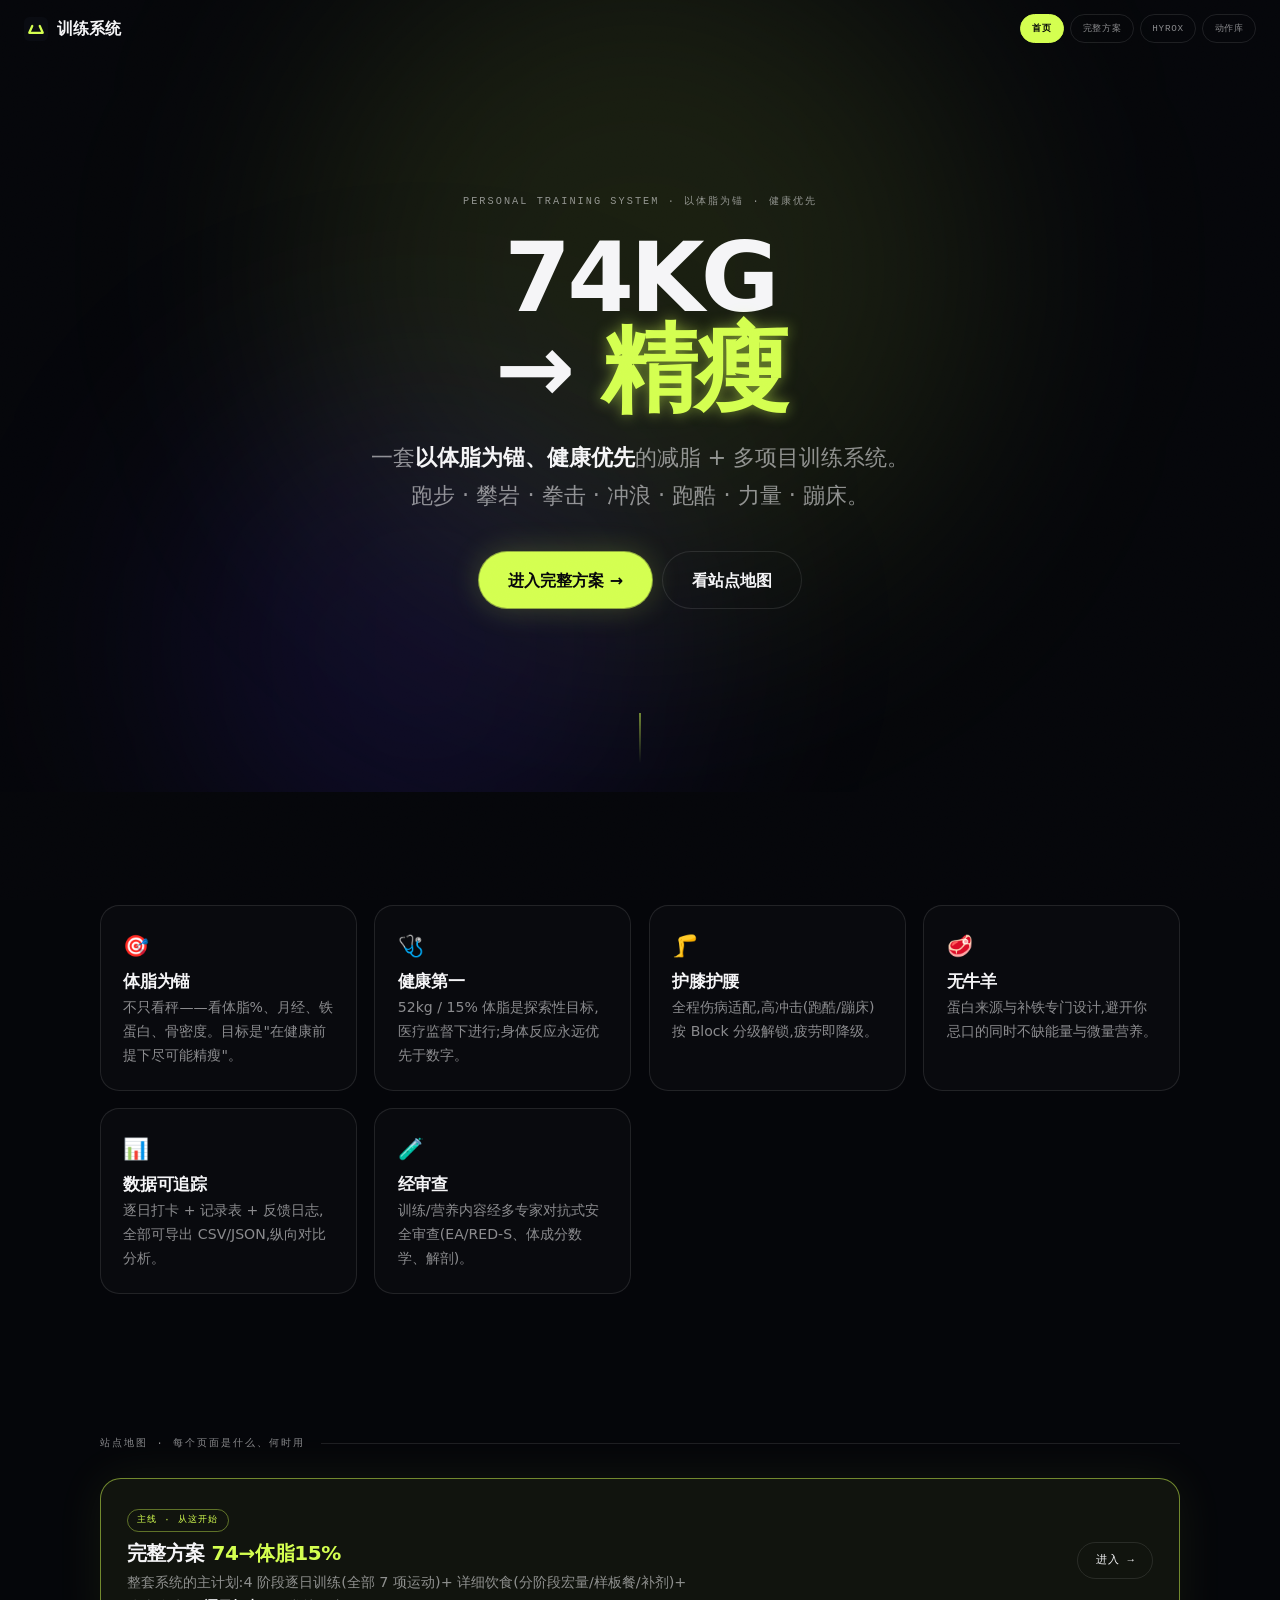
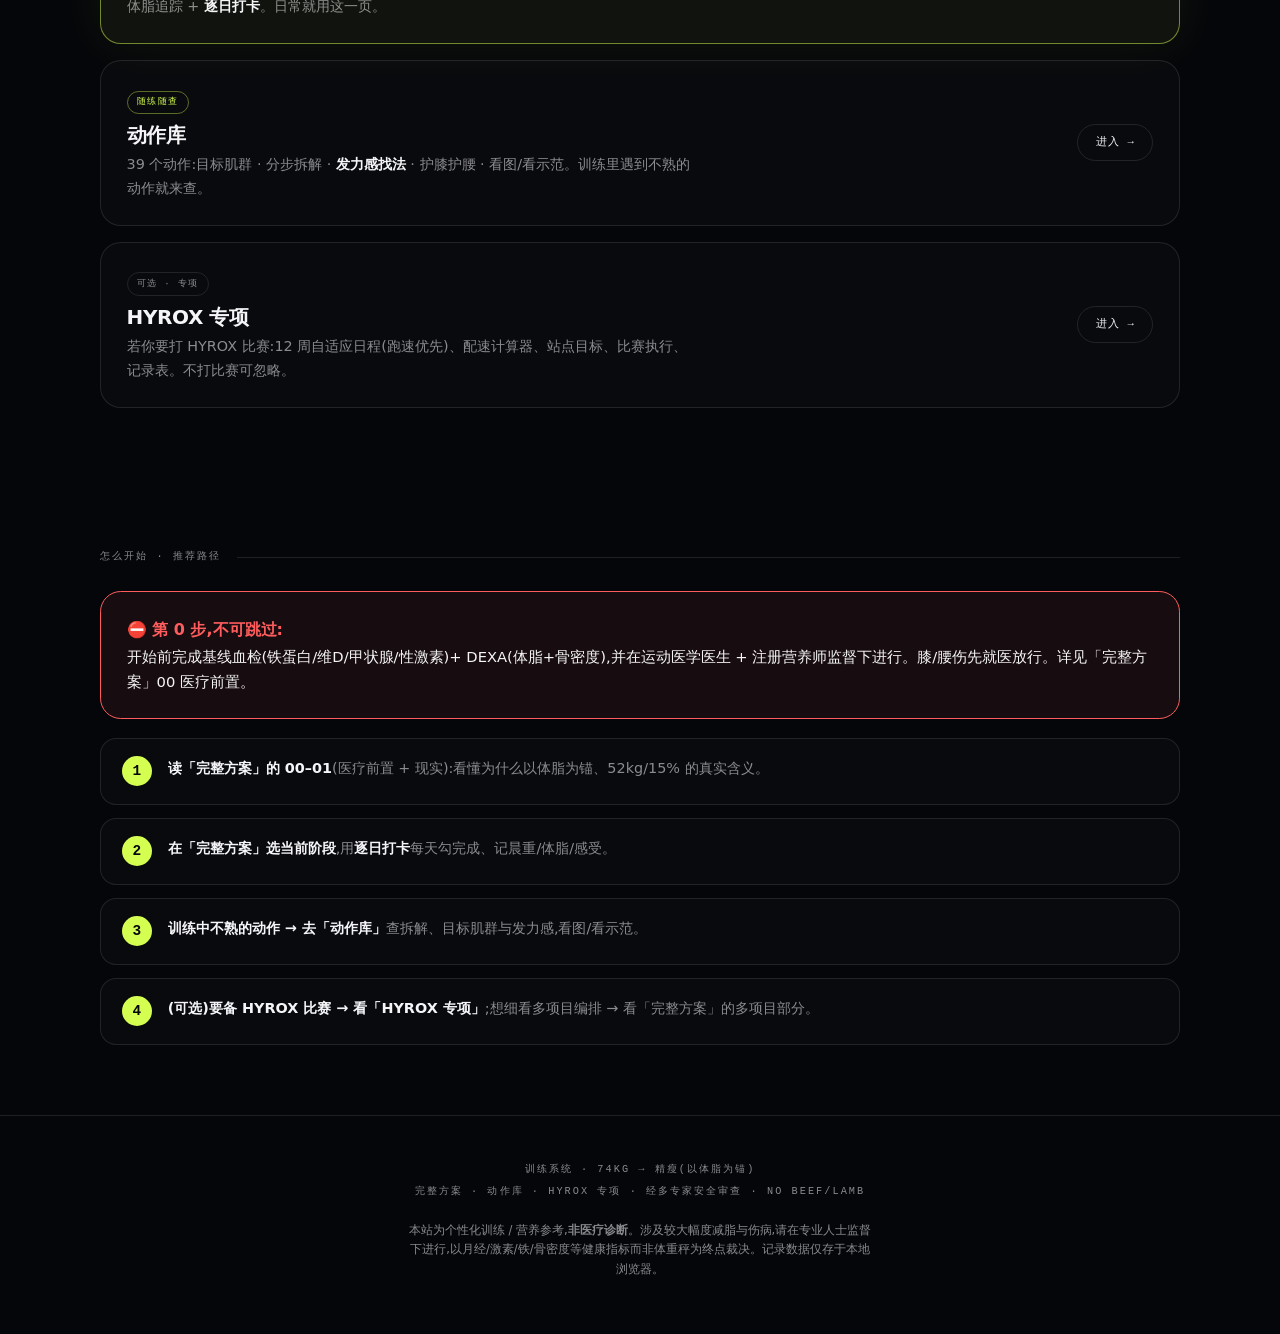
<file: index.html>
<!DOCTYPE html>
<html lang="zh-CN"><head>
<meta charset="UTF-8"><meta name="viewport" content="width=device-width, initial-scale=1.0, viewport-fit=cover">
<title>训练系统 · 74kg → 精瘦 | 首页</title>
<meta name="description" content="以体脂为锚、健康优先的完整减脂 + 多项目训练系统:完整方案、HYROX 专项、动作库与逐日打卡。">
<link rel="icon" href="data:image/svg+xml,%3Csvg xmlns='http://www.w3.org/2000/svg' viewBox='0 0 64 64'%3E%3Crect width='64' height='64' rx='14' fill='%2305060a'/%3E%3Cpath d='M14 40h36M14 40l8-16M50 40l-8-16' stroke='%23d4ff50' stroke-width='6' stroke-linecap='round' stroke-linejoin='round'/%3E%3C/svg%3E">
<link rel="stylesheet" href="assets/core.css"></head><body>
<header class="bar" id="bar">
  <a class="bar-logo" href="index.html"><svg viewBox="0 0 64 64" aria-hidden="true"><rect width="64" height="64" rx="14" fill="#0a0c12"/><path d="M14 42h36M14 42l8-18M50 42l-8-18" stroke="#d4ff50" stroke-width="6" stroke-linecap="round" stroke-linejoin="round"/></svg><span>训练系统</span></a>
  <nav class="bar-nav">
    <a href="index.html" class="active">首页</a>
    <a href="journey.html">完整方案</a>
    <a href="schedule.html">HYROX</a>
    <a href="exercises.html">动作库</a>
  </nav>
</header>

<section class="hero">
  <div class="glow" aria-hidden="true"><i></i><i></i></div>
  <div class="wrap">
    <p class="credits kick">Personal Training System · 以体脂为锚 · 健康优先</p>
    <h1>74kg<br>→ <span class="plus">精瘦</span></h1>
    <p class="slogan">一套<b>以体脂为锚、健康优先</b>的减脂 + 多项目训练系统。<br>跑步 · 攀岩 · 拳击 · 冲浪 · 跑酷 · 力量 · 蹦床。</p>
    <div class="cta">
      <a class="btn" href="journey.html">进入完整方案 →</a>
      <a class="btn ghost" href="#map">看站点地图</a>
    </div>
  </div>
  <div class="scroll-cue" aria-hidden="true"></div>
</section>

<section>
  <div class="wrap">
    <div class="sec-no reveal"><span class="credits">原则 · 这套系统怎么想</span></div>
    <div class="grid g3">
      <div class="pcard reveal"><div class="ic">🎯</div><h3>体脂为锚</h3><p>不只看秤——看体脂%、月经、铁蛋白、骨密度。目标是"在健康前提下尽可能精瘦"。</p></div>
      <div class="pcard reveal"><div class="ic">🩺</div><h3>健康第一</h3><p>52kg / 15% 体脂是探索性目标,医疗监督下进行;身体反应永远优先于数字。</p></div>
      <div class="pcard reveal"><div class="ic">🦵</div><h3>护膝护腰</h3><p>全程伤病适配,高冲击(跑酷/蹦床)按 Block 分级解锁,疲劳即降级。</p></div>
      <div class="pcard reveal"><div class="ic">🥩</div><h3>无牛羊</h3><p>蛋白来源与补铁专门设计,避开你忌口的同时不缺能量与微量营养。</p></div>
      <div class="pcard reveal"><div class="ic">📊</div><h3>数据可追踪</h3><p>逐日打卡 + 记录表 + 反馈日志,全部可导出 CSV/JSON,纵向对比分析。</p></div>
      <div class="pcard reveal"><div class="ic">🧪</div><h3>经审查</h3><p>训练/营养内容经多专家对抗式安全审查(EA/RED-S、体成分数学、解剖)。</p></div>
    </div>
  </div>
</section>

<section id="map">
  <div class="wrap">
    <div class="sec-no reveal"><span class="credits">站点地图 · 每个页面是什么、何时用</span></div>
    <div class="map">
      <a class="mcard primary reveal" href="journey.html">
        <div><span class="tag">主线 · 从这开始</span><h3>完整方案 <span class="plus">74→体脂15%</span></h3><p>整套系统的主计划:4 阶段逐日训练(全部 7 项运动)+ 详细饮食(分阶段宏量/样板餐/补剂)+ 体脂追踪 + <b style="color:var(--text)">逐日打卡</b>。日常就用这一页。</p></div>
        <span class="go">进入 →</span>
      </a>
      <a class="mcard reveal" href="exercises.html">
        <div><span class="tag">随练随查</span><h3>动作库</h3><p>39 个动作:目标肌群 · 分步拆解 · <b style="color:var(--text)">发力感找法</b> · 护膝护腰 · 看图/看示范。训练里遇到不熟的动作就来查。</p></div>
        <span class="go">进入 →</span>
      </a>
      <a class="mcard reveal" href="schedule.html">
        <div><span class="tag opt">可选 · 专项</span><h3>HYROX 专项</h3><p>若你要打 HYROX 比赛:12 周自适应日程(跑速优先)、配速计算器、站点目标、比赛执行、记录表。不打比赛可忽略。</p></div>
        <span class="go">进入 →</span>
      </a>
    </div>
  </div>
</section>

<section>
  <div class="wrap">
    <div class="sec-no reveal"><span class="credits">怎么开始 · 推荐路径</span></div>
    <div class="gate reveal"><b>⛔ 第 0 步,不可跳过:</b><p>开始前完成基线血检(铁蛋白/维D/甲状腺/性激素)+ DEXA(体脂+骨密度),并在运动医学医生 + 注册营养师监督下进行。膝/腰伤先就医放行。详见「完整方案」00 医疗前置。</p></div>
    <div class="steps reveal" style="margin-top:1.2rem;">
      <div class="step"><span><b>读「完整方案」的 00–01</b>(医疗前置 + 现实):看懂为什么以体脂为锚、52kg/15% 的真实含义。</span></div>
      <div class="step"><span><b>在「完整方案」选当前阶段</b>,用<b>逐日打卡</b>每天勾完成、记晨重/体脂/感受。</span></div>
      <div class="step"><span><b>训练中不熟的动作 → 去「动作库」</b>查拆解、目标肌群与发力感,看图/看示范。</span></div>
      <div class="step"><span><b>(可选)要备 HYROX 比赛 → 看「HYROX 专项」</b>;想细看多项目编排 → 看「完整方案」的多项目部分。</span></div>
    </div>
  </div>
</section>

<footer>
  <p class="credits">训练系统 · 74kg → 精瘦(以体脂为锚)<br>完整方案 · 动作库 · HYROX 专项 · 经多专家安全审查 · no beef/lamb</p>
  <p class="disc">本站为个性化训练 / 营养参考,<b>非医疗诊断</b>。涉及较大幅度减脂与伤病,请在专业人士监督下进行,以月经/激素/铁/骨密度等健康指标而非体重秤为终点裁决。记录数据仅存于本地浏览器。</p>
</footer>
<script src="assets/core.js"></script>
<script>HX.initChrome();</script>
</body></html>
</file>
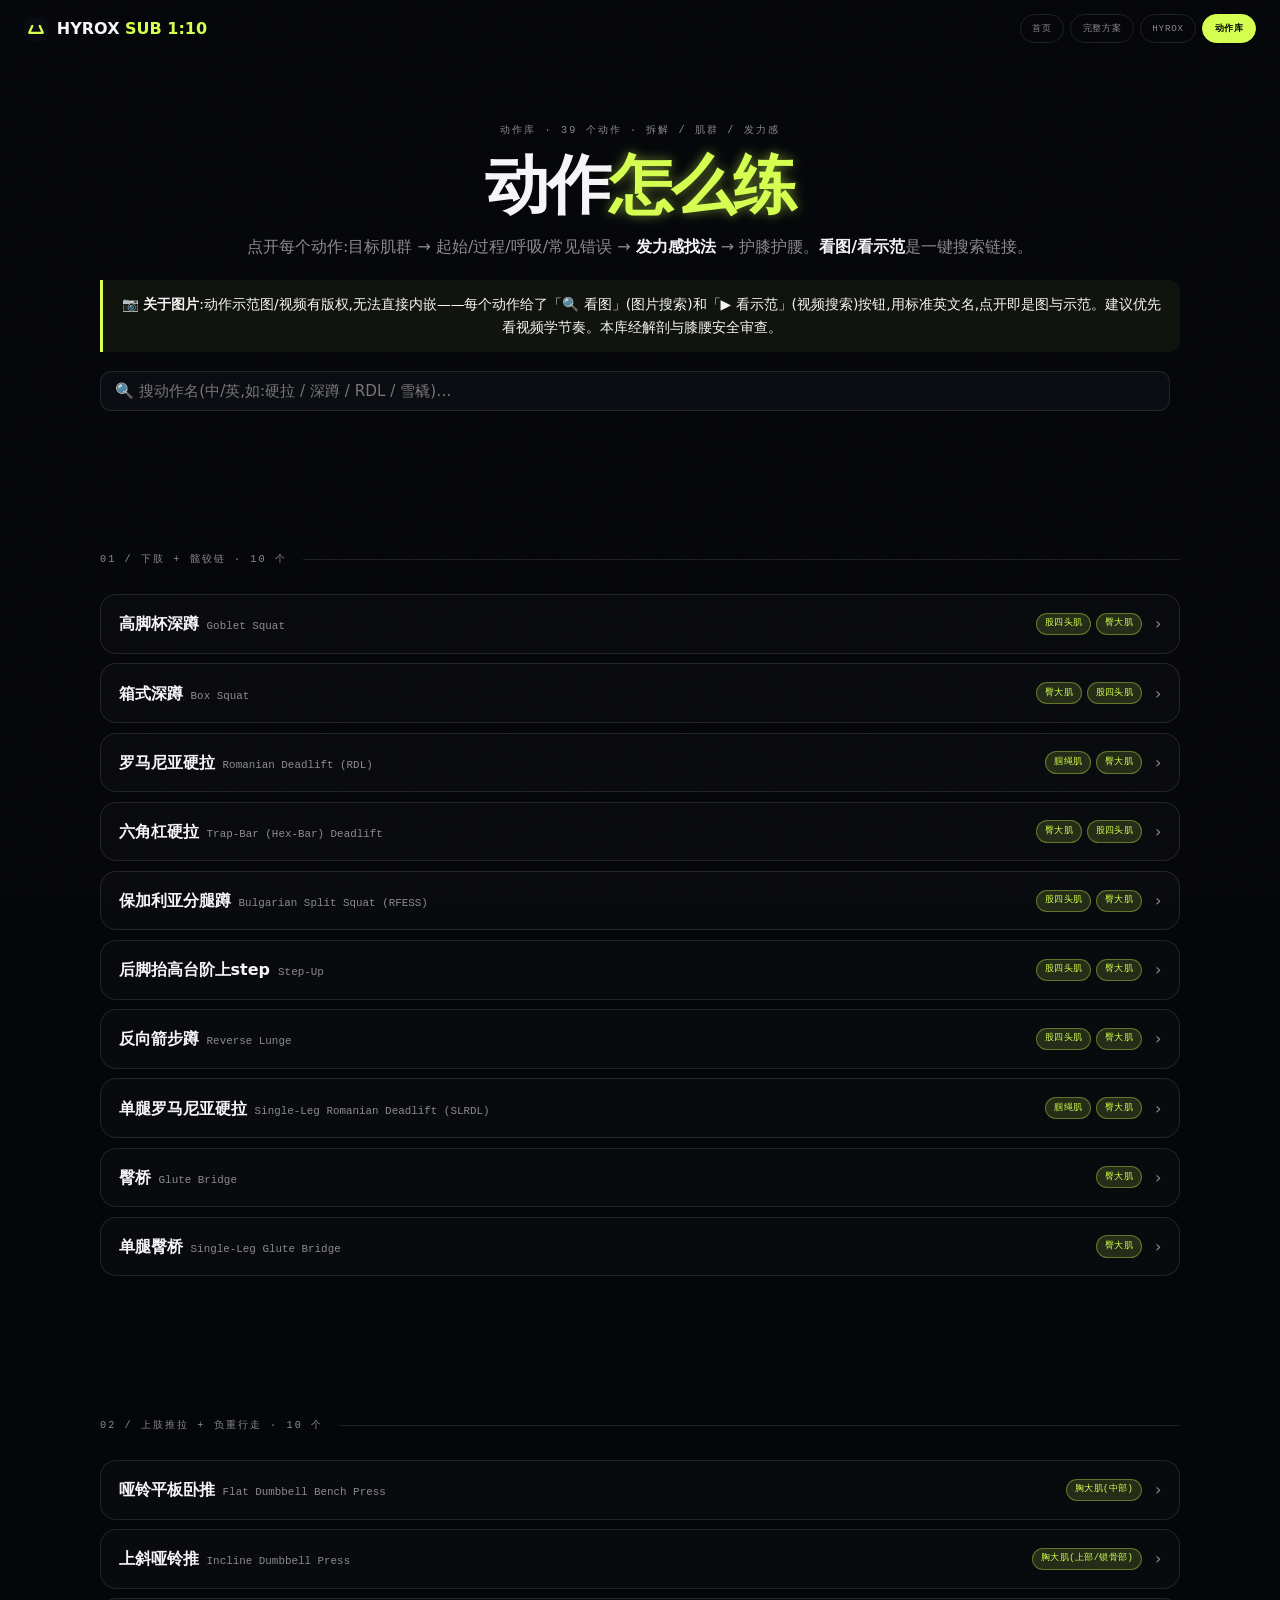
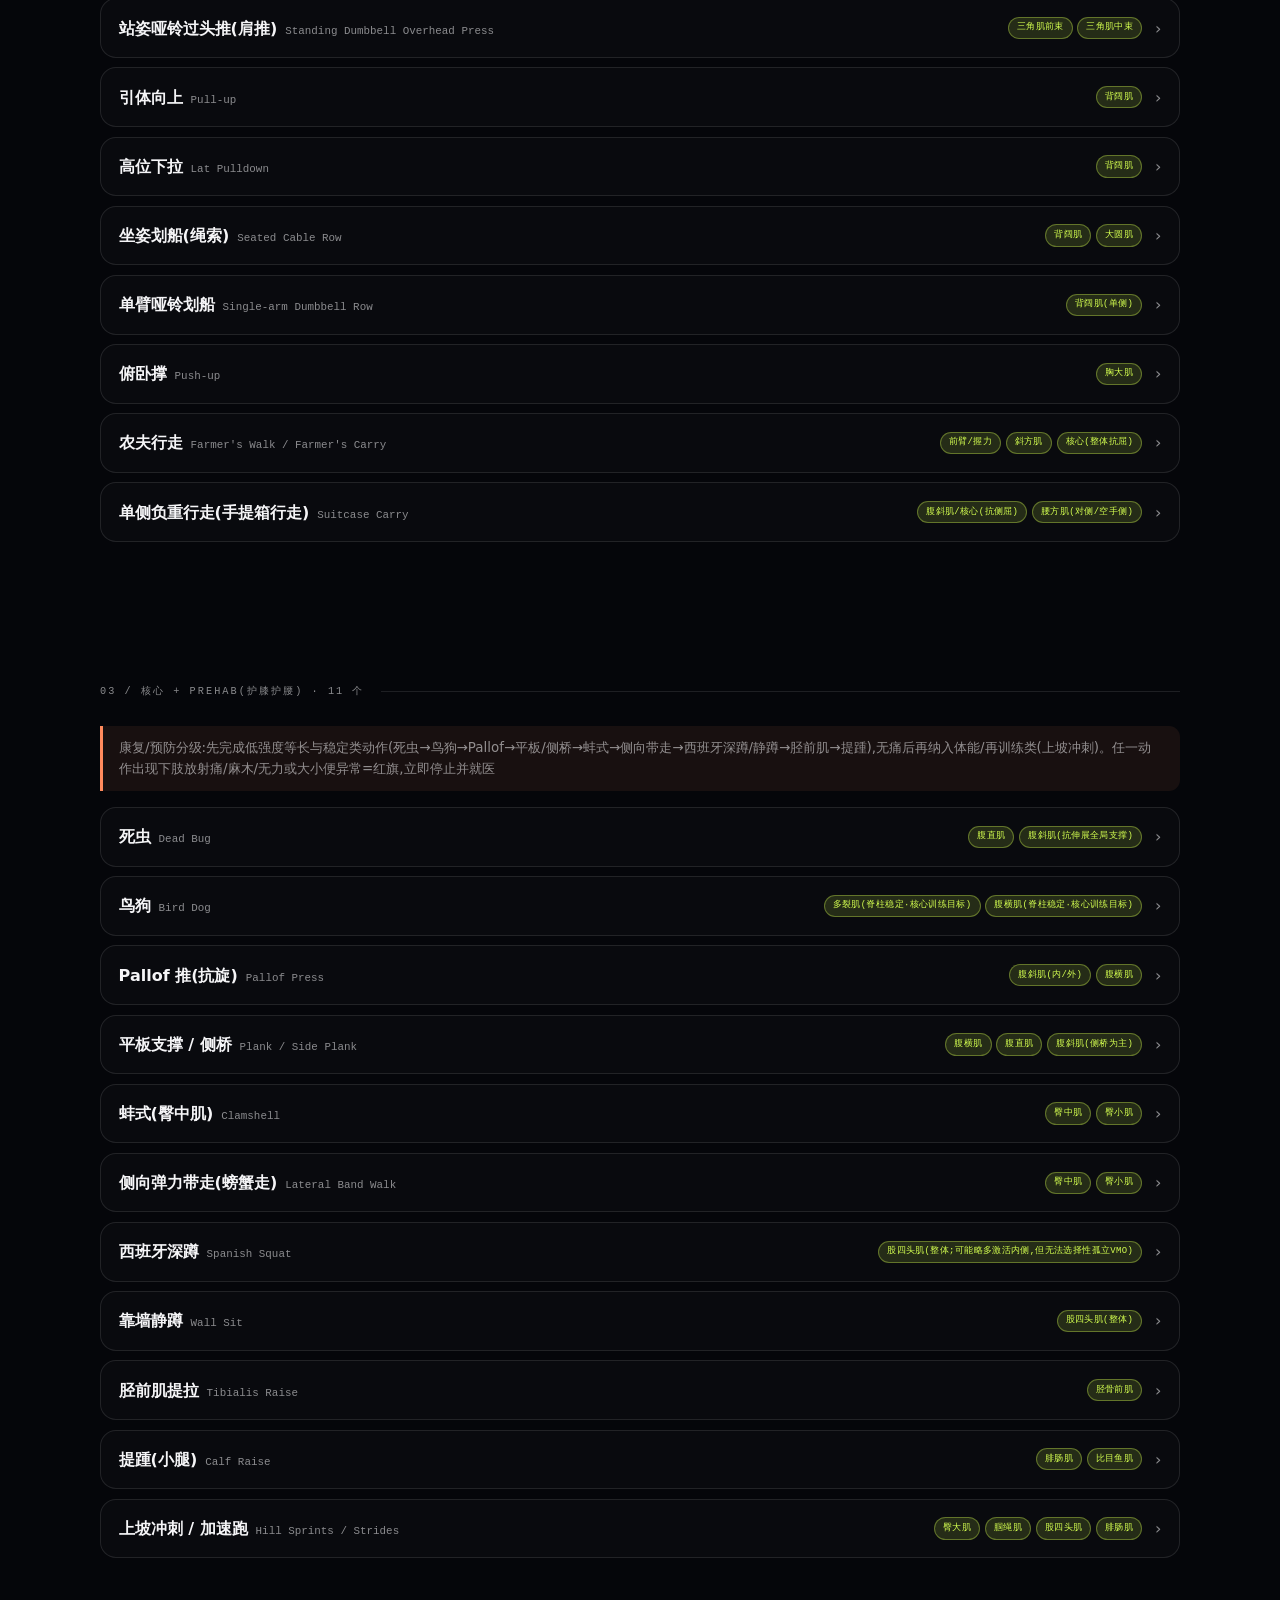
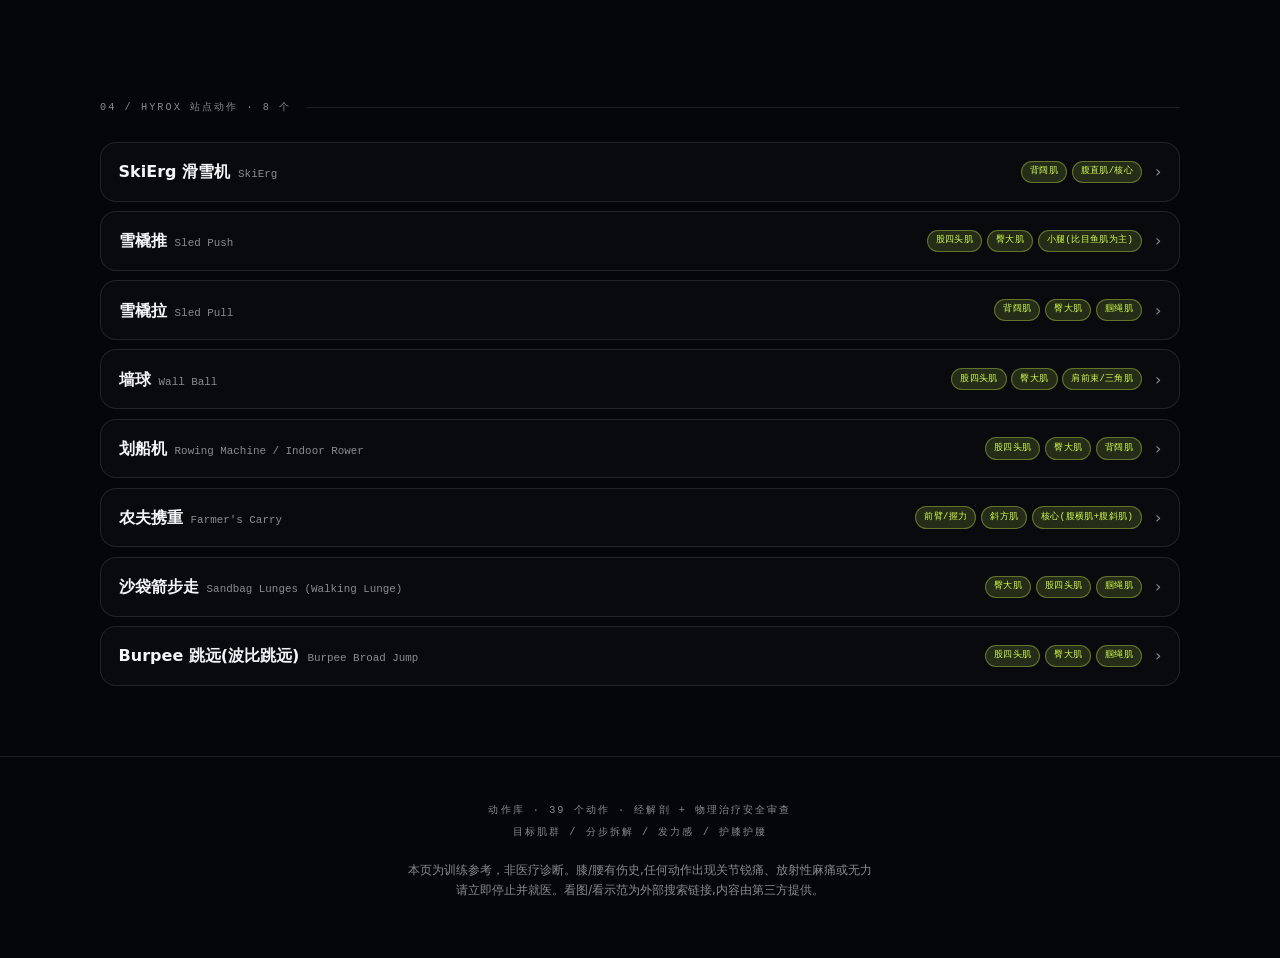
<file: exercises.html>
<!DOCTYPE html>
<html lang="zh-CN"><head>
<meta charset="UTF-8"><meta name="viewport" content="width=device-width, initial-scale=1.0, viewport-fit=cover">
<title>动作库 · 拆解 / 目标肌群 / 发力感找法</title>
<meta name="description" content="计划中 39 个动作的目标肌群、分步拆解、常见错误、发力感找法与护膝护腰注意,附看图/看示范搜索链接。经解剖与安全审查。">
<link rel="icon" href="data:image/svg+xml,%3Csvg xmlns='http://www.w3.org/2000/svg' viewBox='0 0 64 64'%3E%3Crect width='64' height='64' rx='14' fill='%2305060a'/%3E%3Cpath d='M14 40h36M14 40l8-16M50 40l-8-16' stroke='%23d4ff50' stroke-width='6' stroke-linecap='round' stroke-linejoin='round'/%3E%3C/svg%3E">
<link rel="stylesheet" href="assets/core.css"></head><body>
<header class="bar" id="bar">
  <a class="bar-logo" href="index.html"><svg viewBox="0 0 64 64" aria-hidden="true"><rect width="64" height="64" rx="14" fill="#0a0c12"/><path d="M14 42h36M14 42l8-18M50 42l-8-18" stroke="#d4ff50" stroke-width="6" stroke-linecap="round" stroke-linejoin="round"/></svg><span>HYROX <span class="plus">SUB 1:10</span></span></a>
  <nav class="bar-nav">
    <a href="index.html">首页</a>
    <a href="journey.html">完整方案</a>
    <a href="schedule.html">HYROX</a>
    <a href="exercises.html" class="active">动作库</a>
  </nav>
</header>
<section class="intro"><div class="wrap">
  <p class="credits" style="margin-bottom:1rem;">动作库 · 39 个动作 · 拆解 / 肌群 / 发力感</p>
  <h1>动作<span class="plus">怎么练</span></h1>
  <p>点开每个动作:目标肌群 → 起始/过程/呼吸/常见错误 → <b style="color:var(--text)">发力感找法</b> → 护膝护腰。<b style="color:var(--text)">看图/看示范</b>是一键搜索链接。</p>
  <div class="note0">📷 <b>关于图片</b>:动作示范图/视频有版权,无法直接内嵌——每个动作给了「🔍 看图」(图片搜索)和「▶ 看示范」(视频搜索)按钮,用标准英文名,点开即是图与示范。建议优先看视频学节奏。本库经解剖与膝腰安全审查。</div>
  <div class="exsearch"><input id="exSearch" type="search" placeholder="🔍 搜动作名(中/英,如:硬拉 / 深蹲 / RDL / 雪橇)…"><span id="exCount"></span></div>
</div></section>
<section><div class="wrap"><div class="sec-no"><span class="credits">01 / 下肢 + 髋铰链 · 10 个</span></div><div class="exlist"><details class="ex" id="ex-goblet-squat"><summary><span class="exn">高脚杯深蹲<small>Goblet Squat</small></span><span class="exm"><span class="mb p">股四头肌</span><span class="mb p">臀大肌</span></span><span class="chev">›</span></summary><div class="exb"><div class="exlinks"><a href="https://www.google.com/search?udm=2&q=Goblet+Squat+exercise" target="_blank" rel="noopener">🔍 看图</a><a href="https://www.youtube.com/results?search_query=Goblet+Squat+exercise+how+to" target="_blank" rel="noopener">▶ 看示范</a></div><div class="exrow"><span class="lab">目标肌群</span><div class="val"><div class="mbset"><b>主</b> <span class="mb p">股四头肌</span><span class="mb p">臀大肌</span></div><div class="mbset"><b>次</b> <span class="mb s">内收肌</span><span class="mb s">核心(腹横肌/竖脊肌)</span><span class="mb s">上背部</span></div></div></div><div class="exrow"><span class="lab">起始</span><div class="val">双手捧一只哑铃或壶铃竖抱于胸前(壶铃球部朝上托住,或哑铃一端立托),手肘自然指向地面。双脚与肩同宽或略宽,脚尖外旋10–30度。沉肩、肋骨下收、核心轻微绷紧。先徒手做几次掌握轨迹,再加重量。</div></div><div class="exrow"><span class="lab">过程</span><div class="val">离心(下蹲):站立顶端先吸气并轻微收腹,随后屈髋屈膝同时下沉,膝盖顺着脚尖方向往外推,重心压在全脚掌(尤其足跟与拇趾球),控制约2秒,下到大腿接近平行或你能保持腰背中立的最低点。向心(起身):脚跟蹬地,髋膝同时伸展,臀部夹紧到顶,不要先翘屁股再起上身。</div></div><div class="exrow"><span class="lab">呼吸</span><div class="val">轻负荷下吸上呼即可;较大负重时可在顶端短暂吸气收腹建立腹压,仅在下蹲到起身的最费力段短暂保持,越过最费力点即呼气。瓦式呼吸(全程憋气)禁忌:高血压、心血管病、孕期、青光眼、易头晕/晕厥者改用『下吸上呼、不憋气』,出现头晕立即停止。</div></div><div class="exrow"><span class="lab">常见错误</span><div class="val"><ul class="fl"><li>膝盖内扣(膝外翻)</li><li>脚跟离地、重心前移到脚尖</li><li>下蹲到底骨盆后翻塌腰(buttwink)</li><li>上身过度前倾变成早安式</li><li>哑铃远离身体造成上背圆肩</li></ul></div></div><div class="exrow cue"><span class="lab">★ 发力感</span><div class="val">发力感找法:(1)预激活臀部——下蹲前想象用脚把地面‘掰开’,膝盖外推时能摸到臀部外侧(臀中肌)发紧。(2)起身瞬间默念‘脚跟踩穿地板’,感觉力量从足跟经臀部传出,而不是膝盖往前顶。(3)到顶端用力夹臀1秒、像夹住一张纸,建立臀大肌收缩的终点感。(4)股四头找法:把注意力放在大腿前侧‘撑起’重量,下蹲时大腿前侧被拉长、起身时主动收缩。</div></div><div class="exrow inj"><span class="lab">护膝护腰</span><div class="val">护膝:膝盖始终对准2、3脚趾方向,严禁内扣;下蹲深度以腰背能保持中立为限,旧伤期可只蹲到大腿平行以上。护腰:全程肋骨下收、不塌腰不翘臀,憋气建立腹内压锁住下背;到底避免骨盆后翻(buttwink),感到尾骨要卷起就提高站距或减小深度。疼痛红线:正常为大腿/臀部酸胀,若出现关节内锐痛或腰部放射性麻痛应立即停训并就医,不靠自行减深度硬扛。</div></div></div></details><details class="ex" id="ex-box-squat"><summary><span class="exn">箱式深蹲<small>Box Squat</small></span><span class="exm"><span class="mb p">臀大肌</span><span class="mb p">股四头肌</span></span><span class="chev">›</span></summary><div class="exb"><div class="exlinks"><a href="https://www.google.com/search?udm=2&q=Box+Squat+exercise" target="_blank" rel="noopener">🔍 看图</a><a href="https://www.youtube.com/results?search_query=Box+Squat+exercise+how+to" target="_blank" rel="noopener">▶ 看示范</a></div><div class="exrow"><span class="lab">目标肌群</span><div class="val"><div class="mbset"><b>主</b> <span class="mb p">臀大肌</span><span class="mb p">股四头肌</span></div><div class="mbset"><b>次</b> <span class="mb s">腘绳肌</span><span class="mb s">内收肌</span><span class="mb s">竖脊肌/核心</span></div></div></div><div class="exrow"><span class="lab">起始</span><div class="val">身后放一个高度让你坐下时大腿约平行(或膝盖不超过你能耐受的角度)的箱子/凳子。双脚与肩同宽或略宽,脚尖微外旋,站位略宽于普通深蹲。杠铃后背或哑铃高脚杯均可,核心绷紧。</div></div><div class="exrow"><span class="lab">过程</span><div class="val">离心(坐下):主动后推臀部(像够后面的箱子),屈髋为主带动屈膝,胫骨尽量保持竖直,控制下放约2–3秒,轻轻坐到箱子上但不松懈(不要砸坐、不要在箱上完全瘫软放松脊柱)。向心(起身):坐稳后保持核心张力,脚跟蹬地、髋部猛力前顶站起,顶端夹臀。</div></div><div class="exrow"><span class="lab">呼吸</span><div class="val">坐下前吸气、较大负重时短暂收腹建立腹压 → 坐到箱上保持张力 → 蹬地起身越过最费力点呼气。瓦式憋气仅短暂用于最费力段;高血压、心血管、孕期、青光眼、易头晕者改用『下吸上呼、不憋气』,头晕立即停。</div></div><div class="exrow"><span class="lab">常见错误</span><div class="val"><ul class="fl"><li>重重砸坐到箱子上(冲击脊柱)</li><li>坐下时膝盖先前移而非臀部后推</li><li>在箱上完全放松导致下背失去张力</li><li>起身靠上身前倾甩起来</li><li>脚跟离地</li></ul></div></div><div class="exrow cue"><span class="lab">★ 发力感</span><div class="val">发力感找法:(1)后坐时想象屁股去‘找身后的门把手’,主动用臀部和腘绳控制下放,能明显感到大腿后侧(腘绳)被拉长。(2)坐箱瞬间保持张力别松,起身前先‘绷住臀部’再蹬,感觉是臀部把你顶起来。(3)用手指先点一下臀部,起身时确认那块肌肉先收紧。(4)胫骨竖直能把负荷导向臀和腘绳——感觉膝盖几乎不前移、力都在髋后。</div></div><div class="exrow inj"><span class="lab">护膝护腰</span><div class="val">护膝:箱式的最大优点就是减少膝前剪切力,务必保持胫骨竖直、膝盖不超过脚尖太多,膝痛者首选此动作。护腰:严禁砸坐,坐下要‘控制触箱’;坐在箱上时下背绝不可塌陷或圆背放松,全程保持腹压与脊柱中立;起身别用腰甩,用髋驱动。疼痛红线:关节内锐痛或腰部放射麻痛立即停止就医。</div></div></div></details><details class="ex" id="ex-romanian-deadlift-rdl"><summary><span class="exn">罗马尼亚硬拉<small>Romanian Deadlift (RDL)</small></span><span class="exm"><span class="mb p">腘绳肌</span><span class="mb p">臀大肌</span></span><span class="chev">›</span></summary><div class="exb"><div class="exlinks"><a href="https://www.google.com/search?udm=2&q=Romanian+Deadlift+%28RDL%29+exercise" target="_blank" rel="noopener">🔍 看图</a><a href="https://www.youtube.com/results?search_query=Romanian+Deadlift+%28RDL%29+exercise+how+to" target="_blank" rel="noopener">▶ 看示范</a></div><div class="exrow"><span class="lab">目标肌群</span><div class="val"><div class="mbset"><b>主</b> <span class="mb p">腘绳肌</span><span class="mb p">臀大肌</span></div><div class="mbset"><b>次</b> <span class="mb s">竖脊肌</span><span class="mb s">背阔肌</span><span class="mb s">上背/斜方</span><span class="mb s">前臂握力</span></div></div></div><div class="exrow"><span class="lab">起始</span><div class="val">站姿与髋同宽,膝盖微屈并在全程基本固定(约15–20度,不再继续弯)。双手正握杠铃(或哑铃)置于大腿前。沉肩、收紧背阔(想象腋下夹住毛巾),核心绷紧,杠贴近大腿。先徒手做髋铰链空摆掌握模式再负重。</div></div><div class="exrow"><span class="lab">过程</span><div class="val">离心(下放):屈髋为主——臀部主动向后推,上身随之前倾,杠铃/哑铃贴着大腿下滑过膝;下放到腘绳有明显牵拉感(通常杠到膝下/胫骨中段)即止,背全程保持中立平直。建议离心放慢到3秒。向心(起身):臀部前顶、用腘绳和臀把上身‘拉’回直立,顶端夹臀,不过度后仰。</div></div><div class="exrow"><span class="lab">呼吸</span><div class="val">直立顶端吸气、负重时短暂收腹建立腹压 → 屈髋下放保持脊柱刚性 → 回到顶端呼气。憋气仅短暂用于最费力段;高血压、心血管、孕期、青光眼、易头晕/晕厥者改用『下吸上呼、不憋气』,头晕立即停。</div></div><div class="exrow"><span class="lab">常见错误</span><div class="val"><ul class="fl"><li>弯腰圆背下放(用下背代替屈髋)</li><li>膝盖随下放越弯越多变成普通硬拉/深蹲</li><li>杠铃离开身体导致力臂变长伤腰</li><li>下放过深超过柔韧度而塌腰</li><li>顶端过度后仰挤压腰椎</li></ul></div></div><div class="exrow cue"><span class="lab">★ 发力感</span><div class="val">发力感找法:(1)关键意念‘屁股向后够墙’而不是‘弯腰向下’——髋后推到极限,腘绳像橡皮筋被拉紧,这种后侧紧绷牵拉感就是对了。(2)离心放慢到3秒,刻意去感受大腿后侧一寸寸被拉长。(3)起身时默念‘用屁股把杠推回去/把髋向前送’,顶端夹臀,而不是用腰挺。(4)预激活:开始前先轻夹一下臀、绷一下大腿后侧,建立目标肌肉的‘存在感’。(5)全程想象用背阔把杠‘黏’在腿上。</div></div><div class="exrow inj"><span class="lab">护膝护腰</span><div class="val">护腰(本动作头号重点):背必须全程中立平直,绝不可圆背;下放深度由腘绳柔韧度决定——一旦感到腰要代偿弯曲立即停止上抬,不追求杠到地面。杠/哑铃始终贴身减少腰椎力臂。旧腰伤先用轻重量或单纯髋铰链空手练模式。护膝:膝盖微屈固定、不锁死也不深蹲,避免膝关节在伸直位被反复牵拉。神经张力区分:若大腿后侧‘牵拉’伴随放射、麻刺或沿腿向下窜痛,可能是坐骨神经张力而非腘绳延展,应立即停止并就医评估,不可强行加深。</div></div></div></details><details class="ex" id="ex-trap-bar-hex-bar-deadlift"><summary><span class="exn">六角杠硬拉<small>Trap-Bar (Hex-Bar) Deadlift</small></span><span class="exm"><span class="mb p">臀大肌</span><span class="mb p">股四头肌</span></span><span class="chev">›</span></summary><div class="exb"><div class="exlinks"><a href="https://www.google.com/search?udm=2&q=Trap-Bar+%28Hex-Bar%29+Deadlift+exercise" target="_blank" rel="noopener">🔍 看图</a><a href="https://www.youtube.com/results?search_query=Trap-Bar+%28Hex-Bar%29+Deadlift+exercise+how+to" target="_blank" rel="noopener">▶ 看示范</a></div><div class="exrow"><span class="lab">目标肌群</span><div class="val"><div class="mbset"><b>主</b> <span class="mb p">臀大肌</span><span class="mb p">股四头肌</span></div><div class="mbset"><b>次</b> <span class="mb s">腘绳肌(参与低于直杠硬拉)</span><span class="mb s">竖脊肌</span><span class="mb s">斜方/上背</span><span class="mb s">核心</span><span class="mb s">前臂握力</span></div></div></div><div class="exrow"><span class="lab">起始</span><div class="val">站进六角杠中央,双脚与髋同宽。屈髋屈膝下蹲握住两侧把手(优先用低把还是高把视柔韧/伤情,膝腰不适可用高把减少下蹲幅度)。挺胸、收背阔、核心绷紧,肩在杠略前、手臂垂直,杠重心位于足中。</div></div><div class="exrow"><span class="lab">过程</span><div class="val">向心(起):全脚掌尤其足跟蹬地,髋膝同时伸展把杠竖直推/拉起来,过程中保持背中立、杠贴近身体重心线,顶端站直夹臀,不耸肩后仰。离心(放):屈髋为主带屈膝,控制约2秒把杠竖直放回地面,背始终平直。</div></div><div class="exrow"><span class="lab">呼吸</span><div class="val">下蹲握把后吸气、短暂收腹建立腹压 → 发力起身保持腹压 → 顶端站直后呼气,再吸气放下。憋气仅短暂用于最费力段;高血压、心血管、孕期、青光眼、易头晕/晕厥者改用『下吸上呼、不憋气』,头晕立即停。</div></div><div class="exrow"><span class="lab">常见错误</span><div class="val"><ul class="fl"><li>臀部先抬、上身后起变成腰主导(腘绳/腰超负荷)</li><li>圆背起杠</li><li>膝盖内扣</li><li>起身耸肩或顶端身体后仰</li><li>杠离重心导致前后晃</li></ul></div></div><div class="exrow cue"><span class="lab">★ 发力感</span><div class="val">发力感找法:(1)因为人站在杠中央、重心更接近身体,六角杠比传统硬拉更‘臀腿主导、更护腰’——起身想象‘脚把地面踩下去、同时髋向前顶’,力从足跟经臀传出。(2)起杠前先绷臀绷腿、想象‘髋膝同时打开’,避免屁股抢跑。(3)顶端用力夹臀,建立臀大肌终点收缩感。(4)想股四头时,把注意力放在‘腿把地板蹬开’的前侧发力。注:六角杠重心居中、下蹲幅度更大,实际更偏股四头+臀主导,腘绳参与低于传统直杠硬拉。</div></div><div class="exrow inj"><span class="lab">护膝护腰</span><div class="val">护腰:六角杠重心居中,是腰伤人群比传统直杠更安全的硬拉选择;仍须全程背中立、核心憋气锁脊柱,严禁圆背或‘屁股抢跑’让腰单独挑起。护膝:膝盖对准脚尖不内扣;起放控制节奏,放杠不要砸地。柔韧或伤情受限就用高把位减少下蹲深度。疼痛红线:关节内锐痛或腰部放射麻痛立即停训就医。</div></div></div></details><details class="ex" id="ex-bulgarian-split-squat-rfess"><summary><span class="exn">保加利亚分腿蹲<small>Bulgarian Split Squat (RFESS)</small></span><span class="exm"><span class="mb p">股四头肌</span><span class="mb p">臀大肌</span></span><span class="chev">›</span></summary><div class="exb"><div class="exlinks"><a href="https://www.google.com/search?udm=2&q=Bulgarian+Split+Squat+%28RFESS%29+exercise" target="_blank" rel="noopener">🔍 看图</a><a href="https://www.youtube.com/results?search_query=Bulgarian+Split+Squat+%28RFESS%29+exercise+how+to" target="_blank" rel="noopener">▶ 看示范</a></div><div class="exrow"><span class="lab">目标肌群</span><div class="val"><div class="mbset"><b>主</b> <span class="mb p">股四头肌</span><span class="mb p">臀大肌</span></div><div class="mbset"><b>次</b> <span class="mb s">内收肌</span><span class="mb s">腘绳肌</span><span class="mb s">臀中肌/髋稳定肌</span><span class="mb s">核心</span></div></div></div><div class="exrow"><span class="lab">起始</span><div class="val">找一张膝盖高度的凳子。后脚脚背或脚尖搭在凳上,前脚向前迈出约一大步(前脚落点要够远,使下蹲时前膝不过度超脚尖)。上身略前倾、核心绷紧。哑铃可双手持于体侧或高脚杯抱于胸前。前脚踩实全掌。平衡不稳者先徒手或单手扶墙/扶杆掌握轨迹再负重。</div></div><div class="exrow"><span class="lab">过程</span><div class="val">离心(下蹲):前腿屈髋屈膝垂直下沉,后膝朝地面降落,重心压在前脚足跟与全掌,控制约2秒,下到前大腿接近平行或后膝近地。向心(起):前脚足跟用力蹬地,髋膝伸展回到起始,顶端前侧臀腿收紧。后腿只作平衡支撑,不主动发力。</div></div><div class="exrow"><span class="lab">呼吸</span><div class="val">起始吸气收紧核心 → 下蹲保持骨盆稳定 → 蹬起越过最费力点呼气。负重大时短暂收腹建立腹压;高血压、心血管、孕期、青光眼、易头晕者改用『下吸上呼、不憋气』,头晕立即停。</div></div><div class="exrow"><span class="lab">常见错误</span><div class="val"><ul class="fl"><li>前脚落点太近,前膝过度前移压力全压膝盖</li><li>骨盆左右倾斜/旋转不稳</li><li>上身乱晃或过度前倒</li><li>重心压在前脚掌前端、脚跟离地</li><li>后腿乱使劲帮忙蹬</li></ul></div></div><div class="exrow cue"><span class="lab">★ 发力感</span><div class="val">发力感找法:(1)想练臀就让上身略前倾、想象‘前脚足跟踩地、髋向后向下坐’,会更多感到前腿臀部牵拉发力;想多练股四头就让躯干更竖直、重心略靠前。(2)起身时默念‘用前脚跟把地板推开、髋向前顶’,感觉臀和大腿前侧把你撑起。(3)先用手摸前侧臀部,下蹲到底时它被拉长、起身时它收紧。(4)全程把后腿当‘脚架’忘掉它,所有力量来自前腿,目标肌的感觉会立刻清晰。</div></div><div class="exrow inj"><span class="lab">护膝护腰</span><div class="val">护膝:前脚迈足够远,使下蹲时前膝大致在脚踝正上方、膝不过度超脚尖;膝盖对准脚尖不内扣;膝痛者减小下蹲深度并选竖直躯干。护腰:核心全程绷紧、骨盆保持水平不前倾塌腰;负重选高脚杯或体侧哑铃比后背杠更稳、对腰更友好。平衡退阶:不稳者先单手扶墙/扶稳固支撑、缩短幅度或先徒手练,稳定后再加重,避免失衡跌倒。单侧动作要先练弱侧、保证骨盆不歪。</div></div></div></details><details class="ex" id="ex-step-up"><summary><span class="exn">后脚抬高台阶上step<small>Step-Up</small></span><span class="exm"><span class="mb p">股四头肌</span><span class="mb p">臀大肌</span></span><span class="chev">›</span></summary><div class="exb"><div class="exlinks"><a href="https://www.google.com/search?udm=2&q=Step-Up+exercise" target="_blank" rel="noopener">🔍 看图</a><a href="https://www.youtube.com/results?search_query=Step-Up+exercise+how+to" target="_blank" rel="noopener">▶ 看示范</a></div><div class="exrow"><span class="lab">目标肌群</span><div class="val"><div class="mbset"><b>主</b> <span class="mb p">股四头肌</span><span class="mb p">臀大肌</span></div><div class="mbset"><b>次</b> <span class="mb s">臀中肌/髋稳定肌</span><span class="mb s">腘绳肌</span><span class="mb s">小腿</span><span class="mb s">核心</span></div></div></div><div class="exrow"><span class="lab">起始</span><div class="val">面对一个膝盖高度左右的稳固箱子/台阶(高度越高臀越多,初学先用较低台阶,确保台面稳固防滑)。一只脚整脚掌踏稳台面,膝对脚尖。双手可持哑铃于体侧或高脚杯抱胸。上身略前倾过台脚上方,核心绷紧。</div></div><div class="exrow"><span class="lab">过程</span><div class="val">向心(上):重心移到台上的前脚,用前脚‘踩台面’把全身推上去——主动用台上腿发力,后腿尽量少蹬地(可让后脚轻点或悬空),站上台顶端伸髋夹臀。离心(下):控制约2–3秒,用台上腿缓慢屈髋屈膝把后脚放回地面,不要直接坠落。全程同一条腿主导。</div></div><div class="exrow"><span class="lab">呼吸</span><div class="val">起步吸气收紧 → 上台发力呼气 → 下放控制时吸气。负重时仅短暂收腹,不长憋气;高血压、心血管、孕期、青光眼、易头晕者用『下吸上呼』,头晕立即停。</div></div><div class="exrow"><span class="lab">常见错误</span><div class="val"><ul class="fl"><li>后脚用力蹬地‘借力’上台(目标腿没真正发力)</li><li>台面太高导致骨盆晃动或上身猛甩</li><li>前脚只用脚掌前端、脚跟没踩实</li><li>膝盖内扣</li><li>下放时直接跳/砸落地不控制</li></ul></div></div><div class="exrow cue"><span class="lab">★ 发力感</span><div class="val">发力感找法:(1)核心意念‘只用台上那条腿把自己踩上去’,后脚像没有一样——这能立刻把感觉集中到台上腿的臀和股四头。(2)上台时想‘前脚跟用力下踩台面’,会更多调动臀部;想多练股四头则重心略靠前用大腿前侧推。(3)离心放慢到3秒,感受台上腿臀腿控制全身重量缓缓下降。(4)顶端伸髋夹臀1秒建立臀收缩终点感。</div></div><div class="exrow inj"><span class="lab">护膝护腰</span><div class="val">护膝:台面高度量力而行(膝伤先用低台减少屈膝角度);上台和下放都让膝盖对准脚尖不内扣;下放务必缓慢离心,严禁跳落冲击膝关节。护腰:核心绷紧、上身前倾但脊柱中立不塌腰;避免用上身甩动借力,骨盆保持稳定不左右歪;负重选体侧哑铃更稳。跌落/平衡防护:台面务必稳固防滑,平衡不稳者先用低台并扶墙/扶杆、徒手掌握轨迹再负重,防止踩空跌倒。</div></div></div></details><details class="ex" id="ex-reverse-lunge"><summary><span class="exn">反向箭步蹲<small>Reverse Lunge</small></span><span class="exm"><span class="mb p">股四头肌</span><span class="mb p">臀大肌</span></span><span class="chev">›</span></summary><div class="exb"><div class="exlinks"><a href="https://www.google.com/search?udm=2&q=Reverse+Lunge+exercise" target="_blank" rel="noopener">🔍 看图</a><a href="https://www.youtube.com/results?search_query=Reverse+Lunge+exercise+how+to" target="_blank" rel="noopener">▶ 看示范</a></div><div class="exrow"><span class="lab">目标肌群</span><div class="val"><div class="mbset"><b>主</b> <span class="mb p">股四头肌</span><span class="mb p">臀大肌</span></div><div class="mbset"><b>次</b> <span class="mb s">腘绳肌</span><span class="mb s">臀中肌/髋稳定肌</span><span class="mb s">内收肌</span><span class="mb s">核心</span></div></div></div><div class="exrow"><span class="lab">起始</span><div class="val">双脚与髋同宽站立,核心绷紧,上身略前倾。双手持哑铃于体侧或高脚杯抱胸。选定前脚(支撑脚)踩实全掌。平衡不稳者先徒手或一侧扶墙/扶杆掌握节奏再负重。</div></div><div class="exrow"><span class="lab">过程</span><div class="val">离心(后撤下蹲):一脚向后跨一大步,后脚前脚掌着地,身体垂直下沉,后膝朝地面降落(不触地或轻触),前腿全掌踩稳,前膝大致在脚踝正上方,控制约2秒。向心(起):前脚足跟蹬地、髋膝伸展把后脚收回到起始站立,顶端前腿臀部收紧。</div></div><div class="exrow"><span class="lab">呼吸</span><div class="val">起始吸气收紧核心 → 后撤下蹲保持稳定 → 蹬回起身呼气。负重时仅短暂收腹建立腹压;高血压、心血管、孕期、青光眼、易头晕者改用『下吸上呼、不憋气』,头晕立即停。</div></div><div class="exrow"><span class="lab">常见错误</span><div class="val"><ul class="fl"><li>前膝过度前移超过脚尖</li><li>上身后仰或左右晃</li><li>后撤步幅太小导致膝盖压力大</li><li>骨盆侧倾不稳</li><li>起身靠后脚蹬而非前腿发力</li></ul></div></div><div class="exrow cue"><span class="lab">★ 发力感</span><div class="val">发力感找法:(1)反向箭步比向前箭步对膝盖更友好、更易控制——意念放在‘前腿吃住重量、用前脚跟把地板推开’,感觉前侧臀和大腿前侧发力。(2)想多练臀就让上身略前倾、髋向后坐感受臀部牵拉;想练股四头就躯干竖直。(3)起身默念‘髋向前顶、前脚跟蹬地’,顶端夹臀。(4)后撤腿当‘探路脚’,主力始终在前腿,目标肌感会更明确。</div></div><div class="exrow inj"><span class="lab">护膝护腰</span><div class="val">护膝:反向(后撤)方向减少了前膝的冲击与剪切力,是膝伤优选;后撤步幅要够大让前膝不超脚尖、膝对脚尖不内扣;后膝轻触地或不触地、别砸地。护腰:核心绷紧、骨盆保持水平,上身可略前倾但脊柱中立;先练弱侧保证两侧均衡,避免代偿性塌腰侧倾。平衡退阶:不稳者先一侧扶墙/扶杆或缩短步幅、先徒手熟练再负重,防止失衡跌倒。</div></div></div></details><details class="ex" id="ex-single-leg-romanian-deadlift-slrdl"><summary><span class="exn">单腿罗马尼亚硬拉<small>Single-Leg Romanian Deadlift (SLRDL)</small></span><span class="exm"><span class="mb p">腘绳肌</span><span class="mb p">臀大肌</span></span><span class="chev">›</span></summary><div class="exb"><div class="exlinks"><a href="https://www.google.com/search?udm=2&q=Single-Leg+Romanian+Deadlift+%28SLRDL%29+exercise" target="_blank" rel="noopener">🔍 看图</a><a href="https://www.youtube.com/results?search_query=Single-Leg+Romanian+Deadlift+%28SLRDL%29+exercise+how+to" target="_blank" rel="noopener">▶ 看示范</a></div><div class="exrow"><span class="lab">目标肌群</span><div class="val"><div class="mbset"><b>主</b> <span class="mb p">腘绳肌</span><span class="mb p">臀大肌</span></div><div class="mbset"><b>次</b> <span class="mb s">臀中肌/髋稳定肌</span><span class="mb s">竖脊肌</span><span class="mb s">核心</span><span class="mb s">踝/足稳定肌</span></div></div></div><div class="exrow"><span class="lab">起始</span><div class="val">单脚站立(支撑腿膝微屈约15度并固定),另一手或双手持轻哑铃。支撑脚全掌踩稳、足趾抓地保持平衡。沉肩收背阔,核心绷紧,骨盆摆正。</div></div><div class="exrow"><span class="lab">过程</span><div class="val">离心(下放):支撑腿屈髋,臀部向后推,上身前倾的同时后腿向后上方伸展,身体与后腿连成一条直线(像跷跷板),哑铃贴近支撑腿下滑;下到腘绳明显牵拉、背保持平直即止,放慢约3秒。向心(起):支撑腿臀部与腘绳发力把上身‘拉’回直立,后腿收回,顶端夹臀。全程保持骨盆水平(髋骨两侧朝下、不要向上翻开)。</div></div><div class="exrow"><span class="lab">呼吸</span><div class="val">直立吸气、负重时短暂收腹建立腹压 → 屈髋下放保持脊柱刚性与平衡 → 回到顶端呼气。本动作负重轻一般无需长憋气;高血压、心血管、孕期、青光眼、易头晕者用『下吸上呼、不憋气』,头晕立即停。</div></div><div class="exrow"><span class="lab">常见错误</span><div class="val"><ul class="fl"><li>骨盆旋转打开(后腿那侧髋上翻)</li><li>圆背下放</li><li>支撑膝越弯越多变成单腿深蹲</li><li>靠惯性甩动而非控制</li><li>重心晃动用脚趾死抠代替髋稳定</li></ul></div></div><div class="exrow cue"><span class="lab">★ 发力感</span><div class="val">发力感找法:(1)想象身体是一根‘跷跷板’绕髋关节转动——头和后脚同时一上一下,注意力放在支撑腿大腿后侧被拉长的牵拉感。(2)刻意保持‘骨盆两侧像端水的托盘一样水平’,后腿脚底朝向天花板(不外翻),此时臀中肌和臀大肌稳定发力的感觉最强。(3)离心放慢3秒细品腘绳拉长。(4)起身默念‘用屁股把自己拉直、髋向前送’,顶端夹臀。平衡不稳就先扶墙/扶杆找感觉。</div></div><div class="exrow inj"><span class="lab">护膝护腰</span><div class="val">护腰:与双腿RDL同理,背全程中立平直、屈髋而非弯腰,下放深度由腘绳柔韧决定,腰要代偿就停。单腿负重轻、对腰更友好,适合腰伤期重建髋铰链模式。护膝:支撑膝微屈固定不锁死不深蹲。神经张力区分:若牵拉感伴随放射、麻刺或沿腿向下窜痛,可能是坐骨神经张力而非腘绳延展,应立即停止并就医评估,不可强行加深。平衡:可单手扶墙或先做‘踢腿式’降低难度,避免为找平衡而骨盆歪斜代偿;练前充分激活臀中肌(如侧向蚌式)有助稳定。</div></div></div></details><details class="ex" id="ex-glute-bridge"><summary><span class="exn">臀桥<small>Glute Bridge</small></span><span class="exm"><span class="mb p">臀大肌</span></span><span class="chev">›</span></summary><div class="exb"><div class="exlinks"><a href="https://www.google.com/search?udm=2&q=Glute+Bridge+exercise" target="_blank" rel="noopener">🔍 看图</a><a href="https://www.youtube.com/results?search_query=Glute+Bridge+exercise+how+to" target="_blank" rel="noopener">▶ 看示范</a></div><div class="exrow"><span class="lab">目标肌群</span><div class="val"><div class="mbset"><b>主</b> <span class="mb p">臀大肌</span></div><div class="mbset"><b>次</b> <span class="mb s">腘绳肌</span><span class="mb s">核心/腹横肌</span><span class="mb s">竖脊肌(等长)</span></div></div></div><div class="exrow"><span class="lab">起始</span><div class="val">仰卧屈膝,双脚与髋同宽踩地、脚跟距臀约一掌(脚跟在膝正下方偏后)。手臂置于体侧。肋骨下收、腰椎贴近地面(骨盆轻微后倾),下巴微收。负重可将哑铃/杠铃置于髋部(下方垫软垫)。</div></div><div class="exrow"><span class="lab">过程</span><div class="val">向心(抬髋):脚跟下压、夹紧臀部把骨盆顶向天花板,直到肩-髋-膝成一条直线,顶端用力夹臀停1–2秒。注意是‘卷骨盆+伸髋’而非用腰拱起来。离心(下放):控制约2秒把臀部缓慢放回,不完全松地保持张力(或轻触地立即再起)。</div></div><div class="exrow"><span class="lab">呼吸</span><div class="val">起始吸气 → 抬髋伸髋顶端呼气并主动收紧臀部(呼气有助骨盆后倾、避免塌腰) → 下放吸气。本动作以呼气配合臀收缩为主,无需憋气;即便加重也不长憋气,易头晕者按节奏呼吸、勿屏息。</div></div><div class="exrow"><span class="lab">常见错误</span><div class="val"><ul class="fl"><li>用下背拱起代替伸髋(顶端塌腰挺肚子)</li><li>脚放太远变成腘绳主导、臀部参与少</li><li>顶端过伸腰椎(肋骨张开)</li><li>膝盖外开或内扣</li><li>靠惯性弹起不夹臀</li></ul></div></div><div class="exrow cue"><span class="lab">★ 发力感</span><div class="val">发力感找法:(1)抬髋前先‘骨盆后倾、腰贴地’,把腰椎锁住,这样顶起来的力只能由臀部输出,能立刻屏蔽下背代偿。(2)动作中用手指按住臀部,顶端确认它在用力收缩、像‘把屁股两边肉夹紧夹住一张纸’。(3)想象‘脚跟把地板向下踩’而非向前蹬,顶端夹臀停1–2秒强化收缩感。(4)若总感到腘绳或腰先酸,把脚向臀部靠近一点、并先做骨盆后倾再发力。</div></div><div class="exrow inj"><span class="lab">护膝护腰</span><div class="val">护腰(关键):顶端高度以髋伸直成直线为止,绝不靠拱腰‘再多顶一点’;肋骨下收、靠呼气和臀收缩维持骨盆后倾,避免腰椎过伸——这是臀桥伤腰的主因。护膝:脚跟在膝下方、膝盖对准脚尖不内扣外翻;负重置髋时下垫软垫保护髋骨。适合膝/腰伤期作为低冲击的臀部激活与重建动作;若顶端出现腰部锐痛或放射麻痛应停止。</div></div></div></details><details class="ex" id="ex-single-leg-glute-bridge"><summary><span class="exn">单腿臀桥<small>Single-Leg Glute Bridge</small></span><span class="exm"><span class="mb p">臀大肌</span></span><span class="chev">›</span></summary><div class="exb"><div class="exlinks"><a href="https://www.google.com/search?udm=2&q=Single-Leg+Glute+Bridge+exercise" target="_blank" rel="noopener">🔍 看图</a><a href="https://www.youtube.com/results?search_query=Single-Leg+Glute+Bridge+exercise+how+to" target="_blank" rel="noopener">▶ 看示范</a></div><div class="exrow"><span class="lab">目标肌群</span><div class="val"><div class="mbset"><b>主</b> <span class="mb p">臀大肌</span></div><div class="mbset"><b>次</b> <span class="mb s">腘绳肌</span><span class="mb s">臀中肌/髋稳定肌</span><span class="mb s">核心/腹横肌</span></div></div></div><div class="exrow"><span class="lab">起始</span><div class="val">仰卧屈膝,一脚与髋同宽踩地(脚跟在膝下偏后),另一腿伸直或屈髋抬起(膝向胸或腿伸向天花板)。肋骨下收、腰贴地、骨盆后倾。手臂置于体侧辅助稳定。</div></div><div class="exrow"><span class="lab">过程</span><div class="val">向心(抬髋):支撑脚脚跟下压、夹臀把骨盆顶起,直到肩-髋-膝成直线,保持骨盆两侧水平不歪斜,顶端夹臀停1–2秒。离心(下放):控制约2秒缓慢放回,保持张力与骨盆水平。一组内同一条腿。</div></div><div class="exrow"><span class="lab">呼吸</span><div class="val">起始吸气 → 抬髋顶端呼气并收紧支撑侧臀部 → 下放吸气。以呼气配合臀收缩为主、无需憋气;易头晕者按节奏呼吸、勿屏息。</div></div><div class="exrow"><span class="lab">常见错误</span><div class="val"><ul class="fl"><li>骨盆向非支撑侧下掉/旋转(髋不水平)</li><li>用下背拱起代偿</li><li>顶端塌腰过伸</li><li>支撑脚太远变腘绳主导</li><li>靠抬起腿甩动借力</li></ul></div></div><div class="exrow cue"><span class="lab">★ 发力感</span><div class="val">发力感找法:(1)单腿负荷集中,臀部发力感比双腿更明显——抬髋前先骨盆后倾锁腰,确保力由支撑侧臀部输出。(2)核心意念‘保持骨盆像端水盘一样两侧水平’,非支撑侧不许掉下去,这会强烈激活支撑侧臀大肌+臀中肌。(3)手指按支撑侧臀部确认顶端收缩,夹臀停1–2秒。(4)若腘绳先抽筋/酸,脚向臀靠近一点并强化先夹臀再顶。</div></div><div class="exrow inj"><span class="lab">护膝护腰</span><div class="val">护腰:同臀桥,顶端只伸到髋直线、靠臀收缩与骨盆后倾防止腰椎过伸;严禁拱腰借力。护膝:支撑脚跟在膝下、膝对脚尖不内扣。骨盆稳定:重点保持两侧水平,先练弱侧、纠正左右臀力量不平衡,对跑步/攀岩的单侧髋稳定很有价值;难度高可先做双腿臀桥或缩短杠杆(屈髋抬腿而非伸直)。出现腰部锐痛或放射麻痛应停止。</div></div></div></details></div></div></section>
<section><div class="wrap"><div class="sec-no"><span class="credits">02 / 上肢推拉 + 负重行走 · 10 个</span></div><div class="exlist"><details class="ex" id="ex-flat-dumbbell-bench-press"><summary><span class="exn">哑铃平板卧推<small>Flat Dumbbell Bench Press</small></span><span class="exm"><span class="mb p">胸大肌(中部)</span></span><span class="chev">›</span></summary><div class="exb"><div class="exlinks"><a href="https://www.google.com/search?udm=2&q=Flat+Dumbbell+Bench+Press+exercise" target="_blank" rel="noopener">🔍 看图</a><a href="https://www.youtube.com/results?search_query=Flat+Dumbbell+Bench+Press+exercise+how+to" target="_blank" rel="noopener">▶ 看示范</a></div><div class="exrow"><span class="lab">目标肌群</span><div class="val"><div class="mbset"><b>主</b> <span class="mb p">胸大肌(中部)</span></div><div class="mbset"><b>次</b> <span class="mb s">三角肌前束</span><span class="mb s">肱三头肌</span></div></div></div><div class="exrow"><span class="lab">起始</span><div class="val">仰卧在平凳上。护腰首选姿势:双脚踏实地面、屈膝约90°,轻微骨盆后倾+绷腹,让腰椎保持中立(腰与凳之间约能塞进一只手掌),靠脚和核心提供稳定底面。两只哑铃放在大腿根,用膝盖顶送顺势躺下,哑铃落到胸两侧、约乳头高度。肩胛后缩下沉、贴紧凳面,胸口微微挺起形成自然小拱(不是塌腰)。手腕中立、与前臂成直线,哑铃略低于肩、夹角约45°。备选:仅当用轻重量/小哑铃且下背仍敏感时,才把脚抬到凳上做屈髋姿——但此姿势会缩小支撑底面、降低稳定,务必同时降重量,搬重哑铃时不要用此姿势。</div></div><div class="exrow"><span class="lab">过程</span><div class="val">向心:呼气,胸口主动'把哑铃推向天花板',两只哑铃走略向内的弧线,顶点不互相撞,肘不完全锁死(留一点弯)。离心:吸气,放慢2–3秒,控制哑铃回到胸两侧,感觉胸肌被拉开、有张力,肘约落到与躯干平面齐或略低即可,不必过度下放。脱困(无保护必读):单人哑铃卧推务必选保守重量;一旦推不起来,绝不把哑铃往脸/颈方向放——双臂同时把哑铃下放到体侧、贴近地面卸力,同时身体顺势坐起把哑铃放到大腿/地面。若场地允许,优先改用 floor press(躺地面做,地板自然限制下放深度,既防脱困意外又护肩)。</div></div><div class="exrow"><span class="lab">呼吸</span><div class="val">下放(离心)吸气,推起(向心)呼气。高血压/心血管风险者:避免长时间憋气(Valsalva),全程采用'发力时呼气';仅熟练者在大重量顶部可用极短屏息稳定核心,绝不憋到头晕、脸胀。</div></div><div class="exrow"><span class="lab">常见错误</span><div class="val"><ul class="fl"><li>肩胛没收紧、肩头前顶导致用肩发力、肩前痛</li><li>哑铃下放过深超过身体平面拉伤肩关节</li><li>塌腰把腰拱得过高借力</li><li>手腕后折(哑铃压腕)</li><li>两手不同步、上推时晃动</li><li>选重过大、无保护时力竭无脱困预案(最现实的受伤场景)</li></ul></div></div><div class="exrow cue"><span class="lab">★ 发力感</span><div class="val">推之前先用一只手摸自己的胸大肌外缘,体会'夹'的感觉;正式做时想象'用胸口把哑铃顶起来,而不是用手臂举'。可在第一组前做2组徒手夹胸(双手胸前互推10秒)预激活胸肌。推到顶时想象'两个哑铃中间夹一张纸',主动收缩内夹,让胸肌顶峰收缩更明显。离心放慢到3秒,专注'胸肌被慢慢拉长'的牵拉感。</div></div><div class="exrow inj"><span class="lab">护膝护腰</span><div class="val">腰:全程腰背只留自然小拱,腰与凳之间能塞进一只手掌即可,首选脚踏地屈膝+绷腹保持中立腰,不要为了举更重而拱腰顶髋;脚上凳屈髋姿仅作轻重量备选并务必降重量。膝:无负荷,踏地脚保持膝盖不内扣即可。肩:下放别过深、肘不要外展到90°一字型,保持约45°夹角保护肩前关节囊。无保护安全:选保守可控重量,练前想好脱困路线(向体侧放、不向脸颈),或直接做 floor press。疼痛红线:全程在无痛 ROM 内训练,出现肩/腕/肘关节锐痛立即停止,降重或换动作,绝不忍痛硬推。</div></div></div></details><details class="ex" id="ex-incline-dumbbell-press"><summary><span class="exn">上斜哑铃推<small>Incline Dumbbell Press</small></span><span class="exm"><span class="mb p">胸大肌(上部/锁骨部)</span></span><span class="chev">›</span></summary><div class="exb"><div class="exlinks"><a href="https://www.google.com/search?udm=2&q=Incline+Dumbbell+Press+exercise" target="_blank" rel="noopener">🔍 看图</a><a href="https://www.youtube.com/results?search_query=Incline+Dumbbell+Press+exercise+how+to" target="_blank" rel="noopener">▶ 看示范</a></div><div class="exrow"><span class="lab">目标肌群</span><div class="val"><div class="mbset"><b>主</b> <span class="mb p">胸大肌(上部/锁骨部)</span></div><div class="mbset"><b>次</b> <span class="mb s">三角肌前束</span><span class="mb s">肱三头肌</span></div></div></div><div class="exrow"><span class="lab">起始</span><div class="val">靠背角度调到30–45°(超过45°会变成更偏肩的推)。坐稳后同样用膝盖顶送把哑铃带到肩前。背贴靠背、肩胛后缩下沉,臀部不离凳,头自然靠住。哑铃起始落在锁骨偏外、上胸两侧,手腕中立。无保护时先选保守重量,练前想好脱困路线。</div></div><div class="exrow"><span class="lab">过程</span><div class="val">向心:呼气,沿略向内的弧线把哑铃推向'眼睛上方'方向(不是垂直向上,而是顺着斜面),顶点不锁死。离心:吸气,慢放2–3秒回到上胸两侧,感觉上胸被拉伸。脱困(无保护必读):一旦力竭推不起,绝不往脸/颈方向放;双臂同时把哑铃下放到体侧、贴身体往大腿/地面卸下,身体顺靠背坐稳即可,不要勉强单边硬撑。</div></div><div class="exrow"><span class="lab">呼吸</span><div class="val">离心吸气、向心呼气;保持肋骨不外翻、核心轻微收紧。高血压/心血管风险者避免憋气,采用'发力时呼气';不憋到头晕。</div></div><div class="exrow"><span class="lab">常见错误</span><div class="val"><ul class="fl"><li>靠背角度太高变成肩推、上胸没刺激</li><li>下放到肚子方向(轨迹错)而非上胸</li><li>耸肩、肩胛上提导致斜方肌和肩前代偿</li><li>臀部离凳、腰过度拱起借力</li><li>顶部肘锁死卸力</li><li>无保护选重过大、力竭无脱困预案</li></ul></div></div><div class="exrow cue"><span class="lab">★ 发力感</span><div class="val">做前用手指按住锁骨下方一指宽的上胸区域,推起时去感受'这块在收紧、在把哑铃顶起来'。预激活:做1–2组上斜俯卧撑或弹力带高位夹胸找上胸发力。心里默念'推向眼睛斜上方',轨迹对了上胸的发力感立刻清晰。顶部主动内夹做1秒顶峰收缩再下放。</div></div><div class="exrow inj"><span class="lab">护膝护腰</span><div class="val">腰:臀部和下背全程贴靠背,不要为了多推几下而把臀抬离凳、腰悬空——这是上斜推最伤腰的动作;靠背已给腰支撑,利用它。肩:角度别超45°、下放别过深保护肩前。膝:踏地稳住即可,无特别风险。无保护安全:选保守重量,脱困向体侧放、不向脸颈。疼痛红线:在无痛 ROM 内训练,肩前/腕出现锐痛立即停止降重。</div></div></div></details><details class="ex" id="ex-standing-dumbbell-overhead-press"><summary><span class="exn">站姿哑铃过头推(肩推)<small>Standing Dumbbell Overhead Press</small></span><span class="exm"><span class="mb p">三角肌前束</span><span class="mb p">三角肌中束</span></span><span class="chev">›</span></summary><div class="exb"><div class="exlinks"><a href="https://www.google.com/search?udm=2&q=Standing+Dumbbell+Overhead+Press+exercise" target="_blank" rel="noopener">🔍 看图</a><a href="https://www.youtube.com/results?search_query=Standing+Dumbbell+Overhead+Press+exercise+how+to" target="_blank" rel="noopener">▶ 看示范</a></div><div class="exrow"><span class="lab">目标肌群</span><div class="val"><div class="mbset"><b>主</b> <span class="mb p">三角肌前束</span><span class="mb p">三角肌中束</span></div><div class="mbset"><b>次</b> <span class="mb s">肱三头肌</span><span class="mb s">上斜方肌</span><span class="mb s">前锯肌</span><span class="mb s">核心(稳定)</span></div></div></div><div class="exrow"><span class="lab">起始</span><div class="val">站距与肩同宽,膝盖微解锁(不锁死),臀夹紧、肋骨下沉、核心收紧形成'刚性躯干'。哑铃举到肩上方、约耳侧高度,掌心朝前或略相对,手腕中立。下巴微收给哑铃让路。</div></div><div class="exrow"><span class="lab">过程</span><div class="val">向心:呼气,核心绷住,把哑铃竖直推过头顶,推到顶时头略前移让哑铃落在耳后正上方(头-肩-腕一条线),肘不完全锁死。离心:吸气,控制放回耳侧肩上,不松垮砸下。力竭脱困:无保护过头推力竭时,把哑铃顺体侧弯肘缓冲下放到肩前再放回大腿/地面,不要让哑铃直接砸落或往后倒拽腰。</div></div><div class="exrow"><span class="lab">呼吸</span><div class="val">推起前吸气收紧核心,推到顶呼气。高血压/心血管风险者重点:过头推是血压飙升的高风险动作,务必避免长时间憋气,采用'推时呼气、放时吸气';绝不憋长气到头晕、眼前发黑;熟练者大重量仅用极短 Valsalva。</div></div><div class="exrow"><span class="lab">常见错误</span><div class="val"><ul class="fl"><li>借腰后仰把肩推变成上斜推(最常见、最伤腰)</li><li>推起时肋骨外翻、骨盆前顶</li><li>耸肩过度、全程斜方肌主导</li><li>哑铃在身前推(轨迹偏前)而非过头</li><li>膝和臀松散没绷住、身体晃</li></ul></div></div><div class="exrow cue"><span class="lab">★ 发力感</span><div class="val">推前先'臀夹紧+肚子像要被打一拳那样绷住',这能锁住骨盆防止借腰。想象'用肩膀的圆三角肌把哑铃顶到天花板',而不是用手臂。预激活:弹力带或空手做侧平举+前平举各10次唤醒三角肌。顶部想象'把耳朵从手臂之间露出来',头穿过去说明轨迹正了。若总借腰,改坐姿(有靠背)先建立发力感。</div></div><div class="exrow inj"><span class="lab">护膝护腰</span><div class="val">腰(重点):站姿过头推对下背要求最高——绝不能用腰后仰发力。务必臀夹+绷腹+肋骨下沉,把推举范围控制在'不靠后仰也能推上去'的重量;一旦感觉腰要往后塌,立刻降重量或换成坐姿靠背肩推。膝:微屈不锁死,避免膝过伸代偿;膝伤者负重站立时双脚踩稳、不在负重下原地拧膝转身,需调整方向就小步绕转,急性膝痛期优先坐姿版本。建议从坐姿/半跪姿入门,确认腰不参与借力后再站姿。疼痛红线:无痛 ROM 内训练,肩关节出现锐痛立即停止。</div></div></div></details><details class="ex" id="ex-pull-up"><summary><span class="exn">引体向上<small>Pull-up</small></span><span class="exm"><span class="mb p">背阔肌</span></span><span class="chev">›</span></summary><div class="exb"><div class="exlinks"><a href="https://www.google.com/search?udm=2&q=Pull-up+exercise" target="_blank" rel="noopener">🔍 看图</a><a href="https://www.youtube.com/results?search_query=Pull-up+exercise+how+to" target="_blank" rel="noopener">▶ 看示范</a></div><div class="exrow"><span class="lab">目标肌群</span><div class="val"><div class="mbset"><b>主</b> <span class="mb p">背阔肌</span></div><div class="mbset"><b>次</b> <span class="mb s">大圆肌</span><span class="mb s">肱二头肌</span><span class="mb s">斜方肌中下部</span><span class="mb s">菱形肌</span><span class="mb s">核心</span></div></div></div><div class="exrow"><span class="lab">起始</span><div class="val">正握(掌心朝前)略宽于肩,悬垂时主动'沉肩'——肩胛从耳朵方向往下拉,激活背阔,别松垮挂着。核心收紧、肋骨下沉,双腿可微屈交叠防晃。能力不足用弹力带辅助或做高位下拉替代。</div></div><div class="exrow"><span class="lab">过程</span><div class="val">向心:想象'用手肘往口袋方向拉',带动身体上升,胸口朝向单杠,拉到下巴过杠或锁骨接近杠。离心:慢放2–3秒,控制下降到手臂接近伸直但肩胛仍有张力(不完全松到底)。</div></div><div class="exrow"><span class="lab">呼吸</span><div class="val">拉起呼气,下放吸气;全程核心轻绷防止身体摆荡。高血压者避免憋气硬拉,顺势呼吸。</div></div><div class="exrow"><span class="lab">常见错误</span><div class="val"><ul class="fl"><li>用'屈手臂'借肱二头硬拉、背没参与</li><li>耸肩、肩胛上提没下沉,背阔不发力</li><li>靠甩腿摆动借惯性(kipping)在练力量阶段不该用</li><li>下放直接松到底松开肩胛,肩易受伤</li><li>下巴拼命前伸够杠而背没真正拉够</li></ul></div></div><div class="exrow cue"><span class="lab">★ 发力感</span><div class="val">起拉前先做一个'纯沉肩'动作——身体不动,只把肩胛下压让自己升高一两厘米,先感受背阔'点火'。想象'手是钩子,真正发力的是腋下背阔和手肘',念'肘往下、往后口袋拉'。预激活:做几次直臂下压(弹力带high-to-low)找背阔收缩感。离心放慢去感受背阔被拉长的牵张。</div></div><div class="exrow inj"><span class="lab">护膝护腰</span><div class="val">腰:别用腰反弓+摆腿借力,核心绷住、双腿微屈在身前一点能防止腰过伸晃荡。肩:全程不耸肩,下放保留肩胛张力别完全松脱,保护肩袖。膝:无负荷。能力不够请用弹力带辅助或离心引体(跳上去慢放下),而非靠甩动代偿。疼痛红线:无痛 ROM 内训练,肩/肘出现锐痛立即停止改用辅助版本。</div></div></div></details><details class="ex" id="ex-lat-pulldown"><summary><span class="exn">高位下拉<small>Lat Pulldown</small></span><span class="exm"><span class="mb p">背阔肌</span></span><span class="chev">›</span></summary><div class="exb"><div class="exlinks"><a href="https://www.google.com/search?udm=2&q=Lat+Pulldown+exercise" target="_blank" rel="noopener">🔍 看图</a><a href="https://www.youtube.com/results?search_query=Lat+Pulldown+exercise+how+to" target="_blank" rel="noopener">▶ 看示范</a></div><div class="exrow"><span class="lab">目标肌群</span><div class="val"><div class="mbset"><b>主</b> <span class="mb p">背阔肌</span></div><div class="mbset"><b>次</b> <span class="mb s">大圆肌</span><span class="mb s">肱二头肌</span><span class="mb s">斜方肌中下部</span><span class="mb s">菱形肌</span></div></div></div><div class="exrow"><span class="lab">起始</span><div class="val">调好腿垫顶住大腿防身体被拉起。正握略宽于肩,坐稳,先沉肩、肩胛下压。躯干保持几乎直立、可微微后倾10–15°(由髋发起的小后倾,不是塌腰),挺胸朝向把手。</div></div><div class="exrow"><span class="lab">过程</span><div class="val">向心:呼气,想象'肘往肋骨两侧下拉',把横杆拉到锁骨/上胸前,胸口去迎杆,到底时背阔顶峰收缩、肩胛下沉夹紧。离心:吸气,慢放2–3秒让横杆回升,手臂接近伸直但肩胛保留张力,感受背阔被拉长。</div></div><div class="exrow"><span class="lab">呼吸</span><div class="val">下拉呼气、回放吸气;后倾角度全程保持稳定,别随节奏一前一后晃。高血压者避免憋气。</div></div><div class="exrow"><span class="lab">常见错误</span><div class="val"><ul class="fl"><li>用力后仰躯干借身体重量荡下来(变划船+借腰)</li><li>拉到脖子后方(颈后下拉)压迫肩颈,不推荐</li><li>手臂主导、屈肘硬拽,背没发力</li><li>耸肩没下沉</li><li>下放时身体被整个拉起、腿垫没顶住</li></ul></div></div><div class="exrow cue"><span class="lab">★ 发力感</span><div class="val">下拉前先只做'沉肩'让肩胛往下,感受腋下背阔收紧再开始。想象'手只是挂钩,用手肘把杆带到口袋',或'用背把胸口拉向横杆'。可以让自己拉到底时主动多夹0.5秒、用另一侧手平时摸过的背阔记忆去对焦。离心数3秒慢放找拉长感。</div></div><div class="exrow inj"><span class="lab">护膝护腰</span><div class="val">腰(重点):后倾控制在小幅度(≤15°)且由髋发起,绝不把它变成'用整个上身往后甩'的借腰动作——这是高位下拉最常见的伤腰错误。核心绷住、骨盆中立。膝/腿:腿垫顶紧防止身体被拽起。肩:不做颈后下拉,统一拉到锁骨前保护肩颈。疼痛红线:无痛 ROM 内训练,肩颈出现锐痛立即停止。</div></div></div></details><details class="ex" id="ex-seated-cable-row"><summary><span class="exn">坐姿划船(绳索)<small>Seated Cable Row</small></span><span class="exm"><span class="mb p">背阔肌</span><span class="mb p">大圆肌</span></span><span class="chev">›</span></summary><div class="exb"><div class="exlinks"><a href="https://www.google.com/search?udm=2&q=Seated+Cable+Row+exercise" target="_blank" rel="noopener">🔍 看图</a><a href="https://www.youtube.com/results?search_query=Seated+Cable+Row+exercise+how+to" target="_blank" rel="noopener">▶ 看示范</a></div><div class="exrow"><span class="lab">目标肌群</span><div class="val"><div class="mbset"><b>主</b> <span class="mb p">背阔肌</span><span class="mb p">大圆肌</span></div><div class="mbset"><b>次</b> <span class="mb s">斜方肌中部</span><span class="mb s">菱形肌</span><span class="mb s">三角肌后束</span><span class="mb s">肱二头肌</span><span class="mb s">竖脊肌(等长稳定)</span></div></div></div><div class="exrow"><span class="lab">起始</span><div class="val">坐稳,脚蹬住踏板、膝微屈不锁死。挺胸、躯干直立或非常轻微前倾起步,先沉肩。握把(中立窄握常用),手臂伸直时让肩胛被向前带一点(前引)但不塌肩驼背。</div></div><div class="exrow"><span class="lab">过程</span><div class="val">向心:呼气,先'肩胛后缩夹紧'再屈肘,把把手拉向肚脐/下腹,肘贴近体侧往后走,到底胸口挺、两侧肩胛往脊柱中间夹。离心:吸气,慢放2–3秒手臂前伸,让肩胛随之前引、背阔被拉长,但躯干不前塌、腰不弓。</div></div><div class="exrow"><span class="lab">呼吸</span><div class="val">后拉呼气、前放吸气;躯干靠核心稳住,不靠前后摇摆带动重量。高血压者顺势呼吸不憋气。</div></div><div class="exrow"><span class="lab">常见错误</span><div class="val"><ul class="fl"><li>用躯干一前一后大幅摆动借力(典型伤腰)</li><li>只屈手臂、肩胛不动,背没发力</li><li>耸肩、把手拉太高到胸口上方</li><li>前放时塌腰圆背把腰交给重量</li><li>肘外展太开变成练后束而非背阔</li></ul></div></div><div class="exrow cue"><span class="lab">★ 发力感</span><div class="val">本动作采用'肘贴体侧、拉向肚脐'的低肘窄握轨迹,是背阔主导(中斜方/菱形为次要协同;若改高肘外展宽握、拉向上胸,则中背肌群转为主导)。拉之前先做一个'只夹肩胛、手臂不动'的小动作,感受两片肩胛骨往中间靠、像夹住一支铅笔,再让手肘跟上往后。想象'手是绳子,发力的是背阔',念'夹背—再屈肘'。离心前放时主动'让肩胛被往前送'去感受背阔拉长,而不是含胸塌腰。</div></div><div class="exrow inj"><span class="lab">护膝护腰</span><div class="val">腰(重点):全程躯干基本不动,绝不用'前倾够把手—后仰拉回来'的甩腰节奏;前放时尤其别塌腰圆背(腰最危险的时刻是负重下圆腰),始终保持核心收紧、脊柱中立。膝:微屈不锁死,别用蹬腿伸膝借力。重量以'能保持躯干不晃'为上限。疼痛红线:无痛 ROM 内训练,出现下背或肩锐痛立即停止降重。</div></div></div></details><details class="ex" id="ex-single-arm-dumbbell-row"><summary><span class="exn">单臂哑铃划船<small>Single-arm Dumbbell Row</small></span><span class="exm"><span class="mb p">背阔肌(单侧)</span></span><span class="chev">›</span></summary><div class="exb"><div class="exlinks"><a href="https://www.google.com/search?udm=2&q=Single-arm+Dumbbell+Row+exercise" target="_blank" rel="noopener">🔍 看图</a><a href="https://www.youtube.com/results?search_query=Single-arm+Dumbbell+Row+exercise+how+to" target="_blank" rel="noopener">▶ 看示范</a></div><div class="exrow"><span class="lab">目标肌群</span><div class="val"><div class="mbset"><b>主</b> <span class="mb p">背阔肌(单侧)</span></div><div class="mbset"><b>次</b> <span class="mb s">斜方肌中下部</span><span class="mb s">菱形肌</span><span class="mb s">三角肌后束</span><span class="mb s">肱二头肌</span><span class="mb s">核心抗旋转</span></div></div></div><div class="exrow"><span class="lab">起始</span><div class="val">同侧手和膝跪撑在平凳上,另一脚踏地、膝微屈;背部保持平直如桌面(脊柱中立,不弓不塌),髋与肩同高、不歪斜。工作手垂直握哑铃,先沉肩、肩胛微前引为起点。眼看斜前下方保持颈椎中立。</div></div><div class="exrow"><span class="lab">过程</span><div class="val">向心:呼气,先'肩胛后缩'带动,把哑铃沿体侧往后上方拉到髋/下肋位置,肘贴近身体往天花板方向走,到顶肩胛往脊柱夹。离心:吸气,慢放2–3秒,让哑铃下降、肩胛前引、背阔拉长,身体不旋转。</div></div><div class="exrow"><span class="lab">呼吸</span><div class="val">上拉呼气、下放吸气;核心绷住对抗身体往工作侧旋转的趋势。高血压者顺势呼吸不憋气。</div></div><div class="exrow"><span class="lab">常见错误</span><div class="val"><ul class="fl"><li>拉的时候转体打开肩膀借力(腰椎扭转,危险)</li><li>弓腰或塌腰、背不平</li><li>肘往外开变成练后束、哑铃拉向肩而非髋</li><li>纯屈手臂、肩胛不动</li><li>颈部抬头过度或低头含胸</li></ul></div></div><div class="exrow cue"><span class="lab">★ 发力感</span><div class="val">拉前先想象'把肘往后裤兜方向收',让背阔主导;起手先做'沉肩+夹一点肩胛'再发力。可让没拿哑铃时先空手感受背阔收缩位置。每一次到顶'夹0.5秒'强化顶峰收缩;离心放慢感受背阔被拉长。用'保持髋和肩两条线都平行地面、身体像被锁住不能转'来确认核心在抗旋。</div></div><div class="exrow inj"><span class="lab">护膝护腰</span><div class="val">腰(重点):核心抗旋转是关键——拉重时绝不靠转体/扭腰甩上去,保持背平如桌、髋肩不歪;宁可降重量也要躯干稳定。支撑手和膝在凳上能卸掉大部分下背负荷,优先用这个支撑版本而非站姿俯身版(后者对腰更狠)。膝:踏地腿膝微屈不锁死,跪凳膝下可垫软垫;膝伤者优先用此跪凳支撑版(膝几乎无负荷)。疼痛红线:无痛 ROM 内训练,腰或肩出现锐痛立即停止。</div></div></div></details><details class="ex" id="ex-push-up"><summary><span class="exn">俯卧撑<small>Push-up</small></span><span class="exm"><span class="mb p">胸大肌</span></span><span class="chev">›</span></summary><div class="exb"><div class="exlinks"><a href="https://www.google.com/search?udm=2&q=Push-up+exercise" target="_blank" rel="noopener">🔍 看图</a><a href="https://www.youtube.com/results?search_query=Push-up+exercise+how+to" target="_blank" rel="noopener">▶ 看示范</a></div><div class="exrow"><span class="lab">目标肌群</span><div class="val"><div class="mbset"><b>主</b> <span class="mb p">胸大肌</span></div><div class="mbset"><b>次</b> <span class="mb s">三角肌前束</span><span class="mb s">肱三头肌</span><span class="mb s">前锯肌</span><span class="mb s">核心(整体抗伸展)</span></div></div></div><div class="exrow"><span class="lab">起始</span><div class="val">双手略宽于肩、掌心压实地面、指尖朝前(手腕痛可握俯卧撑架或拳撑)。从头到脚跟一条直线:臀夹紧、核心收紧、肋骨下沉,别塌腰也别拱臀。肩在腕正上方略偏前,肩胛稳住。</div></div><div class="exrow"><span class="lab">过程</span><div class="val">向心:呼气,胸口主动推地,把身体顶离地面,顶部前锯肌轻推'让上背微微外展'(肩胛贴住),肘不锁死。离心:吸气,慢放2–3秒,身体整体下降,肘约45°夹角向后(不外展成一字),胸口接近地面。</div></div><div class="exrow"><span class="lab">呼吸</span><div class="val">下降吸气、上推呼气;全程像平板支撑一样核心持续绷紧。高血压者顺势呼吸,避免憋气到面胀。</div></div><div class="exrow"><span class="lab">常见错误</span><div class="val"><ul class="fl"><li>塌腰、髋下沉(腰借力且受压)</li><li>翘臀、身体折成倒V躲避难度</li><li>肘外展90°一字型(伤肩)</li><li>头先探地、身体没整体下沉</li><li>肩胛乱晃、含胸驼背</li></ul></div></div><div class="exrow cue"><span class="lab">★ 发力感</span><div class="val">把它当成'会动的平板支撑'——开始前先臀夹+绷腹,锁住骨盆别让腰掉下去。下推时想象'用胸口把地板推开';念'肘往后45°,胸口找地'。预激活:做2组斜上俯卧撑(手撑高)或徒手夹胸找胸发力。难度过大就手撑高(墙/凳/杠铃),保证全程腰不塌,比硬做标准版跪姿更安全有效。</div></div><div class="exrow inj"><span class="lab">护膝护腰</span><div class="val">腰(重点):最大风险是塌腰——务必臀夹紧、核心绷住,让身体始终一条直线;若撑不住直线就升高手的位置(斜上俯卧撑)降难度,而不是塌着腰硬做。膝:可做斜上版或跪姿版减负,跪姿时膝下垫软垫保护;膝伤者优先斜上站姿版(膝无负荷)而非跪姿。肩:肘保持约45°别外展成一字保护肩前。疼痛红线:无痛 ROM 内训练,肩/腕出现锐痛立即停止或升高手位降难度。</div></div></div></details><details class="ex" id="ex-farmer-s-walk-farmer-s-carry"><summary><span class="exn">农夫行走<small>Farmer's Walk / Farmer's Carry</small></span><span class="exm"><span class="mb p">前臂/握力</span><span class="mb p">斜方肌</span><span class="mb p">核心(整体抗屈)</span></span><span class="chev">›</span></summary><div class="exb"><div class="exlinks"><a href="https://www.google.com/search?udm=2&q=Farmer%27s+Walk+%2F+Farmer%27s+Carry+exercise" target="_blank" rel="noopener">🔍 看图</a><a href="https://www.youtube.com/results?search_query=Farmer%27s+Walk+%2F+Farmer%27s+Carry+exercise+how+to" target="_blank" rel="noopener">▶ 看示范</a></div><div class="exrow"><span class="lab">目标肌群</span><div class="val"><div class="mbset"><b>主</b> <span class="mb p">前臂/握力</span><span class="mb p">斜方肌</span><span class="mb p">核心(整体抗屈)</span></div><div class="mbset"><b>次</b> <span class="mb s">臀大肌</span><span class="mb s">股四头肌</span><span class="mb s">竖脊肌(等长)</span><span class="mb s">小腿</span></div></div></div><div class="exrow"><span class="lab">起始</span><div class="val">两手各持一只哑铃/壶铃置于体侧,用硬拉姿势(屈髋屈膝、背平)把重量提起来,不要弯腰直接捡。站直后:挺胸、沉肩(别被重量拽得耸肩驼背)、肋骨下沉、核心绷紧、骨盆中立。目视前方。</div></div><div class="exrow"><span class="lab">过程</span><div class="val">保持躯干完全直立稳定,迈小步、稳步向前走设定距离/时间。步幅不必大,落地轻、节奏稳,不左右摇晃。转身时小步慢转,别甩。到终点用屈髋屈膝的硬拉姿势把重量放回地面。</div></div><div class="exrow"><span class="lab">呼吸</span><div class="val">短促而规律地呼吸(不憋长气),核心持续保持张力,像负重的'会走路的平板'。高血压者尤其避免长憋气。</div></div><div class="exrow"><span class="lab">常见错误</span><div class="val"><ul class="fl"><li>弯腰捡/放重量(最伤腰)</li><li>被重量拽得耸肩、上背前驼</li><li>走起来左右晃、骨盆侧倾</li><li>步子太大导致躯干摇摆</li><li>握不住中途松垮、肩塌下去</li><li>转身时负重下原地拧膝(伤膝)</li></ul></div></div><div class="exrow cue"><span class="lab">★ 发力感</span><div class="val">起步前先'沉肩+绷腹+挺胸',想象头顶被一根线往上提、把自己拉得又高又直。走的时候默念'肩往下、肚子绷住、走直线';用'像头顶顶着一杯水不能洒'来保持躯干不晃。握力可想象'把哑铃柄捏断',激活前臂稳定。</div></div><div class="exrow inj"><span class="lab">护膝护腰</span><div class="val">腰(重点):提起和放下永远用屈髋屈膝的硬拉姿势,绝不弯腰捡重量——农夫行走伤腰几乎都发生在拿起/放下的瞬间。行走中核心持续绷紧维持脊柱中立,重量以'能全程站直不晃'为准。膝:行走时膝微屈缓冲、步幅小减少冲击;起放时膝随髋一起屈,别只屈膝或只屈腰;膝伤者重点——转身必须用小步绕半圈,绝不在负重下固定脚原地扭膝拧转,急性膝痛期减重量缩短距离或暂缓。疼痛红线:无痛范围内训练,膝/腰出现锐痛立即停下放重。</div></div></div></details><details class="ex" id="ex-suitcase-carry"><summary><span class="exn">单侧负重行走(手提箱行走)<small>Suitcase Carry</small></span><span class="exm"><span class="mb p">腹斜肌/核心(抗侧屈)</span><span class="mb p">腰方肌(对侧/空手侧)</span></span><span class="chev">›</span></summary><div class="exb"><div class="exlinks"><a href="https://www.google.com/search?udm=2&q=Suitcase+Carry+exercise" target="_blank" rel="noopener">🔍 看图</a><a href="https://www.youtube.com/results?search_query=Suitcase+Carry+exercise+how+to" target="_blank" rel="noopener">▶ 看示范</a></div><div class="exrow"><span class="lab">目标肌群</span><div class="val"><div class="mbset"><b>主</b> <span class="mb p">腹斜肌/核心(抗侧屈)</span><span class="mb p">腰方肌(对侧/空手侧)</span></div><div class="mbset"><b>次</b> <span class="mb s">臀中肌</span><span class="mb s">握力/前臂</span><span class="mb s">斜方肌</span><span class="mb s">臀大肌</span></div></div></div><div class="exrow"><span class="lab">起始</span><div class="val">只在一侧手持一只哑铃/壶铃(像提行李箱),用屈髋屈膝硬拉姿势提起。关键:站直后躯干必须完全竖直、不被重量拉向负重侧——空手那侧肩不能抬高、负重侧不能掉。沉肩、核心绷紧、骨盆水平。</div></div><div class="exrow"><span class="lab">过程</span><div class="val">保持身体绝对正直(像两侧都拿着重量一样),核心主动对抗往负重侧倾倒的力,迈小步稳步向前走完距离。走完换另一侧手重复,保证两侧均衡。到终点屈髋屈膝把重量放回。</div></div><div class="exrow"><span class="lab">呼吸</span><div class="val">规律短呼吸,核心(尤其负重对侧的腹斜肌/腰方肌)持续收紧抗侧屈,不憋气。高血压者顺势呼吸。</div></div><div class="exrow"><span class="lab">常见错误</span><div class="val"><ul class="fl"><li>身体被重量拉得向负重侧侧弯(没起到抗侧屈作用)</li><li>空手侧肩耸高代偿</li><li>骨盆侧倾、一瘸一拐地走</li><li>弯腰拿放重量</li><li>只练一侧不换边导致失衡</li><li>转身时负重下原地拧膝</li></ul></div></div><div class="exrow cue"><span class="lab">★ 发力感</span><div class="val">抗侧屈时真正发力的是'空手那一侧(对侧)'的腰方肌+腹斜肌,它们收缩把躯干从负重侧拉直、防止倒过去——不是练负重同侧的腰。起步前想象'另一只空手里也拎着同样重的箱子',让两肩两髋都保持水平。可先空手时用手摸住空手侧的腰侧,体会它绷紧'不让身体倒过去'的感觉。默念'站得笔直、肩齐、髋齐、走直线'。重量比农夫行走轻,先把'不歪'练出来再加重。</div></div><div class="exrow inj"><span class="lab">护膝护腰</span><div class="val">腰(重点核心训练动作):这是练腰部稳定(抗侧屈)的好动作,发力主体是空手对侧的腰方肌+腹斜肌,前提是躯干不被拉歪——一旦发现身体明显侧倾就降重量,带着侧弯走反而压迫腰椎。提放永远屈髋屈膝、不弯腰。务必左右两侧次数对等,避免一侧腰方肌过度负荷造成失衡。膝:步幅小、膝微屈缓冲;起放重量时膝髋同屈;膝伤者重点——转身用小步绕转,绝不在负重下原地扭膝,急性膝痛期优先缩短距离或暂缓。疼痛红线:无痛范围内训练,膝/腰锐痛立即停止。</div></div></div></details></div></div></section>
<section><div class="wrap"><div class="sec-no"><span class="credits">03 / 核心 + Prehab(护膝护腰) · 11 个</span></div><div class="gnote">康复/预防分级:先完成低强度等长与稳定类动作(死虫→鸟狗→Pallof→平板/侧桥→蚌式→侧向带走→西班牙深蹲/静蹲→胫前肌→提踵),无痛后再纳入体能/再训练类(上坡冲刺)。任一动作出现下肢放射痛/麻木/无力或大小便异常=红旗,立即停止并就医</div><div class="exlist"><details class="ex" id="ex-dead-bug"><summary><span class="exn">死虫<small>Dead Bug</small></span><span class="exm"><span class="mb p">腹直肌</span><span class="mb p">腹斜肌(抗伸展全局支撑)</span></span><span class="chev">›</span></summary><div class="exb"><div class="exlinks"><a href="https://www.google.com/search?udm=2&q=Dead+Bug+exercise" target="_blank" rel="noopener">🔍 看图</a><a href="https://www.youtube.com/results?search_query=Dead+Bug+exercise+how+to" target="_blank" rel="noopener">▶ 看示范</a></div><div class="exrow"><span class="lab">目标肌群</span><div class="val"><div class="mbset"><b>主</b> <span class="mb p">腹直肌</span><span class="mb p">腹斜肌(抗伸展全局支撑)</span></div><div class="mbset"><b>次</b> <span class="mb s">腹横肌(深层稳定,无法主观孤立)</span><span class="mb s">髂腰肌(离心控制)</span><span class="mb s">盆底肌</span></div></div></div><div class="exrow"><span class="lab">起始</span><div class="val">仰卧,采用『腰痛/抗伸展导向』版本:主动轻微骨盆后倾、把下背压平贴地(明确放弃『中立位』措辞以消除自相矛盾)。双髋双膝各屈90度,小腿与地面平行(桌面位)。双臂垂直向天花板伸,肩胛轻贴地,下巴微收。</div></div><div class="exrow"><span class="lab">过程</span><div class="val">呼气并保持下背压平贴地,对侧手脚同时缓慢伸展(右臂过头、左腿向前下方伸直至离地5-10cm),始终不让腰拱起。停1秒,吸气收回原位,换边。全程像一台『抗伸展』的机器:躯干一动不动,只有四肢在动。</div></div><div class="exrow"><span class="lab">呼吸</span><div class="val">起始用力前先做一次『吹蜡烛』式长呼气把肋骨下沉、腹壁收紧;四肢伸出时持续慢呼,收回时吸气。绝不憋气鼓肚子。</div></div><div class="exrow"><span class="lab">常见错误</span><div class="val"><ul class="fl"><li>下背拱起离地(最常见,代表核心已失控,幅度要缩小)</li><li>用甩的、靠惯性而非控制</li><li>肋骨外翻、胸口顶起</li><li>腿伸太低导致腰代偿</li><li>憋气导致腹内压乱、骨盆前倾</li></ul></div></div><div class="exrow cue"><span class="lab">★ 发力感</span><div class="val">发力感找法:把一只手掌塞到腰和地面之间,主动『用下背把手压住』并全程维持——这是『骨盆后倾+腹壁整体抗伸展支撑』的感觉(不要把它误标成能被孤立感知的腹横肌)。核心目标是『躯干一动不动、腹壁不被四肢杠杆顶起鼓出』。可在小腹放一本轻书,伸腿时盯着书『不许往上翘』。节奏放慢到伸4秒,你会更清楚感到腹壁在『刹车抗伸展』。</div></div><div class="exrow inj"><span class="lab">护膝护腰</span><div class="val">护腰:全程主动把下背压平,一旦感觉腰要离地立刻缩小腿的幅度(可只伸到膝盖半直)。下背伤史者从『只动腿不动手』或『只动手不动腿』退阶版开始。护膝:无负荷、风险低;髋屈肌紧者收回时膝不必收到极限90度,避免髋前夹挤。孕期提示:本动作为仰卧位,孕中晚期长时间仰卧可能压迫下腔静脉致低血压/头晕,建议改侧卧或上身斜靠垫高的替代体位。红旗:出现下肢放射痛/麻木/无力或大小便异常立即停止就医。</div></div></div></details><details class="ex" id="ex-bird-dog"><summary><span class="exn">鸟狗<small>Bird Dog</small></span><span class="exm"><span class="mb p">多裂肌(脊柱稳定·核心训练目标)</span><span class="mb p">腹横肌(脊柱稳定·核心训练目标)</span></span><span class="chev">›</span></summary><div class="exb"><div class="exlinks"><a href="https://www.google.com/search?udm=2&q=Bird+Dog+exercise" target="_blank" rel="noopener">🔍 看图</a><a href="https://www.youtube.com/results?search_query=Bird+Dog+exercise+how+to" target="_blank" rel="noopener">▶ 看示范</a></div><div class="exrow"><span class="lab">目标肌群</span><div class="val"><div class="mbset"><b>主</b> <span class="mb p">多裂肌(脊柱稳定·核心训练目标)</span><span class="mb p">腹横肌(脊柱稳定·核心训练目标)</span></div><div class="mbset"><b>次</b> <span class="mb s">臀大肌/髋伸肌群(伸腿侧的肢体原动肌,非本动作主要训练意图)</span><span class="mb s">抗旋腹斜肌</span><span class="mb s">肩袖/中下斜方</span></div></div></div><div class="exrow"><span class="lab">起始</span><div class="val">四点支撑:手在肩正下方、膝在髋正下方,脚尖点地。脊柱中立(像背上放一杯水不洒),颈椎延长、看向地面。先轻轻收腹把肚脐拉向脊柱。</div></div><div class="exrow"><span class="lab">过程</span><div class="val">呼气,缓慢伸出对侧手脚(右臂向前、左腿向后),伸到与躯干同高即止——不要高过背、不要塌腰。手指尖远伸、脚跟向后蹬(像把身体拉长)。停1-2秒保持骨盆水平不歪,吸气收回,肘膝可在腹下轻触再伸出,换边。</div></div><div class="exrow"><span class="lab">呼吸</span><div class="val">伸展前呼气收紧核心,保持位时维持浅而稳的呼吸(不憋气),收回时吸气。</div></div><div class="exrow"><span class="lab">常见错误</span><div class="val"><ul class="fl"><li>塌腰、骨盆前倾(腰椎过伸)</li><li>抬手抬腿过高超过水平</li><li>骨盆向支撑侧旋转/掉胯(抗旋失败)</li><li>耸肩、肘软</li><li>速度过快靠晃</li></ul></div></div><div class="exrow cue"><span class="lab">★ 发力感</span><div class="val">先分清两类目标:鸟狗练的是『脊柱稳定肌(多裂肌/腹横肌/抗旋腹斜)』,臀大肌只是伸腿那侧的肢体原动肌——别把它当成练臀动作。抗旋找法:在骶骨上放一个泡沫轴或水杯,伸手脚时『不让它滚下来』,保持杯子不动的那股拧紧腹斜肌的力就是核心稳定。伸腿侧可先轻夹一下同侧臀启动髋伸,但发力主感受应在『躯干稳住不晃』;若总用腰,把伸腿幅度降到脚只离地一掌。蹬腿想『脚跟推墙』,手想『够远处门把』。</div></div><div class="exrow inj"><span class="lab">护膝护腰</span><div class="val">护腰:严禁塌腰找高度,宁可幅度小;下背伤者先练『只伸腿不伸手』。手腕不适可改握拳或用俯卧撑架。护膝:跪姿垫毛巾或软垫保护髌骨,脚尖点地稳定即可,膝无侧向负荷,风险低。红旗:伸展中出现下肢放射痛/麻木立即停止。</div></div></div></details><details class="ex" id="ex-pallof-press"><summary><span class="exn">Pallof 推(抗旋)<small>Pallof Press</small></span><span class="exm"><span class="mb p">腹斜肌(内/外)</span><span class="mb p">腹横肌</span></span><span class="chev">›</span></summary><div class="exb"><div class="exlinks"><a href="https://www.google.com/search?udm=2&q=Pallof+Press+exercise" target="_blank" rel="noopener">🔍 看图</a><a href="https://www.youtube.com/results?search_query=Pallof+Press+exercise+how+to" target="_blank" rel="noopener">▶ 看示范</a></div><div class="exrow"><span class="lab">目标肌群</span><div class="val"><div class="mbset"><b>主</b> <span class="mb p">腹斜肌(内/外)</span><span class="mb p">腹横肌</span></div><div class="mbset"><b>次</b> <span class="mb s">腹直肌</span><span class="mb s">臀中肌(站姿稳定)</span><span class="mb s">前锯肌/肩稳定肌</span></div></div></div><div class="exrow"><span class="lab">起始</span><div class="val">弹力带或滑轮固定在胸/腹高度,身体侧对锚点。双脚与肩同宽、微屈膝、骨盆中立,核心收紧。双手把带握在胸前胸骨处。站位离锚点远到带子已有张力。</div></div><div class="exrow"><span class="lab">过程</span><div class="val">呼气,双手把带从胸口『水平推直』到手臂完全伸直,此时带子在拉你向锚点旋转——用腹斜肌抵抗、保持躯干正对前方丝毫不转。停2-3秒,吸气慢慢收回胸前。完成全部次数再换另一侧。</div></div><div class="exrow"><span class="lab">呼吸</span><div class="val">推出时呼气并『锁住』腹壁,保持位维持稳定呼吸,收回吸气。把它当成静态抗旋而非推举动作。</div></div><div class="exrow"><span class="lab">常见错误</span><div class="val"><ul class="fl"><li>躯干被带子拽得转向锚点(抗旋失败)</li><li>耸肩或用肩发力代替核心</li><li>骨盆侧移/翻胯</li><li>屏气、肋骨外翻</li><li>站太近使阻力太小没有抗旋刺激</li></ul></div></div><div class="exrow cue"><span class="lab">★ 发力感</span><div class="val">发力感找法:推出前先『像要被人从侧面推倒一样』预先把靠近锚点那侧的腰侧(腹斜肌)拧紧;手伸出时把另一侧肋骨『往下、往内』收,你会摸到侧腹肌肉变硬——那就是抗旋发力。可让手指先戳一下侧腹感受发紧再做。想象肚脐有一束激光,推手过程中『激光始终钉在正前方一点不许扫动』。</div></div><div class="exrow inj"><span class="lab">护膝护腰</span><div class="val">护腰:核心主动锁定、骨盆中立,避免靠腰椎扭转去对抗(应是肌肉等长收缩稳定脊柱)。下背伤者从低阻力、半跪姿(更稳)开始。护膝:站姿微屈膝、膝对齐脚尖不内扣;半跪姿跪侧垫软垫。整体低风险。</div></div></div></details><details class="ex" id="ex-plank-side-plank"><summary><span class="exn">平板支撑 / 侧桥<small>Plank / Side Plank</small></span><span class="exm"><span class="mb p">腹横肌</span><span class="mb p">腹直肌</span><span class="mb p">腹斜肌(侧桥为主)</span></span><span class="chev">›</span></summary><div class="exb"><div class="exlinks"><a href="https://www.google.com/search?udm=2&q=Plank+%2F+Side+Plank+exercise" target="_blank" rel="noopener">🔍 看图</a><a href="https://www.youtube.com/results?search_query=Plank+%2F+Side+Plank+exercise+how+to" target="_blank" rel="noopener">▶ 看示范</a></div><div class="exrow"><span class="lab">目标肌群</span><div class="val"><div class="mbset"><b>主</b> <span class="mb p">腹横肌</span><span class="mb p">腹直肌</span><span class="mb p">腹斜肌(侧桥为主)</span></div><div class="mbset"><b>次</b> <span class="mb s">臀大/中肌</span><span class="mb s">竖脊肌</span><span class="mb s">肩稳定肌(前锯肌)</span><span class="mb s">腰方肌(侧桥)</span></div></div></div><div class="exrow"><span class="lab">起始</span><div class="val">平板:前臂支撑,肘在肩正下方,脚尖撑地,身体头-髋-踝成一直线。侧桥:侧卧,下方肘在肩下,双脚叠放或前后错开,髋抬起成直线。</div></div><div class="exrow"><span class="lab">过程</span><div class="val">平板:收紧腹部把骨盆『后倾一点点』让腰变平(不塌不拱),夹臀、前臂下压地面把肩推远,保持。侧桥:髋向上顶到身体成一直线,上方手叉腰或指天,保持躯干不前后倾倒。按时间或回合保持,质量优先于时长。</div></div><div class="exrow"><span class="lab">呼吸</span><div class="val">全程正常浅呼吸,绝不憋气;每次呼气再确认腹壁收紧、肋骨下沉。注意:长时间等长支撑同样会显著升高血压,高血压人群务必持续呼吸、避免久撑屏气。</div></div><div class="exrow"><span class="lab">常见错误</span><div class="val"><ul class="fl"><li>塌腰、臀部下沉(腰椎超伸,最伤腰)</li><li>翘臀像下犬式(虽安全但已非平板刺激)</li><li>耸肩、头前探</li><li>侧桥髋部下掉或身体前倾</li><li>为了撑时间而牺牲姿势或憋气</li></ul></div></div><div class="exrow cue"><span class="lab">★ 发力感</span><div class="val">发力感找法(平板):想象『用肘把地面往脚的方向拉、用脚尖把地面往头的方向推』(两端对拉),腹部立刻绷成一块板;同时『夹一张纸在臀缝里』激活臀肌帮你稳骨盆。侧桥找法:把上方手压在朝上的侧腰上,主动『把髋顶向手』并感受贴手侧腹发硬。宁可30秒标准也不要60秒塌腰。</div></div><div class="exrow inj"><span class="lab">护膝护腰</span><div class="val">护腰:绝不可塌腰;用『骨盆轻微后倾+收腹+夹臀』保护腰椎,腰一沉立刻结束这组。下背急性期改用『高位平板(手撑桌/墙)』减负。护膝:可跪姿平板减脊柱负荷,膝下垫软垫。侧桥肩不适可屈膝(膝撑地)退阶。高血压者避免长时间屏息久撑。</div></div></div></details><details class="ex" id="ex-clamshell"><summary><span class="exn">蚌式(臀中肌)<small>Clamshell</small></span><span class="exm"><span class="mb p">臀中肌</span><span class="mb p">臀小肌</span></span><span class="chev">›</span></summary><div class="exb"><div class="exlinks"><a href="https://www.google.com/search?udm=2&q=Clamshell+exercise" target="_blank" rel="noopener">🔍 看图</a><a href="https://www.youtube.com/results?search_query=Clamshell+exercise+how+to" target="_blank" rel="noopener">▶ 看示范</a></div><div class="exrow"><span class="lab">目标肌群</span><div class="val"><div class="mbset"><b>主</b> <span class="mb p">臀中肌</span><span class="mb p">臀小肌</span></div><div class="mbset"><b>次</b> <span class="mb s">核心(稳定骨盆)</span><span class="mb s">髋外旋肌群(注:角度依赖——髋屈≥约60°时部分外旋肌如梨状肌功能反转为内旋肌,本90°屈髋版主要由臀中/臀小驱动,不宜把梨状肌标为外旋主动肌)</span></div></div></div><div class="exrow"><span class="lab">起始</span><div class="val">侧卧,髋膝屈曲约45度/90度,双膝双脚并拢,脚跟对齐。骨盆垂直地面、不要后仰。可在膝上套迷你弹力带增加阻力。下方手枕头、上方手扶髋监控不让骨盆滚动。</div></div><div class="exrow"><span class="lab">过程</span><div class="val">保持双脚并拢、骨盆不动,呼气把上方膝盖像蚌壳一样向上张开到约45度,感受臀部外上方收紧,停1秒,吸气慢慢落下但不完全放松。全程骨盆不能向后翻滚。</div></div><div class="exrow"><span class="lab">呼吸</span><div class="val">开膝时呼气发力,合膝时吸气;节奏慢、控制离心。</div></div><div class="exrow"><span class="lab">常见错误</span><div class="val"><ul class="fl"><li>骨盆向后翻滚用腰带动(假动作,该用扶髋的手察觉)</li><li>开太大幅度导致代偿</li><li>脚跟分开</li><li>速度快、靠惯性弹</li><li>感觉在大腿前侧或腰而非臀侧</li></ul></div></div><div class="exrow cue"><span class="lab">★ 发力感</span><div class="val">发力感找法:先用上方那只手的手指『掐』住裤袋上方、髋骨外侧偏后那块软组织——开膝时你应感到指下肌肉鼓起变硬,那就是臀中肌;若没鼓起反而腰在动,就缩小幅度并把骨盆『再立直一点』。开膝前可先轻轻预收一下臀侧再动。想象膝盖『被一根线从外上方往天花板拉开』,而非自己抬。</div></div><div class="exrow inj"><span class="lab">护膝护腰</span><div class="val">护膝:膝盖无负重、外旋幅度适中即可,弹力带别套太低(套膝上方而非髌骨)。护腰:关键是骨盆稳定不翻滚——用扶髋手监控,腰一参与就减幅;核心轻收维持中立。低风险、康复友好。</div></div></div></details><details class="ex" id="ex-lateral-band-walk"><summary><span class="exn">侧向弹力带走(螃蟹走)<small>Lateral Band Walk</small></span><span class="exm"><span class="mb p">臀中肌</span><span class="mb p">臀小肌</span></span><span class="chev">›</span></summary><div class="exb"><div class="exlinks"><a href="https://www.google.com/search?udm=2&q=Lateral+Band+Walk+exercise" target="_blank" rel="noopener">🔍 看图</a><a href="https://www.youtube.com/results?search_query=Lateral+Band+Walk+exercise+how+to" target="_blank" rel="noopener">▶ 看示范</a></div><div class="exrow"><span class="lab">目标肌群</span><div class="val"><div class="mbset"><b>主</b> <span class="mb p">臀中肌</span><span class="mb p">臀小肌</span></div><div class="mbset"><b>次</b> <span class="mb s">臀大肌(上束)</span><span class="mb s">股四头肌(等长稳定)</span><span class="mb s">核心</span></div></div></div><div class="exrow"><span class="lab">起始</span><div class="val">迷你弹力带套在膝上方(进阶套踝/脚掌)。半蹲位:屈髋屈膝下蹲到约1/4-1/2,膝对准脚尖、脚距与肩同宽使带子已有张力。躯干微前倾、背挺直、核心收紧。</div></div><div class="exrow"><span class="lab">过程</span><div class="val">保持半蹲高度不起伏,一脚向侧迈一步(脚尖朝前、不外八),另一脚跟随但不并拢——始终保持带子张力和双膝间距。向一个方向走数步再返回。像螃蟹一样低位横移,膝盖不许内扣。</div></div><div class="exrow"><span class="lab">呼吸</span><div class="val">保持均匀呼吸,每迈一步随节奏呼气收核心,不憋气。</div></div><div class="exrow"><span class="lab">常见错误</span><div class="val"><ul class="fl"><li>身体上下起伏(没保持半蹲)</li><li>膝盖内扣(valgus,最伤膝、也说明臀没发力)</li><li>脚外八作弊</li><li>跟随脚并拢丢失张力</li><li>步子太大失去控制</li></ul></div></div><div class="exrow cue"><span class="lab">★ 发力感</span><div class="val">发力感找法:迈步前想『用膝盖把弹力带往外撑开』,横移时始终『主动外推』保持张力——撑带子的力就是臀中肌;两步之间臀侧外上方持续有灼热感才对。可把手按在迈步腿的臀侧确认它在发力。口诀:『低、慢、膝盖永远对脚尖』。</div></div><div class="exrow inj"><span class="lab">护膝护腰</span><div class="val">护膝:核心要点是膝盖始终对齐脚尖、绝不内扣(内扣=髌股关节剪切+ACL风险),带子放膝上方比放脚踝更易控制对位。护腰:半蹲时背挺直、髋后坐别圆腰;核心收紧防止左右晃。膝伤者降低蹲位深度。</div></div></div></details><details class="ex" id="ex-spanish-squat"><summary><span class="exn">西班牙深蹲<small>Spanish Squat</small></span><span class="exm"><span class="mb p">股四头肌(整体;可能略多激活内侧,但无法选择性孤立VMO)</span></span><span class="chev">›</span></summary><div class="exb"><div class="exlinks"><a href="https://www.google.com/search?udm=2&q=Spanish+Squat+exercise" target="_blank" rel="noopener">🔍 看图</a><a href="https://www.youtube.com/results?search_query=Spanish+Squat+exercise+how+to" target="_blank" rel="noopener">▶ 看示范</a></div><div class="exrow"><span class="lab">目标肌群</span><div class="val"><div class="mbset"><b>主</b> <span class="mb p">股四头肌(整体;可能略多激活内侧,但无法选择性孤立VMO)</span></div><div class="mbset"><b>次</b> <span class="mb s">臀大肌</span><span class="mb s">腘绳肌(等长)</span><span class="mb s">核心</span></div></div></div><div class="exrow"><span class="lab">起始</span><div class="val">一条结实弹力带绕过双膝正下方(胫骨上段)、另一端固定在身后稳固立柱上,带子水平张紧把膝盖向后拉。双脚与肩同宽站立,带张力让你能后坐而小腿保持垂直。</div></div><div class="exrow"><span class="lab">过程</span><div class="val">靠带子的水平张力『后坐』下蹲——重点是下蹲时小腿保持垂直、膝盖不前移过脚尖,像坐在隐形椅子上,大腿前侧吃住力下到约平行(或半程)。停顿或慢起。可做等长保持(蹲住30-45秒)或多次反复。</div></div><div class="exrow"><span class="lab">呼吸</span><div class="val">下蹲吸气、蹲到位稳住,起身或保持时呼气收核心。重要:等长长保持版本(30-45秒)同样会显著升高血压,务必全程持续呼吸、绝不憋气,高血压者尤其注意。</div></div><div class="exrow"><span class="lab">常见错误</span><div class="val"><ul class="fl"><li>膝盖前移越过脚尖(失去保护膝的意义)</li><li>圆腰前倾过度</li><li>带子位置太高(到髌骨上)或太松</li><li>脚跟离地</li><li>膝内扣</li><li>等长保持时憋气</li></ul></div></div><div class="exrow cue"><span class="lab">★ 发力感</span><div class="val">发力感找法:下蹲时把手掌按在大腿前侧靠膝盖上方,体会股四头肌整体绷紧顶手的力(可能内侧感觉略强,但不要追求『孤立/选择性激活VMO』——该说法循证有争议)。带子把膝往后拉,让你能放心把重心后坐、股四前侧吃满力而髌骨压力很小。等长保持时全程『想着把大腿前侧绷紧』并持续呼吸。</div></div><div class="exrow inj"><span class="lab">护膝护腰</span><div class="val">护膝:这是髌腱病(jumper's knee)等长加载的常用循证动作(如Rio等长方案),小腿垂直、膝不过脚尖可大幅降低髌股关节压力;对部分髌股疼痛(PFP)亦友好,但属延伸应用、非『黄金/定论』。带子绕胫骨上段而非髌骨,膝对齐脚尖不内扣。护腰:躯干较直、核心收紧,后坐而非折腰,可先从浅蹲等长开始。高血压/等长保持版注意持续呼吸。</div></div></div></details><details class="ex" id="ex-wall-sit"><summary><span class="exn">靠墙静蹲<small>Wall Sit</small></span><span class="exm"><span class="mb p">股四头肌(整体)</span></span><span class="chev">›</span></summary><div class="exb"><div class="exlinks"><a href="https://www.google.com/search?udm=2&q=Wall+Sit+exercise" target="_blank" rel="noopener">🔍 看图</a><a href="https://www.youtube.com/results?search_query=Wall+Sit+exercise+how+to" target="_blank" rel="noopener">▶ 看示范</a></div><div class="exrow"><span class="lab">目标肌群</span><div class="val"><div class="mbset"><b>主</b> <span class="mb p">股四头肌(整体)</span></div><div class="mbset"><b>次</b> <span class="mb s">臀大肌</span><span class="mb s">腘绳肌(等长)</span><span class="mb s">核心(背贴墙稳定)</span></div></div></div><div class="exrow"><span class="lab">起始</span><div class="val">背贴墙站立,双脚向前迈出一步、与肩同宽,脚尖朝前。沿墙下滑到大腿与地面平行(或膝痛者更高一些),此时小腿垂直地面、膝在踝正上方约90度。下背贴墙。可双膝夹一个球/瑜伽砖强化内侧。</div></div><div class="exrow"><span class="lab">过程</span><div class="val">保持这个『坐姿』静止,膝90度、大腿前侧持续吃力。按目标时间保持(如20-45秒×数组),保持中可主动夹球。结束沿墙起身,不要用手撑腿。</div></div><div class="exrow"><span class="lab">呼吸</span><div class="val">全程均匀稳定呼吸,绝不憋气(憋气会升血压);每次呼气确认核心与下背贴墙。高血压人群等长长保持尤其注意持续呼吸。</div></div><div class="exrow"><span class="lab">常见错误</span><div class="val"><ul class="fl"><li>膝超过脚尖(脚没迈够远,膝压力大)</li><li>蹲太低致膝过度屈曲不适</li><li>下背离墙拱起</li><li>重心偏向一腿</li><li>用手撑大腿借力</li><li>屏气</li></ul></div></div><div class="exrow cue"><span class="lab">★ 发力感</span><div class="val">发力感找法:保持时把双膝之间夹一个瑜伽砖或球『持续用力夹』,会立刻点亮大腿内侧;同时把手放在膝上方内侧感受绷紧。想着『脚跟用力踩地、把身体钉在墙上』,大腿前侧的灼烧感就是目标。膝痛者把蹲位抬高到120度更安全。</div></div><div class="exrow inj"><span class="lab">护膝护腰</span><div class="val">护膝:膝角度按舒适度调整,痛就抬高蹲位(膝越屈髌股压力越大);小腿垂直、膝不过脚尖、对齐脚尖。护腰:下背全程贴墙、骨盆中立,这正是它比自由静蹲更护腰之处。高血压/憋气倾向者尤其注意保持呼吸。</div></div></div></details><details class="ex" id="ex-tibialis-raise"><summary><span class="exn">胫前肌提拉<small>Tibialis Raise</small></span><span class="exm"><span class="mb p">胫骨前肌</span></span><span class="chev">›</span></summary><div class="exb"><div class="exlinks"><a href="https://www.google.com/search?udm=2&q=Tibialis+Raise+exercise" target="_blank" rel="noopener">🔍 看图</a><a href="https://www.youtube.com/results?search_query=Tibialis+Raise+exercise+how+to" target="_blank" rel="noopener">▶ 看示范</a></div><div class="exrow"><span class="lab">目标肌群</span><div class="val"><div class="mbset"><b>主</b> <span class="mb p">胫骨前肌</span></div><div class="mbset"><b>次</b> <span class="mb s">趾长伸肌</span><span class="mb s">足踝稳定肌</span></div></div></div><div class="exrow"><span class="lab">起始</span><div class="val">背靠墙站立,脚跟离墙约一脚到两脚的距离,双脚并拢、脚跟着地。臀背轻靠墙以隔离小腿。也可坐姿勾脚做退阶。进阶可用胫前肌训练器或脚背挂弹力带/小重量。</div></div><div class="exrow"><span class="lab">过程</span><div class="val">脚跟为支点,用力把脚尖、前脚掌尽量向上勾起(背屈)朝向小腿,到顶端感受小腿前外侧收紧,停1秒,缓慢放下(离心3秒)到脚掌快着地但不完全放松,反复。</div></div><div class="exrow"><span class="lab">呼吸</span><div class="val">勾起时呼气发力,放下时吸气;节奏可控、离心放慢。</div></div><div class="exrow"><span class="lab">常见错误</span><div class="val"><ul class="fl"><li>靠晃身体或屈髋借力</li><li>幅度不足、只动一点点</li><li>放下太快不控制离心</li><li>脚跟离地</li><li>速度过快</li></ul></div></div><div class="exrow cue"><span class="lab">★ 发力感</span><div class="val">发力感找法:勾脚前先用一只手指点在小腿骨外侧偏上(膝下、胫骨外侧那条肌肉)位置,勾脚时你会摸到它鼓起变硬——盯住这块发力;想象『用脚尖去够自己的膝盖』。离心放慢到3秒『去感受它被拉长着控制』,跑步落地的缓冲力就来自这里。</div></div><div class="exrow inj"><span class="lab">护膝护腰</span><div class="val">护踝/前侧:主要作用是增强胫骨前肌、改善前侧间室耐力与落地缓冲,对『前侧胫痛』有帮助;但常说的『外胫炎/shin splints』多为内侧胫骨应力综合征(MTSS),主因与胫骨后肌/比目鱼肌相关而非胫前肌,本动作对MTSS证据有限,勿笼统等同于治外胫炎。几乎无关节风险。护腰:站姿靠墙保持躯干直、别靠晃腰借力。本类KOT派流行动作低风险但循证强度有限,按经验渐进即可,勿当作确证疗效;初期很快酸胀属正常。</div></div></div></details><details class="ex" id="ex-calf-raise"><summary><span class="exn">提踵(小腿)<small>Calf Raise</small></span><span class="exm"><span class="mb p">腓肠肌</span><span class="mb p">比目鱼肌</span></span><span class="chev">›</span></summary><div class="exb"><div class="exlinks"><a href="https://www.google.com/search?udm=2&q=Calf+Raise+exercise" target="_blank" rel="noopener">🔍 看图</a><a href="https://www.youtube.com/results?search_query=Calf+Raise+exercise+how+to" target="_blank" rel="noopener">▶ 看示范</a></div><div class="exrow"><span class="lab">目标肌群</span><div class="val"><div class="mbset"><b>主</b> <span class="mb p">腓肠肌</span><span class="mb p">比目鱼肌</span></div><div class="mbset"><b>次</b> <span class="mb s">足底/踝稳定肌</span><span class="mb s">胫后肌</span></div></div></div><div class="exrow"><span class="lab">起始</span><div class="val">站立,前脚掌踩在台阶/杠片边缘、脚跟悬空(或平地起步)。直膝版主练腓肠肌;坐姿屈膝版主练比目鱼肌。扶墙或栏杆保持平衡。脚尖朝前、双脚与髋同宽。</div></div><div class="exrow"><span class="lab">过程</span><div class="val">脚跟尽量缓慢上提到最高点(踮到极限),顶端挤压小腿停1-2秒,再缓慢下放(离心3秒)让脚跟降到低于台阶水平获得充分牵拉,反复。可单脚进阶。</div></div><div class="exrow"><span class="lab">呼吸</span><div class="val">上提时呼气,下放时吸气;强调顶峰挤压与慢离心。</div></div><div class="exrow"><span class="lab">常见错误</span><div class="val"><ul class="fl"><li>幅度不足、没到顶也没充分下沉</li><li>靠弹震惯性而非控制</li><li>脚踝外翻(重心压到小脚趾侧)</li><li>膝盖乱晃</li><li>下放过快错失离心与牵拉</li></ul></div></div><div class="exrow cue"><span class="lab">★ 发力感</span><div class="val">发力感找法:上提到顶时『把全身重量集中压在大脚趾和第二趾根部』,同时想『用脚跟去顶天花板』,小腿后侧会强烈收紧——可空出一只手摸小腿肚感受鼓硬。顶端『多停一拍用力夹紧』再下放;下放时慢到3秒『感受脚跟被拉到最低、跟腱被拉长』。坐姿屈膝版能更明显感到深层比目鱼肌。</div></div><div class="exrow inj"><span class="lab">护膝护腰</span><div class="val">护踝:重心走大脚趾侧、踝不外翻,保护跟腱与踝;有跟腱问题者减少底部牵拉幅度、循序渐进。护腰:挺直躯干、靠扶手平衡,别用腰背前后甩。单脚版先确保平衡再加难度。</div></div></div></details><details class="ex" id="ex-hill-sprints-strides"><summary><span class="exn">上坡冲刺 / 加速跑<small>Hill Sprints / Strides</small></span><span class="exm"><span class="mb p">臀大肌</span><span class="mb p">腘绳肌</span><span class="mb p">股四头肌</span><span class="mb p">腓肠肌</span></span><span class="chev">›</span></summary><div class="exb"><div class="exlinks"><a href="https://www.google.com/search?udm=2&q=Hill+Sprints+%2F+Strides+exercise" target="_blank" rel="noopener">🔍 看图</a><a href="https://www.youtube.com/results?search_query=Hill+Sprints+%2F+Strides+exercise+how+to" target="_blank" rel="noopener">▶ 看示范</a></div><div class="exrow"><span class="lab">目标肌群</span><div class="val"><div class="mbset"><b>主</b> <span class="mb p">臀大肌</span><span class="mb p">腘绳肌</span><span class="mb p">股四头肌</span><span class="mb p">腓肠肌</span></div><div class="mbset"><b>次</b> <span class="mb s">髋屈肌</span><span class="mb s">核心</span><span class="mb s">胫前肌(缓冲)</span><span class="mb s">足踝稳定肌</span></div></div></div><div class="exrow"><span class="lab">起始</span><div class="val">⚠️分级提示:本项为『体能/再训练阶段』动作,是全组中关节与软组织受伤风险最高的项目,不属于护膝护腰康复内容——须先无痛、能稳定完成所有低强度prehab后再纳入,腰膝疼痛/恢复期人群勿当康复动作做。选缓-中坡(约4-8%)或平地做strides。充分热身(慢跑+动态拉伸+几次递增加速)。上坡冲刺距离短(10-20秒/40-80米);strides为平地70-90%速度的流畅加速跑约60-100米。穿合适跑鞋。</div></div><div class="exrow"><span class="lab">过程</span><div class="val">上坡:身体随坡略前倾(从踝发力前倾、非折腰),手臂有力前后摆,膝向前上方驱动、前脚掌着地,蹬地有力。冲刺10-20秒后完全走回恢复。Strides:平地逐渐加速到接近全速、保持几秒放松流畅的高速,再缓慢减速,组间充分走动恢复。质量优先,疲劳时停止。</div></div><div class="exrow"><span class="lab">呼吸</span><div class="val">冲刺中随步频自然有力呼吸(可用2步一吸2步一呼),组间走动时深长呼吸完全恢复后再下一组。</div></div><div class="exrow"><span class="lab">常见错误</span><div class="val"><ul class="fl"><li>热身不足直接冲(拉伤风险)</li><li>折腰前倾而非踝髋整体前倾</li><li>步子过大、脚跟刹车式落地(伤膝)</li><li>组间不充分恢复导致动作变形</li><li>落地砸地、缺乏缓冲</li><li>次数过多(冲刺重质不重量)</li></ul></div></div><div class="exrow cue"><span class="lab">★ 发力感</span><div class="val">发力感找法:每一步『想用臀部把地面往身后推开』(蹬伸来自臀而非只靠小腿),会感到臀和大腿后侧强力发力;上坡天然减少落地冲击、放大臀腿蹬伸感,是体会『臀驱动』的最佳场景。落地想『轻、快、扒地』,脚像『刨地』一样主动后扒,减少刹车。核心『像穿了束腰』收紧把上下半身连成一体。</div></div><div class="exrow inj"><span class="lab">护膝护腰</span><div class="val">分级隔离:此项非护膝护腰康复内容,务必在无痛且完成全部低强度prehab后才纳入。护膝:上坡冲刺落地冲击远小于平地/下坡,对膝相对友好;切忌跨大步、脚跟前伸刹车式落地——保持步频快、落点在身体重心下方。绝不做下坡冲刺(离心冲击伤膝)。护腰:前倾来自踝髋整体、核心收紧,别塌腰撅臀。充分热身、组间足够恢复、控制总量(如4-8次),疲劳变形即停;急性腰膝伤期间不做此项。红旗:出现下肢放射痛/麻木/无力立即停止就医。</div></div></div></details></div></div></section>
<section><div class="wrap"><div class="sec-no"><span class="credits">04 / HYROX 站点动作 · 8 个</span></div><div class="exlist"><details class="ex" id="ex-skierg"><summary><span class="exn">SkiErg 滑雪机<small>SkiErg</small></span><span class="exm"><span class="mb p">背阔肌</span><span class="mb p">腹直肌/核心</span></span><span class="chev">›</span></summary><div class="exb"><div class="exlinks"><a href="https://www.google.com/search?udm=2&q=SkiErg+exercise" target="_blank" rel="noopener">🔍 看图</a><a href="https://www.youtube.com/results?search_query=SkiErg+exercise+how+to" target="_blank" rel="noopener">▶ 看示范</a></div><div class="exrow"><span class="lab">目标肌群</span><div class="val"><div class="mbset"><b>主</b> <span class="mb p">背阔肌</span><span class="mb p">腹直肌/核心</span></div><div class="mbset"><b>次</b> <span class="mb s">肱三头肌</span><span class="mb s">臀大肌</span><span class="mb s">腘绳肌</span><span class="mb s">前锯肌</span><span class="mb s">斜方肌下部</span></div></div></div><div class="exrow"><span class="lab">起始</span><div class="val">双脚与髋同宽,站在机器前一臂距离;双手抓握手柄置于头顶上方略前;膝微屈、髋微铰链(屁股略后坐),核心收紧,脊柱中立不要塌腰。下机前先做几次踝背屈、髋铰链和肩部绕环激活,避免首组在过顶位拉伤。</div></div><div class="exrow"><span class="lab">过程</span><div class="val">向心:同时用力下拉手柄,动作来自'髋铰链下折+背阔下压',手柄沿身体前侧拉到大腿/裆部高度,身体随之前折但背挺直,在下拉收尾段由肱三头主动伸肘把手柄推过髋。离心:伸髋还原,顺势让手柄被带回头顶,手臂放松上举,2秒还原蓄力。全程靠髋和背驱动而非纯手臂。</div></div><div class="exrow"><span class="lab">呼吸</span><div class="val">下拉发力时短促呼气(像打鼻息),还原上举时吸气;高强度时采用每拍一呼的节奏呼吸,避免憋气。</div></div><div class="exrow"><span class="lab">常见错误</span><div class="val"><ul class="fl"><li>只用手臂拉、不用髋和背(手臂先酸)</li><li>塌腰或圆背代偿</li><li>下拉行程过短没拉到裆部</li><li>膝盖过度前后晃动当成深蹲做</li><li>肩膀耸起、斜方上部紧张</li></ul></div></div><div class="exrow cue"><span class="lab">★ 发力感</span><div class="val">先把一只手放在自己背阔(腋下后侧肌肉)上感受它,再开始;每次下拉默念'用背把手柄压下去、屁股向后坐',想象腋下夹一个网球往下挤。把发力起点放在肚脐和髋折叠上——感觉是'身体重量砸下来'带动手柄,只在最后一段才用三头把手柄推过髋。还原时手臂放松上举,把发力感锁在背和核心而非全靠手臂。</div></div><div class="exrow inj"><span class="lab">护膝护腰</span><div class="val">护腰:全程脊柱中立,用髋铰链(屁股后坐)代替弯腰,核心始终绷紧像穿了护腰带;疲劳后最易塌腰,行程宁短勿塌。护膝:膝盖只是轻微屈伸辅助,不要做成深蹲反复屈膝;膝盖方向对准脚尖、不内扣。护肩:头顶略前抓握属过顶前位负荷,避免耸肩和肩前移,下拉靠背阔和髋传力而非肩硬甩;有肩峰下撞击/肩袖伤史者降低抓握高度、减小过顶幅度。红旗:出现关节锐痛、绞锁/卡顿、放射痛或肢体打软,立即停止。</div></div></div></details><details class="ex" id="ex-sled-push"><summary><span class="exn">雪橇推<small>Sled Push</small></span><span class="exm"><span class="mb p">股四头肌</span><span class="mb p">臀大肌</span><span class="mb p">小腿(比目鱼肌为主)</span></span><span class="chev">›</span></summary><div class="exb"><div class="exlinks"><a href="https://www.google.com/search?udm=2&q=Sled+Push+exercise" target="_blank" rel="noopener">🔍 看图</a><a href="https://www.youtube.com/results?search_query=Sled+Push+exercise+how+to" target="_blank" rel="noopener">▶ 看示范</a></div><div class="exrow"><span class="lab">目标肌群</span><div class="val"><div class="mbset"><b>主</b> <span class="mb p">股四头肌</span><span class="mb p">臀大肌</span><span class="mb p">小腿(比目鱼肌为主)</span></div><div class="mbset"><b>次</b> <span class="mb s">腘绳肌</span><span class="mb s">腓肠肌</span><span class="mb s">核心</span><span class="mb s">前锯肌/肩前束</span></div></div></div><div class="exrow"><span class="lab">起始</span><div class="val">双手扶住雪橇立柱(高位扶上端、低位扶下端,低位更费股四),手臂伸直锁定;身体前倾成一条从头到脚跟的直线,前脚掌着地脚跟略抬,核心收紧。</div></div><div class="exrow"><span class="lab">过程</span><div class="val">向心:像短跑起跑一样,后腿用力蹬地伸髋伸膝把雪橇推出,身体保持斜直线,步幅小而快、连续不停顿。每一步都'蹬透'到脚尖,膝盖驱动向前。全程无明显离心,靠双腿交替持续输出。</div></div><div class="exrow"><span class="lab">呼吸</span><div class="val">采用短促连续呼吸,每两三步一呼一吸,避免长时间憋气导致血压飙升;起步爆发瞬间可短呼气。</div></div><div class="exrow"><span class="lab">常见错误</span><div class="val"><ul class="fl"><li>身体太直立、变成用上半身硬顶(腿使不上劲)</li><li>塌腰或弓背</li><li>步幅太大失去推进力</li><li>脚跟踩死不蹬到脚尖</li><li>手臂弯曲泄力</li></ul></div></div><div class="exrow cue"><span class="lab">★ 发力感</span><div class="val">起步前先用力'绷紧屁股+踩实前脚掌',感觉重心压在前脚掌;每蹬一步默念'蹬地、伸髋',想象把地面往身后踹开。可先空推两步找到'臀和大腿前侧同时发烫'的感觉再加速。手臂当成传力的硬杆子(锁死不动),让你专注用腿推。</div></div><div class="exrow inj"><span class="lab">护膝护腰</span><div class="val">护腰:保持头-臀-脚跟一条斜线,核心像铁板一样绷住,严禁塌腰塌髋顶腰;重量过大导致弯腰时立刻减重。护膝:膝盖随脚尖方向前推、不内扣;前脚掌发力、落地有缓冲,避免膝盖被动急停;膝伤期选高位扶手、轻重量、短距离。小腿:持续蹬地的踝跖屈耐力主要来自比目鱼肌(屈膝位主导),感到小腿后侧深层发烫属正常,落步缓冲别让踝踩死。红旗:出现关节锐痛、绞锁/卡顿、放射痛或肢体打软,立即停止。</div></div></div></details><details class="ex" id="ex-sled-pull"><summary><span class="exn">雪橇拉<small>Sled Pull</small></span><span class="exm"><span class="mb p">背阔肌</span><span class="mb p">臀大肌</span><span class="mb p">腘绳肌</span></span><span class="chev">›</span></summary><div class="exb"><div class="exlinks"><a href="https://www.google.com/search?udm=2&q=Sled+Pull+exercise" target="_blank" rel="noopener">🔍 看图</a><a href="https://www.youtube.com/results?search_query=Sled+Pull+exercise+how+to" target="_blank" rel="noopener">▶ 看示范</a></div><div class="exrow"><span class="lab">目标肌群</span><div class="val"><div class="mbset"><b>主</b> <span class="mb p">背阔肌</span><span class="mb p">臀大肌</span><span class="mb p">腘绳肌</span></div><div class="mbset"><b>次</b> <span class="mb s">股四头肌</span><span class="mb s">肱二头肌</span><span class="mb s">核心</span><span class="mb s">斜方肌中下部</span></div></div></div><div class="exrow"><span class="lab">起始</span><div class="val">面向雪橇,绳索拉直;采用'后坐拉绳'姿势:髋后坐微下蹲、屁股向后、背挺直核心收紧;双手交替倒手拉绳,或屈髋后撤步把整体往后带。</div></div><div class="exrow"><span class="lab">过程</span><div class="val">向心:髋后坐发力,用背阔把绳子大力拉向身体、肘向后下方走,同时身体微后倒/后撤,靠臀腿后蹬把雪橇拖近。离心:不放松地交替倒手、稳步后撤。手拉手节奏连贯,力来自腿后链+背而非纯手臂。</div></div><div class="exrow"><span class="lab">呼吸</span><div class="val">每次大力拉绳时呼气,倒手还原时吸气;保持稳定节奏避免憋气。</div></div><div class="exrow"><span class="lab">常见错误</span><div class="val"><ul class="fl"><li>纯用手臂和二头肌拉(前臂先力竭)</li><li>圆背弓腰猛拉</li><li>腿不参与、只靠上肢</li><li>重心太高拉不动</li><li>肩膀耸起</li></ul></div></div><div class="exrow cue"><span class="lab">★ 发力感</span><div class="val">拉之前先'屁股向后坐、脚跟踩地',让重量挂在臀腿上;每拉一把默念'用背阔把肘往后插、脚跟蹬地'。想象把绳子'用后背的力气吞进来',手只是钩子。可先单手慢拉一次,感受同侧背阔和臀部同时收紧再提速。</div></div><div class="exrow inj"><span class="lab">护膝护腰</span><div class="val">护腰:核心全程绷紧、背挺直,用'髋后坐+后撤步'代替弯腰拉,严禁圆背发力;重量大时降低重心、缩短每次拉幅。护膝:膝盖对齐脚尖、半蹲位不要超伸或猛地锁死;后撤落步要稳、避免膝盖打软或外翻。护肩:大力拉绳时前肩和肱二头肌腱承受牵拉,避免耸肩和肩前移,起手别用肩猛地甩拽;有肩前痛/二头肌腱炎史者减重、放慢倒手节奏。红旗:出现关节锐痛、绞锁/卡顿、放射痛或肢体打软,立即停止。</div></div></div></details><details class="ex" id="ex-wall-ball"><summary><span class="exn">墙球<small>Wall Ball</small></span><span class="exm"><span class="mb p">股四头肌</span><span class="mb p">臀大肌</span><span class="mb p">肩前束/三角肌</span></span><span class="chev">›</span></summary><div class="exb"><div class="exlinks"><a href="https://www.google.com/search?udm=2&q=Wall+Ball+exercise" target="_blank" rel="noopener">🔍 看图</a><a href="https://www.youtube.com/results?search_query=Wall+Ball+exercise+how+to" target="_blank" rel="noopener">▶ 看示范</a></div><div class="exrow"><span class="lab">目标肌群</span><div class="val"><div class="mbset"><b>主</b> <span class="mb p">股四头肌</span><span class="mb p">臀大肌</span><span class="mb p">肩前束/三角肌</span></div><div class="mbset"><b>次</b> <span class="mb s">核心</span><span class="mb s">肱三头肌</span><span class="mb s">小腿</span><span class="mb s">上胸</span></div></div></div><div class="exrow"><span class="lab">起始</span><div class="val">正对墙站一脚距离,双脚与肩同宽略外八;药球抱在锁骨/下巴前,肘内收;面向墙上目标点(约2.7-3米标记),核心收紧、背挺直。上强度前先做踝背屈、髋铰链和肩部激活,降低首组拉伤与代偿风险。</div></div><div class="exrow"><span class="lab">过程</span><div class="val">向心:做一个完整的全蹲(髋膝同时下蹲到大腿水平),起身时腿先发力伸髋伸膝,把蹬地的力'传'到手臂,在身体完全伸展的瞬间把球向上抛向目标。离心:接球同时顺势屈髋屈膝吸收冲击,直接衔接下一个蹲。蹲-起-抛连成一个流畅的弹簧动作。</div></div><div class="exrow"><span class="lab">呼吸</span><div class="val">下蹲时吸气,起身抛球瞬间用力呼气;接球缓冲时再吸气,形成'蹲吸-抛呼'节奏。</div></div><div class="exrow"><span class="lab">常见错误</span><div class="val"><ul class="fl"><li>用手臂硬抛、腿不发力(肩很快力竭)</li><li>蹲不到位(半蹲)</li><li>起身和抛球脱节、没用上腿的力</li><li>接球时膝盖内扣或砸地不缓冲</li><li>脚跟离地、重心压到前脚掌</li><li>躯干过度前倾</li><li>膝外翻(内扣)</li><li>起身时膝先于髋(没用髋驱动)</li></ul></div></div><div class="exrow cue"><span class="lab">★ 发力感</span><div class="val">把动作想成'腿是发动机、手只是出口':起身时默念'蹬地→伸髋→球被弹出去';先做几个不抛球的'蹲跳找节奏',感觉力从脚底经臀腿冲到手心。蹲到底时主动想'臀部坐到后方再爆发起'。接球瞬间想'轻轻把球吸下来'保护关节。</div></div><div class="exrow inj"><span class="lab">护膝护腰</span><div class="val">护膝:接球落地一定屈髋屈膝缓冲、不要直腿砸地;膝盖随脚尖方向、不内扣;下蹲深度以无痛为准。髌股关节(膝前痛/跑步膝)人群优先减小蹲幅、降低球重、控制下蹲速度。护腰:全程核心收紧、背挺直,抛球时靠伸髋而非'甩腰挺肚';接重球时别用下背猛挺代偿。护肩:过顶出球避免耸肩与肩前移,靠下肢传力而非肩硬甩;有肩峰下撞击/肩袖伤史者降低目标点、减球重、缩小过顶幅度。红旗:出现关节锐痛、绞锁/卡顿、放射痛或肢体打软,立即停止。</div></div></div></details><details class="ex" id="ex-rowing-machine-indoor-rower"><summary><span class="exn">划船机<small>Rowing Machine / Indoor Rower</small></span><span class="exm"><span class="mb p">股四头肌</span><span class="mb p">臀大肌</span><span class="mb p">背阔肌</span></span><span class="chev">›</span></summary><div class="exb"><div class="exlinks"><a href="https://www.google.com/search?udm=2&q=Rowing+Machine+%2F+Indoor+Rower+exercise" target="_blank" rel="noopener">🔍 看图</a><a href="https://www.youtube.com/results?search_query=Rowing+Machine+%2F+Indoor+Rower+exercise+how+to" target="_blank" rel="noopener">▶ 看示范</a></div><div class="exrow"><span class="lab">目标肌群</span><div class="val"><div class="mbset"><b>主</b> <span class="mb p">股四头肌</span><span class="mb p">臀大肌</span><span class="mb p">背阔肌</span></div><div class="mbset"><b>次</b> <span class="mb s">腘绳肌</span><span class="mb s">斜方肌中下部</span><span class="mb s">菱形肌</span><span class="mb s">肱二头肌</span><span class="mb s">核心</span></div></div></div><div class="exrow"><span class="lab">起始</span><div class="val">脚绑在踏板上(绑带过脚背中部),前滑'入位'(catch):屈膝小腿垂直、上身前倾从髋部前折、手臂伸直握桨,背挺直核心收紧。</div></div><div class="exrow"><span class="lab">过程</span><div class="val">向心(drive)严格顺序:腿先蹬(伸膝)→身体后摆开髋→最后手臂屈肘把桨拉到下肋。离心(recovery)反顺序:先伸手臂→上身前折→再屈膝前滑回入位。腿出大部分力,背和手臂收尾;recovery比drive慢约2倍以恢复。</div></div><div class="exrow"><span class="lab">呼吸</span><div class="val">拉桨发力(drive)时呼气,前滑还原(recovery)时吸气;一桨一呼吸,保持稳定。</div></div><div class="exrow"><span class="lab">常见错误</span><div class="val"><ul class="fl"><li>先弯手臂拉、再蹬腿(顺序错,手臂早疲劳)</li><li>圆背前够或后仰过度</li><li>腿手同时发力没有分段</li><li>耸肩夹脖</li><li>前滑时身体没先前折就缩膝盖、膝盖顶到胸</li></ul></div></div><div class="exrow cue"><span class="lab">★ 发力感</span><div class="val">默记口诀'腿—身—手'拉、'手—身—腿'还;drive时先只想'用脚把踏板蹬走、像腿举',感觉股四和臀先发力,等腿快伸直了再后摆开髋、最后背阔把肘往后拉到肋骨。可放一只手到肋下感受拉桨末端背阔收紧的位置。还原时刻意放慢一倍去感受腘绳被拉长。</div></div><div class="exrow inj"><span class="lab">护膝护腰</span><div class="val">护腰:入位和还原都靠髋部前折(hip hinge)而非圆背弯腰,核心全程绷紧;后摆角度不超过约11点钟方向,别用力后仰挺腰。护膝:仅在入位(catch)保持小腿大致垂直作为定位,蹬腿别猛地锁死膝关节、保持流畅;膝伤期减小前滑幅度。红旗:出现关节锐痛、绞锁/卡顿、放射痛或肢体打软,立即停止。</div></div></div></details><details class="ex" id="ex-farmer-s-carry"><summary><span class="exn">农夫携重<small>Farmer's Carry</small></span><span class="exm"><span class="mb p">前臂/握力</span><span class="mb p">斜方肌</span><span class="mb p">核心(腹横肌+腹斜肌)</span></span><span class="chev">›</span></summary><div class="exb"><div class="exlinks"><a href="https://www.google.com/search?udm=2&q=Farmer%27s+Carry+exercise" target="_blank" rel="noopener">🔍 看图</a><a href="https://www.youtube.com/results?search_query=Farmer%27s+Carry+exercise+how+to" target="_blank" rel="noopener">▶ 看示范</a></div><div class="exrow"><span class="lab">目标肌群</span><div class="val"><div class="mbset"><b>主</b> <span class="mb p">前臂/握力</span><span class="mb p">斜方肌</span><span class="mb p">核心(腹横肌+腹斜肌)</span></div><div class="mbset"><b>次</b> <span class="mb s">臀大肌</span><span class="mb s">股四头肌</span><span class="mb s">竖脊肌</span><span class="mb s">小腿(比目鱼肌)</span></div></div></div><div class="exrow"><span class="lab">起始</span><div class="val">两个壶铃/把手放身体两侧,屈髋屈膝像硬拉一样背挺直握把抬起;站直后肩胛微下沉后收、胸打开,手臂自然垂于体侧,核心收紧,重量均衡。</div></div><div class="exrow"><span class="lab">过程</span><div class="val">向心(行走):保持躯干直立、骨盆水平,迈小而稳的步子匀速前进;每步靠臀腿驱动,核心抗住两侧重量不让身体左右晃。转身时小步绕大圈、不扭腰。放下时屈髋屈膝硬拉式落地。</div></div><div class="exrow"><span class="lab">呼吸</span><div class="val">保持腹腔加压的浅短呼吸(像隔着绷紧的肚子呼吸),不要为省力而长憋气;每几步一次呼吸循环。</div></div><div class="exrow"><span class="lab">常见错误</span><div class="val"><ul class="fl"><li>耸肩缩脖让斜方代偿过度</li><li>身体左右摇摆/单侧塌髋</li><li>弯腰驼背走</li><li>步子太大重心不稳</li><li>拎起和放下时圆背(最易伤腰的瞬间)</li></ul></div></div><div class="exrow cue"><span class="lab">★ 发力感</span><div class="val">起步前先'肩胛往下沉、像把肩膀插进口袋',再'绷紧肚子像要被人打一拳';行走时默念'站高、夹紧核心、骨盆别歪'。想象头顶有根线把你往上拉、两侧重物把你往下沉,你用核心'撑'在中间。可先原地站30秒感受核心和前臂收紧再迈步。</div></div><div class="exrow inj"><span class="lab">护膝护腰</span><div class="val">护腰:拎起/放下务必用硬拉式髋铰链、背挺直,这两个瞬间最伤腰;行走时核心持续绷紧、绝不左右塌髋或弯腰。护膝:落步轻、膝微屈有缓冲,膝盖对脚尖;转身不要急停扭转,小步绕行减少膝部剪切力。小腿:负重站立与行走的踝稳定靠比目鱼肌持续做踝跖屈耐力输出,落步前脚掌别踩死。红旗:出现关节锐痛、绞锁/卡顿、放射痛或肢体打软,立即停止。</div></div></div></details><details class="ex" id="ex-sandbag-lunges-walking-lunge"><summary><span class="exn">沙袋箭步走<small>Sandbag Lunges (Walking Lunge)</small></span><span class="exm"><span class="mb p">臀大肌</span><span class="mb p">股四头肌</span><span class="mb p">腘绳肌</span></span><span class="chev">›</span></summary><div class="exb"><div class="exlinks"><a href="https://www.google.com/search?udm=2&q=Sandbag+Lunges+%28Walking+Lunge%29+exercise" target="_blank" rel="noopener">🔍 看图</a><a href="https://www.youtube.com/results?search_query=Sandbag+Lunges+%28Walking+Lunge%29+exercise+how+to" target="_blank" rel="noopener">▶ 看示范</a></div><div class="exrow"><span class="lab">目标肌群</span><div class="val"><div class="mbset"><b>主</b> <span class="mb p">臀大肌</span><span class="mb p">股四头肌</span><span class="mb p">腘绳肌</span></div><div class="mbset"><b>次</b> <span class="mb s">内收肌</span><span class="mb s">核心</span><span class="mb s">小腿</span><span class="mb s">竖脊肌</span></div></div></div><div class="exrow"><span class="lab">起始</span><div class="val">沙袋扛于肩后/颈后或抱于胸前,双手固定;站直、双脚与髋同宽,核心收紧、背挺直、目视前方。</div></div><div class="exrow"><span class="lab">过程</span><div class="val">向心:向前迈一大步,后膝下沉接近地面、前膝屈约90度(前小腿垂直),前脚掌和脚跟踩实,用前腿臀腿发力把身体蹬起并把后腿带到前方进入下一步。两腿交替向前行进。离心:下沉到底的过程控制不要砸膝。重心稳定、躯干始终竖直。</div></div><div class="exrow"><span class="lab">呼吸</span><div class="val">下沉时吸气,起身蹬起时呼气;一步一呼吸,扛重时保持核心加压。</div></div><div class="exrow"><span class="lab">常见错误</span><div class="val"><ul class="fl"><li>前膝内扣(外翻)</li><li>上身前倾或塌腰</li><li>步子太小膝盖压力大</li><li>后膝砸地</li><li>起身靠后腿点地借力而非前腿发力</li><li>左右晃失衡</li></ul></div></div><div class="exrow cue"><span class="lab">★ 发力感</span><div class="val">下沉前默念'重心放在前脚跟',起身时'用前脚跟和臀部把自己顶起来',感觉前侧臀和大腿后侧发力而非膝盖顶。可先扶墙做几次徒手箭步,把手放在工作腿臀部上感受它在起身时先收紧。想象后腿只是平衡支架,主力永远是前腿的臀。</div></div><div class="exrow inj"><span class="lab">护膝护腰</span><div class="val">护膝:以'前膝对准脚尖方向、不内扣、下蹲深度无痛'为唯一判据,不必刻意限制前膝前后位置(自然前移过脚尖属正常);后膝轻触地不砸。髌股关节(膝前痛/跑步膝)人群优先缩短步幅、减重或改原地箭步、控制下沉速度与深度。护腰:躯干始终竖直、核心绷紧,扛后肩沙袋时尤其别塌腰挺肚;抱胸式对腰更友好,腰不适时优选抱胸位。红旗:出现关节锐痛、绞锁/卡顿、放射痛或肢体打软,立即停止。</div></div></div></details><details class="ex" id="ex-burpee-broad-jump"><summary><span class="exn">Burpee 跳远(波比跳远)<small>Burpee Broad Jump</small></span><span class="exm"><span class="mb p">股四头肌</span><span class="mb p">臀大肌</span><span class="mb p">腘绳肌</span></span><span class="chev">›</span></summary><div class="exb"><div class="exlinks"><a href="https://www.google.com/search?udm=2&q=Burpee+Broad+Jump+exercise" target="_blank" rel="noopener">🔍 看图</a><a href="https://www.youtube.com/results?search_query=Burpee+Broad+Jump+exercise+how+to" target="_blank" rel="noopener">▶ 看示范</a></div><div class="exrow"><span class="lab">目标肌群</span><div class="val"><div class="mbset"><b>主</b> <span class="mb p">股四头肌</span><span class="mb p">臀大肌</span><span class="mb p">腘绳肌</span></div><div class="mbset"><b>次</b> <span class="mb s">胸大肌(仅俯卧撑相)</span><span class="mb s">肩前束</span><span class="mb s">肱三头肌</span><span class="mb s">核心</span><span class="mb s">小腿(比目鱼肌缓冲)</span></div></div></div><div class="exrow"><span class="lab">起始</span><div class="val">站立于起点,双脚与肩同宽,核心收紧。把动作拆成:下蹲撑地→跳/退成俯卧→俯卧撑(或胸贴地)→收腿起身→向前立定跳远→落地缓冲,循环。上强度前先做踝背屈、髋铰链与肩部激活。</div></div><div class="exrow"><span class="lab">过程</span><div class="val">向心:屈髋下蹲双手撑地,双脚向后跳成平板;胸贴地完成一个俯卧撑;双脚收回到手旁,起身;立即屈髋屈膝预蹲、双臂后摆,爆发伸髋伸膝向前跳远,双脚同时落地。离心:落地瞬间屈髋屈膝、前脚掌先着地缓冲,稳住后进入下一个。</div></div><div class="exrow"><span class="lab">呼吸</span><div class="val">下地俯卧时呼气,起身蓄力时吸气,跳远腾空发力时呼气;高强度下保持每动作一呼一吸、绝不长憋气。</div></div><div class="exrow"><span class="lab">常见错误</span><div class="val"><ul class="fl"><li>落地直腿砸地不缓冲(最伤膝)</li><li>起身和跳远脱节、跳前没蓄力</li><li>俯卧/起身时塌腰(尤其疲劳后)</li><li>落地左右脚不齐或膝内扣</li><li>上肢撑地耸肩、肘外翻</li></ul></div></div><div class="exrow cue"><span class="lab">★ 发力感</span><div class="val">跳远前默念'后坐蓄力→摆臂→蹬地伸髋把自己甩出去',感觉力从臀和大腿前侧爆发;落地时想'像猫一样轻、用屁股和大腿后侧把冲击吃掉'。先单独练几次'立定跳远+软着陆'找到屈髋缓冲的感觉,再接进波比。趴地起身时主动'绷紧肚子'再起,避免塌腰。</div></div><div class="exrow inj"><span class="lab">护膝护腰</span><div class="val">护膝:落地必须屈髋屈膝、前脚掌先着地做软着陆(踝由比目鱼肌吸收冲击),绝不直腿硬砸;膝盖对脚尖不内扣。髌股关节(膝前痛/跑步膝)人群优先缩短跳距、降低跳跃速度、把落地缓冲做足,膝痛期可把跳远改为'向前跨步走'。护腰:平板和起身阶段核心全程绷紧、臀夹紧防止塌腰;疲劳后塌腰风险最高,宁可放慢节奏保持脊柱中立,俯卧撑可改跪姿减负。红旗:出现关节锐痛、绞锁/卡顿、放射痛或肢体打软,立即停止。</div></div></div></details></div></div></section>

<footer>
  <p class="credits">动作库 · 39 个动作 · 经解剖 + 物理治疗安全审查<br>目标肌群 / 分步拆解 / 发力感 / 护膝护腰</p>
  <p class="disc">本页为训练参考，非医疗诊断。膝/腰有伤史,任何动作出现关节锐痛、放射性麻痛或无力请立即停止并就医。看图/看示范为外部搜索链接,内容由第三方提供。</p>
</footer>
<script src="assets/core.js"></script>
<script>
(function(){HX.initChrome();
var _inp=document.getElementById('exSearch'),_cnt=document.getElementById('exCount'),_exs=document.querySelectorAll('details.ex');
function _flt(){var q=(_inp.value||'').trim().toLowerCase(),n=0;_exs.forEach(function(d){var t=d.querySelector('summary').textContent.toLowerCase();var sh=!q||t.indexOf(q)>=0;d.style.display=sh?'':'none';if(sh)n++;});_cnt.textContent=q?(n+' 个匹配'):'';}
if(_inp)_inp.addEventListener('input',_flt);
function _openHash(){if(!location.hash)return;try{var el=document.querySelector(location.hash);if(el&&el.tagName==='DETAILS'){el.open=true;el.classList.add('hl');setTimeout(function(){el.scrollIntoView({block:'start'});},60);}}catch(e){}}
window.addEventListener('hashchange',_openHash);_openHash();
})();
</script>
</body></html>
</file>
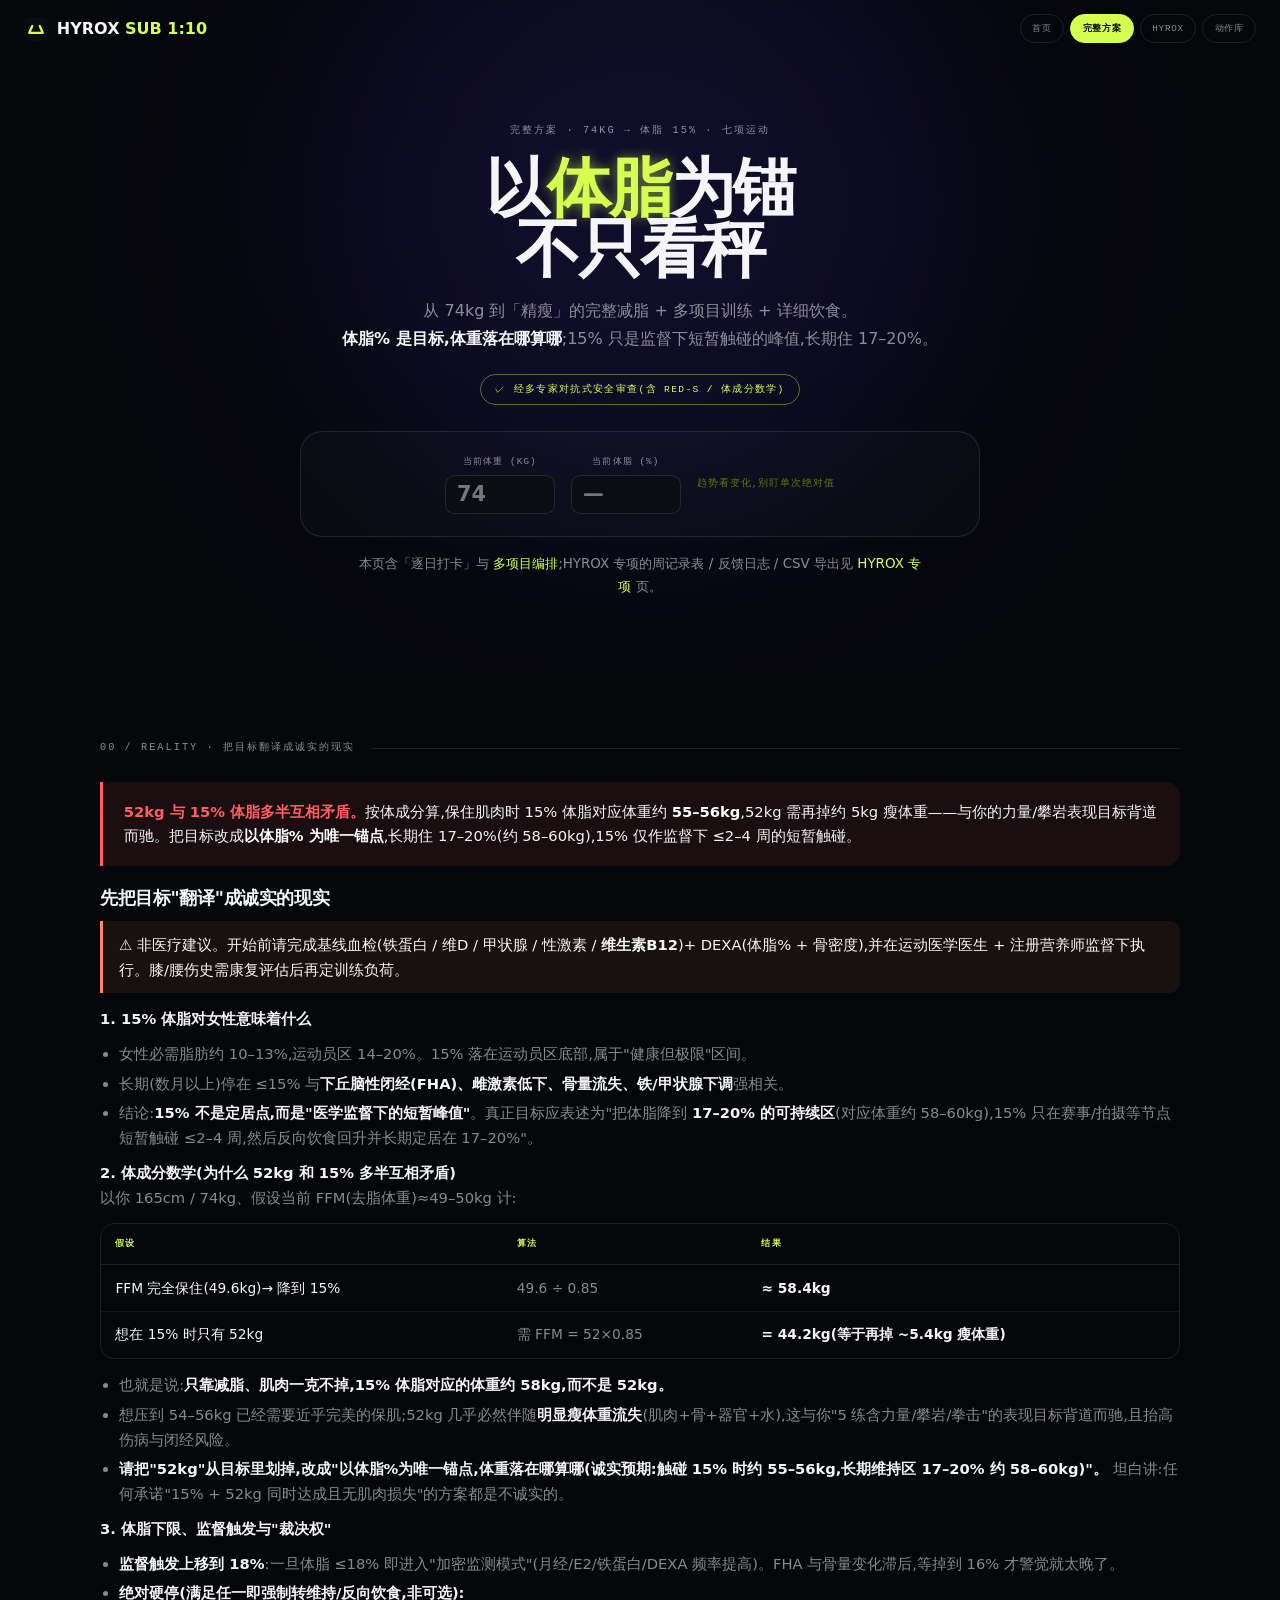
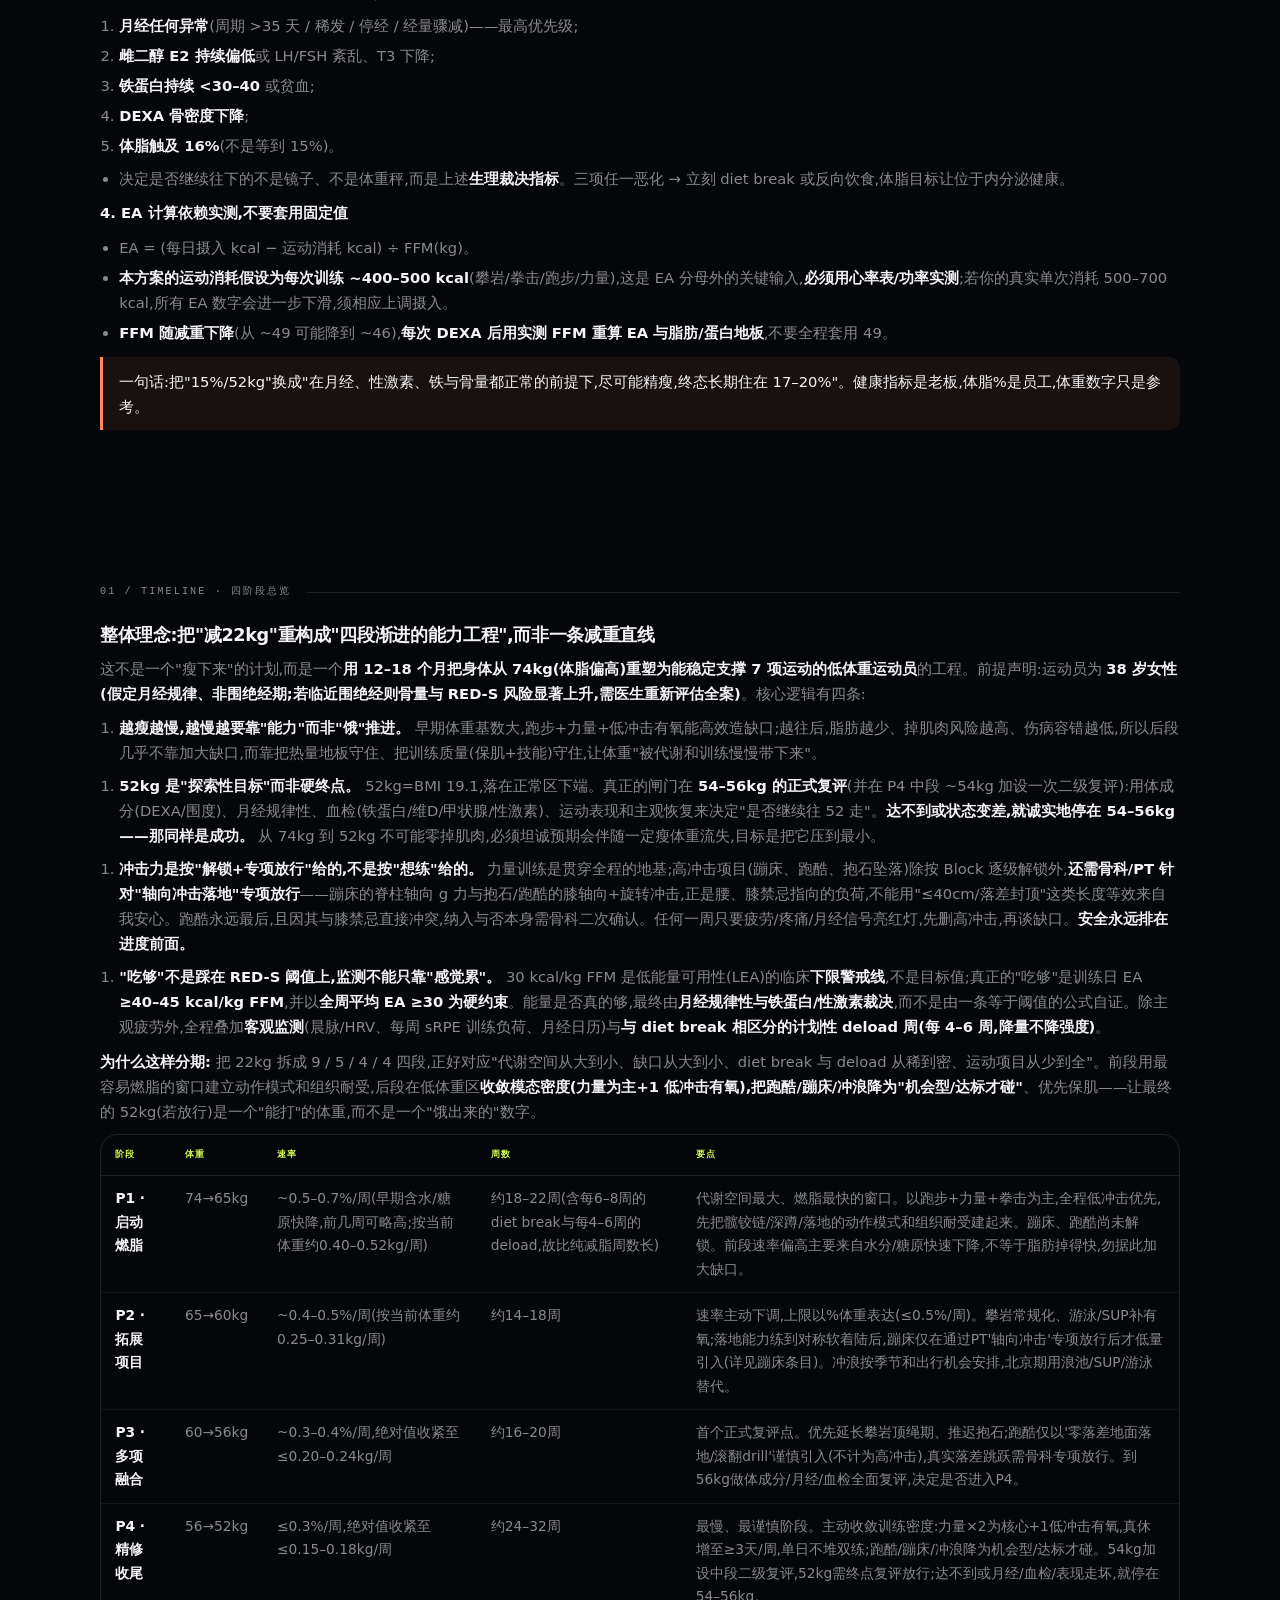
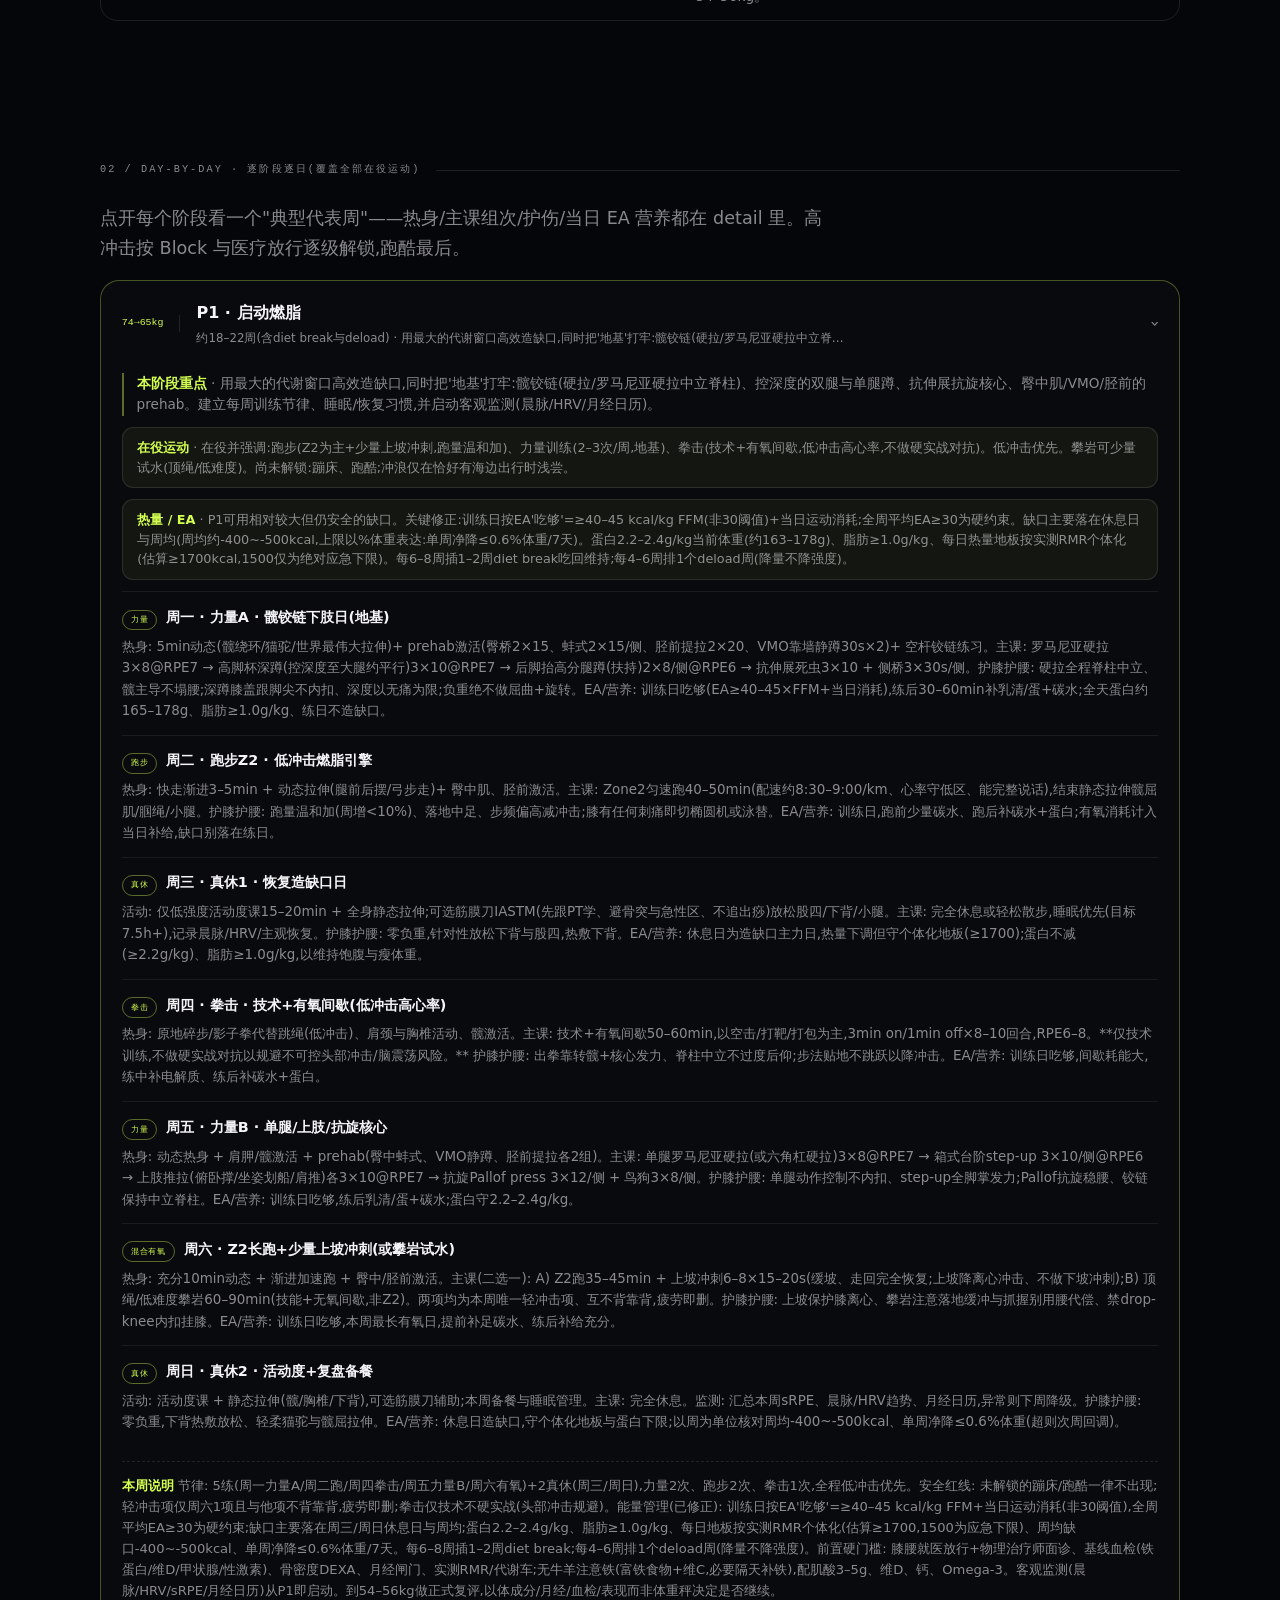
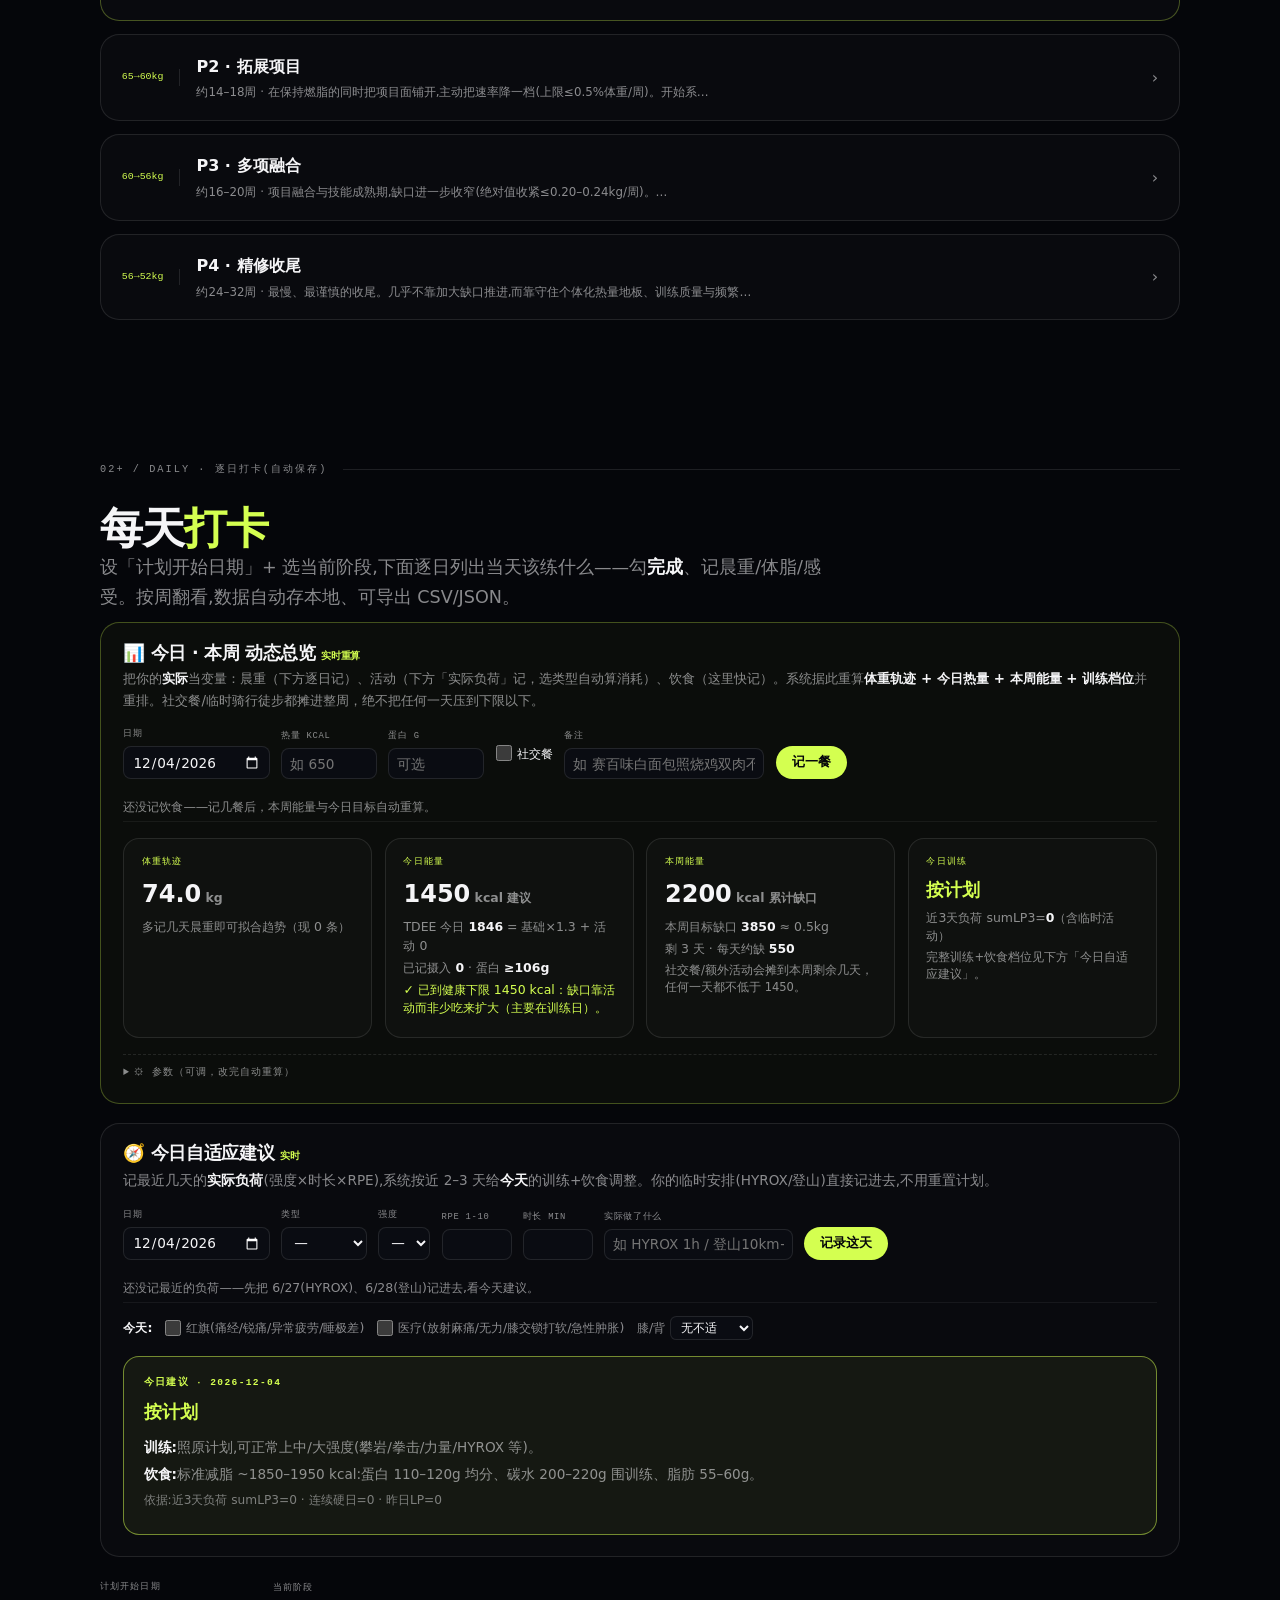
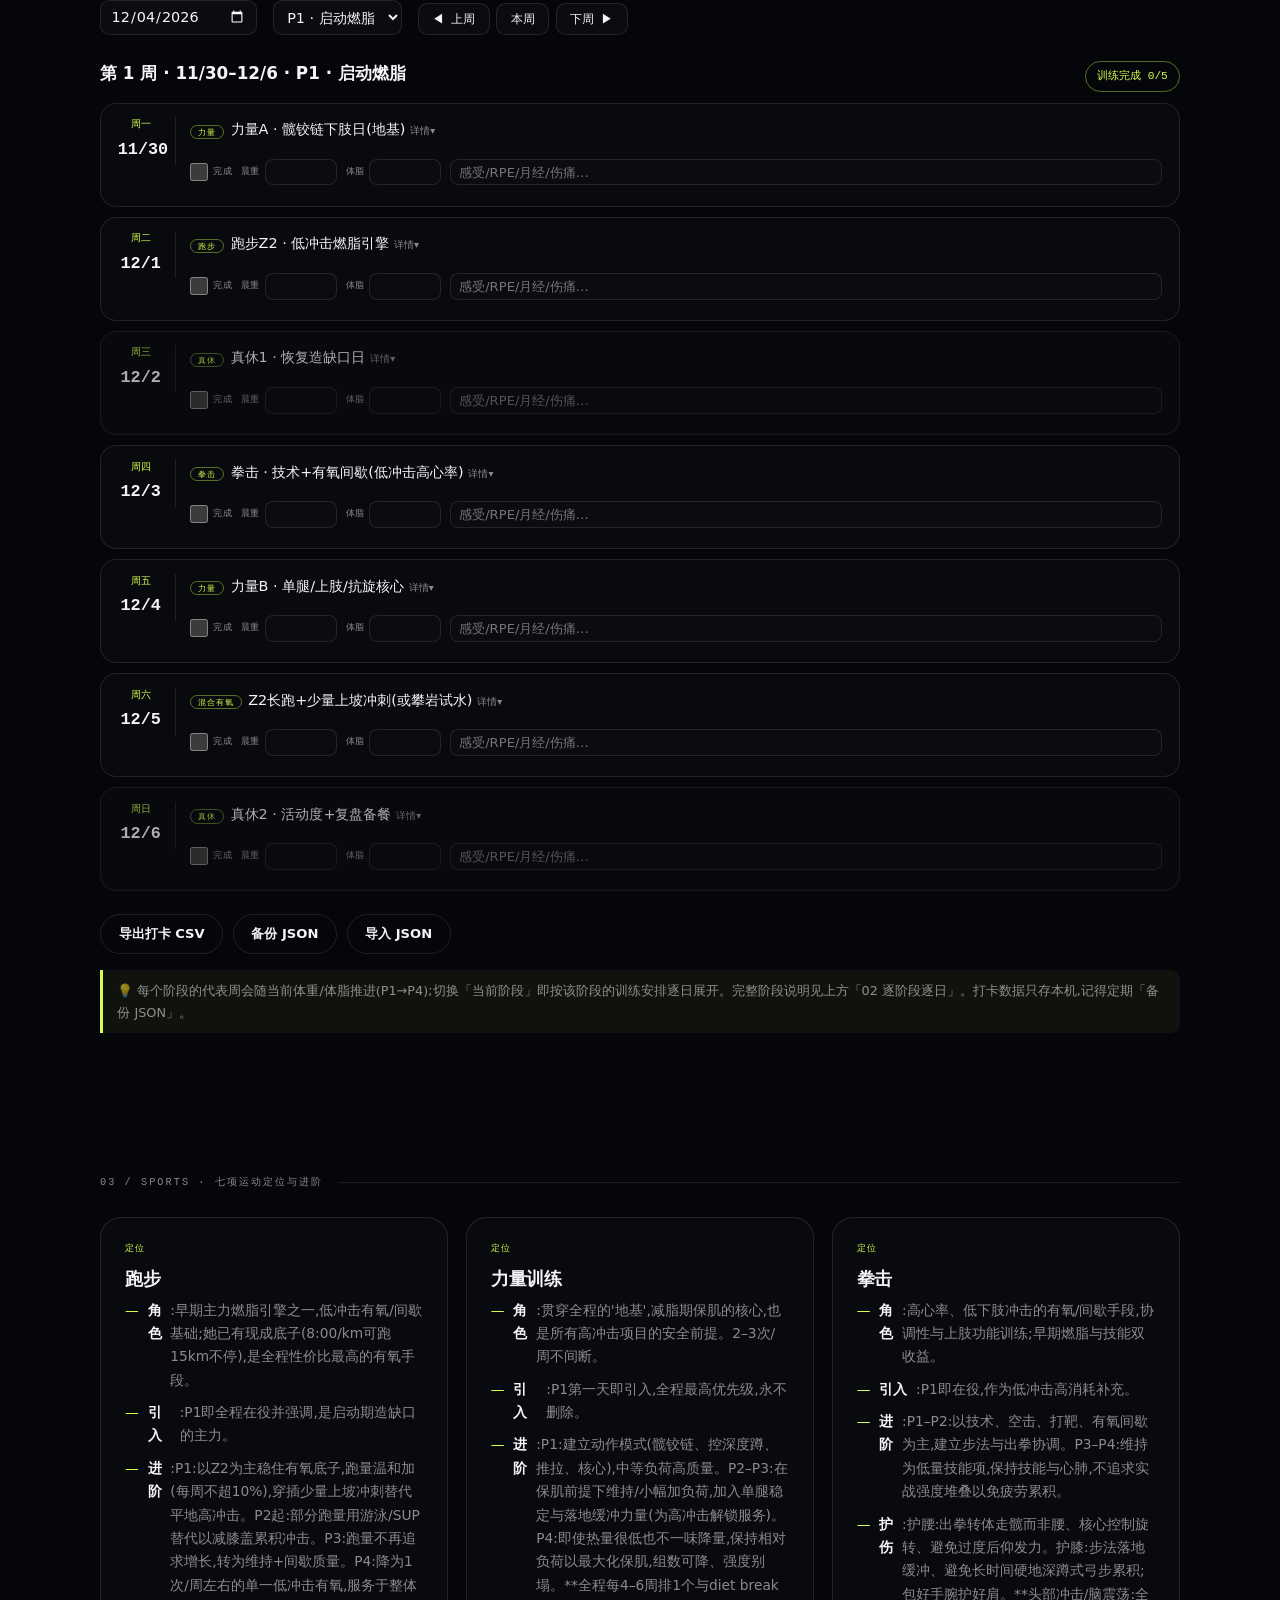
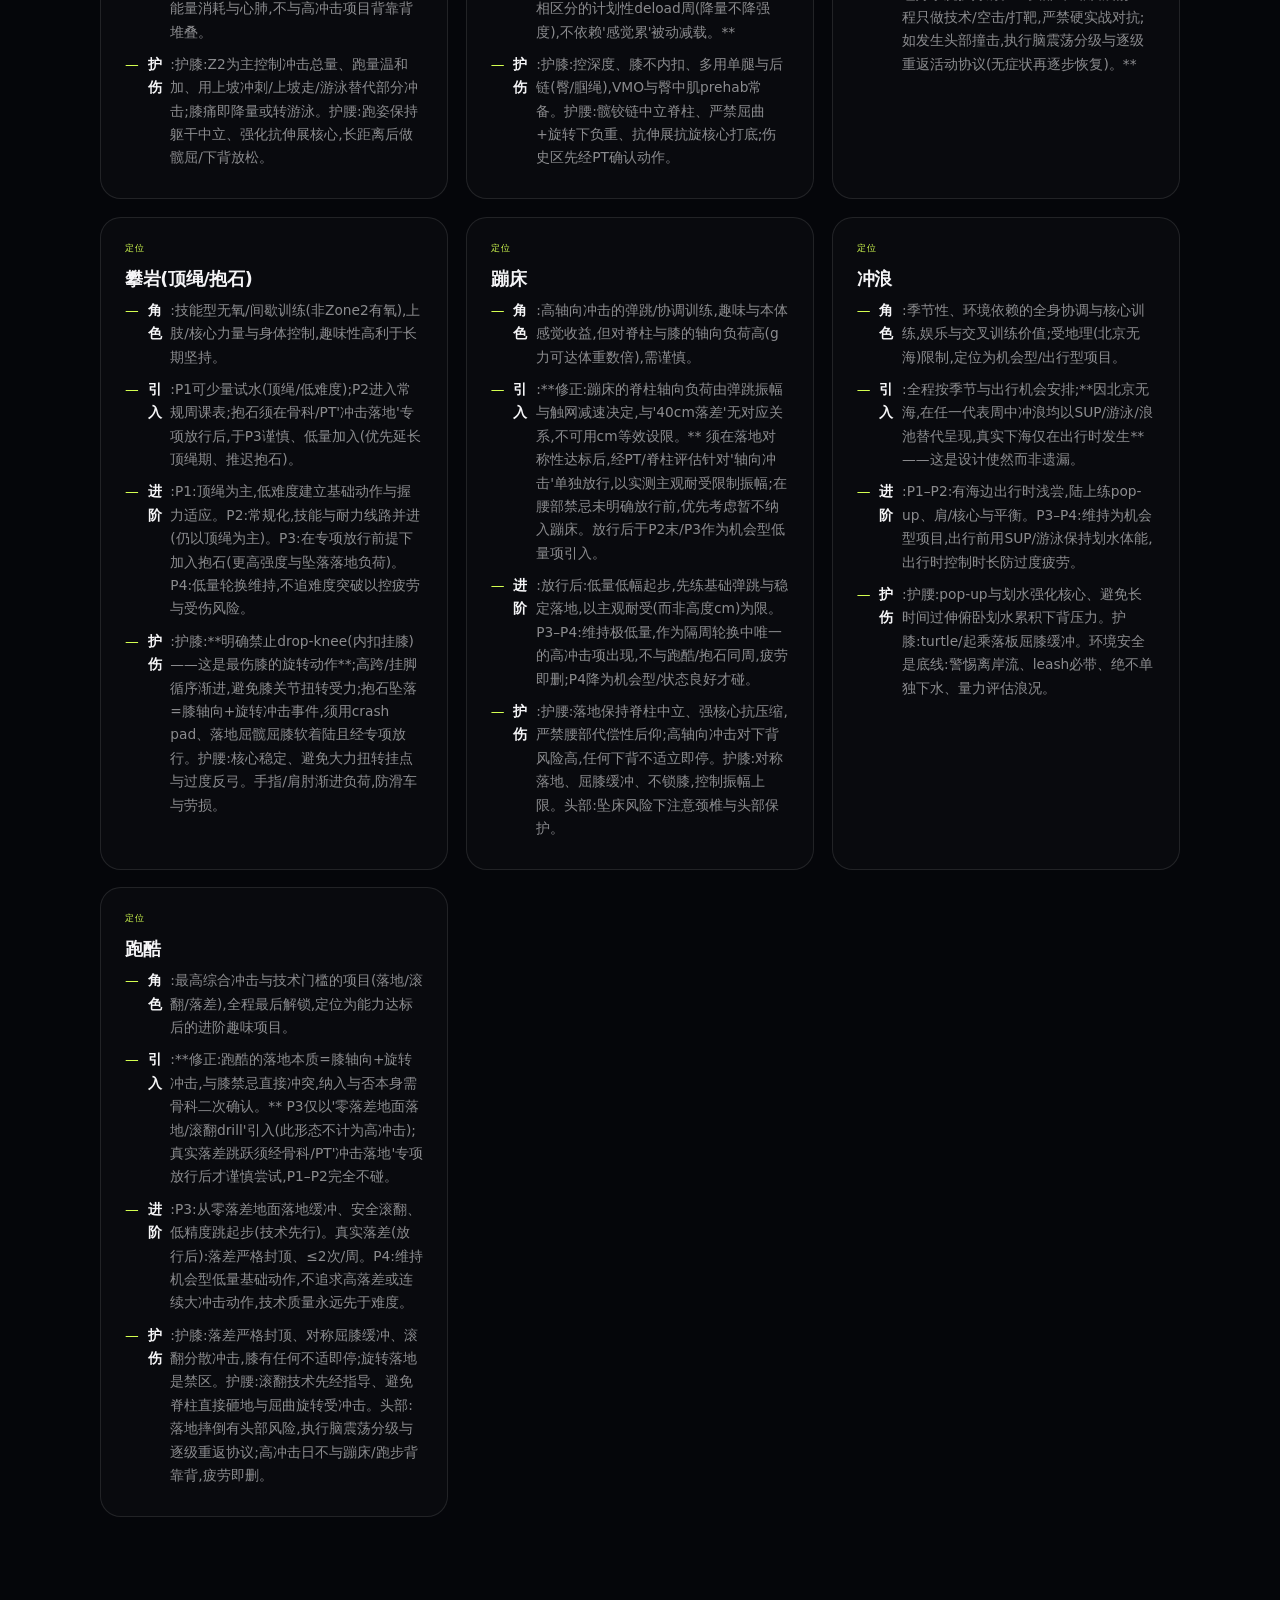
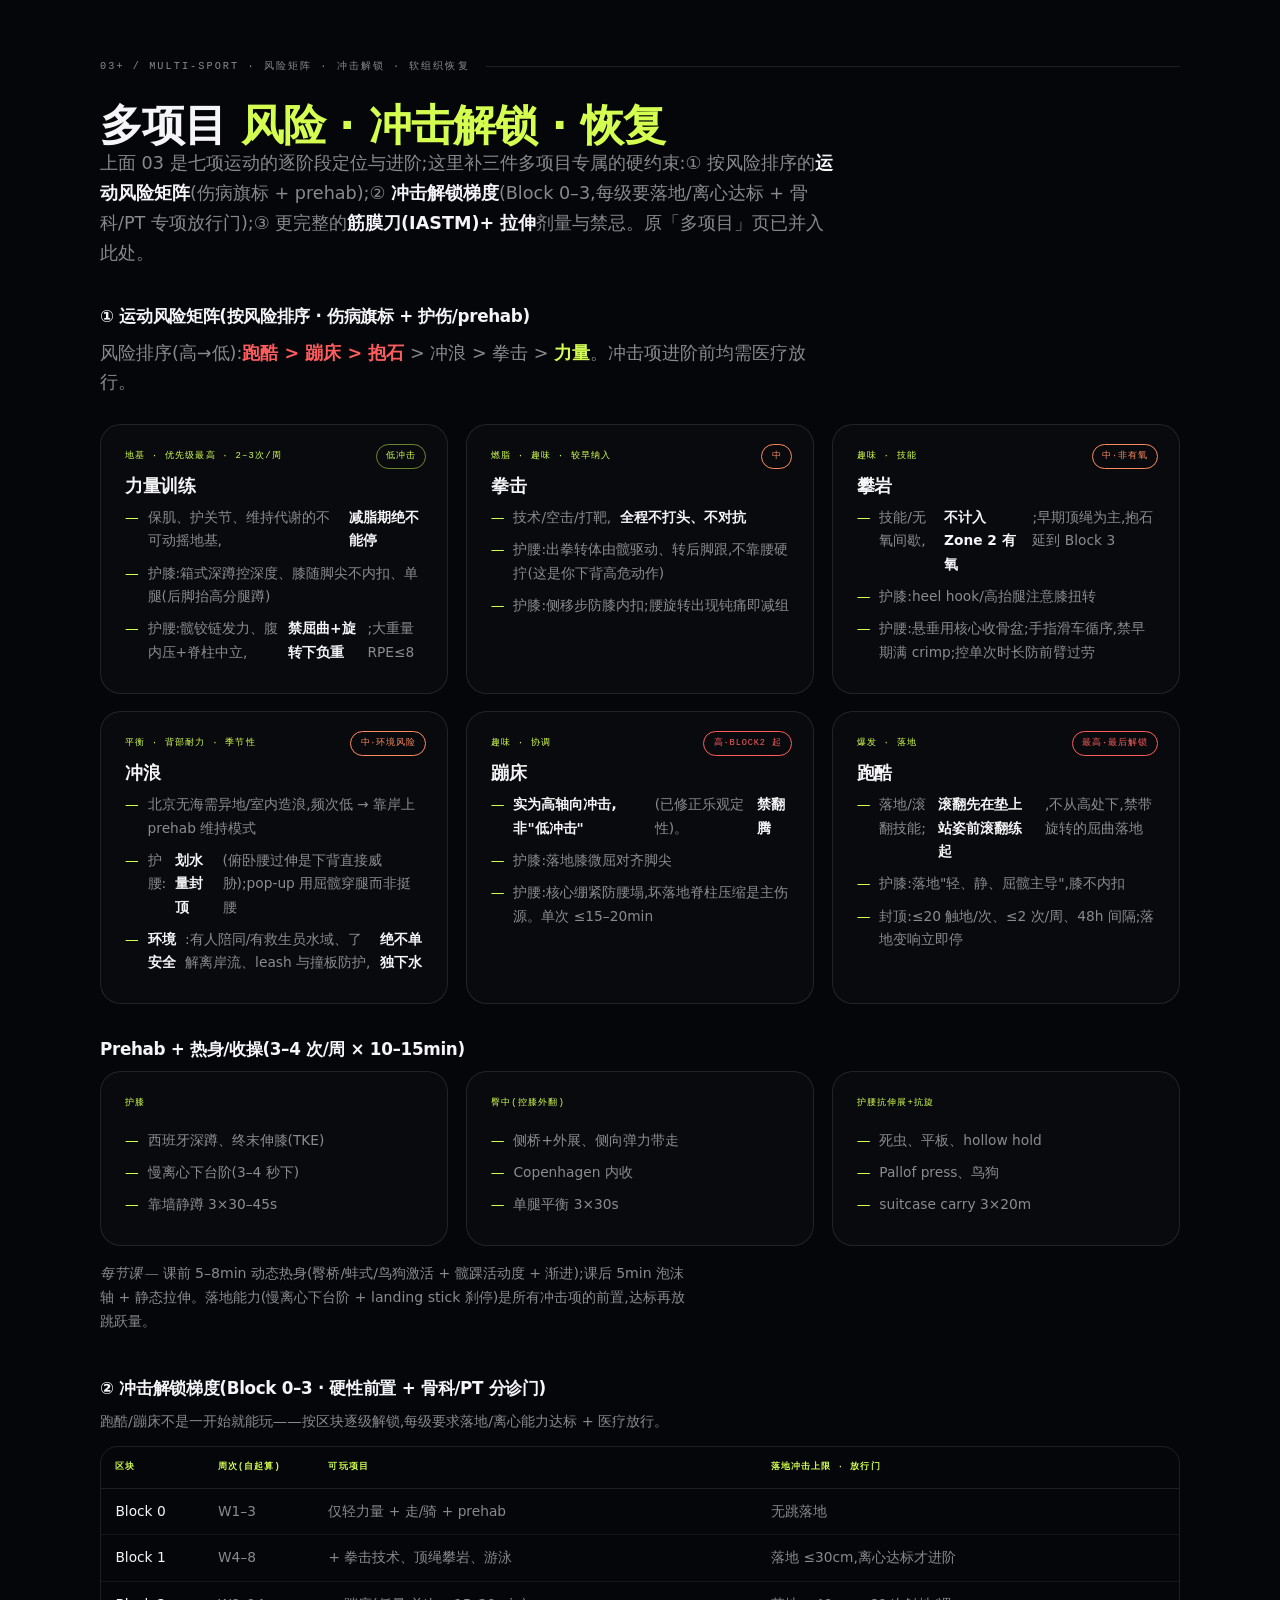
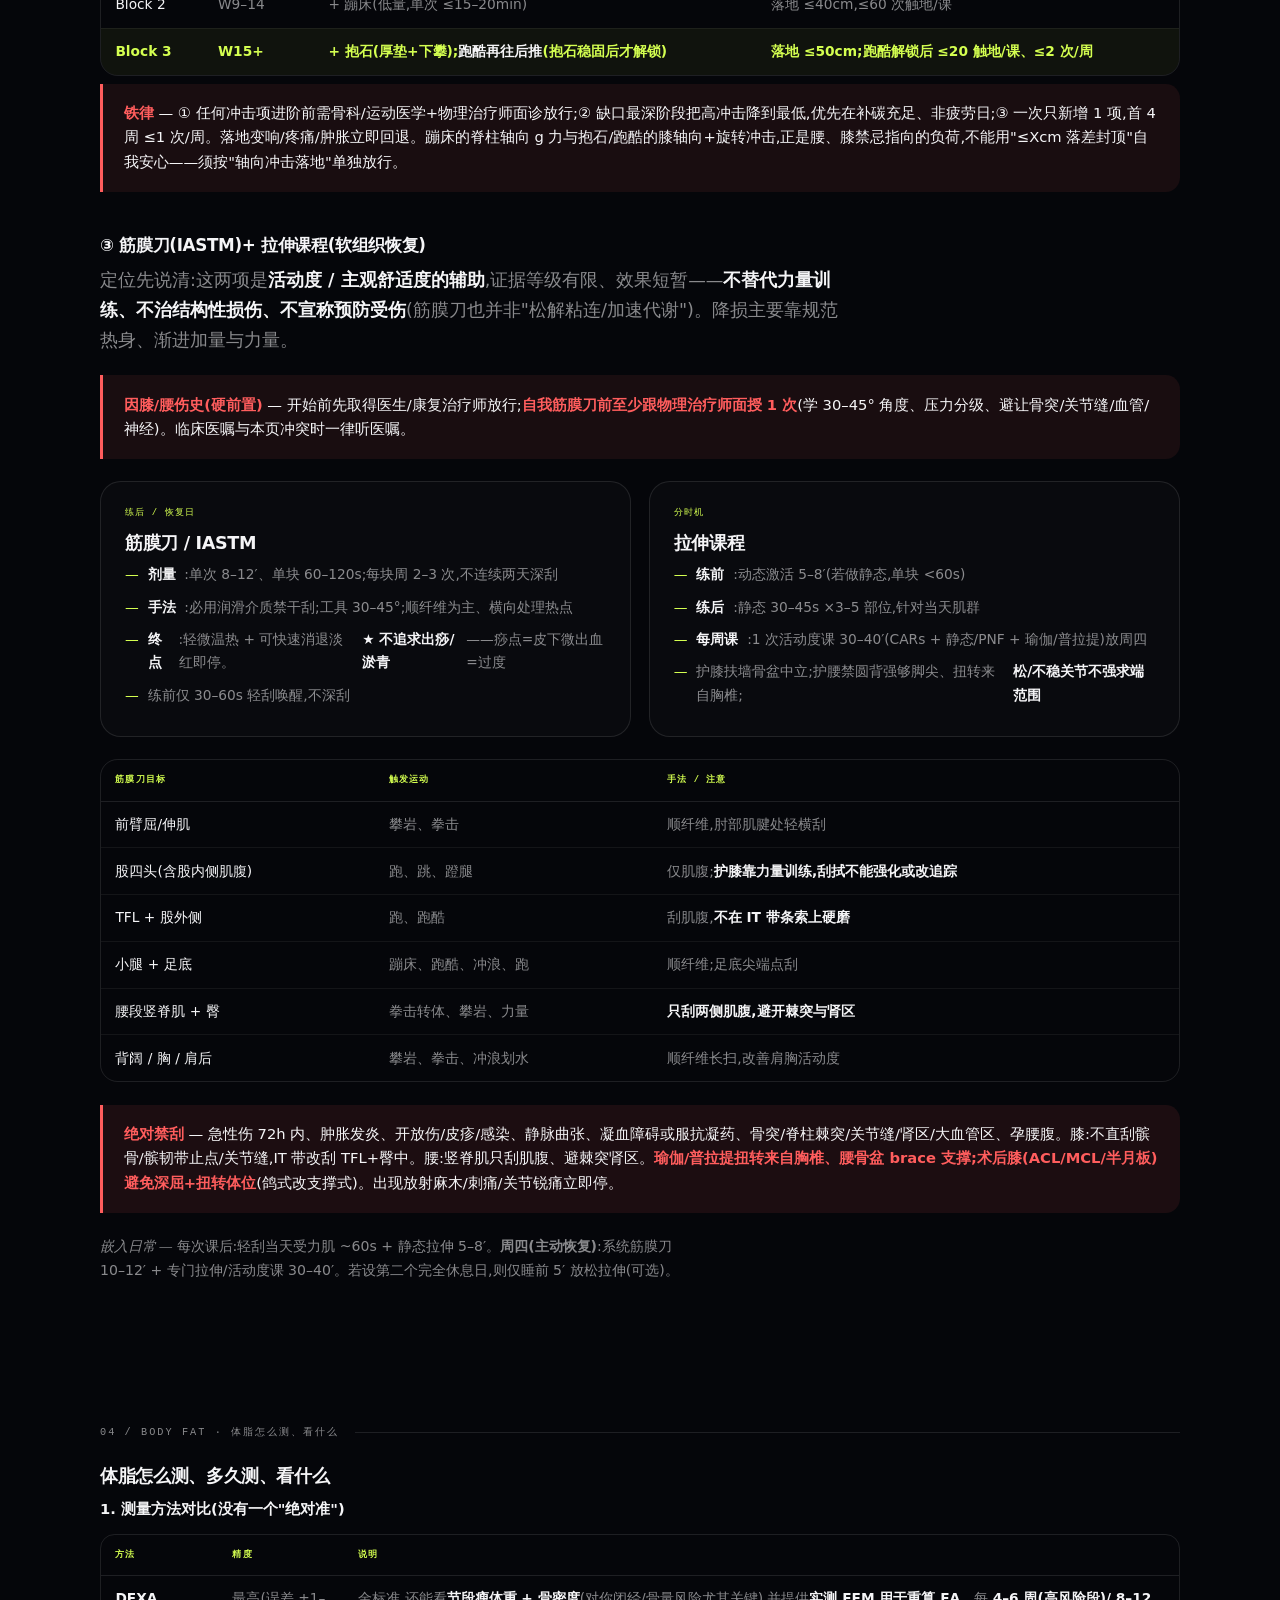
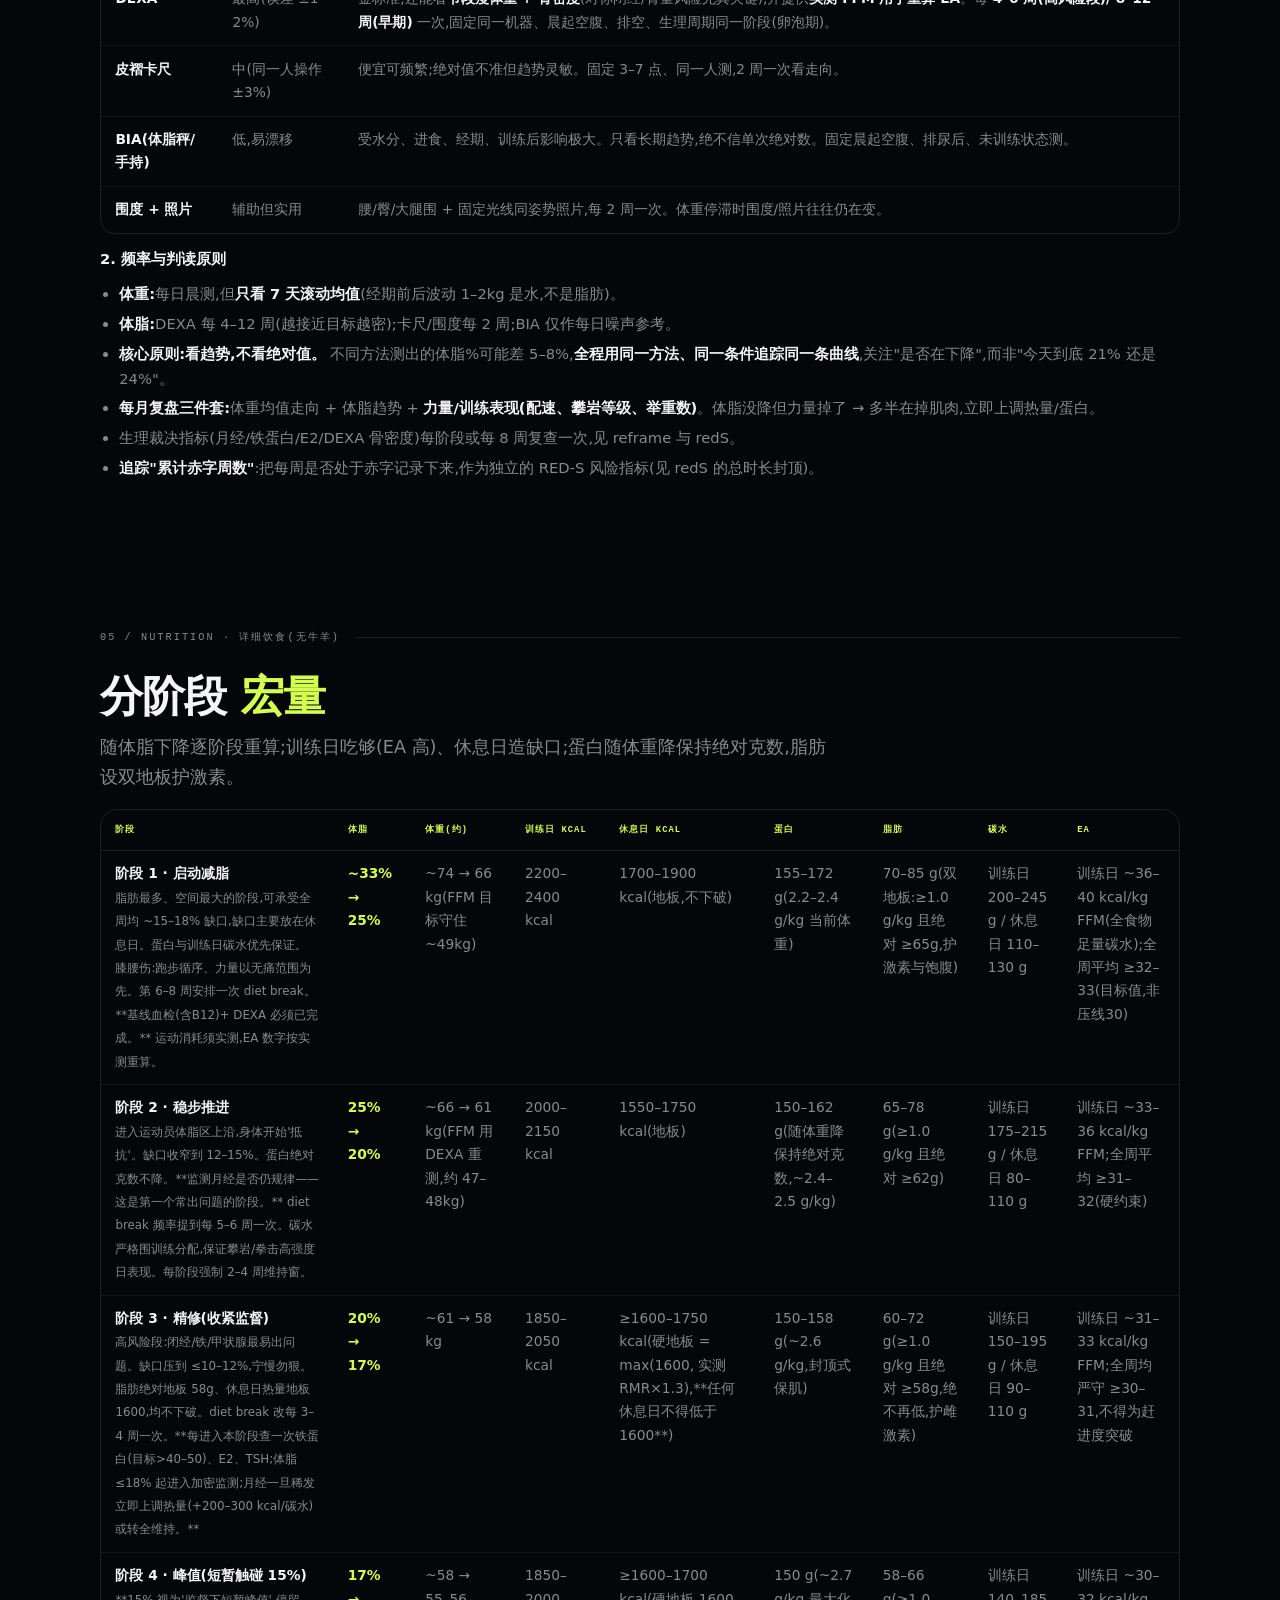
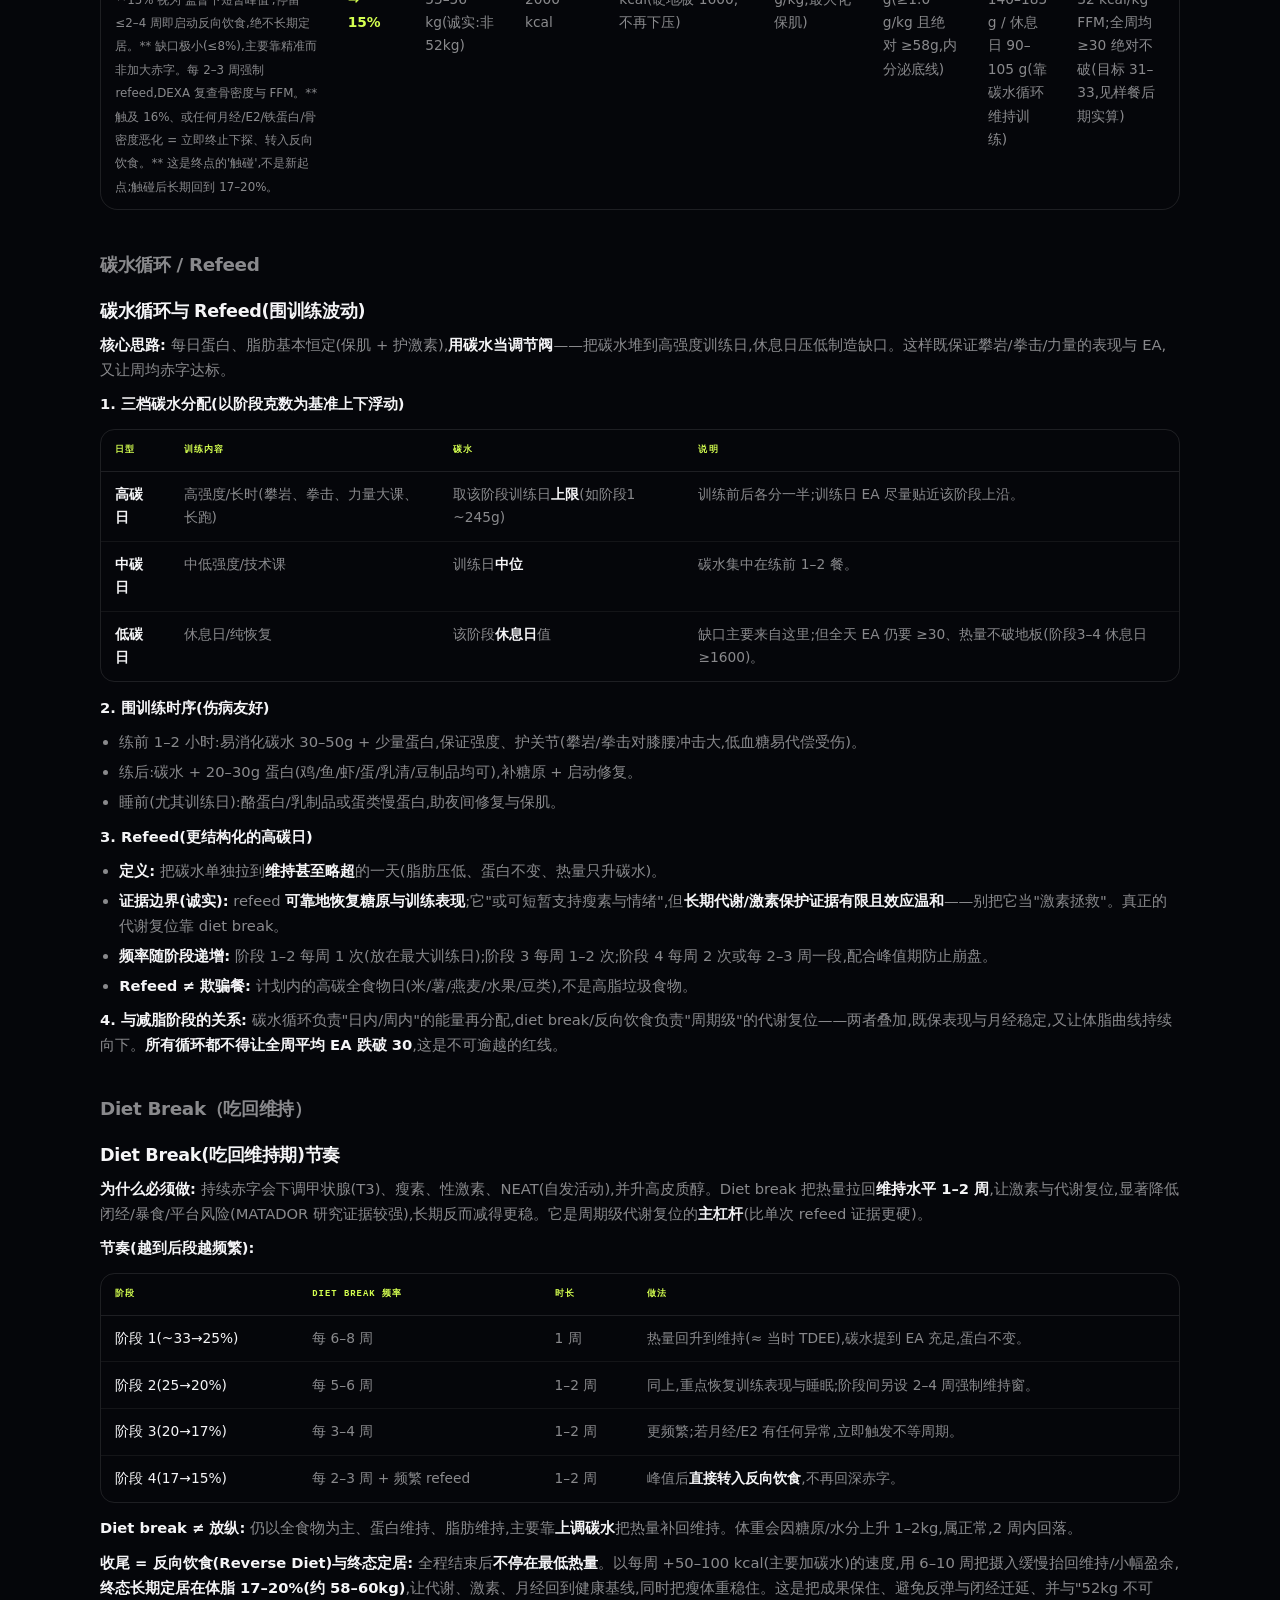
<file: journey.html>
<!DOCTYPE html>
<html lang="zh-CN">
<head>
<meta charset="UTF-8">
<meta name="viewport" content="width=device-width, initial-scale=1.0, viewport-fit=cover">
<title>完整方案 · 74→体脂15% 减脂 + 多项目训练 + 详细饮食</title>
<meta name="description" content="74kg 起、以体脂%为锚点(目标区17–20%、短暂触碰15%)的完整减脂与多项目训练计划:逐阶段逐日 + 七项运动 + 详细饮食(分阶段宏量/样板餐/补剂)。经多专家对抗式安全审查。">
<link rel="icon" href="data:image/svg+xml,%3Csvg xmlns='http://www.w3.org/2000/svg' viewBox='0 0 64 64'%3E%3Crect width='64' height='64' rx='14' fill='%2305060a'/%3E%3Cpath d='M14 40h36M14 40l8-16M50 40l-8-16' stroke='%23d4ff50' stroke-width='6' stroke-linecap='round' stroke-linejoin='round'/%3E%3C/svg%3E">
<link rel="stylesheet" href="assets/core.css">
</head>
<body>
<header class="bar" id="bar">
  <a class="bar-logo" href="index.html"><svg viewBox="0 0 64 64" aria-hidden="true"><rect width="64" height="64" rx="14" fill="#0a0c12"/><path d="M14 42h36M14 42l8-18M50 42l-8-18" stroke="#d4ff50" stroke-width="6" stroke-linecap="round" stroke-linejoin="round"/></svg><span>HYROX <span class="plus">SUB 1:10</span></span></a>
  <nav class="bar-nav">
    <a href="index.html">首页</a>
    <a href="journey.html" class="active">完整方案</a>
    <a href="schedule.html">HYROX</a>
    <a href="exercises.html">动作库</a>
  </nav>
</header>

<section class="intro">
  <div class="glow" aria-hidden="true"><i></i></div>
  <div class="wrap">
    <p class="credits" style="margin-bottom:1.2rem;">完整方案 · 74kg → 体脂 15% · 七项运动</p>
    <h1>以<span class="plus">体脂</span>为锚<br>不只看秤</h1>
    <p>从 74kg 到「精瘦」的完整减脂 + 多项目训练 + 详细饮食。<br><b style="color:var(--text)">体脂% 是目标,体重落在哪算哪</b>;15% 只是监督下短暂触碰的峰值,长期住 17–20%。</p>
    <span class="verbadge">✓ 经多专家对抗式安全审查(含 RED-S / 体成分数学)</span>
    <div class="tracker">
      <label>当前体重 (kg)<input type="number" step="0.1" id="tw" placeholder="74" inputmode="decimal"></label>
      <label>当前体脂 (%)<input type="number" step="0.1" id="tbf" placeholder="—" inputmode="decimal"></label>
      <span class="save" id="tsave">趋势看变化,别盯单次绝对值</span>
    </div>
    <p class="lead" style="margin:1rem auto 0;font-size:.84rem;text-align:center;">本页含「逐日打卡」与 <a href="#multisport" style="color:var(--volt);">多项目编排</a>;HYROX 专项的周记录表 / 反馈日志 / CSV 导出见 <a href="schedule.html" style="color:var(--volt);">HYROX 专项</a> 页。</p>
  </div>
</section>

<section>
  <div class="wrap">
    <div class="sec-no"><span class="credits">00 / Reality · 把目标翻译成诚实的现实</span></div>
    <div class="callout"><b>52kg 与 15% 体脂多半互相矛盾。</b>按体成分算,保住肌肉时 15% 体脂对应体重约 <b style="color:#fff">55–56kg</b>,52kg 需再掉约 5kg 瘦体重——与你的力量/攀岩表现目标背道而驰。把目标改成<b style="color:#fff">以体脂% 为唯一锚点</b>,长期住 17–20%(约 58–60kg),15% 仅作监督下 ≤2–4 周的短暂触碰。</div>
    <div class="md" style="margin-top:1.4rem;"><h3>先把目标"翻译"成诚实的现实</h3>
<blockquote>⚠️ 非医疗建议。开始前请完成基线血检(铁蛋白 / 维D / 甲状腺 / 性激素 / <strong>维生素B12</strong>)+ DEXA(体脂% + 骨密度),并在运动医学医生 + 注册营养师监督下执行。膝/腰伤史需康复评估后再定训练负荷。</blockquote>
<p><strong>1. 15% 体脂对女性意味着什么</strong></p>
<ul><li>女性必需脂肪约 10–13%,运动员区 14–20%。15% 落在运动员区底部,属于"健康但极限"区间。</li><li>长期(数月以上)停在 ≤15% 与<strong>下丘脑性闭经(FHA)、雌激素低下、骨量流失、铁/甲状腺下调</strong>强相关。</li><li>结论:<strong>15% 不是定居点,而是"医学监督下的短暂峰值"</strong>。真正目标应表述为"把体脂降到 <strong>17–20% 的可持续区</strong>(对应体重约 58–60kg),15% 只在赛事/拍摄等节点短暂触碰 ≤2–4 周,然后反向饮食回升并长期定居在 17–20%"。</li></ul>
<p><strong>2. 体成分数学(为什么 52kg 和 15% 多半互相矛盾)</strong><br>以你 165cm / 74kg、假设当前 FFM(去脂体重)≈49–50kg 计:</p>
<div class="mdtable"><table><thead><tr><th>假设</th><th>算法</th><th>结果</th></tr></thead><tbody><tr><td>FFM 完全保住(49.6kg)→ 降到 15%</td><td>49.6 ÷ 0.85</td><td><strong>≈ 58.4kg</strong></td></tr><tr><td>想在 15% 时只有 52kg</td><td>需 FFM = 52×0.85</td><td><strong>= 44.2kg(等于再掉 ~5.4kg 瘦体重)</strong></td></tr></tbody></table></div>
<ul><li>也就是说:<strong>只靠减脂、肌肉一克不掉,15% 体脂对应的体重约 58kg,而不是 52kg。</strong></li><li>想压到 54–56kg 已经需要近乎完美的保肌;52kg 几乎必然伴随<strong>明显瘦体重流失</strong>(肌肉+骨+器官+水),这与你"5 练含力量/攀岩/拳击"的表现目标背道而驰,且抬高伤病与闭经风险。</li><li><strong>请把"52kg"从目标里划掉,改成"以体脂%为唯一锚点,体重落在哪算哪(诚实预期:触碰 15% 时约 55–56kg,长期维持区 17–20% 约 58–60kg)"。</strong> 坦白讲:任何承诺"15% + 52kg 同时达成且无肌肉损失"的方案都是不诚实的。</li></ul>
<p><strong>3. 体脂下限、监督触发与"裁决权"</strong></p>
<ul><li><strong>监督触发上移到 18%</strong>:一旦体脂 ≤18% 即进入"加密监测模式"(月经/E2/铁蛋白/DEXA 频率提高)。FHA 与骨量变化滞后,等掉到 16% 才警觉就太晚了。</li><li><strong>绝对硬停(满足任一即强制转维持/反向饮食,非可选):</strong></li></ul>
<ol><li><strong>月经任何异常</strong>(周期 &gt;35 天 / 稀发 / 停经 / 经量骤减)——最高优先级;</li><li><strong>雌二醇 E2 持续偏低</strong>或 LH/FSH 紊乱、T3 下降;</li><li><strong>铁蛋白持续 &lt;30–40</strong> 或贫血;</li><li><strong>DEXA 骨密度下降</strong>;</li><li><strong>体脂触及 16%</strong>(不是等到 15%)。</li></ol>
<ul><li>决定是否继续往下的不是镜子、不是体重秤,而是上述<strong>生理裁决指标</strong>。三项任一恶化 → 立刻 diet break 或反向饮食,体脂目标让位于内分泌健康。</li></ul>
<p><strong>4. EA 计算依赖实测,不要套用固定值</strong></p>
<ul><li>EA = (每日摄入 kcal − 运动消耗 kcal) ÷ FFM(kg)。</li><li><strong>本方案的运动消耗假设为每次训练 ~400–500 kcal</strong>(攀岩/拳击/跑步/力量),这是 EA 分母外的关键输入,<strong>必须用心率表/功率实测</strong>;若你的真实单次消耗 500–700 kcal,所有 EA 数字会进一步下滑,须相应上调摄入。</li><li><strong>FFM 随减重下降</strong>(从 ~49 可能降到 ~46),<strong>每次 DEXA 后用实测 FFM 重算 EA 与脂肪/蛋白地板</strong>,不要全程套用 49。</li></ul>
<blockquote>一句话:把"15%/52kg"换成"在月经、性激素、铁与骨量都正常的前提下,尽可能精瘦,终态长期住在 17–20%"。健康指标是老板,体脂%是员工,体重数字只是参考。</blockquote></div>
  </div>
</section>

<section>
  <div class="wrap">
    <div class="sec-no"><span class="credits">01 / Timeline · 四阶段总览</span></div>
    <div class="md"><h3>整体理念:把"减22kg"重构成"四段渐进的能力工程",而非一条减重直线</h3>
<p>这不是一个"瘦下来"的计划,而是一个<strong>用 12–18 个月把身体从 74kg(体脂偏高)重塑为能稳定支撑 7 项运动的低体重运动员</strong>的工程。前提声明:运动员为 <strong>38 岁女性(假定月经规律、非围绝经期;若临近围绝经则骨量与 RED-S 风险显著上升,需医生重新评估全案)</strong>。核心逻辑有四条:</p>
<ol><li><strong>越瘦越慢,越慢越要靠"能力"而非"饿"推进。</strong> 早期体重基数大,跑步+力量+低冲击有氧能高效造缺口;越往后,脂肪越少、掉肌肉风险越高、伤病容错越低,所以后段几乎不靠加大缺口,而靠把热量地板守住、把训练质量(保肌+技能)守住,让体重"被代谢和训练慢慢带下来"。</li></ol>
<ol><li><strong>52kg 是"探索性目标"而非硬终点。</strong> 52kg=BMI 19.1,落在正常区下端。真正的闸门在 <strong>54–56kg 的正式复评</strong>(并在 P4 中段 ~54kg 加设一次二级复评):用体成分(DEXA/围度)、月经规律性、血检(铁蛋白/维D/甲状腺/性激素)、运动表现和主观恢复来决定"是否继续往 52 走"。<strong>达不到或状态变差,就诚实地停在 54–56kg——那同样是成功。</strong> 从 74kg 到 52kg 不可能零掉肌肉,必须坦诚预期会伴随一定瘦体重流失,目标是把它压到最小。</li></ol>
<ol><li><strong>冲击力是按"解锁+专项放行"给的,不是按"想练"给的。</strong> 力量训练是贯穿全程的地基;高冲击项目(蹦床、跑酷、抱石坠落)除按 Block 逐级解锁外,<strong>还需骨科/PT 针对"轴向冲击落地"专项放行</strong>——蹦床的脊柱轴向 g 力与抱石/跑酷的膝轴向+旋转冲击,正是腰、膝禁忌指向的负荷,不能用"≤40cm/落差封顶"这类长度等效来自我安心。跑酷永远最后,且因其与膝禁忌直接冲突,纳入与否本身需骨科二次确认。任何一周只要疲劳/疼痛/月经信号亮红灯,先删高冲击,再谈缺口。<strong>安全永远排在进度前面。</strong></li></ol>
<ol><li><strong>"吃够"不是踩在 RED-S 阈值上,监测不能只靠"感觉累"。</strong> 30 kcal/kg FFM 是低能量可用性(LEA)的临床<strong>下限警戒线</strong>,不是目标值;真正的"吃够"是训练日 EA <strong>≥40–45 kcal/kg FFM</strong>,并以<strong>全周平均 EA ≥30 为硬约束</strong>。能量是否真的够,最终由<strong>月经规律性与铁蛋白/性激素裁决</strong>,而不是由一条等于阈值的公式自证。除主观疲劳外,全程叠加<strong>客观监测</strong>(晨脉/HRV、每周 sRPE 训练负荷、月经日历)与<strong>与 diet break 相区分的计划性 deload 周(每 4–6 周,降量不降强度)</strong>。</li></ol>
<p><strong>为什么这样分期:</strong> 把 22kg 拆成 9 / 5 / 4 / 4 四段,正好对应"代谢空间从大到小、缺口从大到小、diet break 与 deload 从稀到密、运动项目从少到全"。前段用最容易燃脂的窗口建立动作模式和组织耐受,后段在低体重区<strong>收敛模态密度(力量为主+1 低冲击有氧),把跑酷/蹦床/冲浪降为"机会型/达标才碰"</strong>、优先保肌——让最终的 52kg(若放行)是一个"能打"的体重,而不是一个"饿出来的"数字。</p></div>
    <div class="tbl-wrap"><table><thead><tr><th>阶段</th><th>体重</th><th>速率</th><th>周数</th><th>要点</th></tr></thead><tbody><tr><td><b>P1 · 启动燃脂</b></td><td>74→65kg</td><td>~0.5–0.7%/周(早期含水/糖原快降,前几周可略高;按当前体重约0.40–0.52kg/周)</td><td>约18–22周(含每6–8周的diet break与每4–6周的deload,故比纯减脂周数长)</td><td>代谢空间最大、燃脂最快的窗口。以跑步+力量+拳击为主,全程低冲击优先,先把髋铰链/深蹲/落地的动作模式和组织耐受建起来。蹦床、跑酷尚未解锁。前段速率偏高主要来自水分/糖原快速下降,不等于脂肪掉得快,勿据此加大缺口。</td></tr><tr><td><b>P2 · 拓展项目</b></td><td>65→60kg</td><td>~0.4–0.5%/周(按当前体重约0.25–0.31kg/周)</td><td>约14–18周</td><td>速率主动下调,上限以%体重表达(≤0.5%/周)。攀岩常规化、游泳/SUP补有氧;落地能力练到对称软着陆后,蹦床仅在通过PT'轴向冲击'专项放行后才低量引入(详见蹦床条目)。冲浪按季节和出行机会安排,北京期用浪池/SUP/游泳替代。</td></tr><tr><td><b>P3 · 多项融合</b></td><td>60→56kg</td><td>~0.3–0.4%/周,绝对值收紧至≤0.20–0.24kg/周</td><td>约16–20周</td><td>首个正式复评点。优先延长攀岩顶绳期、推迟抱石;跑酷仅以'零落差地面落地/滚翻drill'谨慎引入(不计为高冲击),真实落差跳跃需骨科专项放行。到56kg做体成分/月经/血检全面复评,决定是否进入P4。</td></tr><tr><td><b>P4 · 精修收尾</b></td><td>56→52kg</td><td>≤0.3%/周,绝对值收紧至≤0.15–0.18kg/周</td><td>约24–32周</td><td>最慢、最谨慎阶段。主动收敛训练密度:力量×2为核心+1低冲击有氧,真休增至≥3天/周,单日不堆双练;跑酷/蹦床/冲浪降为机会型/达标才碰。54kg加设中段二级复评,52kg需终点复评放行;达不到或月经/血检/表现走坏,就停在54–56kg。</td></tr></tbody></table></div>
  </div>
</section>

<section>
  <div class="wrap">
    <div class="sec-no"><span class="credits">02 / Day-by-Day · 逐阶段逐日(覆盖全部在役运动)</span></div>
    <p class="lead" style="margin-bottom:.4rem;">点开每个阶段看一个"典型代表周"——热身/主课组次/护伤/当日 EA 营养都在 detail 里。高冲击按 Block 与医疗放行逐级解锁,跑酷最后。</p>
    <div class="pblocks"><details class="pblock" open><summary><span class="bk">74→65kg</span><span class="bt">P1 · 启动燃脂<small>约18–22周(含diet break与deload) · 用最大的代谢窗口高效造缺口,同时把'地基'打牢:髋铰链(硬拉/罗马尼亚硬拉中立脊…</small></span><span class="chev">›</span></summary><div class="pbody"><p class="pfocus"><b>本阶段重点</b> · 用最大的代谢窗口高效造缺口,同时把'地基'打牢:髋铰链(硬拉/罗马尼亚硬拉中立脊柱)、控深度的双腿与单腿蹲、抗伸展抗旋核心、臀中肌/VMO/胫前的prehab。建立每周训练节律、睡眠/恢复习惯,并启动客观监测(晨脉/HRV/月经日历)。</p><div class="pcal"><b>在役运动</b> · 在役并强调:跑步(Z2为主+少量上坡冲刺,跑量温和加)、力量训练(2–3次/周,地基)、拳击(技术+有氧间歇,低冲击高心率,不做硬实战对抗)。低冲击优先。攀岩可少量试水(顶绳/低难度)。尚未解锁:蹦床、跑酷;冲浪仅在恰好有海边出行时浅尝。</div><div class="pcal"><b>热量 / EA</b> · P1可用相对较大但仍安全的缺口。关键修正:训练日按EA'吃够'=≥40–45 kcal/kg FFM(非30阈值)+当日运动消耗;全周平均EA≥30为硬约束。缺口主要落在休息日与周均(周均约-400~-500kcal,上限以%体重表达:单周净降≤0.6%体重/7天)。蛋白2.2–2.4g/kg当前体重(约163–178g)、脂肪≥1.0g/kg、每日热量地板按实测RMR个体化(估算≥1700kcal,1500仅为绝对应急下限)。每6–8周插1–2周diet break吃回维持;每4–6周排1个deload周(降量不降强度)。</div><div class="pday"><div class="h"><span class="ty">力量</span><span class="t">周一 · 力量A · 髋铰链下肢日(地基)</span></div><p class="pd">热身: 5min动态(髋绕环/猫驼/世界最伟大拉伸)+ prehab激活(臀桥2×15、蚌式2×15/侧、胫前提拉2×20、VMO靠墙静蹲30s×2)+ 空杆铰链练习。主课: 罗马尼亚硬拉3×8@RPE7 → 高脚杯深蹲(控深度至大腿约平行)3×10@RPE7 → 后脚抬高分腿蹲(扶持)2×8/侧@RPE6 → 抗伸展死虫3×10 + 侧桥3×30s/侧。护膝护腰: 硬拉全程脊柱中立、髋主导不塌腰;深蹲膝盖跟脚尖不内扣、深度以无痛为限;负重绝不做屈曲+旋转。EA/营养: 训练日吃够(EA≥40–45×FFM+当日消耗),练后30–60min补乳清/蛋+碳水;全天蛋白约165–178g、脂肪≥1.0g/kg、练日不造缺口。</p></div><div class="pday"><div class="h"><span class="ty">跑步</span><span class="t">周二 · 跑步Z2 · 低冲击燃脂引擎</span></div><p class="pd">热身: 快走渐进3–5min + 动态拉伸(腿前后摆/弓步走)+ 臀中肌、胫前激活。主课: Zone2匀速跑40–50min(配速约8:30–9:00/km、心率守低区、能完整说话),结束静态拉伸髋屈肌/腘绳/小腿。护膝护腰: 跑量温和加(周增&lt;10%)、落地中足、步频偏高减冲击;膝有任何刺痛即切椭圆机或泳替。EA/营养: 训练日,跑前少量碳水、跑后补碳水+蛋白;有氧消耗计入当日补给,缺口别落在练日。</p></div><div class="pday"><div class="h"><span class="ty">真休</span><span class="t">周三 · 真休1 · 恢复造缺口日</span></div><p class="pd">活动: 仅低强度活动度课15–20min + 全身静态拉伸;可选筋膜刀IASTM(先跟PT学、避骨突与急性区、不追出痧)放松股四/下背/小腿。主课: 完全休息或轻松散步,睡眠优先(目标7.5h+),记录晨脉/HRV/主观恢复。护膝护腰: 零负重,针对性放松下背与股四,热敷下背。EA/营养: 休息日为造缺口主力日,热量下调但守个体化地板(≥1700);蛋白不减(≥2.2g/kg)、脂肪≥1.0g/kg,以维持饱腹与瘦体重。</p></div><div class="pday"><div class="h"><span class="ty">拳击</span><span class="t">周四 · 拳击 · 技术+有氧间歇(低冲击高心率)</span></div><p class="pd">热身: 原地碎步/影子拳代替跳绳(低冲击)、肩颈与胸椎活动、髋激活。主课: 技术+有氧间歇50–60min,以空击/打靶/打包为主,3min on/1min off×8–10回合,RPE6–8。**仅技术训练,不做硬实战对抗以规避不可控头部冲击/脑震荡风险。** 护膝护腰: 出拳靠转髋+核心发力、脊柱中立不过度后仰;步法贴地不跳跃以降冲击。EA/营养: 训练日吃够,间歇耗能大,练中补电解质、练后补碳水+蛋白。</p></div><div class="pday"><div class="h"><span class="ty">力量</span><span class="t">周五 · 力量B · 单腿/上肢/抗旋核心</span></div><p class="pd">热身: 动态热身 + 肩胛/髋激活 + prehab(臀中蚌式、VMO静蹲、胫前提拉各2组)。主课: 单腿罗马尼亚硬拉(或六角杠硬拉)3×8@RPE7 → 箱式台阶step-up 3×10/侧@RPE6 → 上肢推拉(俯卧撑/坐姿划船/肩推)各3×10@RPE7 → 抗旋Pallof press 3×12/侧 + 鸟狗3×8/侧。护膝护腰: 单腿动作控制不内扣、step-up全脚掌发力;Pallof抗旋稳腰、铰链保持中立脊柱。EA/营养: 训练日吃够,练后乳清/蛋+碳水;蛋白守2.2–2.4g/kg。</p></div><div class="pday"><div class="h"><span class="ty">混合有氧</span><span class="t">周六 · Z2长跑+少量上坡冲刺(或攀岩试水)</span></div><p class="pd">热身: 充分10min动态 + 渐进加速跑 + 臀中/胫前激活。主课(二选一): A) Z2跑35–45min + 上坡冲刺6–8×15–20s(缓坡、走回完全恢复;上坡降离心冲击、不做下坡冲刺);B) 顶绳/低难度攀岩60–90min(技能+无氧间歇,非Z2)。两项均为本周唯一轻冲击项、互不背靠背,疲劳即删。护膝护腰: 上坡保护膝离心、攀岩注意落地缓冲与抓握别用腰代偿、禁drop-knee内扣挂膝。EA/营养: 训练日吃够,本周最长有氧日,提前补足碳水、练后补给充分。</p></div><div class="pday"><div class="h"><span class="ty">真休</span><span class="t">周日 · 真休2 · 活动度+复盘备餐</span></div><p class="pd">活动: 活动度课 + 静态拉伸(髋/胸椎/下背),可选筋膜刀辅助;本周备餐与睡眠管理。主课: 完全休息。监测: 汇总本周sRPE、晨脉/HRV趋势、月经日历,异常则下周降级。护膝护腰: 零负重,下背热敷放松、轻柔猫驼与髋屈拉伸。EA/营养: 休息日造缺口,守个体化地板与蛋白下限;以周为单位核对周均-400~-500kcal、单周净降≤0.6%体重(超则次周回调)。</p></div><div class="pmeta"><b>本周说明</b> 节律: 5练(周一力量A/周二跑/周四拳击/周五力量B/周六有氧)+2真休(周三/周日),力量2次、跑步2次、拳击1次,全程低冲击优先。安全红线: 未解锁的蹦床/跑酷一律不出现;轻冲击项仅周六1项且与他项不背靠背,疲劳即删;拳击仅技术不硬实战(头部冲击规避)。能量管理(已修正): 训练日按EA'吃够'=≥40–45 kcal/kg FFM+当日运动消耗(非30阈值),全周平均EA≥30为硬约束;缺口主要落在周三/周日休息日与周均;蛋白2.2–2.4g/kg、脂肪≥1.0g/kg、每日地板按实测RMR个体化(估算≥1700,1500为应急下限)、周均缺口-400~-500kcal、单周净降≤0.6%体重/7天。每6–8周插1–2周diet break;每4–6周排1个deload周(降量不降强度)。前置硬门槛: 膝腰就医放行+物理治疗师面诊、基线血检(铁蛋白/维D/甲状腺/性激素)、骨密度DEXA、月经闸门、实测RMR/代谢车;无牛羊注意铁(富铁食物+维C,必要隔天补铁),配肌酸3–5g、维D、钙、Omega-3。客观监测(晨脉/HRV/sRPE/月经日历)从P1即启动。到54–56kg做正式复评,以体成分/月经/血检/表现而非体重秤决定是否继续。</div></div></details><details class="pblock"><summary><span class="bk">65→60kg</span><span class="bt">P2 · 拓展项目<small>约14–18周 · 在保持燃脂的同时把项目面铺开,主动把速率降一档(上限≤0.5%体重/周)。开始系…</small></span><span class="chev">›</span></summary><div class="pbody"><p class="pfocus"><b>本阶段重点</b> · 在保持燃脂的同时把项目面铺开,主动把速率降一档(上限≤0.5%体重/周)。开始系统训练'落地能力'(软着陆、缓冲、对称落地),为高冲击解锁做准备。攀岩进入常规周课表,补技能与上肢/核心。</p><div class="pcal"><b>在役运动</b> · 在役并强调:攀岩(常规化,技能/无氧间歇)、跑步、力量、拳击延续。新引入:游泳/SUP(替代部分跑步冲击)。蹦床:仅在落地对称性达标**且通过PT'轴向冲击'专项放行后**才低量引入(见note的蹦床on-week范例与蹦床条目)。冲浪:按季节与出行,北京期间用浪池/SUP/游泳替代。尚未解锁:跑酷。</div><div class="pcal"><b>热量 / EA</b> · 中等缺口(周均约-300~-400kcal,上限≤0.5%体重/周)。随体重下降重算EA与个体化地板;训练日EA目标≥40–45×FFM,全周平均EA≥30硬约束;蛋白维持2.2–2.4g/kg(约136–149g),脂肪≥1.0g/kg,地板按RMR个体化不破。diet break每6–8周1–2周、deload每4–6周。新增项目当日按运动消耗上调训练日摄入,避免EA塌陷。</div><div class="pday"><div class="h"><span class="ty">力量A+落地启动</span><span class="t">周一 · 下肢髋主导 + 软着陆启蒙</span></div><p class="pd">热身10min:动态髋绕环/弓步走/踝泵 + prehab(VMO、臀中、胫前激活、抗伸展死虫)。主课·力量A(下肢髋主导):高箱深蹲3×8@RPE7、罗马尼亚硬拉3×8@RPE7、保加利亚分腿蹲3×10/侧@RPE7、臀桥3×12;落地启动:20cm低台软着陆+对称落地4×5(慢、静默落地、屈髋屈膝缓冲,不做连续跳)。护膝护腰:深蹲坐箱限深度、膝对脚尖不内扣;硬拉走髋铰链、脊柱中立,禁屈曲+旋转负重。EA/营养:训练日吃够(EA≥40–45×FFM),练后乳清30–40g+碳水;全天蛋白约140g、脂肪≥1.0g/kg,碳水集中在练前后。</p></div><div class="pday"><div class="h"><span class="ty">攀岩(技能/无氧)</span><span class="t">周二 · 攀岩常规课 + 上肢核心</span></div><p class="pd">热身10min:肩袖弹力带、手指渐进抓握、动态上肢 + 抗旋核心(Pallof press)。主课·攀岩90min:技能为主(脚法/重心转移/静态move)+ 短线抱石无氧间歇(攀∶歇≈1∶3,4–6组);辅上肢水平拉 + 核心抗旋。护膝护腰:用抱石垫、控制坠落高度避免高轴向冲击;**严禁drop-knee内扣挂膝**;大动作发力不猛拧下背。EA/营养:训练日吃够,攀岩中等消耗,练前补碳水、练后补蛋白;全天蛋白约140g、脂肪≥1.0g/kg。</p></div><div class="pday"><div class="h"><span class="ty">真休+恢复课</span><span class="t">周三 · 活动度/拉伸 + 筋膜刀</span></div><p class="pd">无主课·真休。恢复课:活动度/拉伸1次(动态在前、静态在后,髋/胸椎/踝为重点)+ 筋膜刀IASTM(用PT所教手法、避骨突与急性区、不追出痧)。日常多走路、睡眠优先,记录晨脉/HRV/月经。护膝护腰:活动度只到无痛幅度,不暴力扳。EA/营养:休息日为造缺口主力日,热量调低但蛋白维持约140g、脂肪≥1.0g/kg,绝不破个体化地板;铁:富铁餐(瘦猪/蛋黄/豆制品/深绿叶)配维C,必要时隔天补铁。</p></div><div class="pday"><div class="h"><span class="ty">跑步(低冲击间歇)</span><span class="t">周四 · Z2慢跑 + 上坡冲刺</span></div><p class="pd">热身10min:动态 + 踝髋活动 + 臀中/胫前激活。主课·跑步(低冲击间歇):Z2慢跑40min + 上坡冲刺6×20s(上坡降轴向冲击,走下坡回);跑量温和递增,膝/疲劳报警即改游泳替代。护膝护腰:Z2为主、缓冲跑鞋、落地不过伸膝;全程核心张力稳下背。EA/营养:训练日吃够,跑后碳水+蛋白补充;全天蛋白约140g、脂肪≥1.0g/kg,按消耗上调当日摄入。</p></div><div class="pday"><div class="h"><span class="ty">力量B+拳击</span><span class="t">周五 · 上肢拉主导 + 拳击技术</span></div><p class="pd">热身10min:全身动态 + 肩髋prehab + 抗伸展(死虫/鸟狗)。主课·力量B(上肢拉主导):引体或高位下拉4×8@RPE7、哑铃卧推3×8@RPE7、单臂划船3×10@RPE7、农夫行走3×30m;髋铰链补充。拳击:技术 + combo打靶3–4回合(出拳由髋发力、核心抗旋,**仅技术不硬实战**)。护膝护腰:转体靠髋旋不靠下背代偿;力量全程中立脊柱、膝不内扣。EA/营养:训练日吃够,力量+拳击双项消耗较高,适度上调碳水;蛋白约140g、脂肪≥1.0g/kg。</p></div><div class="pday"><div class="h"><span class="ty">游泳/SUP(替代冲浪)</span><span class="t">周六 · 零冲击有氧 + 桨板</span></div><p class="pd">热身8min:肩/踝活动度 + 轻量动员。主课·游泳/SUP(替代冲浪与部分跑步冲击):游泳45–60min以自由泳为主(零冲击Z2有氧),或桨板SUP巡航;强度Z2、连续有氧。护膝护腰:游泳对膝友好,蛙泳腿少用以免膝内侧压;SUP保持中立站姿、核心收紧护下背。EA/营养:训练日吃够但中等,关注周均缺口-300~-400kcal;蛋白约140g、脂肪≥1.0g/kg,不破个体化地板。</p></div><div class="pday"><div class="h"><span class="ty">真休</span><span class="t">周日 · 完全休息 + 主动减脂日</span></div><p class="pd">无主课·真休。完全休息或轻散步,睡眠与恢复优先,可做10min轻柔静态拉伸;汇总本周sRPE/HRV/月经趋势。护膝护腰:本日不安排任何冲击/负重。EA/营养:休息日造缺口,蛋白维持约140g、脂肪≥1.0g/kg,热量不破个体化地板;每日补剂:维D、钙、Omega-3、肌酸3–5g,按医嘱监控铁蛋白决定补铁。</p></div><div class="pmeta"><b>本周说明</b> 本周=P2典型代表周(65→60kg,以约62kg为基准),5练(力量×2/攀岩/跑步/游泳-SUP)+2真休;拳击并入周五(仅技术),落地能力以低台软着陆+对称落地启蒙。安全红线:本周为'蹦床off-week',无真高冲击项目。**蹦床on-week范例(达标且PT轴向放行后):** 把周六改为'蹦床日'——低幅低量弹跳+静默对称落地20min(本周唯一高冲击),并同步把周二攀岩降为纯技能、避免高冲击背靠背;待对称性与耐受确认前不上蹦床。速率主动降一档至约0.4–0.5%/周(≤0.5%体重/周),周均缺口-300~-400kcal;训练日EA目标≥40–45×FFM、全周平均EA≥30硬约束;蛋白2.2–2.4g/kg(约140g)、脂肪≥1.0g/kg、个体化地板不破。每6–8周diet break、每4–6周deload。随体重下降重算EA/FFM与营养。持续客观监控:月经、铁蛋白/维D、晨脉/HRV、sRPE与睡眠;到54–56kg做正式复评再决定是否继续。冲浪因北京无海,本周以SUP/游泳替代(冲浪=机会型/出行型项目,平日以替代刺激保持)。</div></div></details><details class="pblock"><summary><span class="bk">60→56kg</span><span class="bt">P3 · 多项融合<small>约16–20周 · 项目融合与技能成熟期,缺口进一步收窄(绝对值收紧≤0.20–0.24kg/周)。…</small></span><span class="chev">›</span></summary><div class="pbody"><p class="pfocus"><b>本阶段重点</b> · 项目融合与技能成熟期,缺口进一步收窄(绝对值收紧≤0.20–0.24kg/周)。重点从'减得快'转向'减得稳+保肌+表现不掉'。优先延长攀岩顶绳期、推迟抱石(坠落=膝轴向+旋转冲击,需骨科'冲击落地'专项放行)。56kg做第一个正式复评:DEXA体成分、月经状态、血检(铁蛋白/维D/甲状腺/性激素)、表现与主观恢复,决定是否进入P4。</p><div class="pcal"><b>在役运动</b> · 在役并强调:攀岩(顶绳技术为主,抱石仅在专项放行后谨慎、低量加入)、拳击/跑步/力量继续。高冲击轮换(隔周仅1项、不背靠背):本周可为抱石周或蹦床周二选一(见note轮换全景)。跑酷仅以'零落差地面落地/滚翻drill'谨慎引入(不计为高冲击),真实落差需骨科放行。冲浪按季节以游泳/SUP替代。</div><div class="pcal"><b>热量 / EA</b> · 较小缺口(周均约-250~-350kcal,绝对净降≤0.20–0.24kg/周)。保肌优先级开始压过减重速度。训练日EA目标≥40–45×FFM、全周平均EA≥30硬约束;蛋白守2.2–2.4g/kg(约128–139g),肌酸3–5g/天常备;脂肪≥1.0g/kg。diet break加密到每6周一次、deload每4–6周。任何一周净降&gt;0.6%体重立即减小缺口。</div><div class="pday"><div class="h"><span class="ty">力量</span><span class="t">周一 · 下肢力量 + Prehab(地基日)</span></div><p class="pd">热身:5min划船升温→动态(髋绕环/最伟大拉伸/弓步走)→prehab激活(蚌式+侧桥练臀中、终末伸膝练VMO、坐姿提踵练胫前)→死虫抗伸展。主课(力量第1次):高脚杯深蹲4×8@RPE7(到平行即可)、罗马尼亚硬拉3×8@RPE7、后脚抬高分腿蹲3×10/侧@RPE7、臀推3×12@RPE7、Pallof抗旋3×12/侧。护膝护腰:深蹲膝对准2–3脚趾不内扣、控制离心不追深蹲到底;硬拉全程腹内压、脊柱中立、严禁屈曲+旋转负重。EA/营养:训练日吃够(EA≥40–45×FFM+训练耗),蛋白约130–140g(三餐各35g+训后乳清25g),碳水训前后铺满保表现,脂肪≥1.0g/kg,肌酸5g;无牛羊重点补铁——深绿叶菜配维C。</p></div><div class="pday"><div class="h"><span class="ty">有氧 / 技能</span><span class="t">周二 · Z2长跑 + 跑酷地面drill(零落差,不计高冲击)</span></div><p class="pd">热身:关节活动→动态拉伸→慢跑500m渐进提速。主课:①Z2有氧——8:30–9:00/km、10–12km不间断,作早期高效低冲击燃脂引擎(心率守Z2);②跑酷仅地面基础drill:垫上前/侧滚翻 + 低位落地缓冲力学(屈髋屈膝吸收),**零落差、只练落地不做跳跃,15–20min**。**豁免说明:此处跑酷=零落差地面落地drill,不计为高冲击,故可与跑步同日;与'高冲击不与跑步背靠背'规则不冲突。** 护膝护腰:跑姿高步频轻落地、不过度跨步减膝冲击;跑酷必须落地技术先行、落差封顶为0、软垫上练、滚翻按脊柱节段顺序护颈背,疲劳即删。EA/营养:长有氧后碳:蛋=3:1补糖原,蛋白守2.2–2.4g/kg;维D+钙+Omega-3,补足电解质水分。</p></div><div class="pday"><div class="h"><span class="ty">真休 1</span><span class="t">周三 · 活动度课 + IASTM 恢复(造缺口)</span></div><p class="pd">主课(真休息日):活动度/灵活性课30–40min(动态在前、静态在后)+ 筋膜刀IASTM辅助松解(只刮跟PT学过的部位)+ 轻散步;记录晨脉/HRV/月经。护膝护腰:IASTM避开膝周骨突与腰椎棘突、急性疼痛区不刮、不追出痧;静态拉伸不弹震、循序到舒适张力即可。EA/营养:本日是周均-250~-350kcal缺口的主要来源——降碳水,但蛋白守住约130–140g保肌,脂肪≥1.0g/kg,个体化地板绝不破;肌酸5g照常。</p></div><div class="pday"><div class="h"><span class="ty">力量 / 无氧</span><span class="t">周四 · 上肢后链力量 + 拳击间歇(仅技术)</span></div><p class="pd">热身:升温→肩袖+胸椎灵活→臀中激活→抗旋核心。主课(力量第2次):引体/高位下拉4×8@RPE7、单臂哑铃划船3×10/侧@RPE7、上斜哑铃卧推3×10@RPE7、农夫行走3×30m(抗侧屈核心);随后拳击技术间歇——打靶/空击30s on/30s off×8–10轮(无氧间歇、脚步轻、低冲击、**不硬实战**)。护膝护腰:拳击转髋发力、避免腰椎过度旋转代偿、核心始终收紧;划船脊柱中立不耸肩不塌腰。EA/营养:训练日吃够,蛋白分次摄入、训后乳清25g,碳水支撑拳击间歇供能,肌酸5g;铁——鱼/虾/蛋配维C同餐提升吸收。</p></div><div class="pday"><div class="h"><span class="ty">技能 / 低冲击</span><span class="t">周五 · 攀岩顶绳技术线 + 游泳(冲浪季节替代)</span></div><p class="pd">热身:前臂/手指渐进激活→肩袖→慢爬1条热身线路。主课:①攀岩顶绳/技术线(非抱石)——技能与无氧间歇、中低强度、重点动作经济性与脚法,45–60min不到力竭,**禁drop-knee**;②低冲击有氧:游泳或SUP 20–30min(北京无海,作冲浪的季节性零冲击替代)。护膝护腰:攀岩高抬腿避免膝过度内扣、四点支撑稳落;游泳避免蛙泳过度挺腰,选自由泳/仰泳护下背。EA/营养:训练日吃够,攀岩前中补碳水维持握力耐力,蛋白维持;Omega-3抗炎;明日高冲击——今日不堆疲劳、保证8h睡眠。</p></div><div class="pday"><div class="h"><span class="ty">高冲击(本周唯一)</span><span class="t">周六 · 抱石 Bouldering(需骨科'冲击落地'专项放行后)</span></div><p class="pd">前提:抱石坠落=膝轴向+旋转冲击事件,**须先经骨科/PT针对'冲击落地'专项放行**;未放行则本日替换为顶绳技术线或低冲击有氧。热身:必须充分!前臂/肩/髋全身激活→地面落地缓冲预演→2–3条慢线路热身。主课:抱石——本周唯一高冲击项(隔周仅1项、与其他冲击不背靠背),中等难度技术线为主、控制坠落与落地缓冲,40–50min、组间充分休息;严控坠落高度、必用crash pad、落地双脚同时屈髋屈膝吸收。护膝护腰:落地不锁膝、不单腿崴落、不从高点硬跳、**禁drop-knee**;下背中立、落地不塌腰;动作变形或疲劳立即停。EA/营养:抱石前碳水充足保爆发,训后蛋白+碳水恢复,肌酸5g;蛋白2.2–2.4g/kg守牢——P3保肌优先级已压过减重速度。</p></div><div class="pday"><div class="h"><span class="ty">真休 2</span><span class="t">周日 · 完全休息 + 周复盘称重</span></div><p class="pd">主课:完全休息或极轻散步/动态拉伸,睡眠与压力管理优先;汇总本周sRPE/HRV/月经日历。护膝护腰:全身放松,给膝/腰做主观恢复打分;若持续不适→记录,必要时PT复诊(医疗前置是硬门槛)。EA/营养:降碳水保蛋白,脂肪≥1.0g/kg、个体化地板不破。周日量7天体重均值:净降&gt;0.6%体重立即缩小缺口;P3缺口本就小(周均-250~-350),diet break加密到每6周插1–2周。</p></div><div class="pmeta"><b>本周说明</b> P3「多项融合(60→56kg)」典型周 — ①节奏:5练+2真休(周三/周日),缺口收窄到周均约-250~-350kcal、绝对净降≤0.20–0.24kg/周,保肌已压过减速度;任一周7天均值净降&gt;0.6%体重立即缩小缺口,每6周diet break、每4–6周deload。②高冲击轮换全景(隔周仅1项、不背靠背):**A周=抱石(本代表周)／B周=蹦床／C周=跑酷真实落差**,三者循环、任一单周仅一种。蹦床on-week范例:把周六换为蹦床(低幅低量、静默对称落地20min)、并将周二攀岩降为纯技能;蹦床/抱石/跑酷真实落差均需各自专项放行。跑酷地面零落差drill(周二)不计高冲击、可与跑步同日。③在役全覆盖:力量×2(地基)、跑步(周二Z2)、拳击(周四无氧间歇,仅技术)、攀岩顶绳(周五)+轮换抱石(周六)、跑酷地面drill(周二)、蹦床(轮换周)、冲浪以周五游泳/SUP替代。④补剂常备:肌酸3–5g/天、维D、钙、Omega-3;无牛羊→铁高风险,查铁蛋白、富铁配维C、必要隔天补铁。⑤56kg正式复评门槛:DEXA体成分+月经状态+血检(铁蛋白/维D/甲状腺/性激素)+表现与主观恢复,综合决定是否进入P4——以体成分/月经/血检/表现而非体重秤为准;月经紊乱或铁/能量指标异常先停先就医。DEXA不只基线与56kg两次,P3起每~12–16周随访一次监测骨量。⑥每日含热身+prehab,恢复用筋膜刀(避骨突/急性区/不追出痧、跟PT学)+动态在前静态在后拉伸。膝腰任何持续疼痛→暂停高冲击并PT复诊。</div></div></details><details class="pblock"><summary><span class="bk">56→52kg</span><span class="bt">P4 · 精修收尾<small>约24–32周 · 最慢、最谨慎的收尾。几乎不靠加大缺口推进,而靠守住个体化热量地板、训练质量与频繁…</small></span><span class="chev">›</span></summary><div class="pbody"><p class="pfocus"><b>本阶段重点</b> · 最慢、最谨慎的收尾。几乎不靠加大缺口推进,而靠守住个体化热量地板、训练质量与频繁diet break,让体重缓慢下行。**关键修正:主动收敛训练密度——力量×2为核心+1低冲击有氧,真休增至≥3天/周,单日不堆双练;跑酷/蹦床/冲浪降为'机会型/达标才碰'而非强行7项轮转。** 优先级:保肌&gt;状态&gt;表现&gt;体重数字。54kg加设中段二级复评,52kg需终点复评放行。</p><div class="pcal"><b>在役运动</b> · 聚焦维持3–4模态:力量(2次/周,保肌核心,保负荷不降量)+低冲击有氧(跑步/游泳,1次/周)。攀岩/拳击作技能项低频维持。高冲击(蹦床/跑酷)为机会型:每隔周至多1项、且仅在轴向/冲击落地放行与状态良好时进行,疲劳即删;冲浪用浪池/SUP/游泳替代。不追求任何单项进阶。</div><div class="pcal"><b>热量 / EA</b> · 最小缺口(周均约-150~-250kcal,绝对净降≤0.15–0.18kg/周)+更频繁diet break(每4–6周插1–2周维持)+deload每4周。个体化热量地板(估算≥1700,绝不破)经常会贴地板走;训练日EA目标仍≥40–45×FFM、全周平均EA≥30硬约束。蛋白可上探2.4g/kg(约130g)保肌、脂肪≥1.0g/kg。若月经紊乱/铁蛋白走低/表现明显下滑/情绪睡眠变差,立即停止减脂、回到维持,接受停在54–56kg。</div><div class="pday"><div class="h"><span class="ty">力量A · 保肌核心</span><span class="t">周一 · 下肢力量(护膝护腰主轴)</span></div><p class="pd">热身:划船/快走5min升温 + 髋踝动态激活(臀中/VMO/胫前)+ 死虫式抗伸展核心。主课(单一模态):高脚杯深蹲3×8@RPE7、罗马尼亚硬拉3×8@RPE7、单腿臀桥3×10、农夫行走3×30m、Pallof抗旋3×12;精修期保负荷别降量,每组留2–3次余量不力竭。护膝护腰:深蹲膝追脚尖不内扣、深度以无痛为限;硬拉髋铰链中立脊柱、禁屈曲+旋转、先收紧核心再发力。EA/营养:训练日吃够(EA≥40–45×FFM+当日消耗),练前后碳水+乳清,蛋白2.4g/kg(约130g),不额外造缺口,瘦猪/蛋配维C补铁。</p></div><div class="pday"><div class="h"><span class="ty">低冲击有氧</span><span class="t">周二 · Z2慢跑或游泳(单一模态)</span></div><p class="pd">热身:动态拉伸在前、慢跑/入水渐进升速 + prehab(VMO/臀中/胫前)。主课(单一低冲击有氧,二选一):Z2慢跑40–50min(8:00/km舒适,膝伤约束跑量只温和加,可用上坡走替代部分冲击)或游泳45min(零冲击)。**不再叠加攀岩等第二项,降单日密度。** 护膝:跑前膝周热身、落地缓冲,膝不适即换游泳。EA/营养:训练日,有氧消耗后吃回补足,蛋白足量、碳水围绕训练,本日不叠加缺口。</p></div><div class="pday"><div class="h"><span class="ty">真休 · 恢复</span><span class="t">周三 · 主动恢复(筋膜刀+拉伸课)</span></div><p class="pd">无主课。主课:筋膜刀IASTM(辅助活动度、不追出痧、避骨突与急性痛区、跟PT学过的手法)+ 拉伸课(动态在前、静态在后)20–30min;记录晨脉/HRV/月经。护膝护腰:筋膜刀避开膝/腰骨突及急性区,静态拉伸不弹震、不到疼痛终点。EA/营养:休息日承担主要缺口——周均-150~-250kcal主要来自本日,但不破个体化地板;蛋白维持2.4g/kg保肌、脂肪≥1.0g/kg;留意睡眠与情绪。</p></div><div class="pday"><div class="h"><span class="ty">力量B + 轻技能</span><span class="t">周四 · 上肢力量(+可选极轻拳击技术)</span></div><p class="pd">热身:升温 + 肩/胸椎活动度 + 臀中激活 + 抗旋核心。主课:上斜哑铃卧推3×8@RPE7、单臂划船3×10、过头推举3×8@RPE7(肋骨下沉不塌腰)、壶铃硬拉3×8补髋铰链;保负荷不降量、留2–3次余量。**可选**:拳击技术10–12min(空击/手靶,练步法,非高冲击、非实战);疲劳则删,以力量为主。护腰:过头动作抗伸展核心先收紧防腰塌;拳击转体以转髋带动、不强行旋腰。EA/营养:训练日吃够,练后乳清+碳;蛋白2.4g/kg,不额外造缺口。</p></div><div class="pday"><div class="h"><span class="ty">真休 / 机会型</span><span class="t">周五 · 真休或主动恢复(高冲击机会窗)</span></div><p class="pd">默认真休(本阶段真休≥3天/周)。**机会型高冲击窗(仅在状态良好、轴向/冲击落地已放行、且本隔周轮到时启用,否则保持真休):** 蹦床低量20min(本周若为蹦床周)或跑酷地面drill(隔周替代,二者不同周、不背靠背、疲劳即删)。护膝护腰:蹦床落地屈髋屈膝缓冲、轴线对齐不内扣、严格控时控量;跑酷零/低落差、滚翻技术先行;膝腰任何不适立即停并转真休。EA/营养:若进行高冲击则按训练日吃够、碳水充足支撑恢复;若真休则按休息日造缺口、守地板。</p></div><div class="pday"><div class="h"><span class="ty">有氧+活动度</span><span class="t">周六 · Z2慢跑(稍长)+ 活动度课</span></div><p class="pd">热身:动态热身 + prehab(VMO/臀中/胫前)。主课:Z2慢跑45–55min(用上坡走/上坡冲刺替代部分冲击以降膝压)+ 每周1次活动度课30min(髋/胸椎/踝)。护膝:长跑控配速、上坡降冲击、足底落地缓冲,膝痛即转游泳。EA/营养:训练日吃够补有氧消耗,本日不叠缺口;铁蛋白偏低则富铁餐+维C、必要时隔天补铁。</p></div><div class="pday"><div class="h"><span class="ty">真休 · 监测闸门</span><span class="t">周日 · 完全休息 + 状态自检</span></div><p class="pd">无主课。主课:完全休息或散步,睡眠优先;每日基础prehab(抗伸展/抗旋核心、VMO/臀中)做迷你版即可;汇总本周sRPE/HRV/月经日历。护膝护腰:被动恢复,不做负重屈曲+旋转、不做高冲击。EA/营养:休息日造缺口(周均-150~-250),严守个体化地板,蛋白2.4g/kg保肌。闸门自检:月经紊乱/铁蛋白走低/表现明显下滑/睡眠情绪变差任一出现=立即停止减脂、回到维持,接受停在54–56kg;54kg做中段二级复评、52kg须以体成分/月经/血检复评放行,不以体重秤决定。</p></div><div class="pmeta"><b>本周说明</b> P4精修收尾周(56→52kg):**已按安全审查修正训练密度**——4练(力量×2/低冲击有氧×1.5/可选轻技能)+ ≥3真休(周三/周五默认/周日),单日不堆双练,聚焦力量为主+1低冲击有氧的3–4模态维持。优先级保肌&gt;状态&gt;表现&gt;体重数字,几乎不靠加大缺口,只守个体化热量地板+训练质量+频繁diet break+deload让体重缓降。高冲击=机会型:周五机会窗中蹦床/跑酷隔周至多1项、不同周不背靠背、需轴向/冲击落地专项放行、疲劳即删;**全7项以'力量2+有氧维持+攀岩拳击技能低频+蹦床/跑酷/冲浪机会型'方式覆盖,7项是轮换池而非每周全排**——本代表周演示力量/跑步/(可选拳击)/机会型蹦床或跑酷,攀岩与冲浪(SUP)在相邻周以技能/替代刺激出现。热量:周均-150~-250kcal、绝对净降≤0.15–0.18kg/周、常贴个体化地板、训练日EA≥40–45×FFM/全周平均EA≥30、蛋白上探2.4g/kg、脂肪≥1.0g/kg,每4–6周diet break、每4周deload。无牛羊→重点查铁蛋白、富铁配维C、必要隔天补铁;肌酸3–5g/维D/钙/Omega-3常备。停损线:月经紊乱/铁蛋白走低/表现下滑/睡眠情绪变差任一出现立即停减脂回维持,接受停在54–56kg;52kg=BMI19.1为探索性目标,先到54–56kg、再到54kg中段二级复评,以体成分/月经/血检/表现复评放行,非体重秤决定。膝腰就医放行+PT面诊+轴向/冲击落地专项放行为硬门槛。</div></div></details></div>
  </div>
</section>

<section>
  <div class="wrap">
    <div class="sec-no"><span class="credits">02+ / Daily · 逐日打卡(自动保存)</span></div>
    <h2>每天<span class="plus">打卡</span></h2>
    <p class="lead">设「计划开始日期」+ 选当前阶段,下面逐日列出当天该练什么——勾<b style="color:var(--text)">完成</b>、记晨重/体脂/感受。按周翻看,数据自动存本地、可导出 CSV/JSON。</p>
    <div class="dynmod">
      <h3>📊 今日 · 本周 动态总览 <span style="font-family:var(--mono);font-size:.6rem;color:var(--volt);">实时重算</span></h3>
      <p class="sub">把你的<b style="color:var(--text)">实际</b>当变量：晨重（下方逐日记）、活动（下方「实际负荷」记，选类型自动算消耗）、饮食（这里快记）。系统据此重算<b style="color:var(--text)">体重轨迹 + 今日热量 + 本周能量 + 训练档位</b>并重排。社交餐/临时骑行徒步都摊进整周，绝不把任何一天压到下限以下。</p>
      <div class="dynform">
        <label>日期<input type="date" id="mDate"></label>
        <label>热量 kcal<input type="number" id="mKcal" inputmode="numeric" placeholder="如 650"></label>
        <label>蛋白 g<input type="number" id="mProt" inputmode="numeric" placeholder="可选"></label>
        <label class="ck"><input type="checkbox" id="mSocial">社交餐</label>
        <label>备注<input type="text" id="mNote" placeholder="如 赛百味白面包照烧鸡双肉不加酱 / 朋友聚餐"></label>
        <button id="mAddBtn">记一餐</button>
      </div>
      <div id="dynMeals" class="arrecent"></div>
      <div id="dynCards" class="dyncards"></div>
      <details class="dynset"><summary>⚙ 参数（可调，改完自动重算）</summary>
        <div class="dynform" style="margin-top:.7rem;">
          <label>目标体重 kg<input type="number" step="0.1" id="pTgt"></label>
          <label>周减重率 kg<input type="number" step="0.1" id="pRate"></label>
          <label>热量下限<input type="number" id="pFloor"></label>
          <label>蛋白 g/kg目标<input type="number" step="0.1" id="pProt"></label>
          <label>年龄<input type="number" id="pAge"></label>
          <button id="pSave" class="lbtn" style="border-color:rgba(var(--volt-rgb),.5);">保存参数</button>
        </div>
        <p class="sub" style="margin:.6rem 0 0;font-size:.72rem;">默认 目标 59kg / 0.5kg每周 / 下限 1450kcal / 蛋白 1.8×目标体重。下限是健康红线——任何重算都不会突破。15% 体脂只作监督下短暂峰值。</p>
      </details>
    </div>
    <div class="armod">
      <h3>🧭 今日自适应建议 <span style="font-family:var(--mono);font-size:.6rem;color:var(--volt);">实时</span></h3>
      <p class="sub">记最近几天的<b style="color:var(--text)">实际负荷</b>(强度×时长×RPE),系统按近 2–3 天给<b style="color:var(--text)">今天</b>的训练+饮食调整。你的临时安排(HYROX/登山)直接记进去,不用重置计划。</p>
      <div class="arform">
        <label>日期<input type="date" id="arDate"></label>
        <label>类型<select id="arType"><option value="">—</option><option>跑步</option><option>骑行</option><option>徒步</option><option>登山</option><option>攀岩</option><option>拳击</option><option>冲浪</option><option>跑酷</option><option>力量</option><option>蹦床</option><option>HYROX</option><option>游泳</option><option>其他</option></select></label>
        <label>强度<select id="arTier"><option value="">—</option><option>轻</option><option>中</option><option>大</option></select></label>
        <label>RPE 1-10<input type="number" id="arRpe" min="1" max="10"></label>
        <label>时长 min<input type="number" id="arDur"></label>
        <label>实际做了什么<input type="text" id="arAct" placeholder="如 HYROX 1h / 登山10km+700m"></label>
        <button id="arAddBtn">记录这天</button>
      </div>
      <div id="arRecent" class="arrecent"></div>
      <div class="arflags"><span style="color:var(--text);font-weight:600;">今天:</span>
        <label><input type="checkbox" id="arRed">红旗(痛经/锐痛/异常疲劳/睡极差)</label>
        <label><input type="checkbox" id="arMed">医疗(放射麻痛/无力/膝交锁打软/急性肿胀)</label>
        <label>膝/背<select id="arSore"><option value="0">无不适</option><option value="1">轻紧</option><option value="2">明显酸痛</option><option value="3">痛</option></select></label>
      </div>
      <div id="arPanel" class="arpanel"></div>
    </div>
    <div class="dctl">
      <label>计划开始日期<input type="date" id="dStart"></label>
      <label>当前阶段<select id="dPhase"></select></label>
      <div class="dnav"><button id="dPrev">◀ 上周</button><button id="dToday">本周</button><button id="dNext">下周 ▶</button></div>
    </div>
    <div class="dweekhd"><span id="dWeekLabel"></span><span id="dWeekSum" class="dsum"></span></div>
    <div id="dDays" class="ddays"></div>
    <div class="dtools">
      <button class="lbtn" id="dCsv">导出打卡 CSV</button>
      <button class="lbtn" id="dJson">备份 JSON</button>
      <label class="lbtn" for="dImport">导入 JSON</label><input type="file" id="dImport" accept="application/json,.json" style="display:none;">
    </div>
    <div class="dnote2">💡 每个阶段的代表周会随当前体重/体脂推进(P1→P4);切换「当前阶段」即按该阶段的训练安排逐日展开。完整阶段说明见上方「02 逐阶段逐日」。打卡数据只存本机,记得定期「备份 JSON」。</div>
  </div>
</section>

<section>
  <div class="wrap">
    <div class="sec-no"><span class="credits">03 / Sports · 七项运动定位与进阶</span></div>
    <div class="grid g2"><div class="card"><span class="role">定位</span><h3>跑步</h3><ul><li><b>角色</b>:早期主力燃脂引擎之一,低冲击有氧/间歇基础;她已有现成底子(8:00/km可跑15km不停),是全程性价比最高的有氧手段。</li><li><b>引入</b>:P1即全程在役并强调,是启动期造缺口的主力。</li><li><b>进阶</b>:P1:以Z2为主稳住有氧底子,跑量温和加(每周不超10%),穿插少量上坡冲刺替代平地高冲击。P2起:部分跑量用游泳/SUP替代以减膝盖累积冲击。P3:跑量不再追求增长,转为维持+间歇质量。P4:降为1次/周左右的单一低冲击有氧,服务于整体能量消耗与心肺,不与高冲击项目背靠背堆叠。</li><li><b>护伤</b>:护膝:Z2为主控制冲击总量、跑量温和加、用上坡冲刺/上坡走/游泳替代部分冲击;膝痛即降量或转游泳。护腰:跑姿保持躯干中立、强化抗伸展核心,长距离后做髋屈/下背放松。</li></ul></div><div class="card"><span class="role">定位</span><h3>力量训练</h3><ul><li><b>角色</b>:贯穿全程的'地基',减脂期保肌的核心,也是所有高冲击项目的安全前提。2–3次/周不间断。</li><li><b>引入</b>:P1第一天即引入,全程最高优先级,永不删除。</li><li><b>进阶</b>:P1:建立动作模式(髋铰链、控深度蹲、推拉、核心),中等负荷高质量。P2–P3:在保肌前提下维持/小幅加负荷,加入单腿稳定与落地缓冲力量(为高冲击解锁服务)。P4:即使热量很低也不一味降量,保持相对负荷以最大化保肌,组数可降、强度别塌。**全程每4–6周排1个与diet break相区分的计划性deload周(降量不降强度),不依赖'感觉累'被动减载。**</li><li><b>护伤</b>:护膝:控深度、膝不内扣、多用单腿与后链(臀/腘绳),VMO与臀中肌prehab常备。护腰:髋铰链中立脊柱、严禁屈曲+旋转下负重、抗伸展抗旋核心打底;伤史区先经PT确认动作。</li></ul></div><div class="card"><span class="role">定位</span><h3>拳击</h3><ul><li><b>角色</b>:高心率、低下肢冲击的有氧/间歇手段,协调性与上肢功能训练;早期燃脂与技能双收益。</li><li><b>引入</b>:P1即在役,作为低冲击高消耗补充。</li><li><b>进阶</b>:P1–P2:以技术、空击、打靶、有氧间歇为主,建立步法与出拳协调。P3–P4:维持为低量技能项,保持技能与心肺,不追求实战强度堆叠以免疲劳累积。</li><li><b>护伤</b>:护腰:出拳转体走髋而非腰、核心控制旋转、避免过度后仰发力。护膝:步法落地缓冲、避免长时间硬地深蹲式弓步累积;包好手腕护好肩。**头部冲击/脑震荡:全程只做技术/空击/打靶,严禁硬实战对抗;如发生头部撞击,执行脑震荡分级与逐级重返活动协议(无症状再逐步恢复)。**</li></ul></div><div class="card"><span class="role">定位</span><h3>攀岩(顶绳/抱石)</h3><ul><li><b>角色</b>:技能型无氧/间歇训练(非Zone2有氧),上肢/核心力量与身体控制,趣味性高利于长期坚持。</li><li><b>引入</b>:P1可少量试水(顶绳/低难度);P2进入常规周课表;抱石须在骨科/PT'冲击落地'专项放行后,于P3谨慎、低量加入(优先延长顶绳期、推迟抱石)。</li><li><b>进阶</b>:P1:顶绳为主,低难度建立基础动作与握力适应。P2:常规化,技能与耐力线路并进(仍以顶绳为主)。P3:在专项放行前提下加入抱石(更高强度与坠落落地负荷)。P4:低量轮换维持,不追难度突破以控疲劳与受伤风险。</li><li><b>护伤</b>:护膝:**明确禁止drop-knee(内扣挂膝)——这是最伤膝的旋转动作**;高跨/挂脚循序渐进,避免膝关节扭转受力;抱石坠落=膝轴向+旋转冲击事件,须用crash pad、落地屈髋屈膝软着陆且经专项放行。护腰:核心稳定、避免大力扭转挂点与过度反弓。手指/肩肘渐进负荷,防滑车与劳损。</li></ul></div><div class="card"><span class="role">定位</span><h3>蹦床</h3><ul><li><b>角色</b>:高轴向冲击的弹跳/协调训练,趣味与本体感觉收益,但对脊柱与膝的轴向负荷高(g力可达体重数倍),需谨慎。</li><li><b>引入</b>:**修正:蹦床的脊柱轴向负荷由弹跳振幅与触网减速决定,与'40cm落差'无对应关系,不可用cm等效设限。** 须在落地对称性达标后,经PT/脊柱评估针对'轴向冲击'单独放行,以实测主观耐受限制振幅;在腰部禁忌未明确放行前,优先考虑暂不纳入蹦床。放行后于P2末/P3作为机会型低量项引入。</li><li><b>进阶</b>:放行后:低量低幅起步,先练基础弹跳与稳定落地,以主观耐受(而非高度cm)为限。P3–P4:维持极低量,作为隔周轮换中唯一的高冲击项出现,不与跑酷/抱石同周,疲劳即删;P4降为机会型/状态良好才碰。</li><li><b>护伤</b>:护腰:落地保持脊柱中立、强核心抗压缩,严禁腰部代偿性后仰;高轴向冲击对下背风险高,任何下背不适立即停。护膝:对称落地、屈膝缓冲、不锁膝,控制振幅上限。头部:坠床风险下注意颈椎与头部保护。</li></ul></div><div class="card"><span class="role">定位</span><h3>冲浪</h3><ul><li><b>角色</b>:季节性、环境依赖的全身协调与核心训练,娱乐与交叉训练价值;受地理(北京无海)限制,定位为机会型/出行型项目。</li><li><b>引入</b>:全程按季节与出行机会安排;**因北京无海,在任一代表周中冲浪均以SUP/游泳/浪池替代呈现,真实下海仅在出行时发生**——这是设计使然而非遗漏。</li><li><b>进阶</b>:P1–P2:有海边出行时浅尝,陆上练pop-up、肩/核心与平衡。P3–P4:维持为机会型项目,出行前用SUP/游泳保持划水体能,出行时控制时长防过度疲劳。</li><li><b>护伤</b>:护腰:pop-up与划水强化核心、避免长时间过伸俯卧划水累积下背压力。护膝:turtle/起乘落板屈膝缓冲。环境安全是底线:警惕离岸流、leash必带、绝不单独下水、量力评估浪况。</li></ul></div><div class="card"><span class="role">定位</span><h3>跑酷</h3><ul><li><b>角色</b>:最高综合冲击与技术门槛的项目(落地/滚翻/落差),全程最后解锁,定位为能力达标后的进阶趣味项目。</li><li><b>引入</b>:**修正:跑酷的落地本质=膝轴向+旋转冲击,与膝禁忌直接冲突,纳入与否本身需骨科二次确认。** P3仅以'零落差地面落地/滚翻drill'引入(此形态不计为高冲击);真实落差跳跃须经骨科/PT'冲击落地'专项放行后才谨慎尝试,P1–P2完全不碰。</li><li><b>进阶</b>:P3:从零落差地面落地缓冲、安全滚翻、低精度跳起步(技术先行)。真实落差(放行后):落差严格封顶、≤2次/周。P4:维持机会型低量基础动作,不追求高落差或连续大冲击动作,技术质量永远先于难度。</li><li><b>护伤</b>:护膝:落差严格封顶、对称屈膝缓冲、滚翻分散冲击,膝有任何不适即停;旋转落地是禁区。护腰:滚翻技术先经指导、避免脊柱直接砸地与屈曲旋转受冲击。头部:落地摔倒有头部风险,执行脑震荡分级与逐级重返协议;高冲击日不与蹦床/跑步背靠背,疲劳即删。</li></ul></div></div>
  </div>
</section>

<section id="multisport">
  <div class="wrap">
    <div class="sec-no"><span class="credits">03+ / Multi-Sport · 风险矩阵 · 冲击解锁 · 软组织恢复</span></div>
    <h2>多项目 <span class="plus">风险 · 冲击解锁 · 恢复</span></h2>
    <p class="lead">上面 03 是七项运动的逐阶段定位与进阶;这里补三件多项目专属的硬约束:① 按风险排序的<b style="color:var(--text)">运动风险矩阵</b>(伤病旗标 + prehab);② <b style="color:var(--text)">冲击解锁梯度</b>(Block 0–3,每级要落地/离心达标 + 骨科/PT 专项放行门);③ 更完整的<b style="color:var(--text)">筋膜刀(IASTM)+ 拉伸</b>剂量与禁忌。原「多项目」页已并入此处。</p>

    <h3 style="font-size:1.05rem;margin:2.4rem 0 .8rem;">① 运动风险矩阵(按风险排序 · 伤病旗标 + 护伤/prehab)</h3>
    <p class="lead" style="margin-bottom:1.6rem;">风险排序(高→低):<b style="color:var(--alert)">跑酷 &gt; 蹦床 &gt; 抱石</b> &gt; 冲浪 &gt; 拳击 &gt; <span class="vt">力量</span>。冲击项进阶前均需医疗放行。</p>
    <div class="grid g2">
      <div class="card"><span class="risk lo">低冲击</span><span class="role">地基 · 优先级最高 · 2–3次/周</span><h3>力量训练</h3><ul><li>保肌、护关节、维持代谢的不可动摇地基,<b>减脂期绝不能停</b></li><li>护膝:箱式深蹲控深度、膝随脚尖不内扣、单腿(后脚抬高分腿蹲)</li><li>护腰:髋铰链发力、腹内压+脊柱中立,<b>禁屈曲+旋转下负重</b>;大重量 RPE≤8</li></ul></div>
      <div class="card"><span class="risk mid">中</span><span class="role">燃脂 · 趣味 · 较早纳入</span><h3>拳击</h3><ul><li>技术/空击/打靶,<b>全程不打头、不对抗</b></li><li>护腰:出拳转体由髋驱动、转后脚跟,不靠腰硬拧(这是你下背高危动作)</li><li>护膝:侧移步防膝内扣;腰旋转出现钝痛即减组</li></ul></div>
      <div class="card"><span class="risk mid">中·非有氧</span><span class="role">趣味 · 技能</span><h3>攀岩</h3><ul><li>技能/无氧间歇,<b>不计入 Zone 2 有氧</b>;早期顶绳为主,抱石延到 Block 3</li><li>护膝:heel hook/高抬腿注意膝扭转</li><li>护腰:悬垂用核心收骨盆;手指滑车循序,禁早期满 crimp;控单次时长防前臂过劳</li></ul></div>
      <div class="card"><span class="risk mid">中·环境风险</span><span class="role">平衡 · 背部耐力 · 季节性</span><h3>冲浪</h3><ul><li>北京无海需异地/室内造浪,频次低 → 靠岸上 prehab 维持模式</li><li>护腰:<b>划水量封顶</b>(俯卧腰过伸是下背直接威胁);pop-up 用屈髋穿腿而非挺腰</li><li><b>环境安全</b>:有人陪同/有救生员水域、了解离岸流、leash 与撞板防护,<b>绝不单独下水</b></li></ul></div>
      <div class="card"><span class="risk hi">高·Block2 起</span><span class="role">趣味 · 协调</span><h3>蹦床</h3><ul><li><b>实为高轴向冲击,非"低冲击"</b>(已修正乐观定性)。<b>禁翻腾</b></li><li>护膝:落地膝微屈对齐脚尖</li><li>护腰:核心绷紧防腰塌,坏落地脊柱压缩是主伤源。单次 ≤15–20min</li></ul></div>
      <div class="card"><span class="risk hi">最高·最后解锁</span><span class="role">爆发 · 落地</span><h3>跑酷</h3><ul><li>落地/滚翻技能;<b>滚翻先在垫上站姿前滚翻练起</b>,不从高处下,禁带旋转的屈曲落地</li><li>护膝:落地"轻、静、屈髋主导",膝不内扣</li><li>封顶:≤20 触地/次、≤2 次/周、48h 间隔;落地变响立即停</li></ul></div>
    </div>

    <h3 style="font-size:1.05rem;margin:2.2rem 0 .8rem;">Prehab + 热身/收操(3–4 次/周 × 10–15min)</h3>
    <div class="grid g3">
      <div class="card"><span class="role">护膝</span><ul><li>西班牙深蹲、终末伸膝(TKE)</li><li>慢离心下台阶(3–4 秒下)</li><li>靠墙静蹲 3×30–45s</li></ul></div>
      <div class="card"><span class="role">臀中(控膝外翻)</span><ul><li>侧桥+外展、侧向弹力带走</li><li>Copenhagen 内收</li><li>单腿平衡 3×30s</li></ul></div>
      <div class="card"><span class="role">护腰抗伸展+抗旋</span><ul><li>死虫、平板、hollow hold</li><li>Pallof press、鸟狗</li><li>suitcase carry 3×20m</li></ul></div>
    </div>
    <p class="lead" style="margin-top:1rem;font-size:.88rem;"><span class="ed">每节课 —</span> 课前 5–8min 动态热身(臀桥/蚌式/鸟狗激活 + 髋踝活动度 + 渐进);课后 5min 泡沫轴 + 静态拉伸。落地能力(慢离心下台阶 + landing stick 刹停)是所有冲击项的前置,达标再放跳跃量。</p>

    <h3 style="font-size:1.05rem;margin:2.8rem 0 .7rem;">② 冲击解锁梯度(Block 0–3 · 硬性前置 + 骨科/PT 分诊门)</h3>
    <p class="lead" style="margin-bottom:.8rem;font-size:.9rem;">跑酷/蹦床不是一开始就能玩——按区块逐级解锁,每级要求落地/离心能力达标 + 医疗放行。</p>
    <div class="tbl-wrap">
      <table>
        <thead><tr><th>区块</th><th>周次(自起算)</th><th>可玩项目</th><th>落地冲击上限 · 放行门</th></tr></thead>
        <tbody>
          <tr><td>Block 0</td><td>W1–3</td><td>仅轻力量 + 走/骑 + prehab</td><td>无跳落地</td></tr>
          <tr><td>Block 1</td><td>W4–8</td><td>+ 拳击技术、顶绳攀岩、游泳</td><td>落地 ≤30cm,离心达标才进阶</td></tr>
          <tr><td>Block 2</td><td>W9–14</td><td>+ 蹦床(低量,单次 ≤15–20min)</td><td>落地 ≤40cm,≤60 次触地/课</td></tr>
          <tr class="hot"><td>Block 3</td><td>W15+</td><td>+ 抱石(厚垫+下攀);<b>跑酷再往后推</b>(抱石稳固后才解锁)</td><td>落地 ≤50cm;跑酷解锁后 ≤20 触地/课、≤2 次/周</td></tr>
        </tbody>
      </table>
    </div>
    <div class="callout"><b>铁律</b> — ① 任何冲击项进阶前需骨科/运动医学+物理治疗师面诊放行;② 缺口最深阶段把高冲击降到最低,优先在补碳充足、非疲劳日;③ 一次只新增 1 项,首 4 周 ≤1 次/周。落地变响/疼痛/肿胀立即回退。蹦床的脊柱轴向 g 力与抱石/跑酷的膝轴向+旋转冲击,正是腰、膝禁忌指向的负荷,不能用"≤Xcm 落差封顶"自我安心——须按"轴向冲击落地"单独放行。</div>

    <h3 style="font-size:1.05rem;margin:2.8rem 0 .7rem;">③ 筋膜刀(IASTM)+ 拉伸课程(软组织恢复)</h3>
    <p class="lead" style="margin:.4rem 0 1.2rem;">定位先说清:这两项是<b style="color:var(--text)">活动度 / 主观舒适度的辅助</b>,证据等级有限、效果短暂——<b style="color:var(--text)">不替代力量训练、不治结构性损伤、不宣称预防受伤</b>(筋膜刀也并非"松解粘连/加速代谢")。降损主要靠规范热身、渐进加量与力量。</p>
    <div class="callout"><b>因膝/腰伤史(硬前置)</b> — 开始前先取得医生/康复治疗师放行;<b>自我筋膜刀前至少跟物理治疗师面授 1 次</b>(学 30–45° 角度、压力分级、避让骨突/关节缝/血管/神经)。临床医嘱与本页冲突时一律听医嘱。</div>
    <div class="grid g2" style="margin-top:1.4rem;">
      <div class="card"><span class="role">练后 / 恢复日</span><h3>筋膜刀 / IASTM</h3><ul>
        <li><b>剂量</b>:单次 8–12′、单块 60–120s;每块周 2–3 次,不连续两天深刮</li>
        <li><b>手法</b>:必用润滑介质禁干刮;工具 30–45°;顺纤维为主、横向处理热点</li>
        <li><b>终点</b>:轻微温热 + 可快速消退淡红即停。<b>★ 不追求出痧/淤青</b>——痧点=皮下微出血=过度</li>
        <li>练前仅 30–60s 轻刮唤醒,不深刮</li></ul></div>
      <div class="card"><span class="role">分时机</span><h3>拉伸课程</h3><ul>
        <li><b>练前</b>:动态激活 5–8′(若做静态,单块 &lt;60s)</li>
        <li><b>练后</b>:静态 30–45s ×3–5 部位,针对当天肌群</li>
        <li><b>每周课</b>:1 次活动度课 30–40′(CARs + 静态/PNF + 瑜伽/普拉提)放周四</li>
        <li>护膝扶墙骨盆中立;护腰禁圆背强够脚尖、扭转来自胸椎;<b>松/不稳关节不强求端范围</b></li></ul></div>
    </div>
    <div class="tbl-wrap" style="margin-top:1.4rem;">
      <table>
        <thead><tr><th>筋膜刀目标</th><th>触发运动</th><th>手法 / 注意</th></tr></thead>
        <tbody>
          <tr><td>前臂屈/伸肌</td><td>攀岩、拳击</td><td>顺纤维,肘部肌腱处轻横刮</td></tr>
          <tr><td>股四头(含股内侧肌腹)</td><td>跑、跳、蹬腿</td><td>仅肌腹;<b>护膝靠力量训练,刮拭不能强化或改追踪</b></td></tr>
          <tr><td>TFL + 股外侧</td><td>跑、跑酷</td><td>刮肌腹,<b>不在 IT 带条索上硬磨</b></td></tr>
          <tr><td>小腿 + 足底</td><td>蹦床、跑酷、冲浪、跑</td><td>顺纤维;足底尖端点刮</td></tr>
          <tr><td>腰段竖脊肌 + 臀</td><td>拳击转体、攀岩、力量</td><td><b>只刮两侧肌腹,避开棘突与肾区</b></td></tr>
          <tr><td>背阔 / 胸 / 肩后</td><td>攀岩、拳击、冲浪划水</td><td>顺纤维长扫,改善肩胸活动度</td></tr>
        </tbody>
      </table>
    </div>
    <div class="callout alert" style="margin-top:1.4rem;"><b>绝对禁刮</b> — 急性伤 72h 内、肿胀发炎、开放伤/皮疹/感染、静脉曲张、凝血障碍或服抗凝药、骨突/脊柱棘突/关节缝/肾区/大血管区、孕腰腹。膝:不直刮髌骨/髌韧带止点/关节缝,IT 带改刮 TFL+臀中。腰:竖脊肌只刮肌腹、避棘突肾区。<b>瑜伽/普拉提扭转来自胸椎、腰骨盆 brace 支撑;术后膝(ACL/MCL/半月板)避免深屈+扭转体位</b>(鸽式改支撑式)。出现放射麻木/刺痛/关节锐痛立即停。</div>
    <p class="lead" style="margin-top:1.4rem;font-size:.88rem;"><span class="ed">嵌入日常 —</span> 每次课后:轻刮当天受力肌 ~60s + 静态拉伸 5–8′。<b>周四(主动恢复)</b>:系统筋膜刀 10–12′ + 专门拉伸/活动度课 30–40′。若设第二个完全休息日,则仅睡前 5′ 放松拉伸(可选)。</p>
  </div>
</section>

<section>
  <div class="wrap">
    <div class="sec-no"><span class="credits">04 / Body Fat · 体脂怎么测、看什么</span></div>
    <div class="md"><h3>体脂怎么测、多久测、看什么</h3>
<p><strong>1. 测量方法对比(没有一个"绝对准")</strong></p>
<div class="mdtable"><table><thead><tr><th>方法</th><th>精度</th><th>说明</th></tr></thead><tbody><tr><td><strong>DEXA</strong></td><td>最高(误差 ±1–2%)</td><td>金标准,还能看<strong>节段瘦体重 + 骨密度</strong>(对你闭经/骨量风险尤其关键),并提供<strong>实测 FFM 用于重算 EA</strong>。每 <strong>4–6 周(高风险段)/ 8–12 周(早期)</strong> 一次,固定同一机器、晨起空腹、排空、生理周期同一阶段(卵泡期)。</td></tr><tr><td><strong>皮褶卡尺</strong></td><td>中(同一人操作 ±3%)</td><td>便宜可频繁;绝对值不准但趋势灵敏。固定 3–7 点、同一人测,2 周一次看走向。</td></tr><tr><td><strong>BIA(体脂秤/手持)</strong></td><td>低,易漂移</td><td>受水分、进食、经期、训练后影响极大。只看长期趋势,绝不信单次绝对数。固定晨起空腹、排尿后、未训练状态测。</td></tr><tr><td><strong>围度 + 照片</strong></td><td>辅助但实用</td><td>腰/臀/大腿围 + 固定光线同姿势照片,每 2 周一次。体重停滞时围度/照片往往仍在变。</td></tr></tbody></table></div>
<p><strong>2. 频率与判读原则</strong></p>
<ul><li><strong>体重:</strong>每日晨测,但<strong>只看 7 天滚动均值</strong>(经期前后波动 1–2kg 是水,不是脂肪)。</li><li><strong>体脂:</strong>DEXA 每 4–12 周(越接近目标越密);卡尺/围度每 2 周;BIA 仅作每日噪声参考。</li><li><strong>核心原则:看趋势,不看绝对值。</strong> 不同方法测出的体脂%可能差 5–8%,<strong>全程用同一方法、同一条件追踪同一条曲线</strong>,关注"是否在下降",而非"今天到底 21% 还是 24%"。</li><li><strong>每月复盘三件套:</strong>体重均值走向 + 体脂趋势 + <strong>力量/训练表现(配速、攀岩等级、举重数)</strong>。体脂没降但力量掉了 → 多半在掉肌肉,立即上调热量/蛋白。</li><li>生理裁决指标(月经/铁蛋白/E2/DEXA 骨密度)每阶段或每 8 周复查一次,见 reframe 与 redS。</li><li><strong>追踪"累计赤字周数"</strong>:把每周是否处于赤字记录下来,作为独立的 RED-S 风险指标(见 redS 的总时长封顶)。</li></ul></div>
  </div>
</section>

<section>
  <div class="wrap">
    <div class="sec-no"><span class="credits">05 / Nutrition · 详细饮食(无牛羊)</span></div>
    <h2>分阶段 <span class="plus">宏量</span></h2>
    <p class="lead" style="margin:.8rem 0 1rem;">随体脂下降逐阶段重算;训练日吃够(EA 高)、休息日造缺口;蛋白随体重降保持绝对克数,脂肪设双地板护激素。</p>
    <div class="tbl-wrap"><table><thead><tr><th>阶段</th><th>体脂</th><th>体重(约)</th><th>训练日 kcal</th><th>休息日 kcal</th><th>蛋白</th><th>脂肪</th><th>碳水</th><th>EA</th></tr></thead><tbody><tr><td><b>阶段 1 · 启动减脂</b><br><span class="sub">脂肪最多、空间最大的阶段,可承受全周均 ~15–18% 缺口,缺口主要放在休息日。蛋白与训练日碳水优先保证。膝腰伤:跑步循序、力量以无痛范围为先。第 6–8 周安排一次 diet break。**基线血检(含B12)+ DEXA 必须已完成。** 运动消耗须实测,EA 数字按实测重算。</span></td><td class="vt">~33% → 25%</td><td>~74 → 66 kg(FFM 目标守住 ~49kg)</td><td>2200–2400 kcal</td><td>1700–1900 kcal(地板,不下破)</td><td>155–172 g(2.2–2.4 g/kg 当前体重)</td><td>70–85 g(双地板:≥1.0 g/kg 且绝对 ≥65g,护激素与饱腹)</td><td>训练日 200–245 g / 休息日 110–130 g</td><td>训练日 ~36–40 kcal/kg FFM(全食物足量碳水);全周平均 ≥32–33(目标值,非压线30)</td></tr><tr><td><b>阶段 2 · 稳步推进</b><br><span class="sub">进入运动员体脂区上沿,身体开始'抵抗'。缺口收窄到 12–15%。蛋白绝对克数不降。**监测月经是否仍规律——这是第一个常出问题的阶段。** diet break 频率提到每 5–6 周一次。碳水严格围训练分配,保证攀岩/拳击高强度日表现。每阶段强制 2–4 周维持窗。</span></td><td class="vt">25% → 20%</td><td>~66 → 61 kg(FFM 用 DEXA 重测,约 47–48kg)</td><td>2000–2150 kcal</td><td>1550–1750 kcal(地板)</td><td>150–162 g(随体重降保持绝对克数,~2.4–2.5 g/kg)</td><td>65–78 g(≥1.0 g/kg 且绝对 ≥62g)</td><td>训练日 175–215 g / 休息日 80–110 g</td><td>训练日 ~33–36 kcal/kg FFM;全周平均 ≥31–32(硬约束)</td></tr><tr><td><b>阶段 3 · 精修(收紧监督)</b><br><span class="sub">高风险段:闭经/铁/甲状腺最易出问题。缺口压到 ≤10–12%,宁慢勿狠。脂肪绝对地板 58g、休息日热量地板 1600,均不下破。diet break 改每 3–4 周一次。**每进入本阶段查一次铁蛋白(目标&gt;40–50)、E2、TSH;体脂 ≤18% 起进入加密监测;月经一旦稀发立即上调热量(+200–300 kcal/碳水)或转全维持。**</span></td><td class="vt">20% → 17%</td><td>~61 → 58 kg</td><td>1850–2050 kcal</td><td>≥1600–1750 kcal(硬地板 = max(1600, 实测RMR×1.3),**任何休息日不得低于 1600**)</td><td>150–158 g(~2.6 g/kg,封顶式保肌)</td><td>60–72 g(≥1.0 g/kg 且绝对 ≥58g,绝不再低,护雌激素)</td><td>训练日 150–195 g / 休息日 90–110 g</td><td>训练日 ~31–33 kcal/kg FFM;全周均严守 ≥30–31,不得为赶进度突破</td></tr><tr><td><b>阶段 4 · 峰值(短暂触碰 15%)</b><br><span class="sub">**15% 视为'监督下短暂峰值',停留 ≤2–4 周即启动反向饮食,绝不长期定居。** 缺口极小(≤8%),主要靠精准而非加大赤字。每 2–3 周强制 refeed,DEXA 复查骨密度与 FFM。**触及 16%、或任何月经/E2/铁蛋白/骨密度恶化 = 立即终止下探、转入反向饮食。** 这是终点的'触碰',不是新起点;触碰后长期回到 17–20%。</span></td><td class="vt">17% → 15%</td><td>~58 → 55–56 kg(诚实:非 52kg)</td><td>1850–2000 kcal</td><td>≥1600–1700 kcal(硬地板 1600,不再下压)</td><td>150 g(~2.7 g/kg,最大化保肌)</td><td>58–66 g(≥1.0 g/kg 且绝对 ≥58g,内分泌底线)</td><td>训练日 140–185 g / 休息日 90–105 g(靠碳水循环维持训练)</td><td>训练日 ~30–32 kcal/kg FFM;全周均 ≥30 绝对不破(目标 31–33,见样餐后期实算)</td></tr></tbody></table></div>
    <h3 class="md" style="font-size:1.15rem;margin:2.4rem 0 .4rem;">碳水循环 / Refeed</h3>
    <div class="md"><h3>碳水循环与 Refeed(围训练波动)</h3>
<p><strong>核心思路:</strong> 每日蛋白、脂肪基本恒定(保肌 + 护激素),<strong>用碳水当调节阀</strong>——把碳水堆到高强度训练日,休息日压低制造缺口。这样既保证攀岩/拳击/力量的表现与 EA,又让周均赤字达标。</p>
<p><strong>1. 三档碳水分配(以阶段克数为基准上下浮动)</strong></p>
<div class="mdtable"><table><thead><tr><th>日型</th><th>训练内容</th><th>碳水</th><th>说明</th></tr></thead><tbody><tr><td><strong>高碳日</strong></td><td>高强度/长时(攀岩、拳击、力量大课、长跑)</td><td>取该阶段训练日<strong>上限</strong>(如阶段1 ~245g)</td><td>训练前后各分一半;训练日 EA 尽量贴近该阶段上沿。</td></tr><tr><td><strong>中碳日</strong></td><td>中低强度/技术课</td><td>训练日<strong>中位</strong></td><td>碳水集中在练前 1–2 餐。</td></tr><tr><td><strong>低碳日</strong></td><td>休息日/纯恢复</td><td>该阶段<strong>休息日</strong>值</td><td>缺口主要来自这里;但全天 EA 仍要 ≥30、热量不破地板(阶段3–4 休息日 ≥1600)。</td></tr></tbody></table></div>
<p><strong>2. 围训练时序(伤病友好)</strong></p>
<ul><li>练前 1–2 小时:易消化碳水 30–50g + 少量蛋白,保证强度、护关节(攀岩/拳击对膝腰冲击大,低血糖易代偿受伤)。</li><li>练后:碳水 + 20–30g 蛋白(鸡/鱼/虾/蛋/乳清/豆制品均可),补糖原 + 启动修复。</li><li>睡前(尤其训练日):酪蛋白/乳制品或蛋类慢蛋白,助夜间修复与保肌。</li></ul>
<p><strong>3. Refeed(更结构化的高碳日)</strong></p>
<ul><li><strong>定义:</strong> 把碳水单独拉到<strong>维持甚至略超</strong>的一天(脂肪压低、蛋白不变、热量只升碳水)。</li><li><strong>证据边界(诚实):</strong> refeed <strong>可靠地恢复糖原与训练表现</strong>;它"或可短暂支持瘦素与情绪",但<strong>长期代谢/激素保护证据有限且效应温和</strong>——别把它当"激素拯救"。真正的代谢复位靠 diet break。</li><li><strong>频率随阶段递增:</strong> 阶段 1–2 每周 1 次(放在最大训练日);阶段 3 每周 1–2 次;阶段 4 每周 2 次或每 2–3 周一段,配合峰值期防止崩盘。</li><li><strong>Refeed ≠ 欺骗餐:</strong> 计划内的高碳全食物日(米/薯/燕麦/水果/豆类),不是高脂垃圾食物。</li></ul>
<p><strong>4. 与减脂阶段的关系:</strong> 碳水循环负责"日内/周内"的能量再分配,diet break/反向饮食负责"周期级"的代谢复位——两者叠加,既保表现与月经稳定,又让体脂曲线持续向下。<strong>所有循环都不得让全周平均 EA 跌破 30</strong>,这是不可逾越的红线。</p></div>
    <h3 class="md" style="font-size:1.15rem;margin:2.2rem 0 .4rem;">Diet Break（吃回维持）</h3>
    <div class="md"><h3>Diet Break(吃回维持期)节奏</h3>
<p><strong>为什么必须做:</strong> 持续赤字会下调甲状腺(T3)、瘦素、性激素、NEAT(自发活动),并升高皮质醇。Diet break 把热量拉回<strong>维持水平 1–2 周</strong>,让激素与代谢复位,显著降低闭经/暴食/平台风险(MATADOR 研究证据较强),长期反而减得更稳。它是周期级代谢复位的<strong>主杠杆</strong>(比单次 refeed 证据更硬)。</p>
<p><strong>节奏(越到后段越频繁):</strong></p>
<div class="mdtable"><table><thead><tr><th>阶段</th><th>Diet break 频率</th><th>时长</th><th>做法</th></tr></thead><tbody><tr><td>阶段 1(~33→25%)</td><td>每 6–8 周</td><td>1 周</td><td>热量回升到维持(≈ 当时 TDEE),碳水提到 EA 充足,蛋白不变。</td></tr><tr><td>阶段 2(25→20%)</td><td>每 5–6 周</td><td>1–2 周</td><td>同上,重点恢复训练表现与睡眠;阶段间另设 2–4 周强制维持窗。</td></tr><tr><td>阶段 3(20→17%)</td><td>每 3–4 周</td><td>1–2 周</td><td>更频繁;若月经/E2 有任何异常,立即触发不等周期。</td></tr><tr><td>阶段 4(17→15%)</td><td>每 2–3 周 + 频繁 refeed</td><td>1–2 周</td><td>峰值后<strong>直接转入反向饮食</strong>,不再回深赤字。</td></tr></tbody></table></div>
<p><strong>Diet break ≠ 放纵:</strong> 仍以全食物为主、蛋白维持、脂肪维持,主要靠<strong>上调碳水</strong>把热量补回维持。体重会因糖原/水分上升 1–2kg,属正常,2 周内回落。</p>
<p><strong>收尾 = 反向饮食(Reverse Diet)与终态定居:</strong> 全程结束后<strong>不停在最低热量</strong>。以每周 +50–100 kcal(主要加碳水)的速度,用 6–10 周把摄入缓慢抬回维持/小幅盈余,<strong>终态长期定居在体脂 17–20%(约 58–60kg)</strong>,让代谢、激素、月经回到健康基线,同时把瘦体重稳住。这是把成果保住、避免反弹与闭经迁延、并与"52kg 不可能"结论闭环的关键收尾——15% 只是路上短暂触碰的一个点,不是住址。</p></div>
    <h3 class="md" style="font-size:1.15rem;margin:2.2rem 0 .4rem;">围训练时序 / 餐次</h3>
    <div class="md"><h3>餐次与时序(每餐蛋白30–40g,全天4–5餐)</h3>
<p><strong>总原则</strong>:训练日吃高(把能量留给表现与恢复),休息日吃低(缺口主要由休息日和周均承担,但<strong>休息日不破热量地板</strong>:阶段1–2 ≥1550–1700,阶段3–4 ≥1600)。蛋白绝对克数不随减重下降,均匀分到4–5餐(每餐30–40g,睡前一餐慢蛋白20–25g)。</p>
<h4>单餐蛋白配比(30–40g对应量,任选其一)</h4>
<ul><li>鸡胸/去皮鸡腿 150–180g / 白鱼(龙利)180g / 三文鱼130g / 虾仁180g</li><li>乳清1.5勺(≈36g蛋白)/ 希腊酸奶150g+乳清1勺 / 全蛋2+蛋白3 / 北豆腐150g+鸡腿</li><li>任一蔬菜餐配菠菜·油菜+彩椒/番茄/柠檬(VC)以增非血红素铁吸收</li></ul>
<h4>练前(开练前1–2h)</h4>
<ul><li>1餐:30–40g易消化蛋白 + 30–50g快/中速碳水(香蕉+希腊酸奶 / 燕麦+乳清),低脂低纤维护肠胃。</li><li>攀岩/拳击/长跑等长课:开练前再补1根香蕉或30g碳水。</li></ul>
<h4>练中</h4>
<ul><li>≤60min力量:电解质水即可。</li><li>&gt;60min或拳击/长跑高强度:每小时20–40g碳水(运动饮料/能量胶)+ 钠补充,护表现并保住练后糖原窗口。</li></ul>
<h4>练后(30–60min内)</h4>
<ul><li>30–40g蛋白(乳清最快)+ 0.8–1.0g/kg碳水(红薯/米饭/水果),这一餐<strong>少放脂肪</strong>(不延缓吸收)。膝/腰伤恢复期蛋白尤其顶满。</li></ul>
<h4>睡前</h4>
<ul><li>慢蛋白20–25g(希腊酸奶/酪蛋白/北豆腐)+ 少量坚果,支撑夜间肌肉合成、保瘦体重。</li></ul>
<p>---</p>
<h3>周期与安全护栏(必须执行)</h3>
<ul><li><strong>体脂为目标、体重随之</strong>:15%为监督下短暂峰值,设体脂下限(触 16% 硬停);以月经规律/性激素/铁蛋白为真正裁决。52kg与15%多半内部不一致,实际落 55–56kg(峰值)、长期维持区 58–60kg,且很可能伴瘦体重流失——坦诚预期。</li><li><strong>EA能量可用性</strong>:训练日随阶段约 30–40 kcal/kg FFM(早期~37、后期~32,见样餐实算,非"钉在40–45");<strong>全周平均 EA ≥30 为硬底线,目标 31–33 留余量</strong>。运动消耗(本方案假设~450kcal/次)须实测;FFM 随减重下降,每次 DEXA 后重算 EA。<strong>后期训练日(≈1920kcal)EA已贴近底线</strong>→后段必须缩短、加密diet break,任何警示(经期紊乱/睡眠差/静息心率升/情绪低/力量掉)即上调热量(+200–300 kcal,优先加碳水)。</li><li><strong>蛋白2.2–2.5 g/kg当前体重</strong>(或≥2.3 g/kg FFM),减重过程保持绝对克数。</li><li><strong>脂肪双地板</strong>:max(1.0 g/kg, 绝对 58–65g),护激素与饱腹,任何阶段不长期更低。<strong>注意:月经功能首要由 EA 决定,脂肪克数是次要支持因素</strong>,不要把护经期全归功于脂肪。</li><li><strong>热量地板个体化</strong>:务必实测RMR,休息日 ≥max(1600, 实测BMR×1.3),别钉死1500;样餐休息日均已守住此地板(后期1650)。</li><li><strong>Diet break</strong>:每6–8周吃回维持热量1–2周;后段更频繁;阶段间设2–4周维持窗;收尾做反向饮食缓慢回升,长期定居 17–20%,不停在最低日。</li><li><strong>总时长上限</strong>:33%→15–17% 约掉 16–19kg 脂肪,即便 ≤0.5–1%/周也需 <strong>12–18 个月</strong>;累积低能量本身即独立 RED-S 风险,须设维持窗与"累计赤字周数"上限。</li><li><strong>无牛羊→补铁/B12前置</strong>:开始前查铁蛋白(目标&gt;40–50)、维D、甲状腺、性激素、<strong>B12</strong>+DEXA;富铁餐(鸭血/肝/蛋黄/贝类/深绿叶+VC),必要时隔天补元素铁、与咖啡因/钙/奶错峰≥2h。</li><li><strong>医疗监督</strong>:在运动医学医生+注册营养师监督下进行,基线与每月复查。以上为营养方案设计,非医疗建议。</li></ul></div>
    <h3 class="md" style="font-size:1.15rem;margin:2.4rem 0 .8rem;">食材库（北京易得 · 无牛羊）</h3>
    <div class="grid g2"><div class="card"><span class="role">蛋白质(无牛羊·北京易得)</span><p style="color:var(--text);font-size:.9rem;margin-bottom:.5rem;">鸡胸/去皮鸡腿、龙利鱼/巴沙/三文鱼、虾仁、扇贝/蛤蜊、全蛋/蛋白、北豆腐/豆干/腐竹、瘦猪里脊、希腊酸奶/无糖酸奶/低脂奶、乳清蛋白粉;补铁专用:鸭血/猪肝(鸡肝)</p><p style="font-size:.82rem;color:var(--muted);">每餐落在30–40g蛋白;白鱼/虾/蛋白/乳清=低脂高蛋白主力;三文鱼兼顾蛋白+护激素脂肪。随体重下降保持绝对克数不减(目标2.2–2.5g/kg当前体重或≥2.3g/kg FFM)。鸭血/肝脏每周1–2次专门补铁。无牛羊还应在基线把 B12、锌 纳入血检。</p></div><div class="card"><span class="role">碳水(围训练)</span><p style="color:var(--text);font-size:.9rem;margin-bottom:.5rem;">米饭/糙米、燕麦、红薯/紫薯、藜麦、玉米、全麦面包、土豆、意面、香蕉/莓果/橙/猕猴桃</p><p style="font-size:.82rem;color:var(--muted);">训练日多、休息日少,主块放练前2–3餐与练后;莓果/橙/猕猴桃富VC与富铁餐同吃促铁吸收。后段休息日碳水压到最低、训练日仍保留以护表现与睡眠。</p></div><div class="card"><span class="role">脂肪(护激素/饱腹·双地板)</span><p style="color:var(--text);font-size:.9rem;margin-bottom:.5rem;">橄榄油、牛油果、原味坚果(杏仁/核桃)、奇亚籽/亚麻籽、芝麻酱、蛋黄、三文鱼自带脂</p><p style="font-size:.82rem;color:var(--muted);">双地板:max(1.0 g/kg 体重, 绝对 58–65g),取高者,任何阶段不长期更低。注意:月经功能的首要驱动是总能量可用性(EA),脂肪克数是次要支持因素,别把'护经期'全归功于脂肪。练后那一餐少放脂肪(不延缓糖原/蛋白吸收),其余餐次匀开。</p></div><div class="card"><span class="role">蔬菜(每日400–600g)</span><p style="color:var(--text);font-size:.9rem;margin-bottom:.5rem;">西兰花、菠菜/油菜(富铁)、芦笋、彩椒/番茄(富VC)、黄瓜、生菜、各类菌菇</p><p style="font-size:.82rem;color:var(--muted);">深绿叶(菠菜/油菜)+彩椒/番茄/柠檬汁同餐=非血红素铁+VC增吸收;菌菇/瓜类增饱腹低热量。叶菜的草酸/钙会抑铁,补铁片时与叶菜及奶错峰。每日纤维目标25–35g,后段低碳休息日易不足,需有意补够。</p></div><div class="card"><span class="role">加餐/练前后</span><p style="color:var(--text);font-size:.9rem;margin-bottom:.5rem;">希腊酸奶+莓果、乳清水冲、毛豆、水煮蛋、原味坚果15–20g、香蕉、蛋白棒(查成分)、黑咖啡</p><p style="font-size:.82rem;color:var(--muted);">加餐主职=补足蛋白与练前快碳;睡前用希腊酸奶/酪蛋白类慢蛋白20–25g护夜间合成。坚果限量(脂肪密度高易超)。</p></div><div class="card"><span class="role">补铁&amp;补剂要点(无牛羊高风险)</span><p style="color:var(--text);font-size:.9rem;margin-bottom:.5rem;">先查铁蛋白(目标&gt;40–50)、维D、甲状腺、性激素、B12;富铁餐+VC;必要时隔天补元素铁;维D3、Omega-3、钙、肌酸</p><p style="font-size:.82rem;color:var(--muted);">无牛羊=铁/B12缺乏高风险,务必实测铁蛋白与B12再决定是否补。补铁片隔天1次吸收更好,且与咖啡因/茶/钙/奶间隔≥2h。补剂均为医生/营养师指导下使用,非医疗建议。</p></div></div>
    <h3 class="md" style="font-size:1.15rem;margin:2.6rem 0 .8rem;">样板餐（训练日 vs 休息日 · 早/中/后期）</h3>
    <div class="grid g2"><div class="sdcard"><div class="sdh"><b>早期 · 训练日</b></div><div class="tbl-wrap"><table class="sdt"><tbody><tr><td>07:00 早餐(练前预留)</td><td>燕麦70g+乳清1.5勺(约36g蛋白)+蓝莓80g+香蕉半根+核桃15g+奇亚籽10g</td><td class="mono">705</td><td class="mono">P49</td><td class="mono">C80</td><td class="mono">F21</td></tr><tr><td>12:30 午餐</td><td>鸡胸180g+糙米饭(熟)200g+西兰花200g+橄榄油10g</td><td class="mono">595</td><td class="mono">P52</td><td class="mono">C63</td><td class="mono">F15</td></tr><tr><td>16:30 练前加餐(练前1–2h)</td><td>无糖希腊酸奶150g+香蕉1根+黑咖啡;练中电解质水</td><td class="mono">195</td><td class="mono">P15</td><td class="mono">C33</td><td class="mono">F0</td></tr><tr><td>19:30 练后晚餐</td><td>三文鱼140g+红薯200g+菠菜200g+彩椒100g+橄榄油5g</td><td class="mono">567</td><td class="mono">P37</td><td class="mono">C53</td><td class="mono">F23</td></tr><tr><td>21:30 睡前(慢蛋白)</td><td>无糖希腊酸奶150g+杏仁20g</td><td class="mono">211</td><td class="mono">P19</td><td class="mono">C9</td><td class="mono">F11</td></tr></tbody></table></div><div class="sdtot">≈2273 kcal | P172 C238 F70 | EA≈37(运动耗能按~450kcal,FFM49)</div></div><div class="sdcard"><div class="sdh"><b>早期 · 休息日</b></div><div class="tbl-wrap"><table class="sdt"><tbody><tr><td>08:00 早餐</td><td>全蛋2+蛋白2炒+全麦面包1片+牛油果50g+番茄100g</td><td class="mono">351</td><td class="mono">P24</td><td class="mono">C21</td><td class="mono">F19</td></tr><tr><td>12:30 午餐</td><td>虾仁200g+藜麦(熟)150g+芦笋150g+橄榄油12g</td><td class="mono">476</td><td class="mono">P47</td><td class="mono">C36</td><td class="mono">F16</td></tr><tr><td>16:00 加餐</td><td>无糖希腊酸奶150g+猕猴桃1个+杏仁15g</td><td class="mono">224</td><td class="mono">P18</td><td class="mono">C20</td><td class="mono">F8</td></tr><tr><td>19:00 晚餐</td><td>去皮鸡腿140g+北豆腐100g+菌菇炒油菜250g+米饭(熟)100g+芝麻油7g</td><td class="mono">519</td><td class="mono">P48</td><td class="mono">C39</td><td class="mono">F19</td></tr><tr><td>21:30 睡前</td><td>乳清1勺水冲+核桃10g</td><td class="mono">201</td><td class="mono">P26</td><td class="mono">C4</td><td class="mono">F9</td></tr></tbody></table></div><div class="sdtot">≈1771 kcal | P163 C120 F71 | EA≈36(无运动;≥1700地板,脂肪1.0g/kg)</div></div><div class="sdcard"><div class="sdh"><b>中期 · 训练日</b></div><div class="tbl-wrap"><table class="sdt"><tbody><tr><td>07:00 早餐</td><td>燕麦60g+乳清1.5勺+蓝莓80g+核桃12g+奇亚籽10g</td><td class="mono">598</td><td class="mono">P48</td><td class="mono">C61</td><td class="mono">F18</td></tr><tr><td>12:30 午餐</td><td>鸡胸170g+米饭(熟)180g+西兰花200g+橄榄油12g</td><td class="mono">567</td><td class="mono">P49</td><td class="mono">C59</td><td class="mono">F15</td></tr><tr><td>16:30 练前加餐</td><td>香蕉1根+黑咖啡+无糖希腊酸奶100g;练中电解质</td><td class="mono">165</td><td class="mono">P10</td><td class="mono">C31</td><td class="mono">F0</td></tr><tr><td>19:30 练后晚餐</td><td>三文鱼120g+红薯180g+菠菜200g+彩椒100g+牛油果45g</td><td class="mono">541</td><td class="mono">P34</td><td class="mono">C52</td><td class="mono">F22</td></tr><tr><td>21:30 睡前</td><td>无糖希腊酸奶150g+杏仁18g</td><td class="mono">202</td><td class="mono">P19</td><td class="mono">C9</td><td class="mono">F10</td></tr></tbody></table></div><div class="sdtot">≈2073 kcal | P160 C212 F65 | EA≈35(运动~450kcal,FFM≈47)</div></div><div class="sdcard"><div class="sdh"><b>中期 · 休息日</b></div><div class="tbl-wrap"><table class="sdt"><tbody><tr><td>08:00 早餐</td><td>全蛋2+蛋白3炒+牛油果45g+菠菜番茄200g+橄榄油3g</td><td class="mono">348</td><td class="mono">P28</td><td class="mono">C14</td><td class="mono">F20</td></tr><tr><td>12:30 午餐</td><td>虾仁/扇贝180g+藜麦(熟)100g+芦笋150g+橄榄油8g</td><td class="mono">375</td><td class="mono">P43</td><td class="mono">C26</td><td class="mono">F11</td></tr><tr><td>16:00 加餐</td><td>无糖希腊酸奶150g+橙子1个+核桃10g</td><td class="mono">219</td><td class="mono">P17</td><td class="mono">C22</td><td class="mono">F7</td></tr><tr><td>19:00 晚餐</td><td>去皮鸡腿140g+北豆腐120g+菌菇油菜250g+芝麻油6g</td><td class="mono">419</td><td class="mono">P48</td><td class="mono">C14</td><td class="mono">F19</td></tr><tr><td>21:30 睡前</td><td>乳清1勺+杏仁15g</td><td class="mono">222</td><td class="mono">P27</td><td class="mono">C6</td><td class="mono">F10</td></tr></tbody></table></div><div class="sdtot">≈1583 kcal | P163 C82 F67 | EA≈34(脂肪1.06g/kg,守住底线)</div></div><div class="sdcard"><div class="sdh"><b>后期 · 训练日</b></div><div class="tbl-wrap"><table class="sdt"><tbody><tr><td>07:00 早餐</td><td>燕麦55g+乳清1.5勺+蓝莓60g+核桃10g+奇亚籽8g</td><td class="mono">548</td><td class="mono">P47</td><td class="mono">C54</td><td class="mono">F16</td></tr><tr><td>12:30 午餐</td><td>鸡胸170g+米饭(熟)160g+西兰花200g+橄榄油10g</td><td class="mono">507</td><td class="mono">P48</td><td class="mono">C54</td><td class="mono">F11</td></tr><tr><td>16:30 练前加餐</td><td>香蕉1根+黑咖啡+无糖希腊酸奶100g;练中电解质</td><td class="mono">165</td><td class="mono">P10</td><td class="mono">C31</td><td class="mono">F0</td></tr><tr><td>19:30 练后晚餐</td><td>三文鱼110g+红薯150g+菠菜200g+彩椒100g+牛油果40g</td><td class="mono">488</td><td class="mono">P31</td><td class="mono">C46</td><td class="mono">F20</td></tr><tr><td>21:30 睡前</td><td>无糖希腊酸奶150g+杏仁18g</td><td class="mono">215</td><td class="mono">P18</td><td class="mono">C9</td><td class="mono">F11</td></tr></tbody></table></div><div class="sdtot">≈1923 kcal | P154 C194 F58 | EA≈32(已贴近底线→本阶段须短、加密diet break)</div></div><div class="sdcard"><div class="sdh"><b>后期 · 休息日</b></div><div class="tbl-wrap"><table class="sdt"><tbody><tr><td>08:00 早餐</td><td>全蛋2+蛋白3炒+牛油果45g+菠菜番茄200g+橄榄油3g</td><td class="mono">348</td><td class="mono">P28</td><td class="mono">C14</td><td class="mono">F20</td></tr><tr><td>12:30 午餐</td><td>虾仁180g+藜麦(熟)90g+芦笋150g+橄榄油8g</td><td class="mono">367</td><td class="mono">P43</td><td class="mono">C24</td><td class="mono">F11</td></tr><tr><td>16:00 加餐</td><td>无糖希腊酸奶150g+橙子1个+核桃8g</td><td class="mono">210</td><td class="mono">P17</td><td class="mono">C22</td><td class="mono">F6</td></tr><tr><td>19:00 晚餐</td><td>去皮鸡腿130g+北豆腐120g+菌菇油菜250g+米饭(熟)80g+芝麻油7g</td><td class="mono">503</td><td class="mono">P48</td><td class="mono">C35</td><td class="mono">F19</td></tr><tr><td>21:30 睡前</td><td>乳清1勺+杏仁15g</td><td class="mono">222</td><td class="mono">P27</td><td class="mono">C6</td><td class="mono">F10</td></tr></tbody></table></div><div class="sdtot">≈1650 kcal | P163 C101 F66 | EA≈36(关键修正:休息日不破1600地板,脂肪1.16g/kg)</div></div></div>
    <h3 class="md" style="font-size:1.15rem;margin:2.6rem 0 .4rem;">铁（无牛羊高风险）</h3>
    <div class="md"><h3>铁策略(无牛羊 → 高风险人群)</h3>
<p><strong>为什么你是高风险:</strong> 育龄女性月经丢铁 + 不吃红肉(铁密度最高来源)+ 大训练量(运动性溶血、汗液/肠道微出血、炎症性铁调素升高)。三者叠加,缺铁/缺铁性贫血风险显著高于普通女性。<strong>同理,无牛羊也抬高 B12 风险——务必把 B12 纳入基线血检</strong>(蛋/鱼/贝/奶可部分覆盖,但值得实测一次)。</p>
<h4>1. 先查,不要盲补</h4>
<ul><li><strong>核心指标:铁蛋白(ferritin)</strong>,目标 <strong>&gt;40–50 ng/mL</strong>(耐力运动女性建议下限;&lt;30 提示储铁不足,&lt;15 多已缺铁性贫血)。</li><li>同时看:血清铁、TIBC、转铁蛋白饱和度(TSAT)、血红蛋白、CRP/hs-CRP(炎症会假性抬高铁蛋白,运动后/感染期测不准)、<strong>B12 与叶酸</strong>。</li><li>测量时机:<strong>避开大强度训练后 48–72h 与经期</strong>,空腹晨测更稳。</li><li>频率:基线 → 补铁后每 8–12 周复查,达标后每 3–6 个月。</li></ul>
<h4>2. 富铁食物(你能吃的范围,血红素铁优先)</h4>
<div class="mdtable"><table><thead><tr><th>来源</th><th>类型</th><th>备注</th></tr></thead><tbody><tr><td>动物肝(鸡肝/鸭肝)</td><td>血红素铁+维A+B12</td><td>每周 1–2 次、每次 50–75g,不过量(维A蓄积)</td></tr><tr><td>鸭血/猪血</td><td>血红素铁,吸收高、热量低</td><td>北京易得,性价比高</td></tr><tr><td>瘦猪肉</td><td>血红素铁</td><td>你的主力红肉替代</td></tr><tr><td>蛤蜊/牡蛎/贻贝等贝类</td><td>血红素铁极高+锌+B12</td><td>每周 1–2 次,同时补 B12/锌</td></tr><tr><td>蛋黄</td><td>中等(含磷蛋白略抑吸收)</td><td>配维C一起</td></tr><tr><td>深绿叶菜(菠菜/苋菜)、豆制品、黑芝麻</td><td>非血红素铁(吸收率低)</td><td><strong>必须配维C</strong>,且与抑制物错峰</td></tr></tbody></table></div>
<h4>3. 吸收:增效与抑制</h4>
<ul><li><strong>增效:</strong> 每餐配维C(柑橘/彩椒/猕猴桃/番茄)可数倍提升非血红素铁吸收;血红素铁本身吸收高且不受多数抑制物影响。</li><li><strong>抑制(与补铁/富铁餐错峰 ≥1–2h):</strong> 咖啡/茶(多酚)、钙片与高钙乳制品、全谷/豆类的植酸、菠菜草酸。</li></ul>
<h4>4. 补铁时机(仅在铁蛋白偏低且医生指导下)</h4>
<ul><li><strong>隔天补 &gt; 每天补:</strong> 单次口服铁会升高铁调素,抑制后续 24–48h 吸收;<strong>隔天 1 次、单次较大剂量</strong>总吸收率更高、胃肠副作用更少(证据较强)。</li><li>元素铁 ~ <strong>40–100 mg/隔天</strong>,空腹或配维C,<strong>避开咖啡因、钙、训练后即刻</strong>(运动后铁调素高峰,吸收差,建议晨起补)。</li><li>形式:甘氨酸亚铁/双甘氨酸铁耐受性较好;硫酸亚铁便宜但易便秘。</li><li><strong>达标即停/转维持</strong>,过量铁有氧化与肠道风险,不长期大剂量。</li><li>静脉铁仅限严重缺铁/口服不耐受,由医生决定。</li></ul></div>
    <h3 class="md" style="font-size:1.15rem;margin:2.2rem 0 .8rem;">补剂</h3>
    <div class="tbl-wrap"><table><thead><tr><th>补剂</th><th>剂量</th><th>为什么</th><th>注意</th></tr></thead><tbody><tr><td><b>肌酸(一水肌酸 Creatine Monohydrate)</b></td><td>3–5 g/日,每日固定服用(训练/休息日都吃),无需冲击期</td><td>核心收益(强证据):保瘦体重、助力量与高强度表现、减脂期保肌——直接关系你的 EA 分母与表现目标。女性认知/情绪及围绝经期骨骼-肌肉的额外益处属新兴/初步证据,不作为推荐主因。</td><td>初期可能水潴留+1–1.5kg(细胞内水,非脂肪,影响体重读数,别误判);肾功能正常者安全;选纯一水肌酸,避免花式配方。</td></tr><tr><td><b>维生素D3</b></td><td>先查 25(OH)D。不足时 1000–2000 IU/日维持;明显缺乏(&lt;20 ng/mL)短期 4000 IU/日后复查。目标 30–50 ng/mL</td><td>北京冬季日照不足+室内训练,缺乏普遍。D 关乎钙吸收、骨密度、肌力与激素,是 RED-S/骨健康防线的基础;DEXA 一旦显示骨密度下降,D 与钙是第一干预。</td><td>必须基于血检,不盲目高剂量;配脂肪餐吸收好;与K2、镁协同;长期超4000 IU需监测血钙。</td></tr><tr><td><b>钙</b></td><td>总摄入目标 ~1000–1200 mg/日,优先食物(乳制品/豆腐/深绿叶/带骨小鱼);食补不足时补 500 mg/次填补缺口</td><td>减脂期+高骨折应力运动+RED-S风险下,骨量保护硬指标。你能吃乳制品,优先靠食物达标。DEXA 骨密度下降时上调至 1200mg + 维D 达标 + 维持负重/抗阻 + 减小赤字 + 运动医学转诊。</td><td>单次≤500 mg吸收好;与补铁错峰≥2h;碳酸钙随餐、柠檬酸钙空腹皆可;不过量(&gt;2000 mg/日有结石/心血管争议)。</td></tr><tr><td><b>Omega-3(EPA/DHA 鱼油)</b></td><td>EPA+DHA 合计 1–2 g/日</td><td>抗炎、助关节(你有膝/腰伤史)、支持恢复与心血管;高训练量下降低慢性炎症。</td><td>选纯度/重金属检测合格产品;大剂量(&gt;3g)+抗凝药需医生评估;冷藏防氧化。你已常吃鱼虾贝,可据膳食摄入下调剂量。</td></tr><tr><td><b>电解质(钠/钾/镁)</b></td><td>按出汗量个体化:大汗/长训练每小时钠 ~300–700 mg(配水);镁 200–400 mg/日(甘氨酸镁/苏糖酸镁,睡前)</td><td>拳击/攀岩/跑步大量出汗丢钠;镁助肌肉放松、睡眠、骨代谢与糖代谢,减脂期与高训练量常不足。</td><td>氧化镁易腹泻,选甘氨酸镁;肾病/降压药者钾补充需医嘱;别只补水不补钠(稀释性低钠风险)。</td></tr><tr><td><b>维生素B12(无牛羊→需关注)</b></td><td>先查血清 B12/MMA;偏低时 250–500 µg/日口服(或按医嘱)</td><td>无牛羊去掉了 B12 密度最高来源;B12 关乎造血、神经与能量代谢,缺乏会与缺铁叠加放大疲劳/表现下滑。蛋/鱼/贝/奶可部分覆盖,但需实测确认。</td><td>先查后补;水溶性、过量风险低,但仍按需而非盲补。</td></tr><tr><td><b>铁(仅按需,不默认补)</b></td><td>仅当铁蛋白偏低(&lt;30–40)时,元素铁 40–100 mg 隔天1次,晨起空腹配维C</td><td>无牛羊+月经+训练量=高缺铁风险;铁影响携氧、表现、甲状腺与月经,是RED-S链条一环。</td><td>先查后补,达标即停;隔天优于每天(降铁调素、增吸收、减胃肠副作用);避开咖啡因/钙/训练后即刻;不盲目长期大剂量(铁过载风险)。</td></tr><tr><td><b>蛋白补充(乳清/分离蛋白,作为食物补足)</b></td><td>按缺口补,通常 20–40 g/份,日总蛋白 2.2–2.5 g/kg 当前体重(随体重降保持绝对克数)</td><td>减脂期高蛋白护肌、增饱腹、保代谢;你可用乳清,方便达标尤其训练后与外食日。</td><td>优先全食物,补剂只填缺口;乳糖不耐选分离乳清;注意别用高糖配方稀释整体热量预算。</td></tr></tbody></table></div>
    <h3 class="md" style="font-size:1.15rem;margin:2.4rem 0 .4rem;">水分 / 电解质 / 纤维</h3>
    <div class="md"><h3>补水 + 电解质 + 纤维</h3>
<h4>水</h4>
<ul><li>基础 ~30–40 mL/kg/日 ≈ 2.2–3.0 L,<strong>训练日另加</strong>:每丢失 1 kg 体重补 1.2–1.5 L。</li><li>简易裁判:<strong>尿液淡黄</strong>为佳;晨起深黄/训练后体重骤降提示补水不足。</li><li>攀岩/拳击室内闷热、跑步户外,均高汗,<strong>别等口渴才喝</strong>;分次小口优于一次猛灌。</li></ul>
<h4>电解质(关键:别只喝白水)</h4>
<ul><li>大汗或 &gt;60 min 训练:每小时配 <strong>钠 300–700 mg</strong>(运动饮料/电解质片/一撮盐+少量碳水)。</li><li>钾靠果蔬,镁靠食物+睡前补剂(见 supplements)。</li><li>减脂低碳期更易缺钠(胰岛素低→肾排钠多),出现头晕/抽筋/乏力先想到电解质,不是单纯缺水。</li><li>警惕<strong>稀释性低钠</strong>:长时间只猛灌白水而不补钠反而危险。</li></ul>
<h4>纤维(减脂期饱腹与肠道)</h4>
<ul><li>目标 <strong>25–35 g/日</strong>,来自蔬菜、低糖水果、全谷、豆制品、奇亚籽/亚麻籽。<strong>后段低碳休息日(碳水仅 ~80–100g)最易不达标,需有意用蔬菜+奇亚/亚麻籽补够。</strong></li><li>高蛋白+补铁易便秘,纤维+足量水+适度脂肪共同维持排便。</li><li><strong>补铁可能加重便秘</strong>:增水+增纤维+必要时镁(甘氨酸镁)。</li><li>训练前避免一次性大量高纤维(胀气);纤维增量要循序渐进并同步加水。</li></ul></div>
    <h3 class="md" style="font-size:1.15rem;margin:2.2rem 0 .4rem;">落地执行（备餐 / 外食 / 弹性 / 记录）</h3>
    <div class="md"><h3>实操:备餐 / 外食 / 酒精 / 弹性餐 / 记录复盘</h3>
<h4>备餐(高蛋白×护铁×省心)</h4>
<ul><li><strong>批量预制蛋白源轮换</strong>:瘦猪肉、鸡胸、三文鱼/巴沙鱼、虾贝、卤蛋、豆腐/豆干;每周排进 <strong>1–2 次肝/鸭血/贝类</strong>补铁(兼补 B12/锌)。</li><li><strong>餐盘公式</strong>:½ 蔬菜(含深绿叶)+ ¼ 优质蛋白 + ¼ 碳水(围训练日加量)+ 1 拳头健康脂肪(脂肪守双地板)。</li><li><strong>维C常备</strong>:彩椒、番茄、柑橘、猕猴桃配富铁餐;<strong>咖啡/茶/钙片与铁错峰≥1–2h</strong>。</li><li><strong>围训练</strong>:训练前 1–2h 易消化碳水+少量蛋白;训练后 30–60 min 内 20–40g 蛋白+碳水。</li><li>护伤:膝/腰伤史 → 蛋白充足+Omega-3+维D钙,助结缔组织与骨。</li></ul>
<h4>外食(北京可操作)</h4>
<ul><li>选<strong>清蒸/白灼/烤(少油)+ 杂粮饭/蔬菜</strong>;主动要"少油少糖",酱另放。</li><li>火锅:清汤锅+瘦猪/虾/贝/豆腐/绿叶,麻酱控量;避开肥牛肥羊(也符合你饮食)。</li><li>估算法:看得见的蛋白掌心数 + 油是隐形热量大头(外食普遍超额),宁可主动减油。</li></ul>
<h4>酒精(减脂+RED-S+骨健康下,强烈建议最小化)</h4>
<ul><li>酒精<strong>抑制蛋白合成与脂肪氧化、扰乱睡眠/恢复/激素、空热量挤占营养预算</strong>;对骨与肌不利。</li><li>若社交不可免:<strong>限 1 杯、隔天非训练日、配食物与足量水</strong>;训练后即刻与重要恢复期避免。</li></ul>
<h4>弹性餐(可持续 &gt; 完美)</h4>
<ul><li><strong>80/20 原则</strong>:80% 守结构,20% 留弹性;计划内的弹性餐降低暴食与心理压力。</li><li>弹性餐<strong>不等于失控</strong>:固定为 1 餐而非 1 天;前后正常进食,不靠"补偿性少吃/多练"。</li><li>减脂是周均缺口游戏,单餐不决定成败。</li></ul>
<h4>记录与复盘</h4>
<ul><li><strong>记录(选轻量可持续的)</strong>:训练(项目/强度/感受/<strong>估算消耗 kcal,用于 EA</strong>)、体重(每日同条件、看 <strong>7天均值</strong>)、月经周期、睡眠/HRV、主观能量与情绪;蛋白克数与大致热量(阶段性校准即可)。</li><li><strong>每周复盘</strong>:看趋势不看单点 —— 体重周均降速是否 ≤0.5–1%?蛋白/EA 达标(全周均 ≥30)?睡眠恢复?有无RED-S信号(尤其月经)?</li><li><strong>每 4–6 周</strong>:对照 DEXA(含 FFM,用于重算 EA)/血检调整目标与速度;触发任一硬停红线 → 切维持。</li><li><strong>决策优先级</strong>:月经/激素/铁/骨密度 &gt; 体脂% &gt; 体重数字。任何冲突,以激素与月经为准。</li><li>本文为循证教育信息,具体执行请在运动医学医生 + 注册营养师监督下个体化调整。</li></ul></div>
  </div>
</section>

<section>
  <div class="wrap">
    <div class="sec-no"><span class="credits">06 / Red Flags · RED-S 红线与停减</span></div>
    <div class="callout volt">★ <b>裁判是身体,不是秤。</b>月经/铁蛋白/E2/骨密度任一恶化 = 立即转维持或反向饮食,体脂目标让位于内分泌健康。</div>
    <div class="md" style="margin-top:1.2rem;"><h3>RED-S / 15%体脂 监测与红线(以体脂%为目标、体重随之)</h3>
<h4>核心立场(必须先认清)</h4>
<ul><li><strong>15% 对女性极低:</strong> 必需脂肪 ~10–13%,运动员区 14–20%。长期 15% 强关联<strong>下丘脑性闭经(FHA)</strong>与<strong>骨量流失</strong>。</li><li>把 <strong>15% 仅当作"监督下短暂峰值"</strong>(≤2–4 周),不是稳定生活区;<strong>长期定居在 17–20%(约 58–60kg)</strong>。设体脂下限,以<strong>月经规律 / 性激素 / 铁蛋白 / DEXA 骨密度</strong>作为真正裁决者,而非镜子或体重秤。</li><li><strong>坦诚:52kg 与 15% 体脂大概率内部不一致</strong> —— 按你身高/体成分推算,15% 多落在 <strong>55–56kg</strong>,且达到该体脂<strong>很可能伴随瘦体重流失</strong>。以 DEXA 为准,不要硬钉 52kg。</li></ul>
<h4>EA(能量可用性)硬约束与算法</h4>
<ul><li><strong>EA = (摄入 kcal − 运动消耗 kcal) ÷ FFM(kg)。</strong> 本方案运动消耗假设 <strong>~400–500 kcal/次(须实测)</strong>;FFM 用 DEXA 实测并随减重动态重算(从 ~49 可能降到 ~46)。</li><li><strong>训练日 EA 随阶段约 30–40 kcal/kg FFM</strong>(早期 ~37、中期 ~34、后期 ~31–32,见样餐实算——<strong>不再承诺无法兑现的"钉死40–45"</strong>;若要真到 40+,须把训练日摄入提到 ~2400+ 并把缺口全转到休息日)。</li><li><strong>全周平均 EA ≥30 为硬底线,目标 31–33(留余量,而非压线)。</strong> 缺口主要来自休息日与周均,但任何休息日不破热量地板(阶段3–4 ≥1600)。</li><li>配套地板:蛋白 2.2–2.5 g/kg(随减重保持绝对克数)、脂肪 max(1.0 g/kg, 绝对 58–65g)、休息日热量 ≥max(1600, 实测BMR×1.3)。</li></ul>
<h4>监测仪表盘(定期记录)</h4>
<div class="mdtable"><table><thead><tr><th>指标</th><th>频率</th><th>红线 / 触发</th></tr></thead><tbody><tr><td><strong>月经周期</strong></td><td>每月</td><td>周期&gt;35天/缺经/经量骤减 → <strong>立即转全维持、暂停减脂</strong></td></tr><tr><td>性激素(雌二醇/LH/FSH、可加T3)</td><td>基线+每8–12周</td><td>雌二醇低、LH/FSH紊乱、T3下降 → RED-S信号</td></tr><tr><td>铁蛋白(+血常规、B12)</td><td>基线+每8–12周</td><td>铁蛋白&lt;30–40 → 查因+补铁;B12 偏低→补</td></tr><tr><td>维D、甲状腺(TSH/T3/T4)</td><td>基线+每3–6月</td><td>低T3综合征=能量不足典型表现</td></tr><tr><td><strong>DEXA(体脂% + 骨密度 + FFM)</strong></td><td>基线+每4–6月</td><td>骨密度下降 → 见下方骨康复处置;体脂触 16% → 硬停</td></tr><tr><td>静息心率/HRV、睡眠</td><td>每日</td><td>静息HR升高、HRV持续走低 → 恢复不足</td></tr><tr><td>体重/体脂趋势</td><td>每周均值</td><td>周降速 &gt;0.5–1% 体重 → 过快,放缓</td></tr><tr><td><strong>累计赤字周数</strong></td><td>持续</td><td>总时长接近 12–18 个月上限 / 长期无维持窗 → 强制维持</td></tr><tr><td>主观:情绪/性欲/畏寒/伤病/表现</td><td>持续</td><td>持续低落、畏寒、力量倒退 → 能量不足</td></tr></tbody></table></div>
<h4>绝对硬停红线(出现任一 → 立即回到维持热量,优先级高于体脂)</h4>
<ol><li><strong>月经任何异常</strong>(延迟/缺失/经量骤减)—— 最高优先级裁判。</li><li>性激素或 T3 明显下降;持续畏寒、性欲减退、情绪低落。</li><li>铁蛋白持续走低或贫血。</li><li><strong>DEXA 骨密度下降,或体脂触及 16% 预设下限。</strong></li><li>训练表现持续倒退、伤病不愈、睡眠/HRV 恶化。</li></ol>
<p><strong>"上调热量"的量化口径:</strong> 轻度警示 → +150–300 kcal/日(优先加碳水,做成 refeed);月经异常或多项红线 → <strong>直接全维持 1–2 周(diet break)</strong>,不做"加一点点"的折中。</p>
<h4>骨密度下降的具体处置(不止"停减")</h4>
<p>钙上调至 ~1200mg/日 + 维D 达标 30–50 ng/mL + <strong>维持负重/抗阻训练</strong>(别为减脂砍掉力量) + 减小或清零赤字 + <strong>运动医学/内分泌转诊</strong> + 8–12 周后复查 DEXA。</p>
<h4>周期化(避免长期低能量)</h4>
<ul><li><strong>每 6–8 周一次 diet break</strong>:吃回维持热量 1–2 周;后段越频繁;阶段间设 2–4 周维持窗。</li><li><strong>总时长上限</strong>:实现 33%→15–17% 实际可能需 <strong>12–18 个月</strong>,累积低能量本身即独立风险,须用维持窗与累计赤字周数封顶。</li><li><strong>结束时反向饮食</strong>:缓慢、阶梯式回升热量,终态长期定居 17–20%,不停在最低。</li><li>全程在<strong>运动医学医生 + 注册营养师</strong>监督下进行。<strong>以上为教育信息,非医疗建议。</strong></li></ul></div>
    <h3 class="md" style="font-size:1.15rem;margin:2.2rem 0 .4rem;">训练侧红旗与系统降级</h3>
    <div class="md"><h3>红线与降级规则:任何一条触发,进度让位于安全</h3>
<h4>一、医疗前置硬门槛(未完成不得开始减脂/高冲击)</h4>
<ul><li><strong>膝、腰就医放行</strong> + 物理治疗师(PT)面诊,确认动作禁忌与可负荷范围。</li><li><strong>轴向/冲击落地专项放行(新增):</strong> 蹦床(轴向冲击)、抱石坠落与跑酷落地(膝轴向+旋转冲击)各自需 PT/骨科<strong>针对该类冲击单独放行</strong>,不可用"≤40cm/落差封顶"等长度等效自我安心。</li><li><strong>基线检查:</strong> 实测 RMR/代谢车、血检(铁蛋白/维D/甲状腺/性激素)、骨密度 DEXA、月经状态评估、进食障碍(ED)自评。</li><li><strong>月经闸门:</strong> 若已紊乱,先停止减脂、先就医,恢复后再谈推进。</li><li><strong>前提声明:</strong> 运动员 38 岁;若临近围绝经,骨量与 RED-S 风险显著上升,需医生重新评估全案。</li><li>建议全程在<strong>运动医学医生 + 注册营养师 + PT</strong>监督下进行。</li></ul>
<h4>二、减脂红线(触发即缩缺口/插diet break/停)</h4>
<ul><li><strong>单周净降 &gt; 0.6%体重(7天均)= 太快</strong>(已由绝对 0.6kg 改为 %体重,随体重缩放),立即缩小缺口。</li><li><strong>训练日 EA &lt; 40 或全周平均 EA &lt; 30 kcal/kg FFM</strong> → 立即上调摄入。</li><li>月经周期紊乱、变稀或停经 → 立即停止减脂、回维持、就医(月经是 EA 是否足够的真正裁决者)。</li><li>铁蛋白/维D/甲状腺/性激素走低或异常 → 暂停推进,查因纠正。</li><li>每日热量触及个体化地板(实测推导,估算≥1700;1500 为应急下限)仍想加大缺口 → 不允许,改用 diet break 或停在当前体重。</li><li>持续疲劳、睡眠/情绪变差、表现明显下滑、食欲或进食心理异常 → 红灯,回维持并评估 RED-S。</li></ul>
<h4>三、伤病与冲击红线</h4>
<ul><li><strong>力量是地基:</strong> 护膝(控深度、不内扣、多单腿/后链)、护腰(髋铰链中立脊柱、禁屈曲+旋转负重)。</li><li><strong>明确禁止/严控 drop-knee(攀岩内扣挂膝)</strong> —— 最伤膝的旋转动作。</li><li><strong>高冲击按 Block 解锁 + 专项放行,不可跳级:</strong> Block0 无跳 → Block1 ≤30cm → Block2 蹦床(<strong>须轴向冲击专项放行,以主观耐受限振幅,非 cm 等效;腰禁忌未放行前优先暂不纳入</strong>)→ Block3 抱石(<strong>坠落须冲击落地放行</strong>);<strong>跑酷永远最后,且因与膝禁忌直接冲突,纳入与否需骨科二次确认</strong>(零落差地面 drill 不计高冲击)。</li><li>攀岩=技能/无氧间歇,不当 Zone2 堆量。</li><li><strong>头部冲击/脑震荡协议(新增):</strong> 拳击只技术不硬实战;蹦床/跑酷防坠落撞击;一旦发生头部撞击,执行脑震荡分级评估与逐级重返活动协议(无症状再逐步恢复)。</li><li>冲浪环境安全是底线:离岸流、leash 必带、绝不单独下水;北京无海期用浪池/SUP/游泳替代(冲浪=机会型/出行型)。</li><li>膝或腰出现疼痛(非延迟性酸痛)→ 立即停该项,就医/找 PT,不"练着练着就好"。</li></ul>
<h4>四、系统降级、监测与减载规则</h4>
<ul><li><strong>缺口期默认节律:</strong> P1–P3 为 5 练 + 2 真休;<strong>P4 收敛为 4 练 + ≥3 真休、单日不堆双练</strong>(真休=完全休息,不是"轻量练")。</li><li><strong>高冲击隔周仅 1 项、绝不背靠背</strong>(蹦床/抱石/跑酷三者按 A/B/C 周轮换,任一单周仅一种)。</li><li><strong>客观监测(新增,不只靠主观):</strong> 晨脉/HRV、每周 sRPE 训练负荷、月经日历;设阈值触发降级,弥补主观信号滞后于过训/RED-S 的盲区。</li><li><strong>计划性 deload(新增):</strong> 每 4–6 周排 1 个减载周(降量不降强度),独立于 diet break。</li><li><strong>疲劳即删:</strong> 当周疲劳/睡眠差/疼痛信号亮起 → 先删高冲击项,再删强度,最后才动有氧基础。</li><li><strong>恢复刚需:</strong> 每天热身+prehab(VMO/臀中/胫前/抗伸展抗旋核心);每周≥1次活动度课;拉伸课动态在前静态在后;筋膜刀(IASTM)先跟 PT 学、辅助活动度不追出痧、避骨突与急性区。</li></ul>
<h4>五、复评与随访节律</h4>
<ul><li><strong>52kg 是探索性目标,不是硬终点。</strong> 54–56kg 必须做正式复评(体成分/月经/血检/表现);<strong>P4 中段 ~54kg 加设二级复评</strong>(不再整段只靠单一闸门+自检)。</li><li><strong>DEXA 随访(新增):</strong> 不只基线+56kg 两次;高冲击+低 EA 下,P3 起每 ~12–16 周随访骨量一次。</li><li><strong>ED 筛查(新增):</strong> 不只基线自评;每阶段复评同步做一次进食障碍筛查与心理监测。</li><li><strong>达不到 52kg 或状态变差 = 正常且正确的结果</strong>,停在 54–56kg 即为成功。不以体重秤数字凌驾于健康与表现之上。</li></ul></div>
  </div>
</section>

<footer>
  <p class="credits">完整方案 · 74kg → 体脂 15%(锚点) · 七项运动 + 详细饮食<br>经多专家对抗式安全审查 · knee &amp; back smart · no beef/lamb</p>
  <p class="disc">本页为个性化训练 / 营养参考，<b>非医疗诊断</b>。15% 体脂对女性属极低区,务必完成基线血检 + DEXA,并在运动医学医生 + 注册营养师监督下进行;以月经/激素/铁/骨密度而非体重秤或体脂数字为终点裁决。记录数据存于本地浏览器。</p>
</footer>
<div class="toast" id="toast"></div>
<script src="assets/core.js"></script>
<script>HX.initChrome();HX.mountDaily();HX.mountEngine();HX.mountExport();</script>
</body>
</html>
</file>
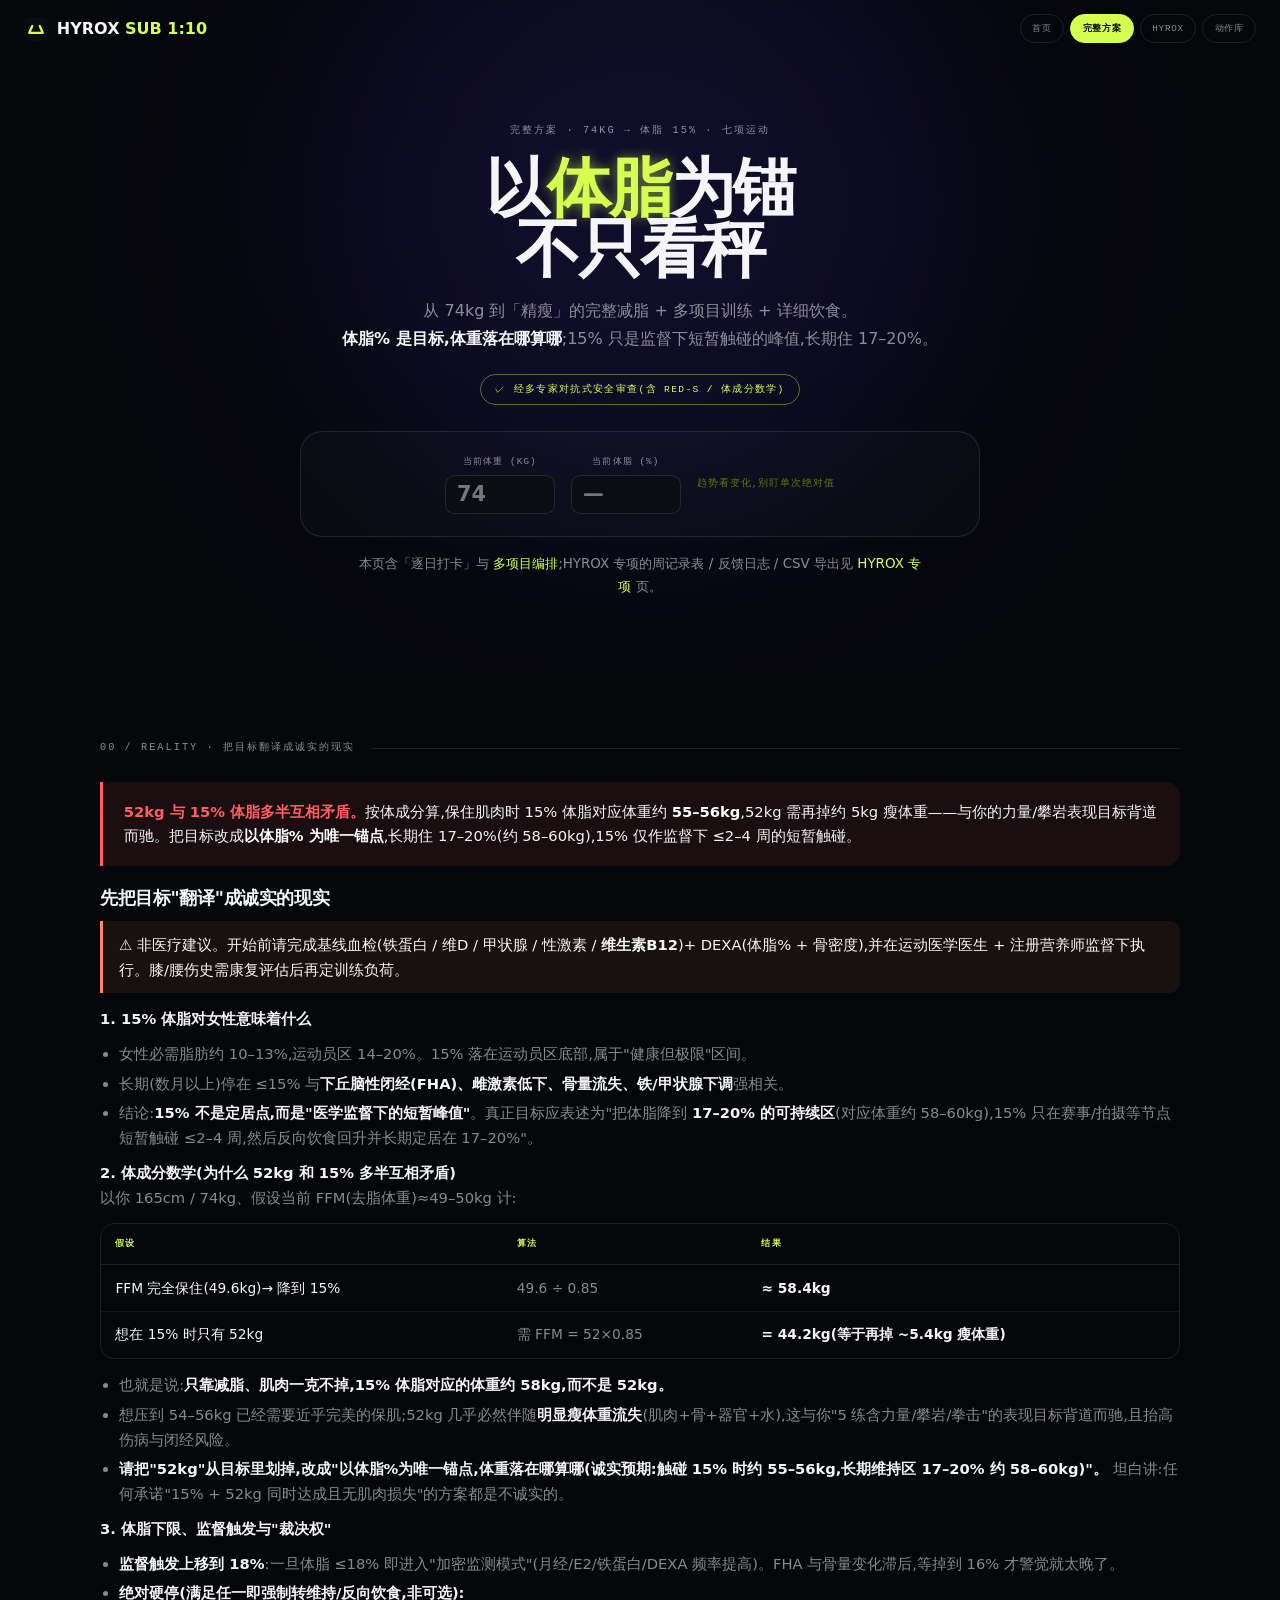
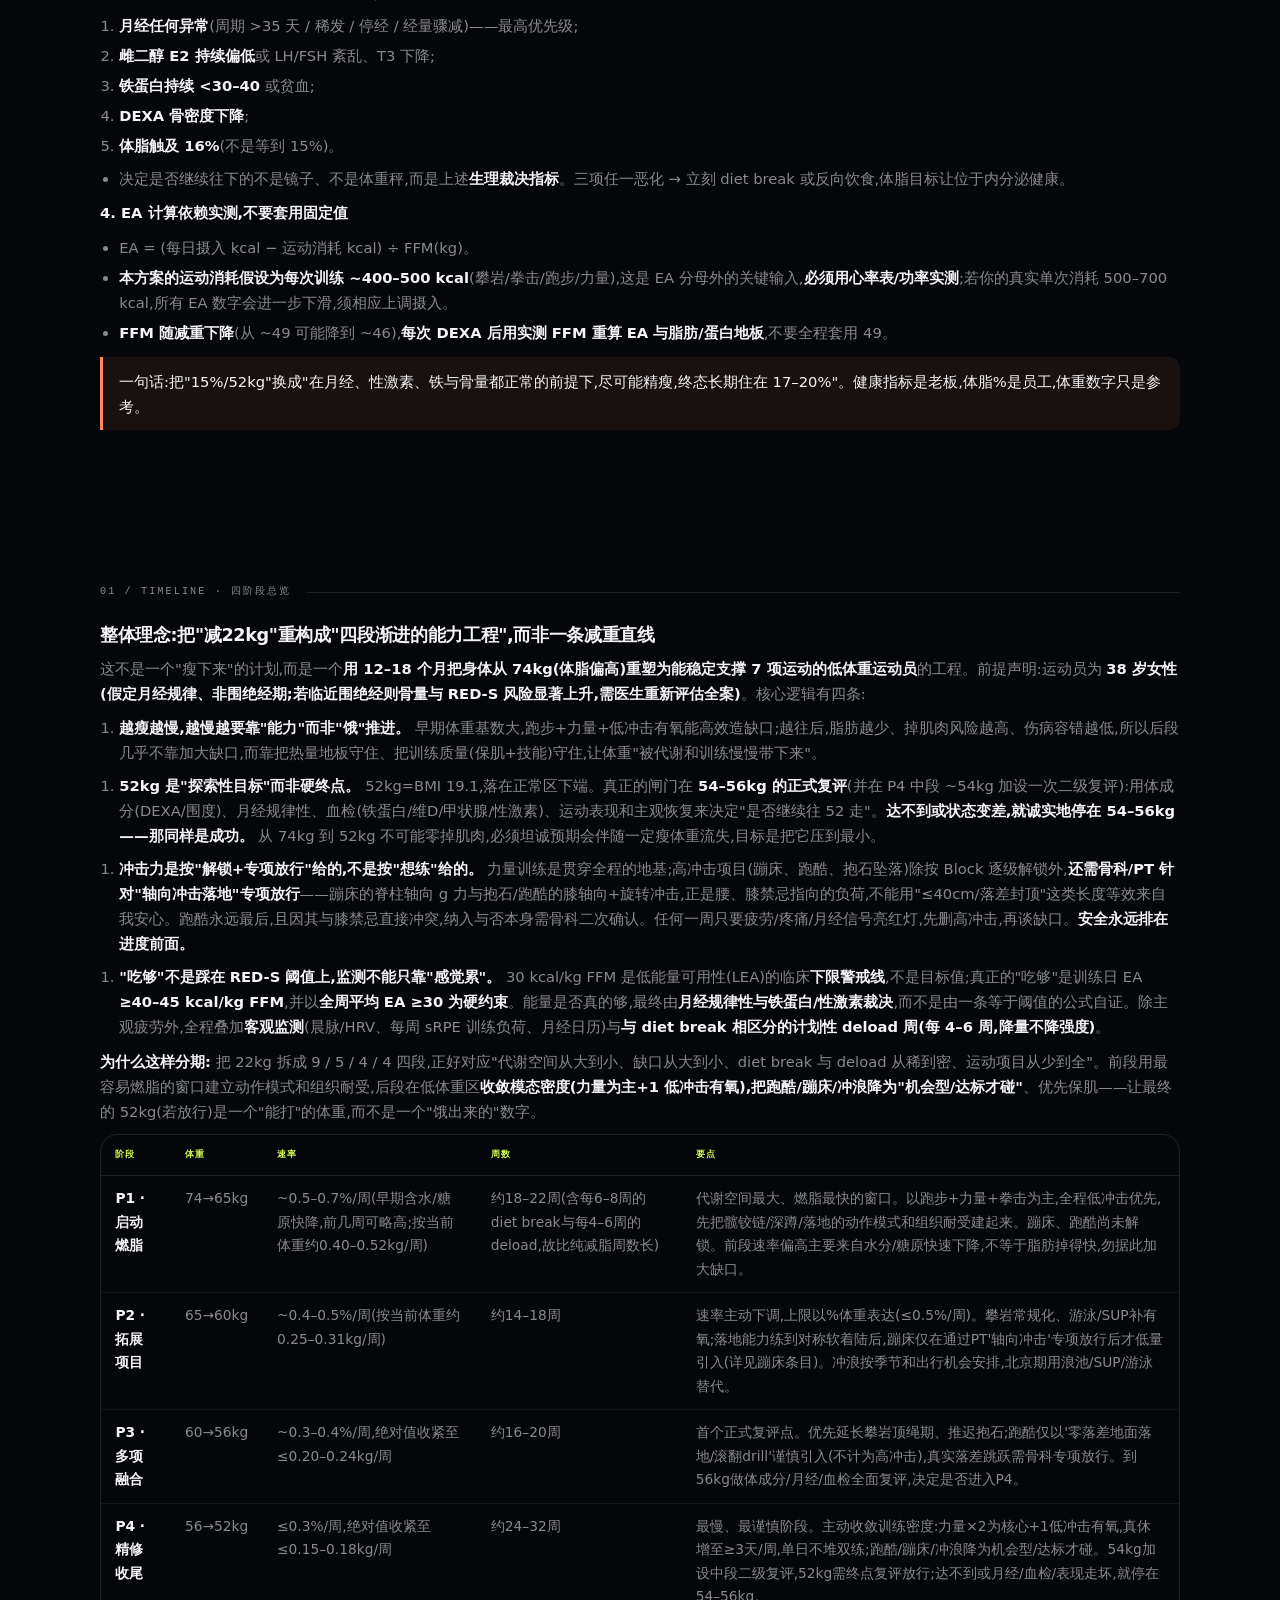
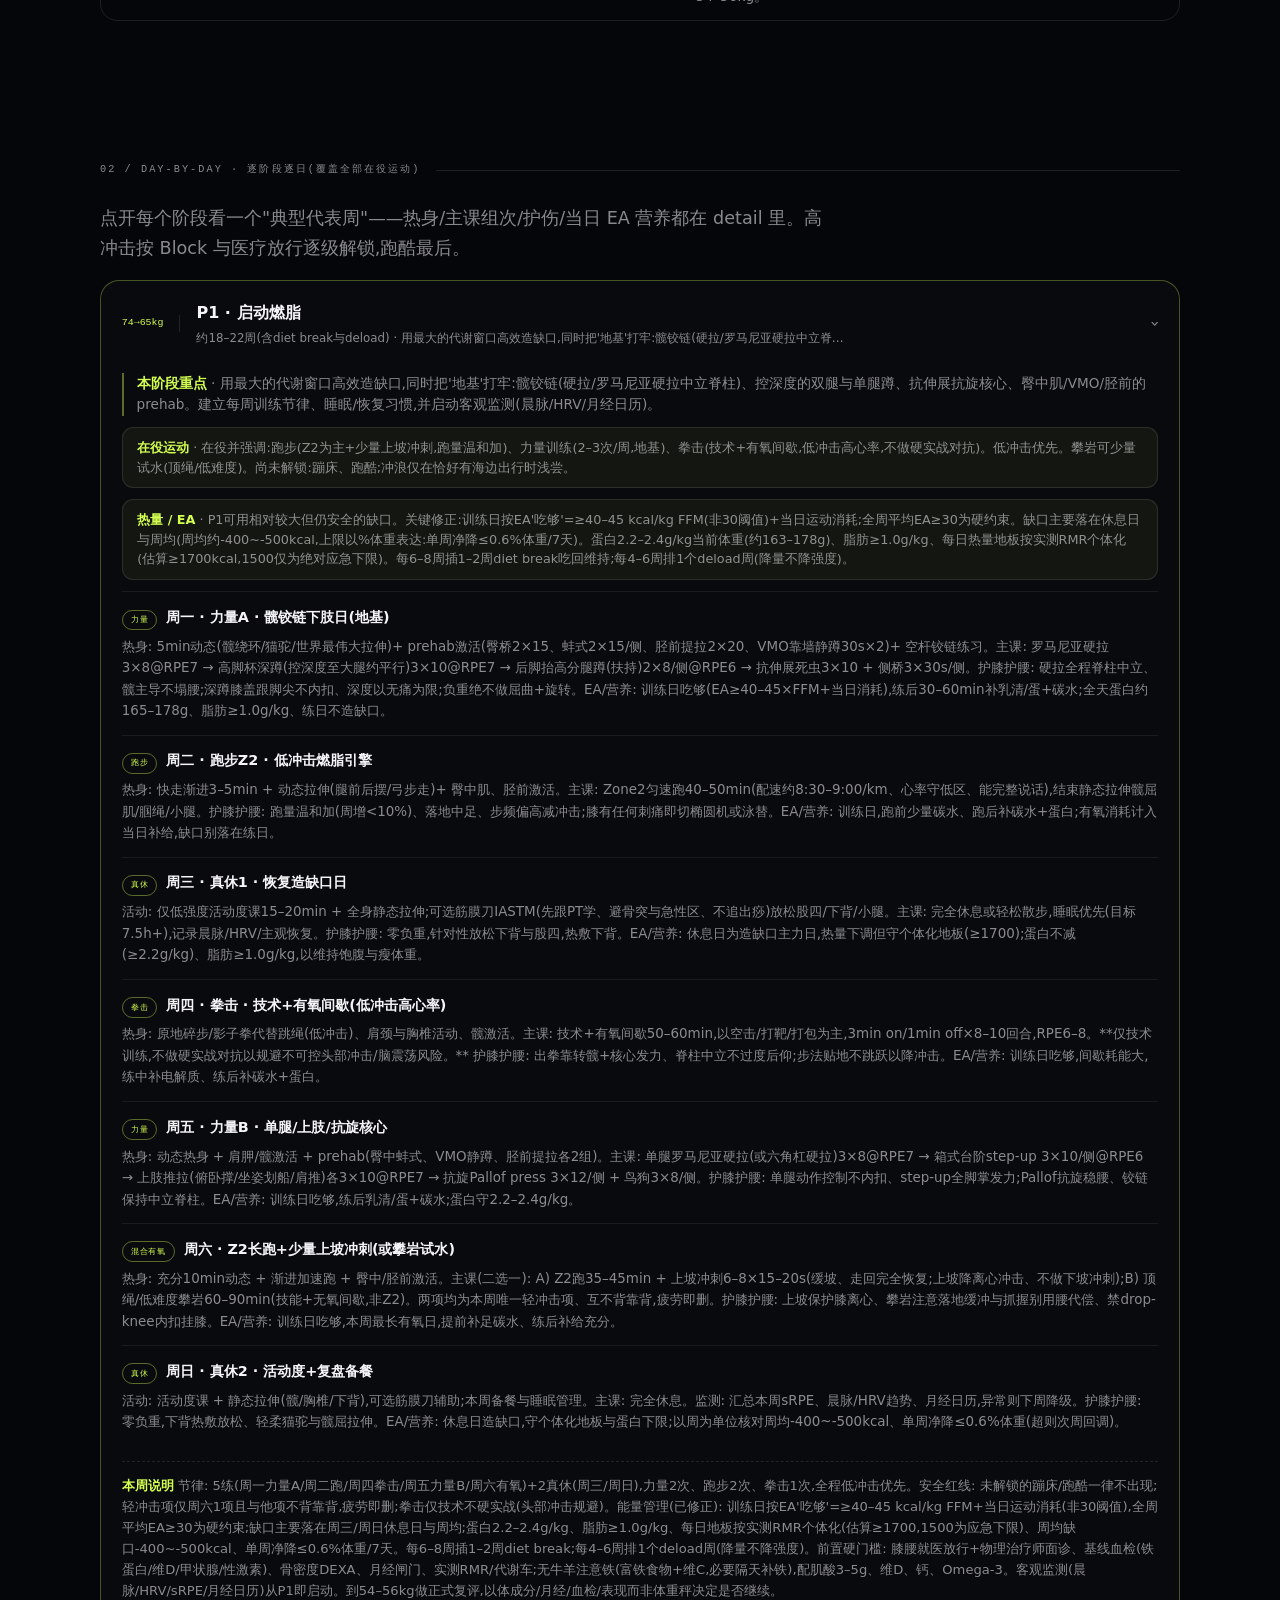
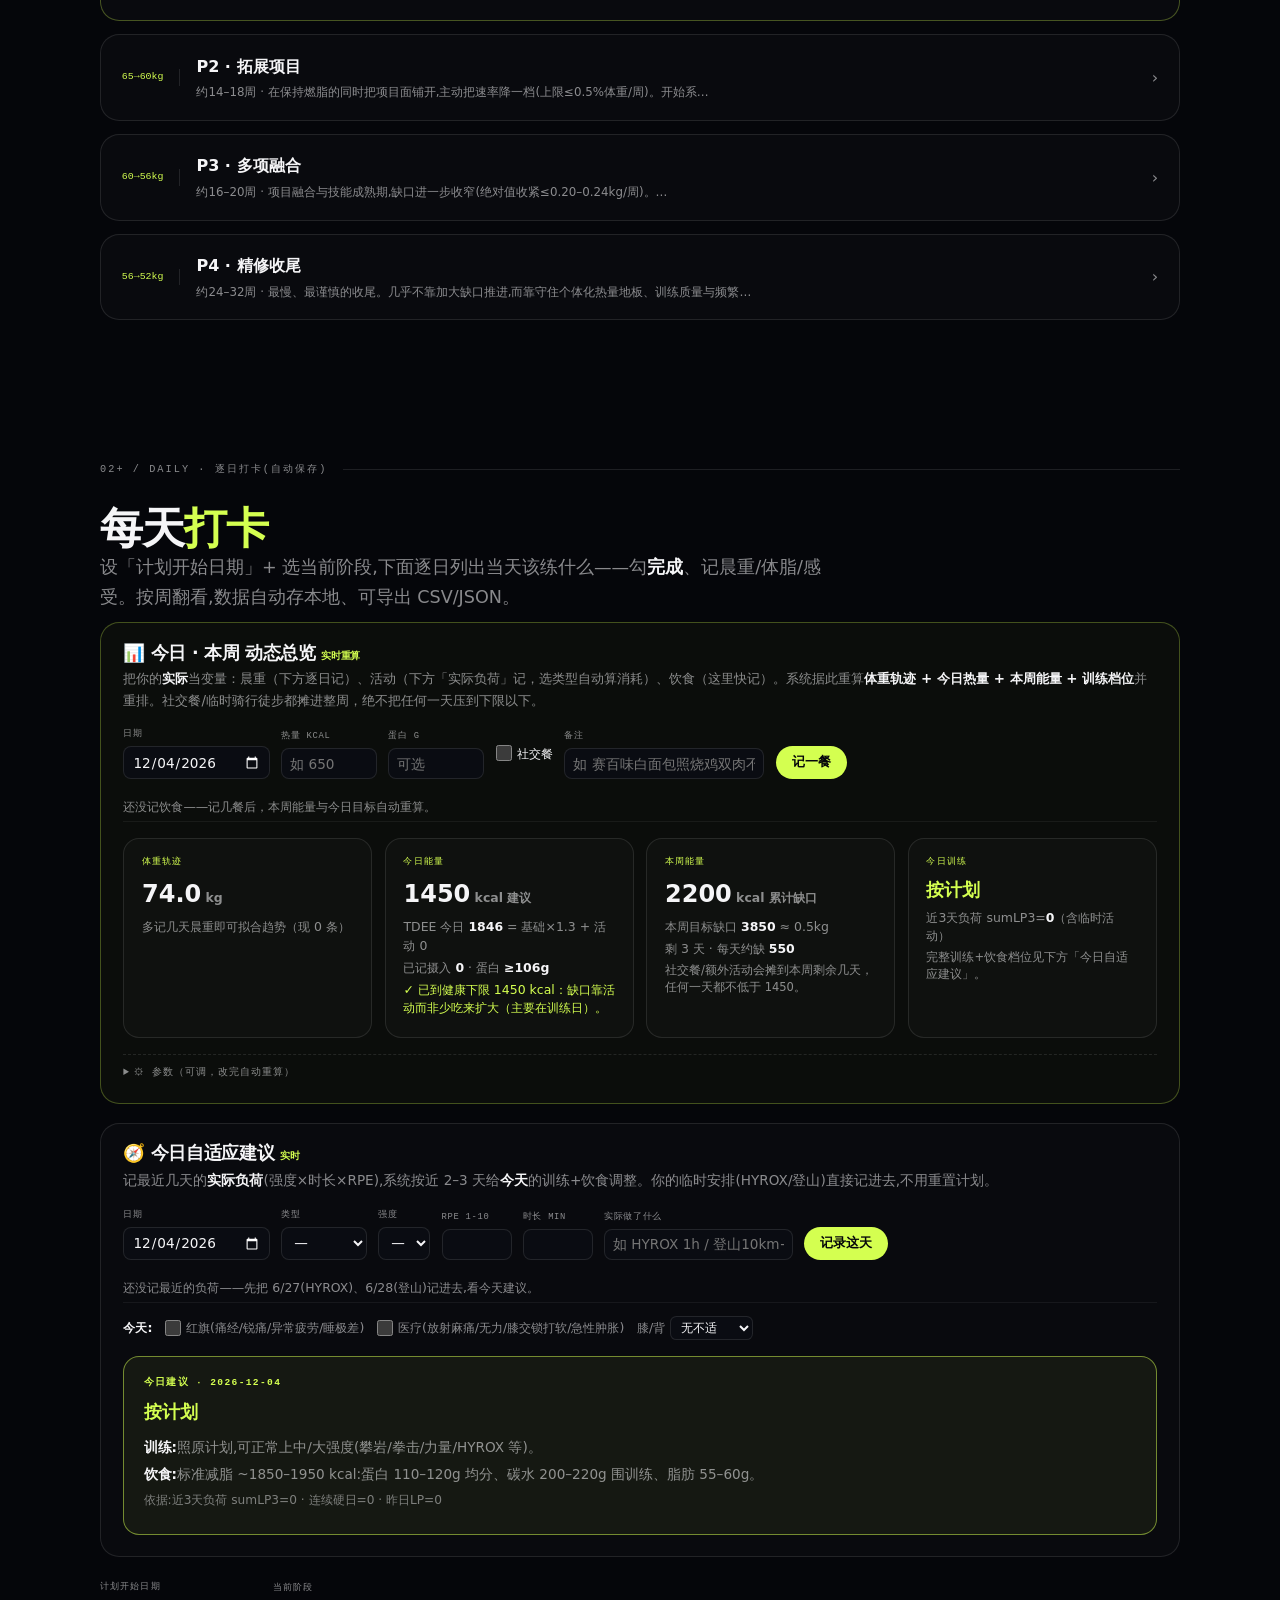
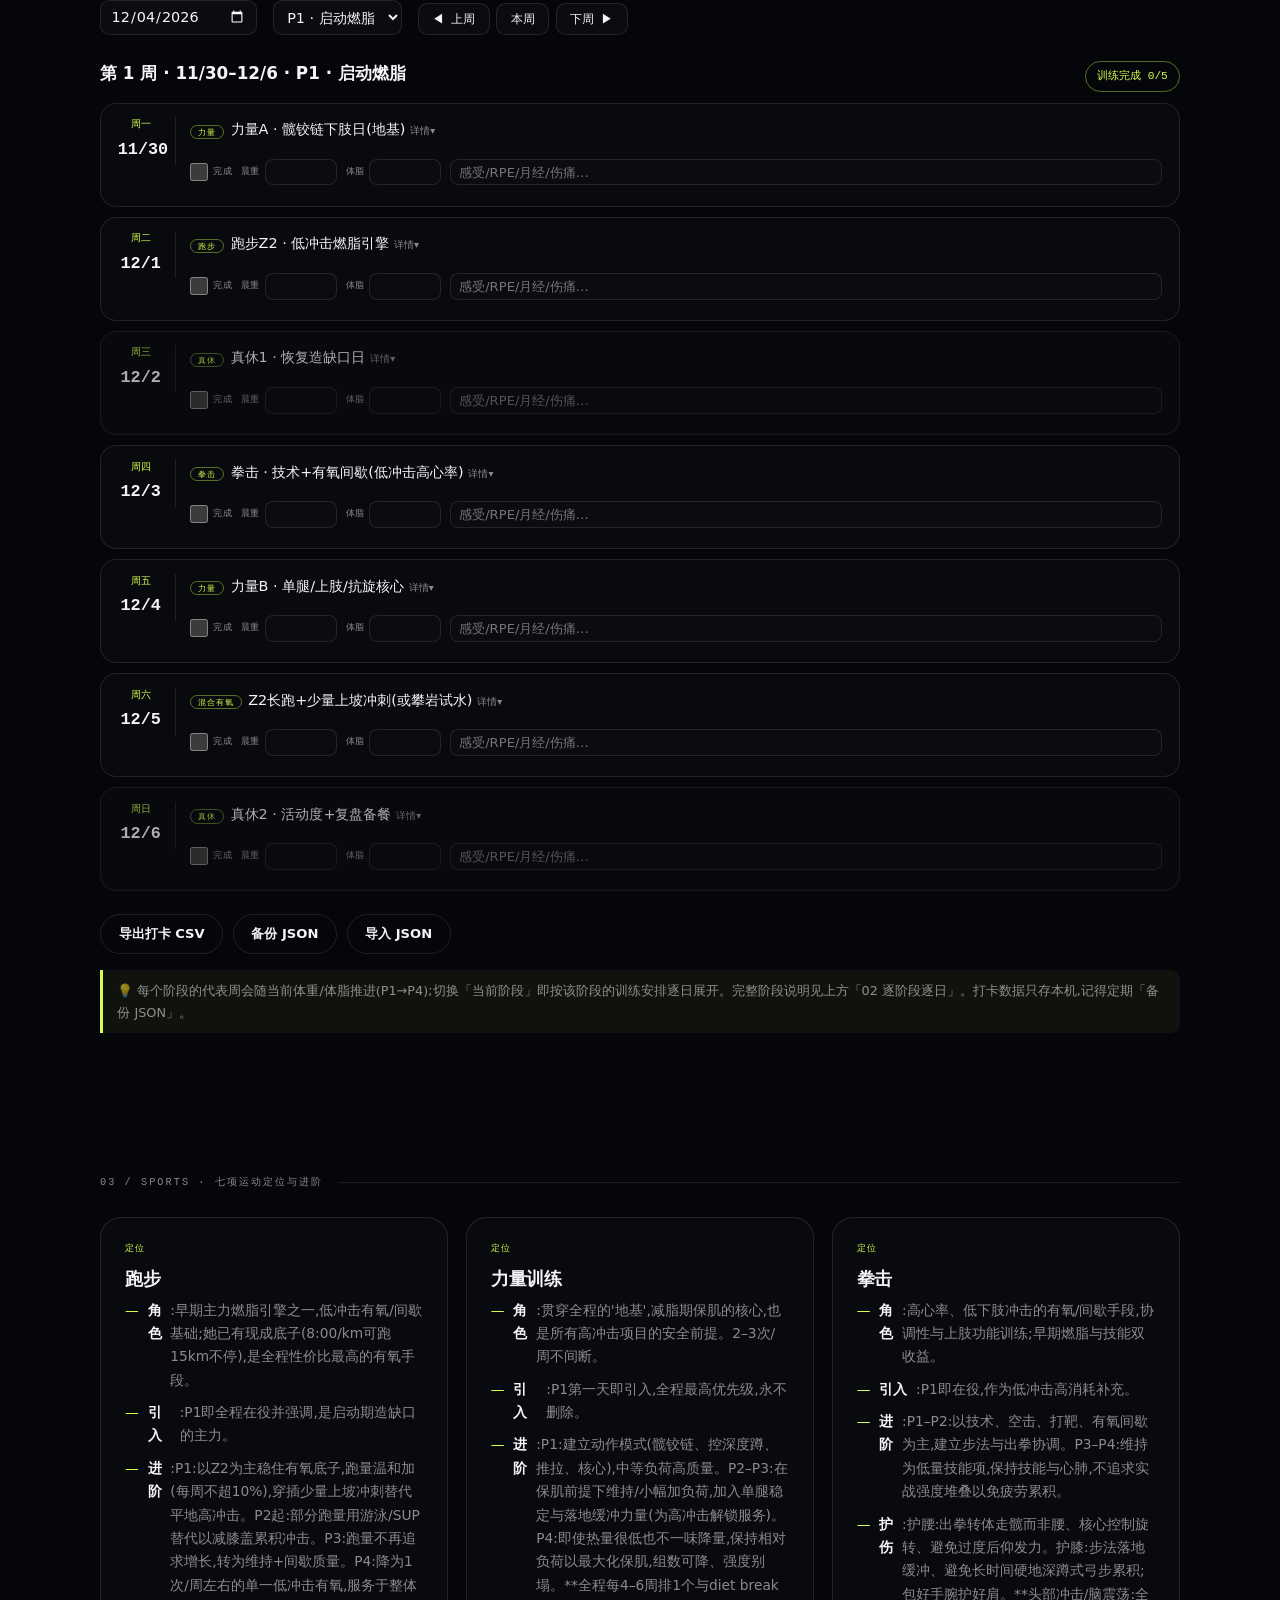
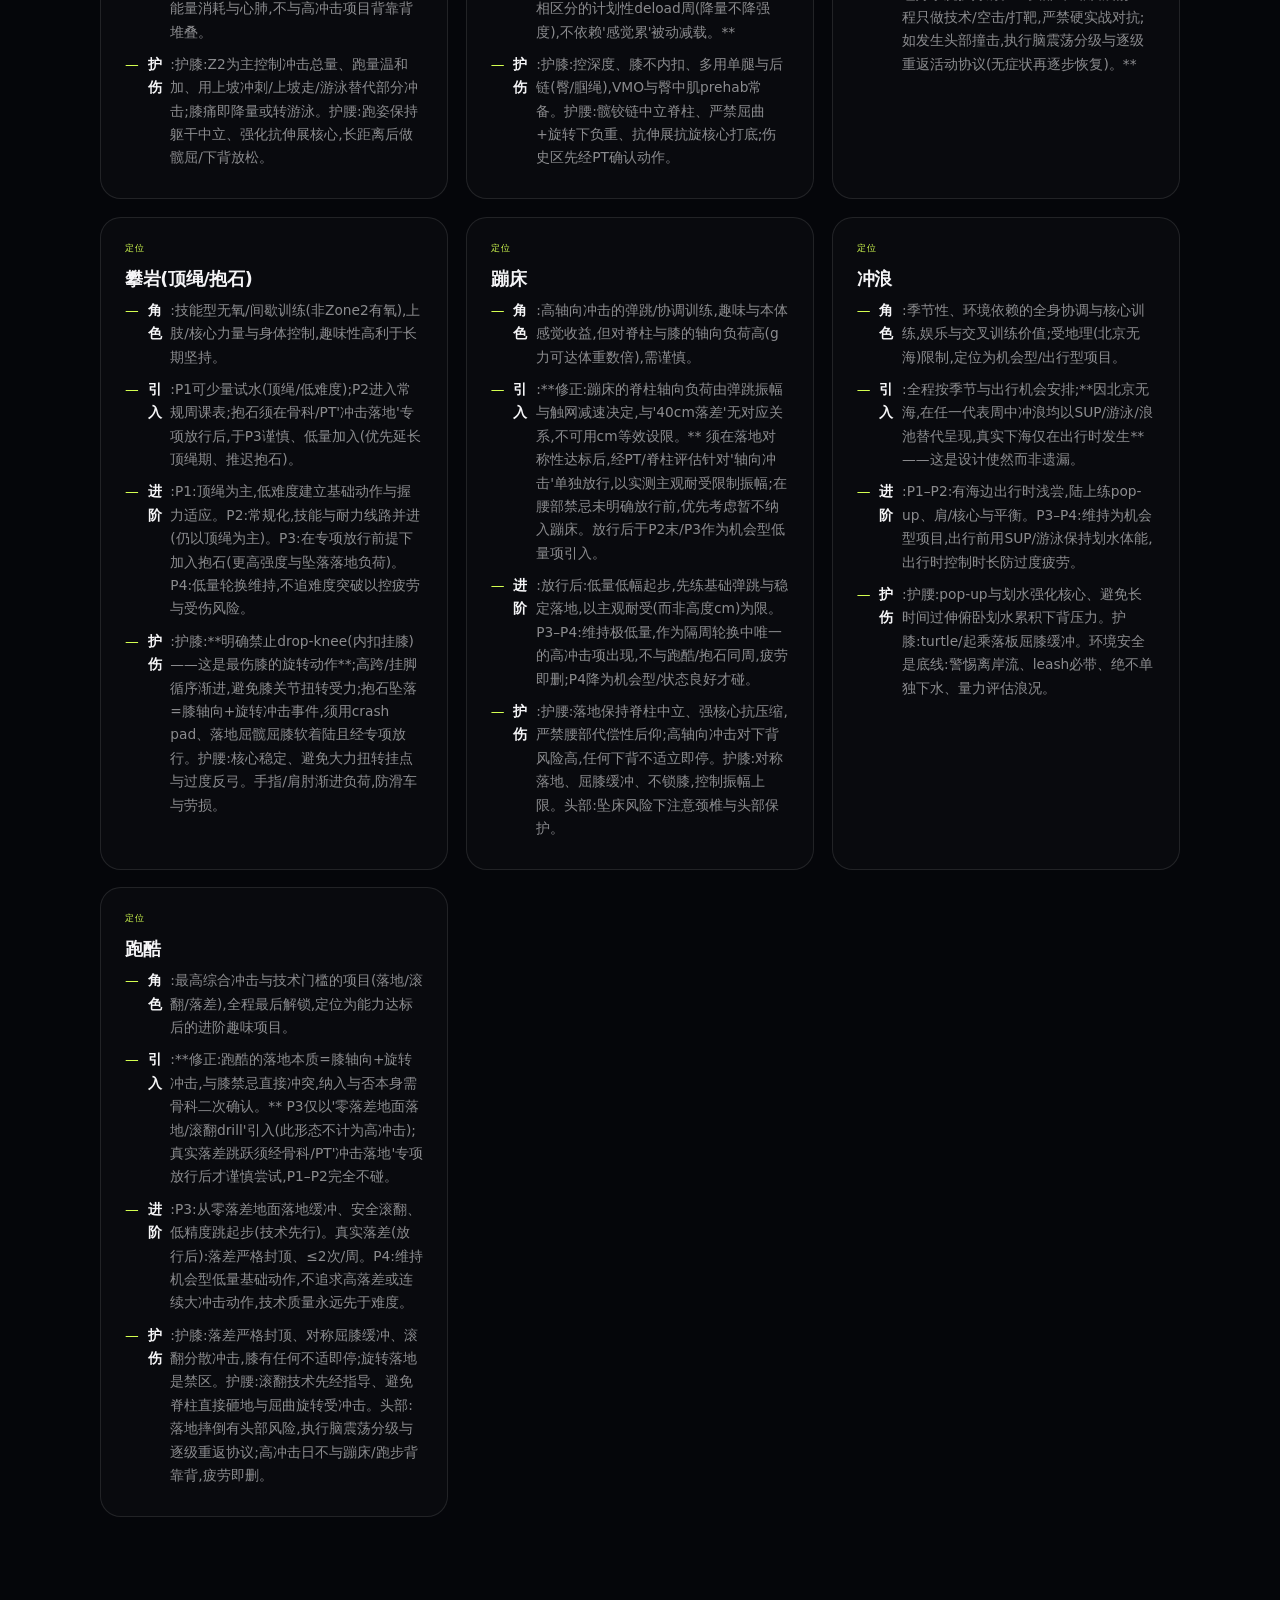
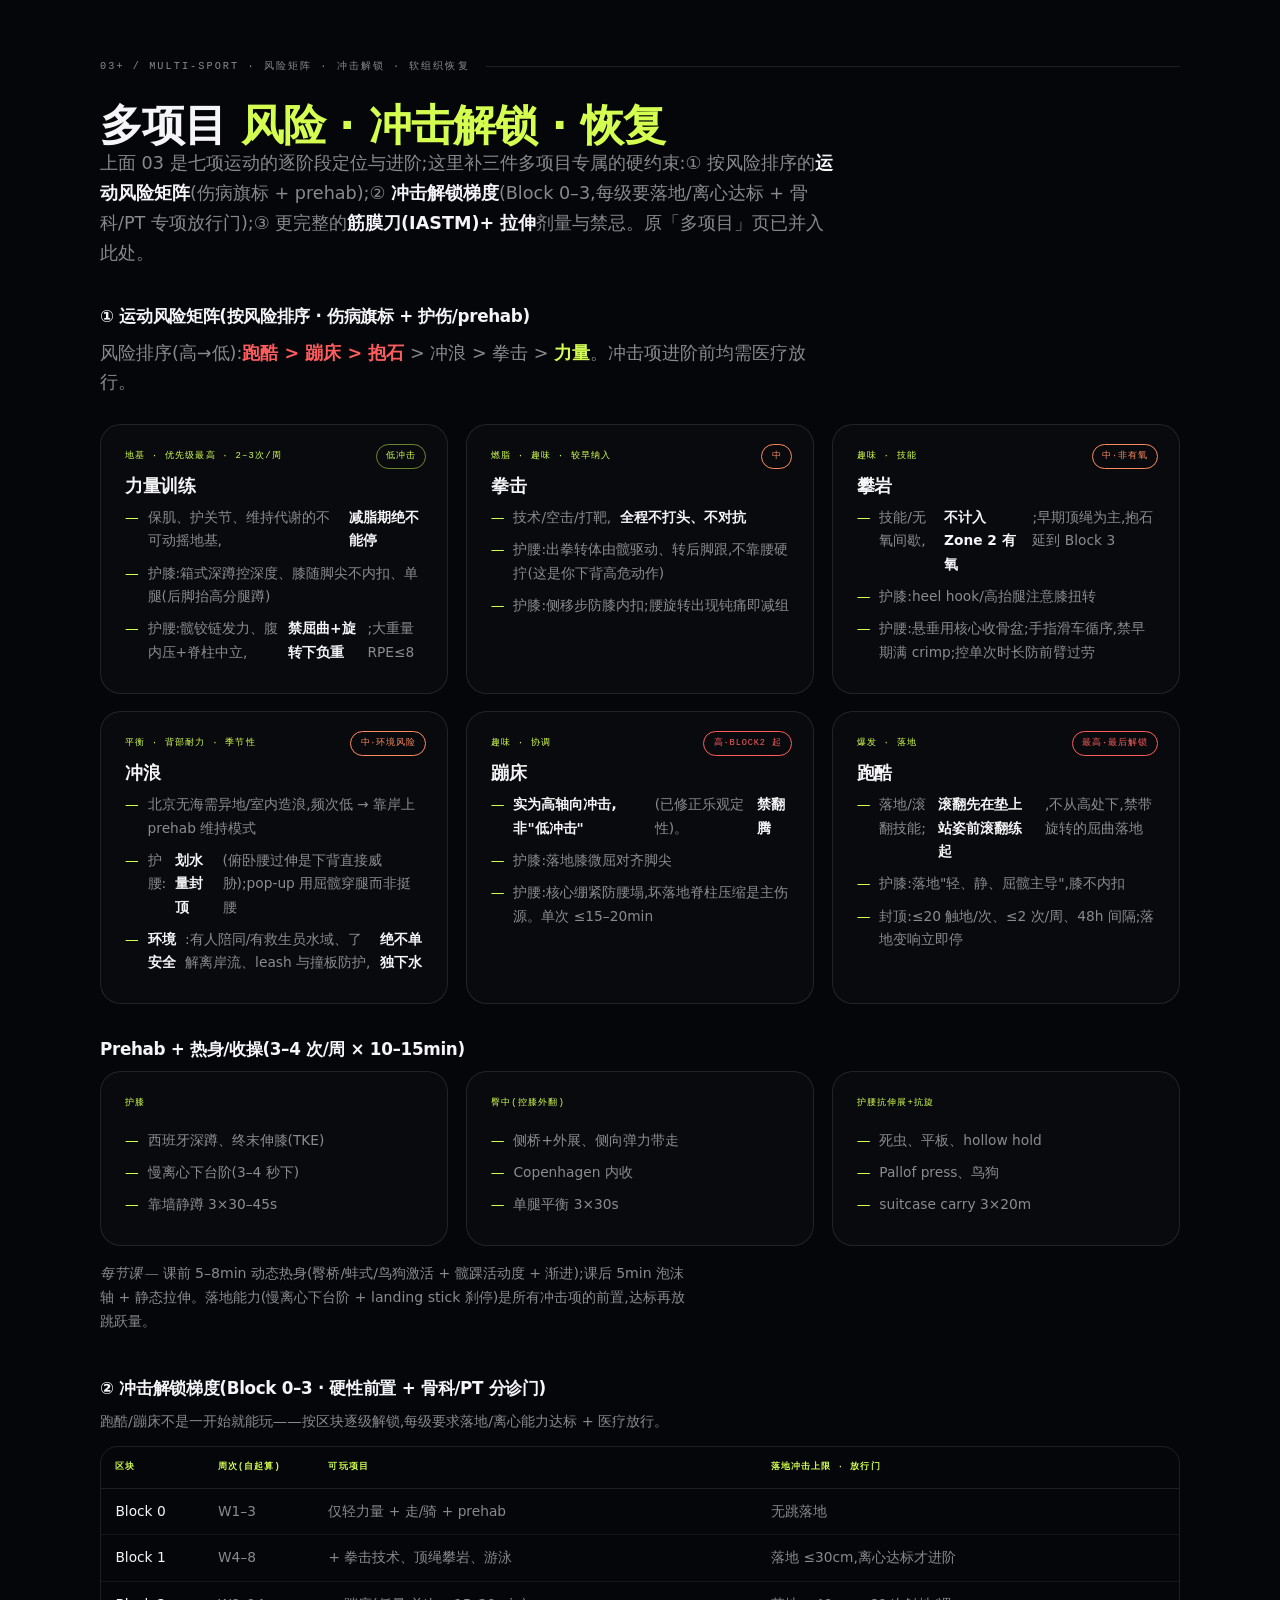
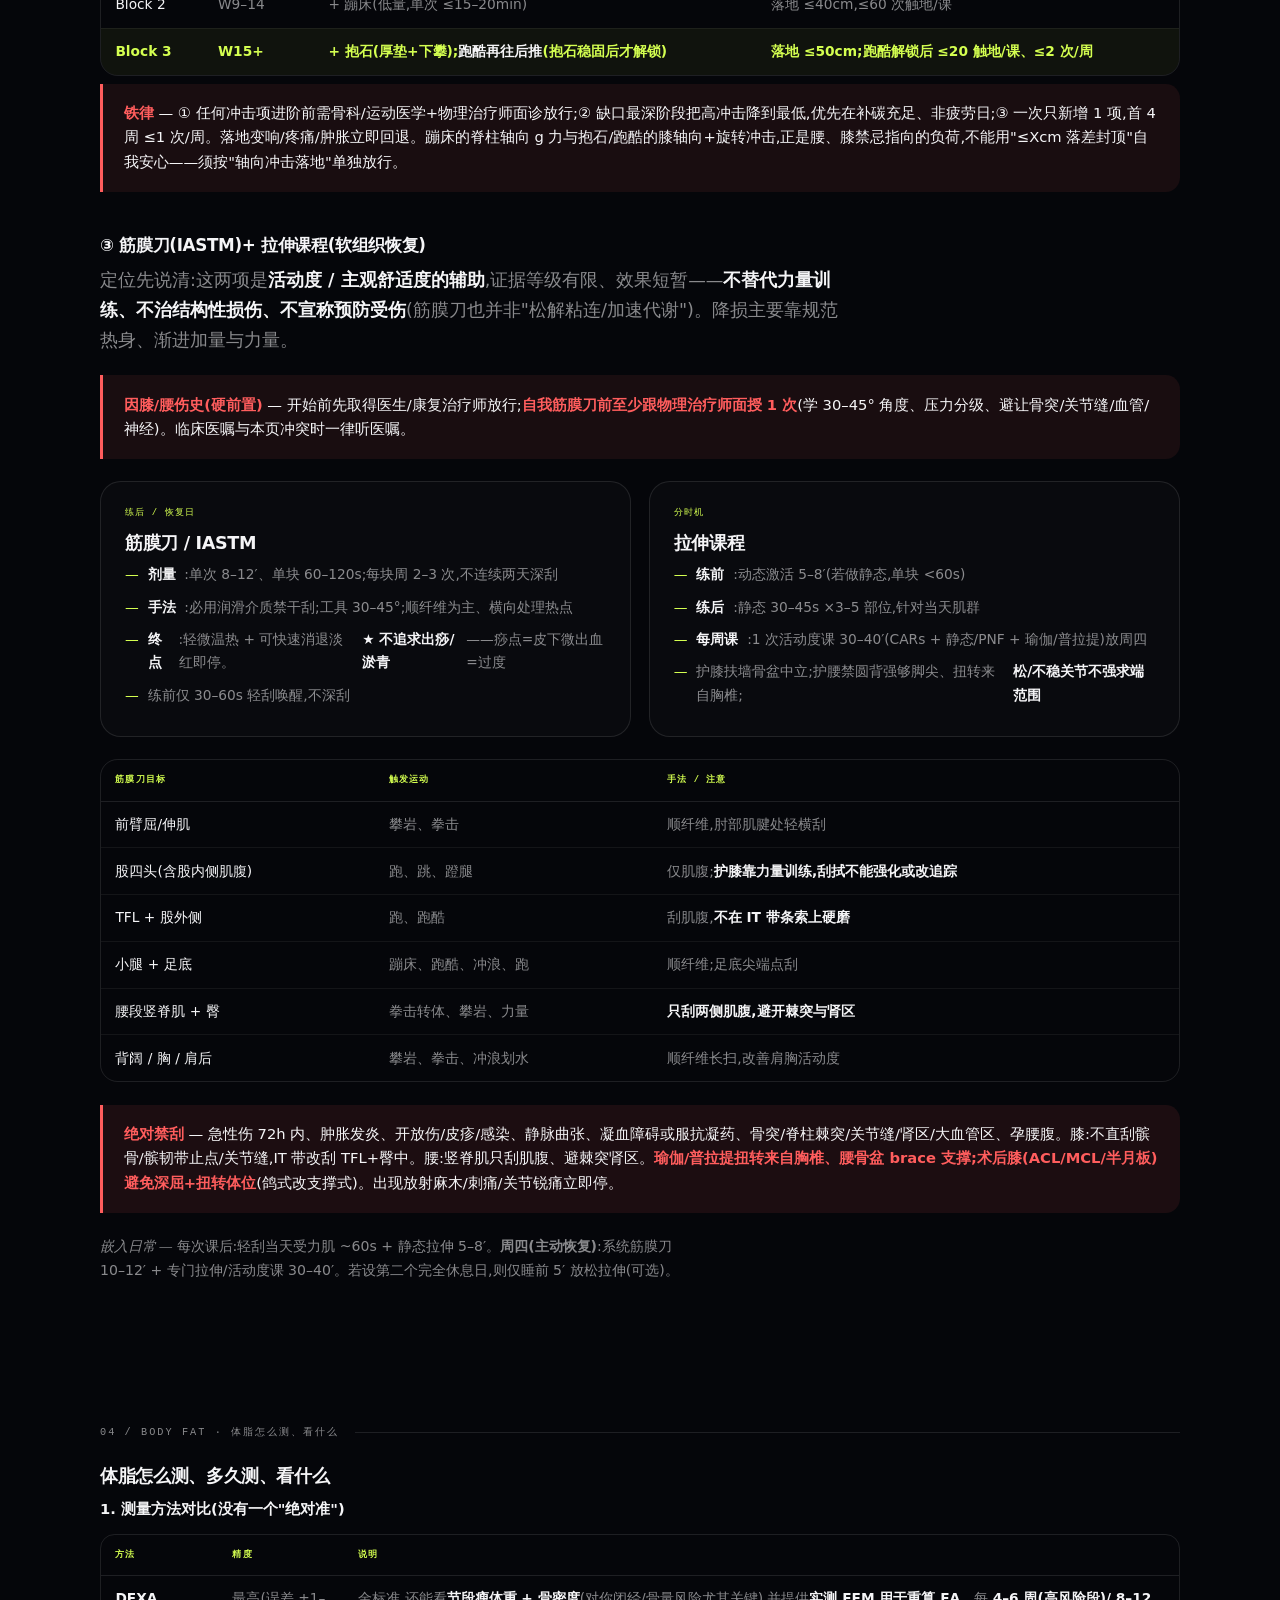
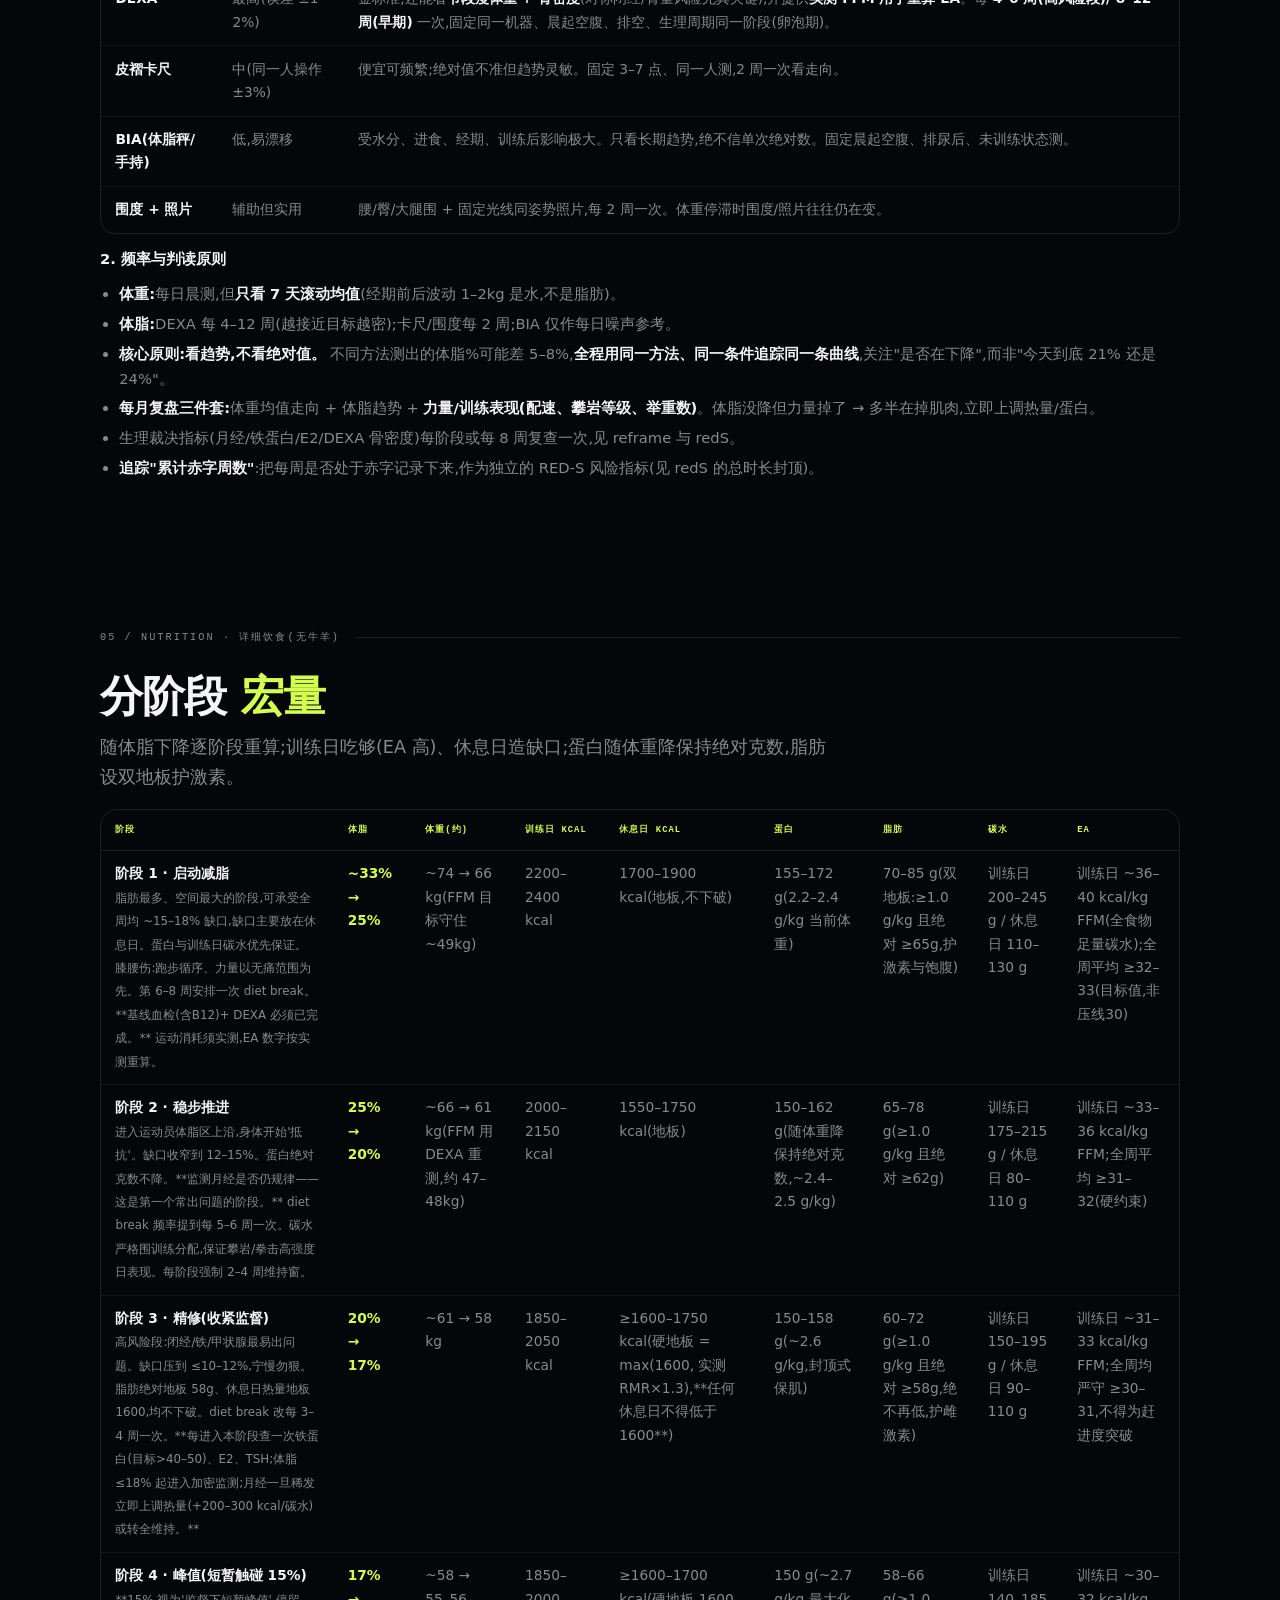
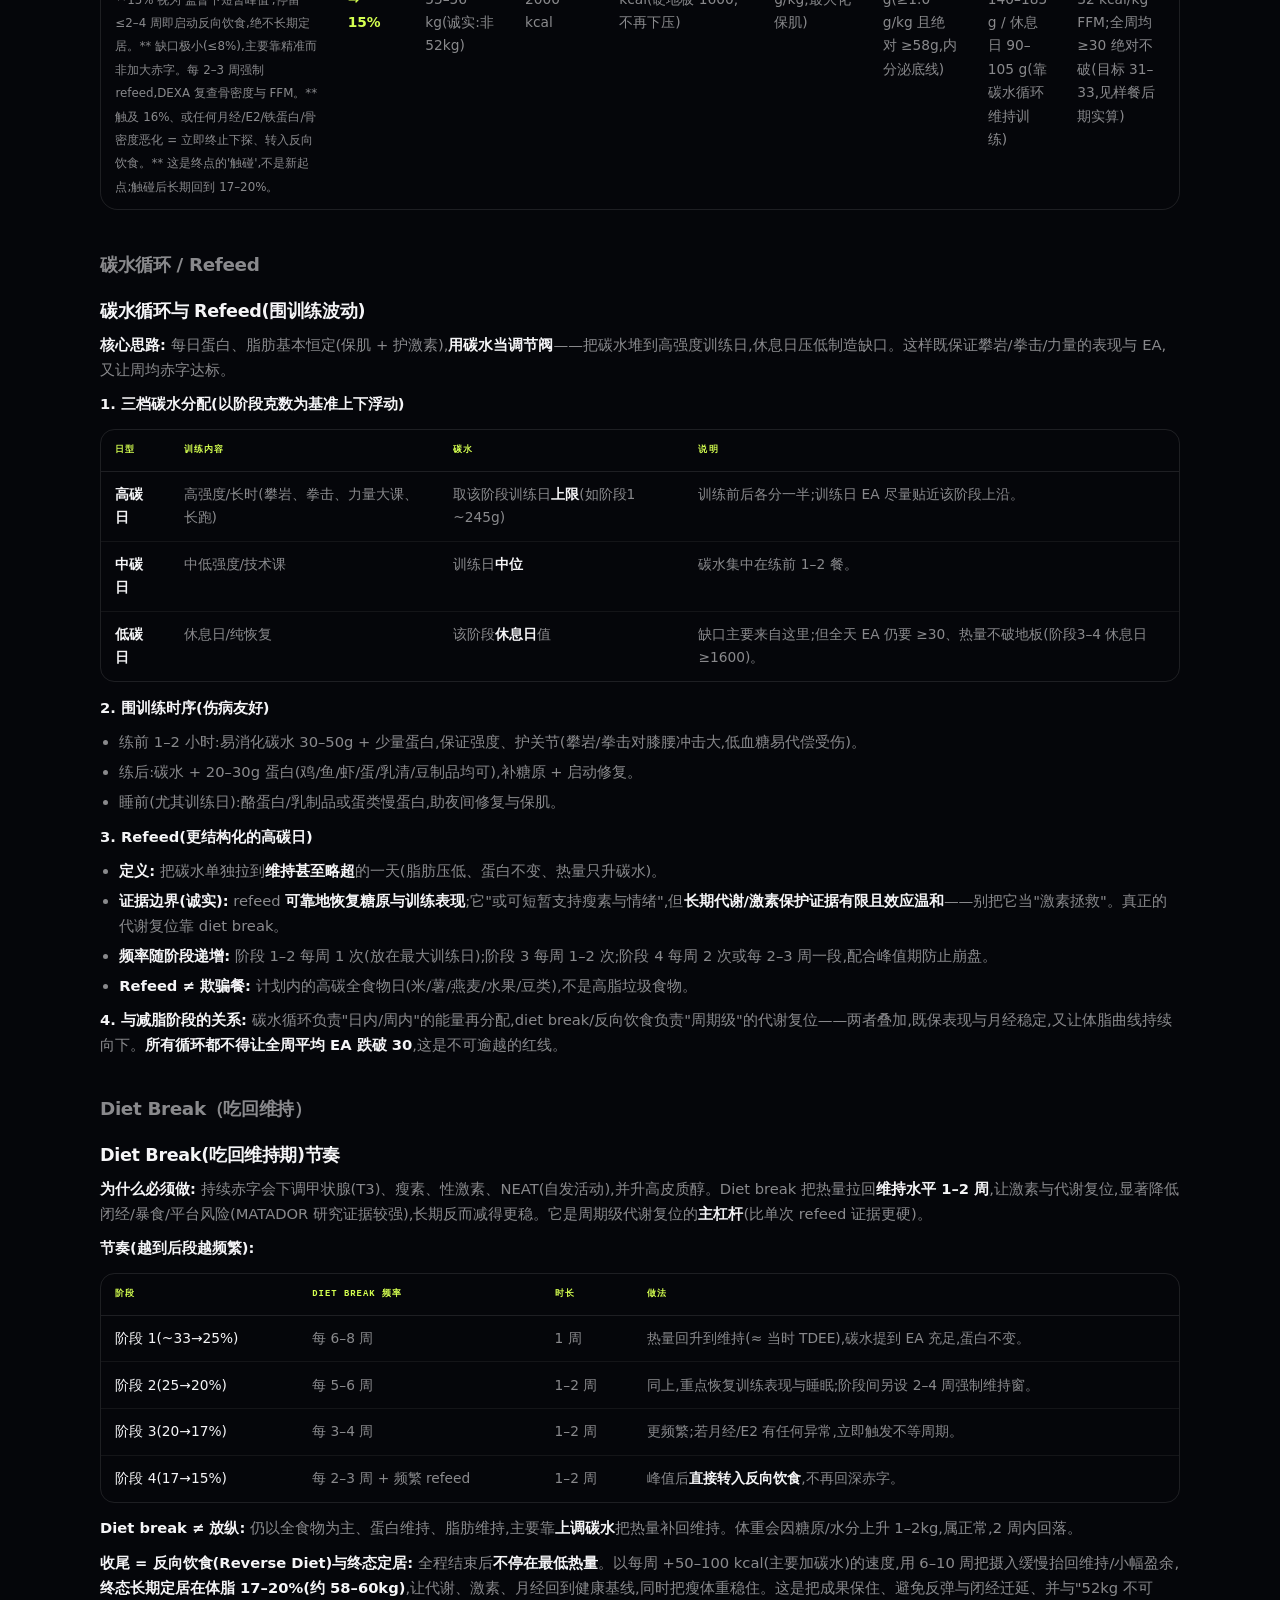
<file: phase2.html>
<!DOCTYPE html>
<html lang="zh-CN">
<head>
<meta charset="UTF-8">
<meta name="viewport" content="width=device-width, initial-scale=1.0, viewport-fit=cover">
<meta http-equiv="refresh" content="0; url=journey.html#multisport">
<title>内容已并入完整方案</title>
<link rel="canonical" href="journey.html#multisport">
<link rel="stylesheet" href="assets/core.css">
<style>
  html,body{margin:0;background:#05060a;color:#f5f5f7;
    font-family:"PingFang SC","SF Pro Display",-apple-system,system-ui,sans-serif;}
  .wrap{min-height:100vh;display:flex;align-items:center;justify-content:center;padding:24px;}
  a{color:#d4ff50;text-decoration:none;}
</style>
<script>location.replace('journey.html#multisport');</script>
</head>
<body>
<div class="wrap"><p><a href="journey.html#multisport">内容已并入完整方案 · 点此前往</a></p></div>
</body>
</html>
</file>
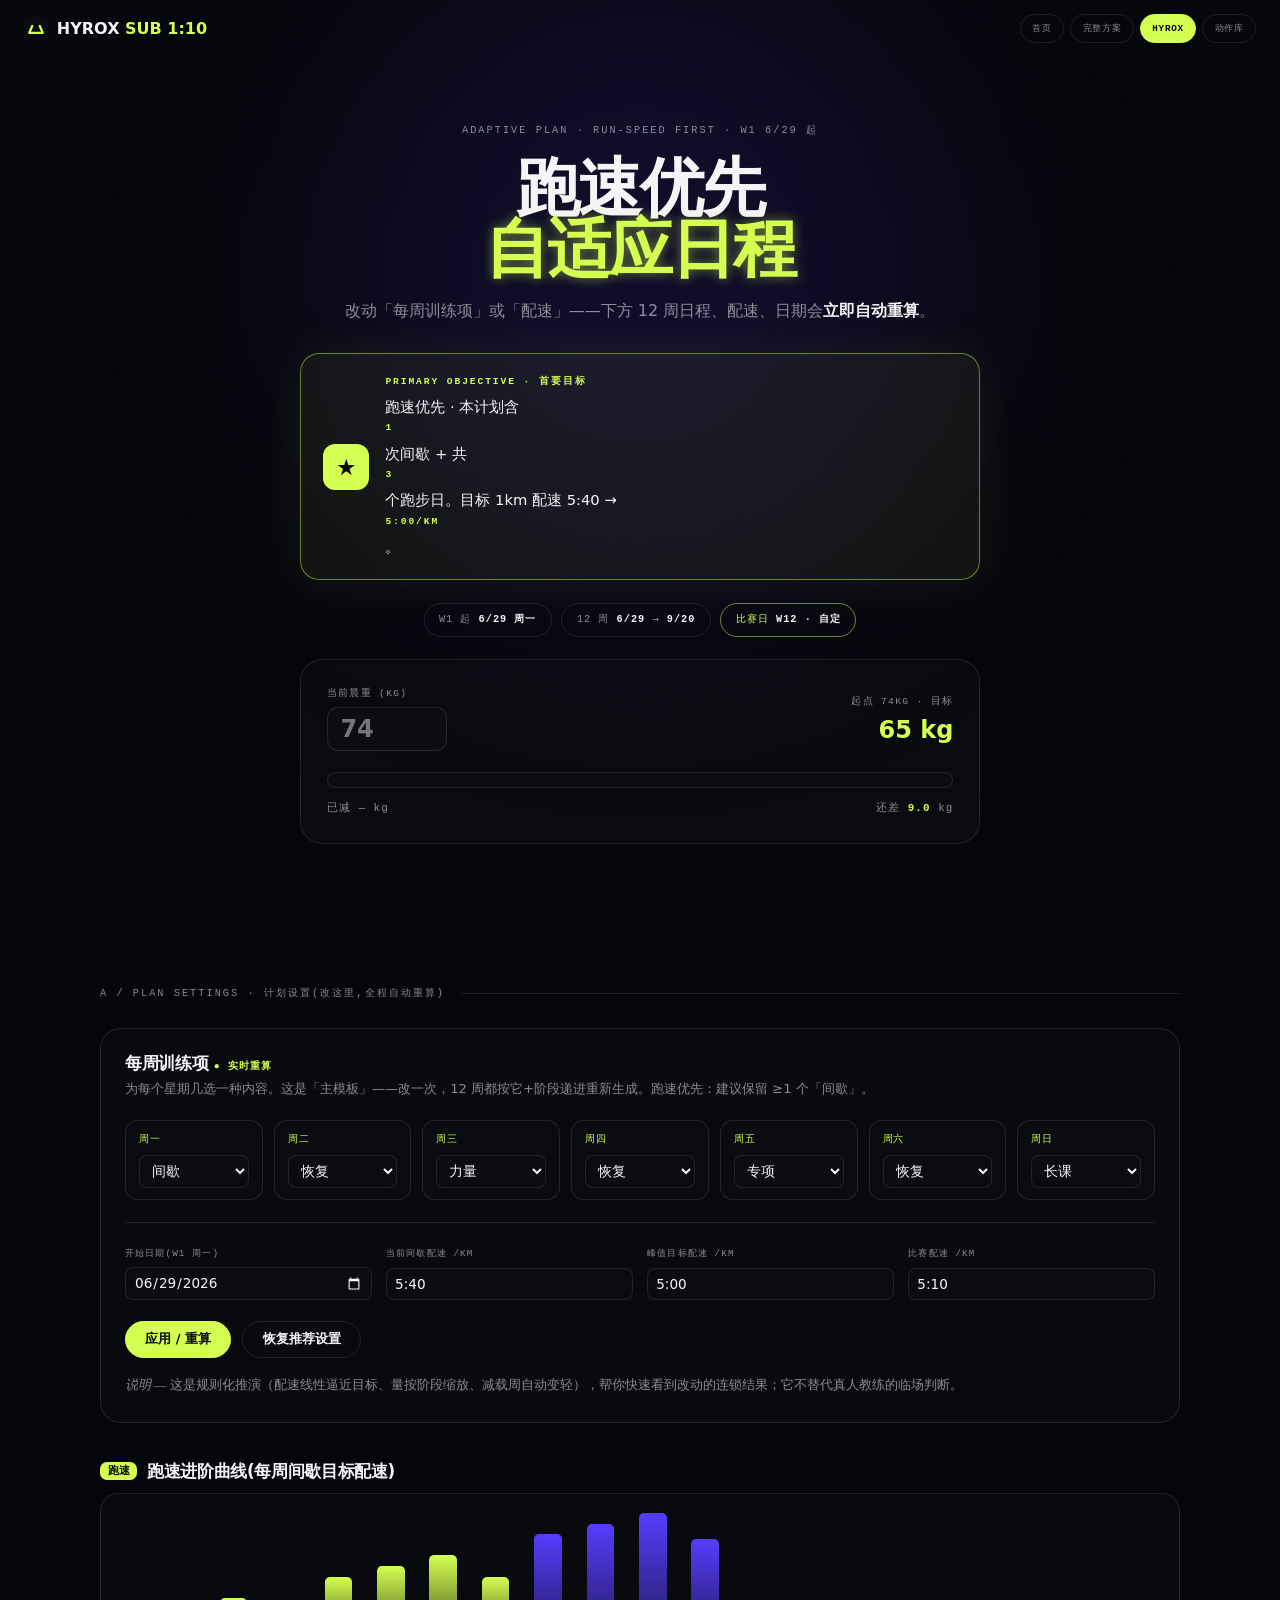
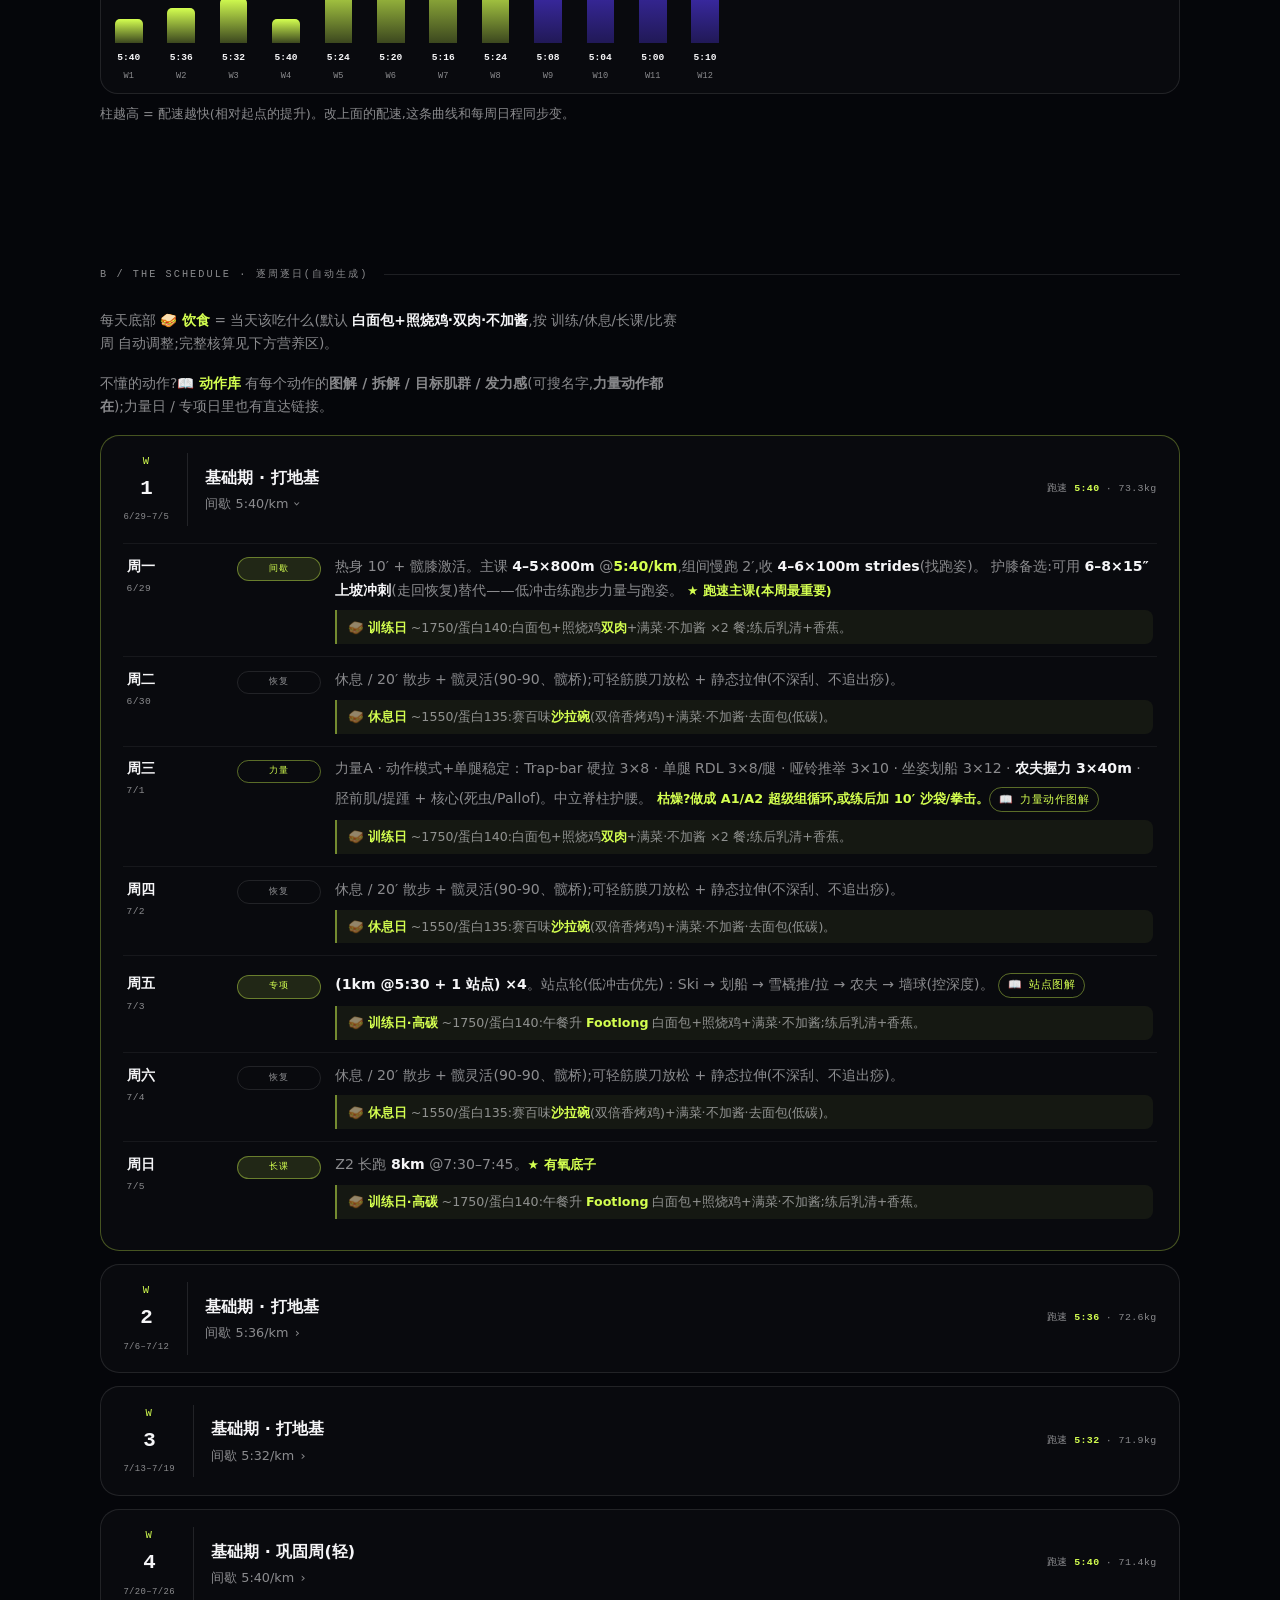
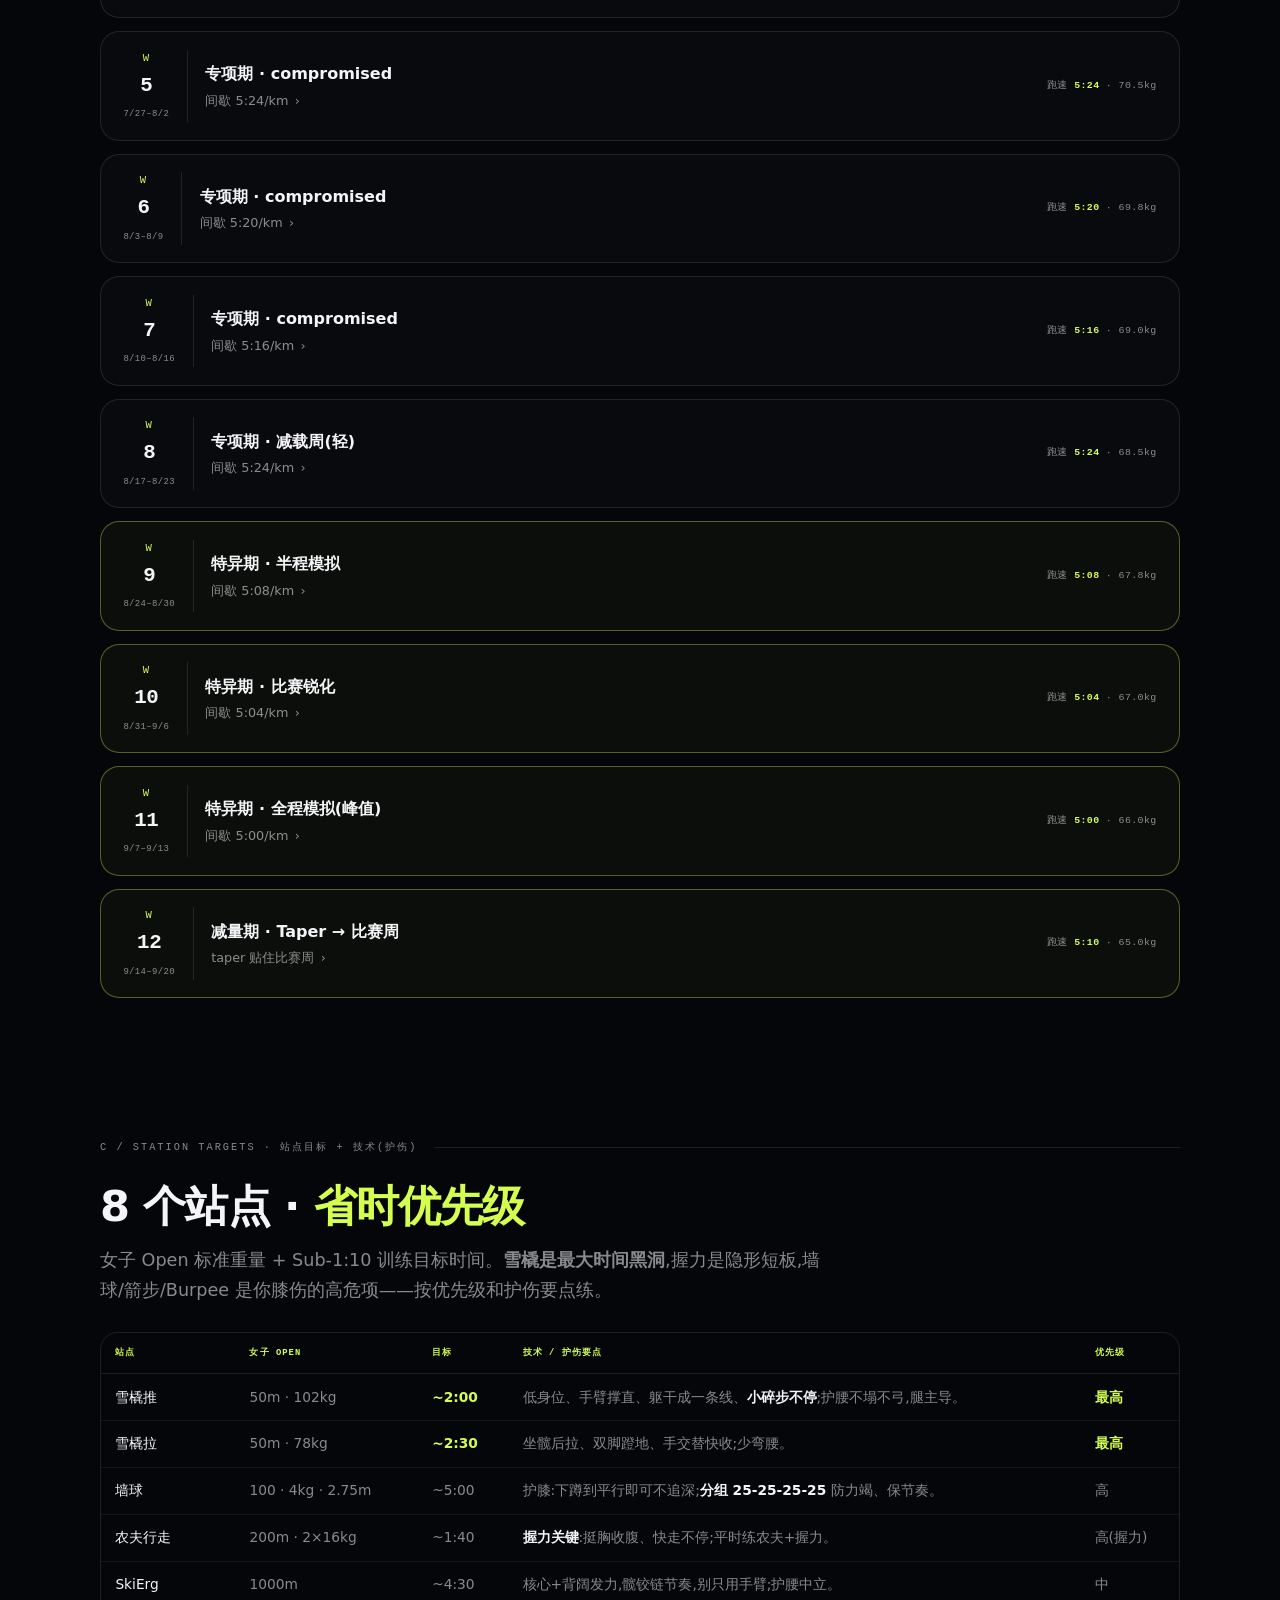
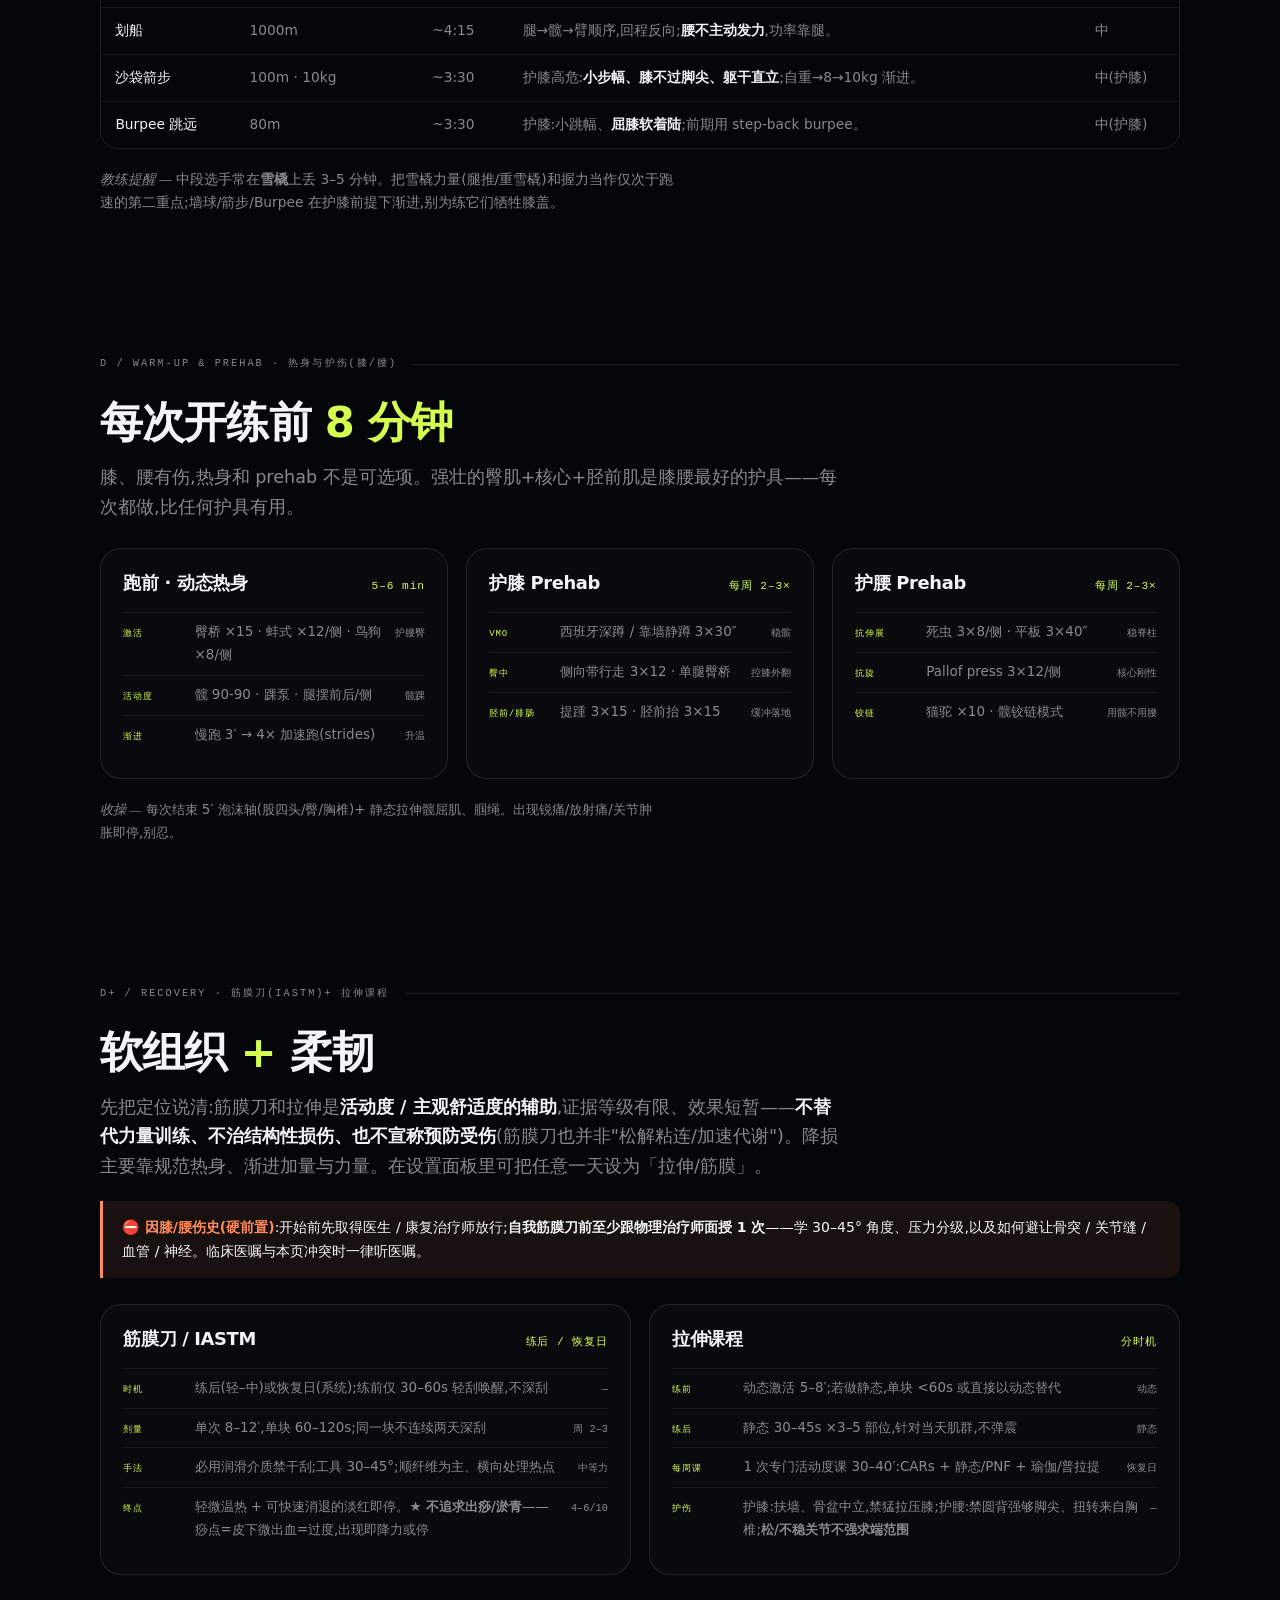
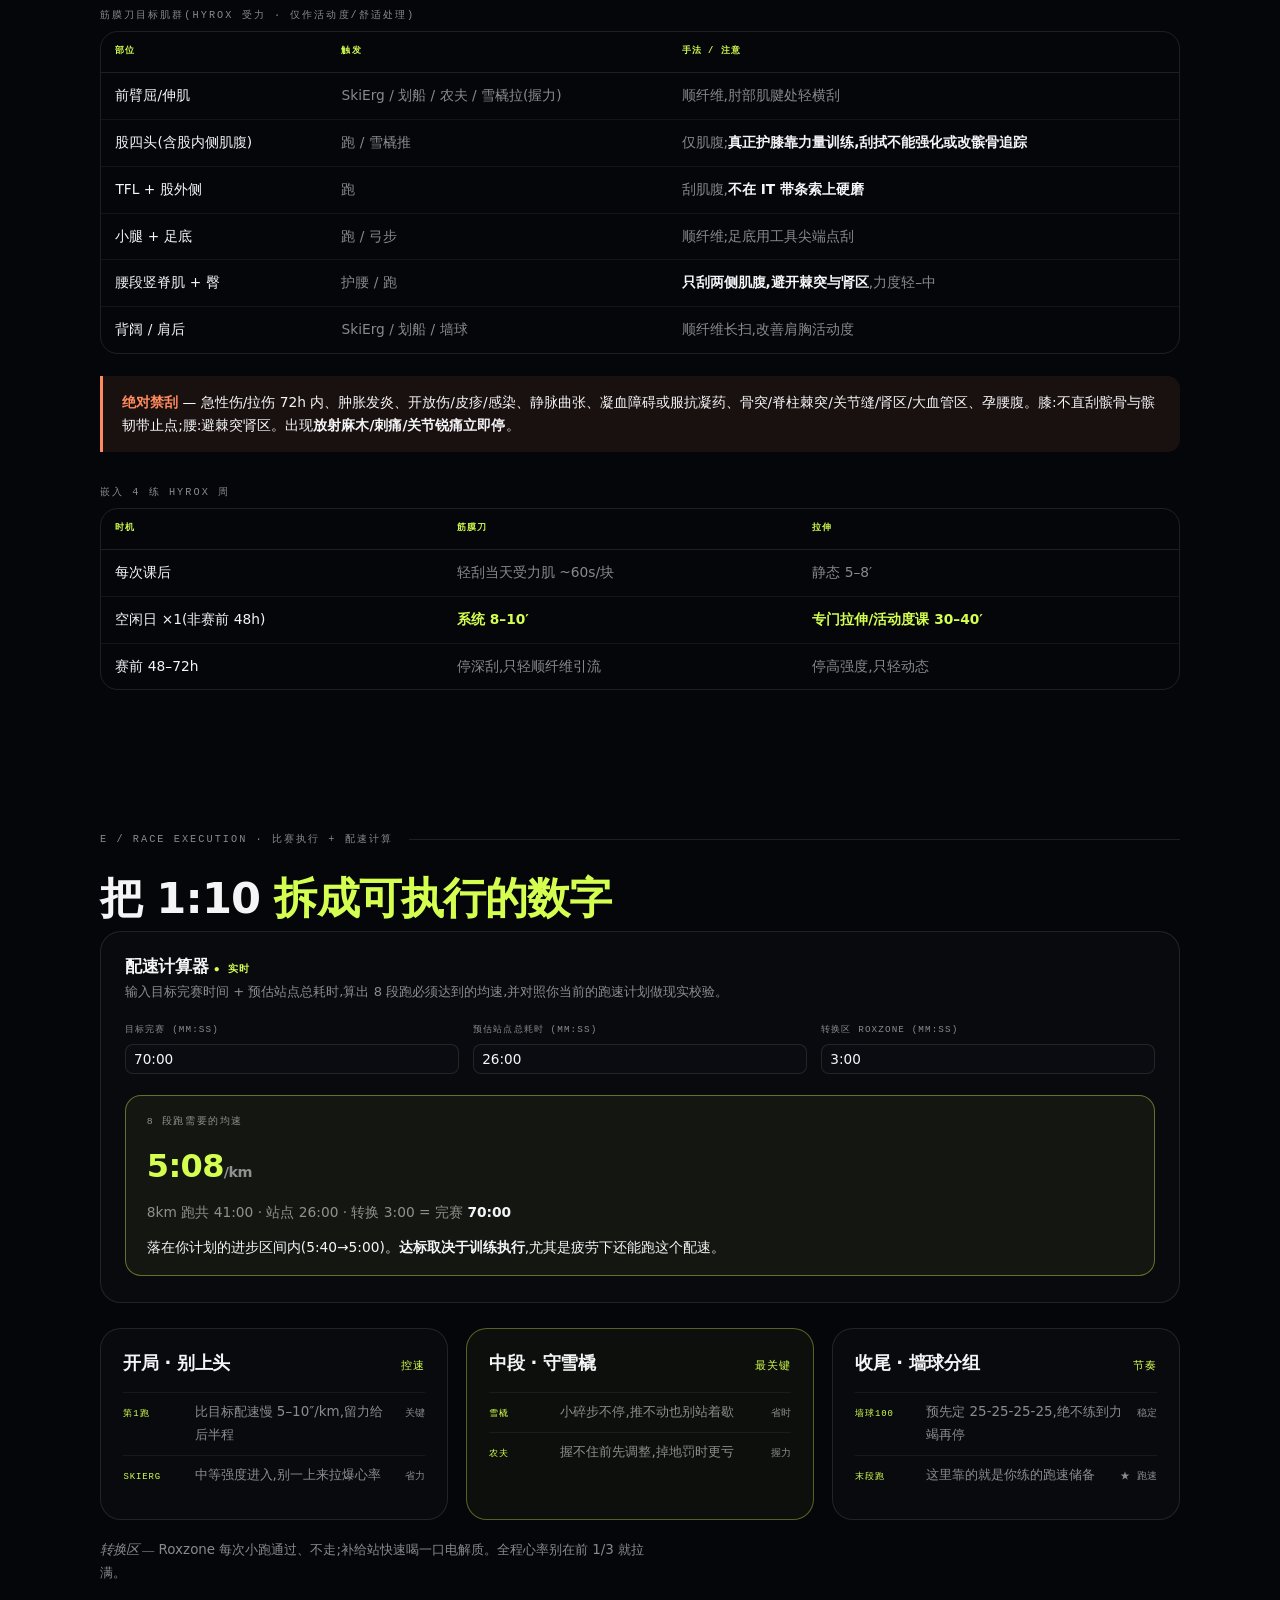
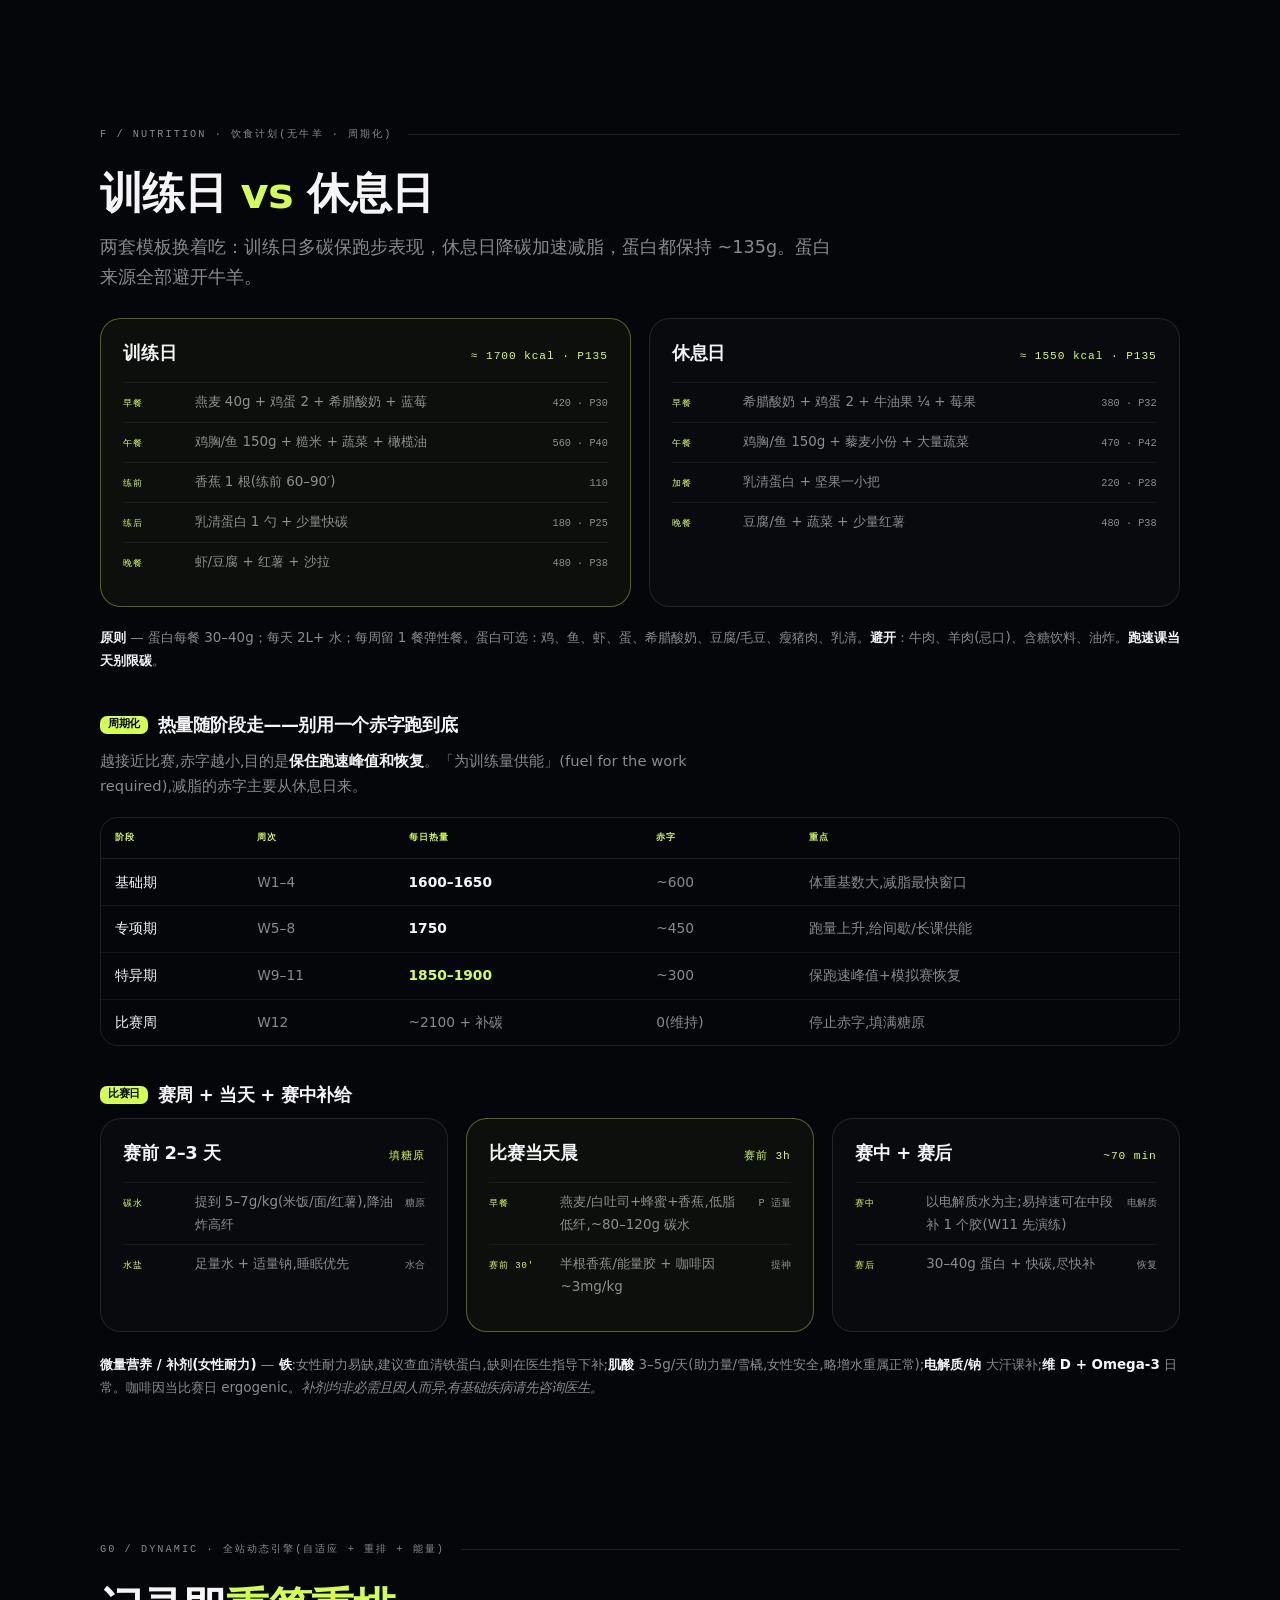
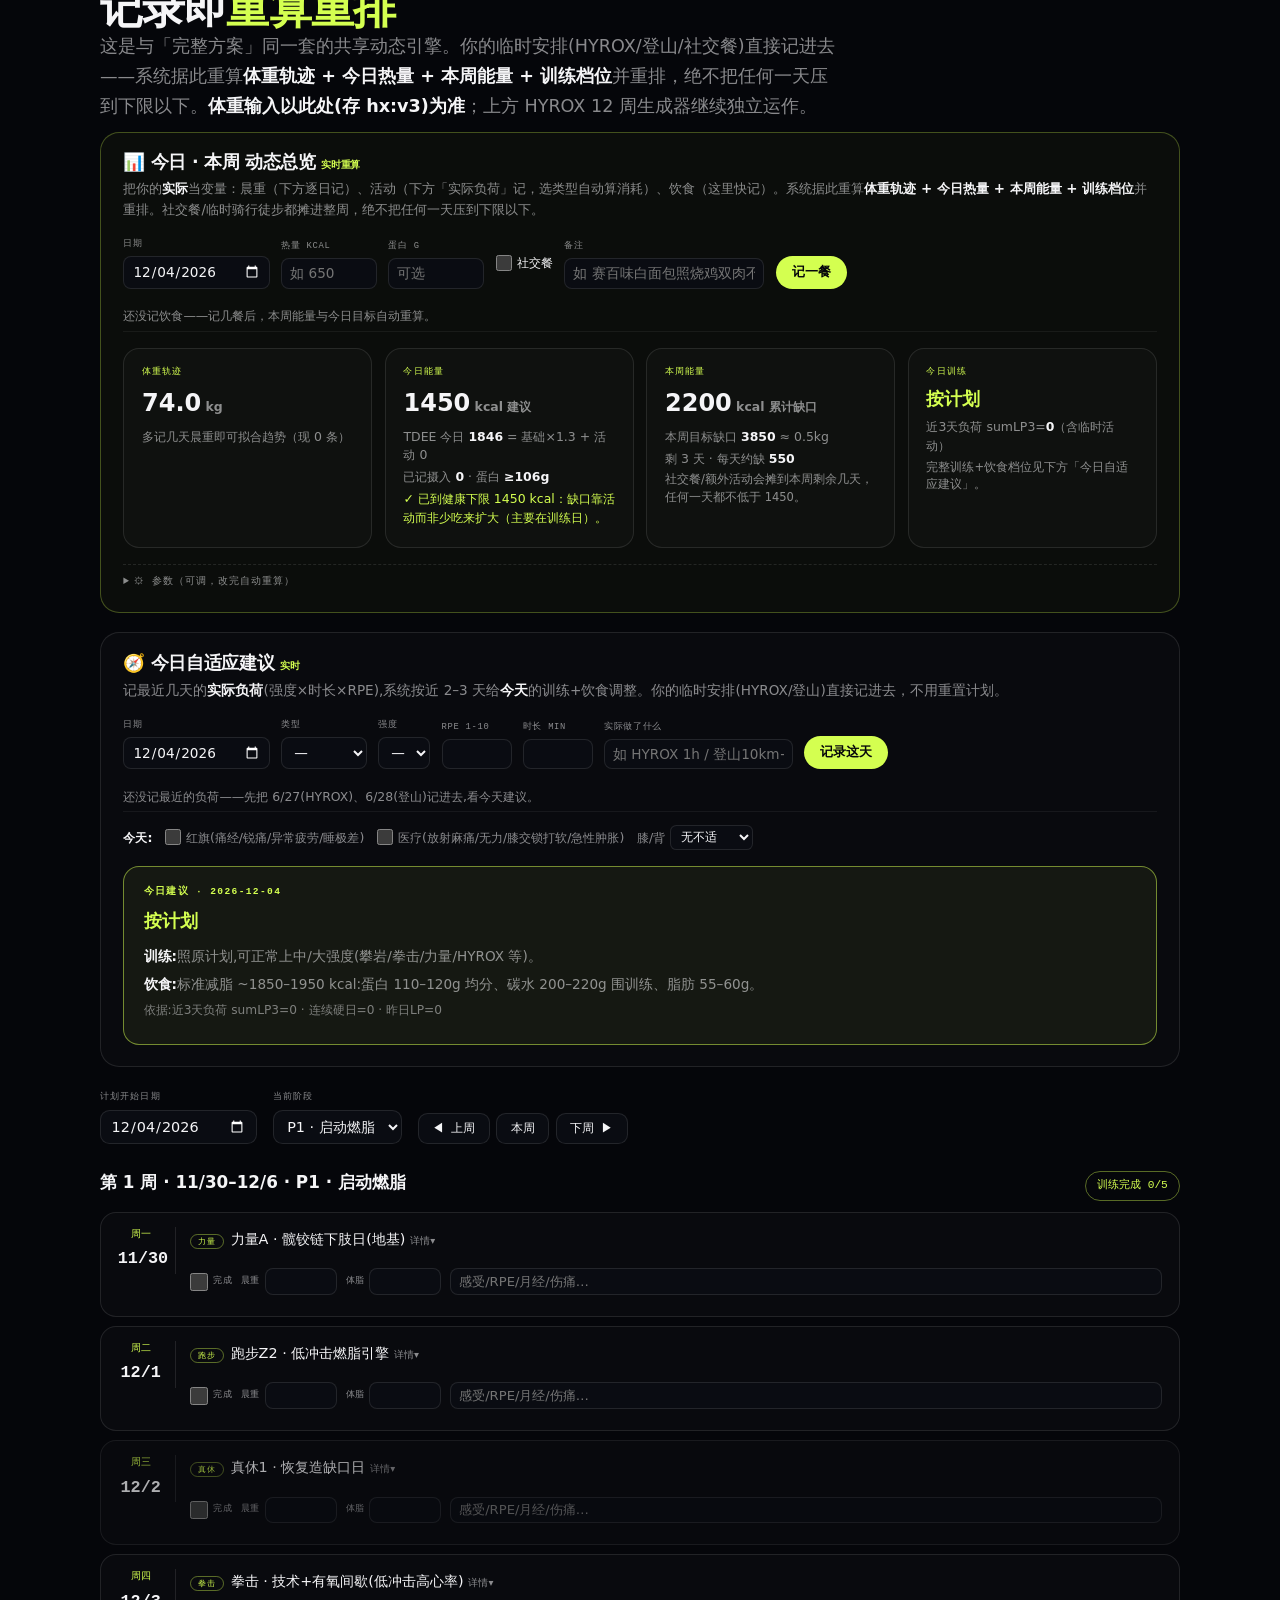
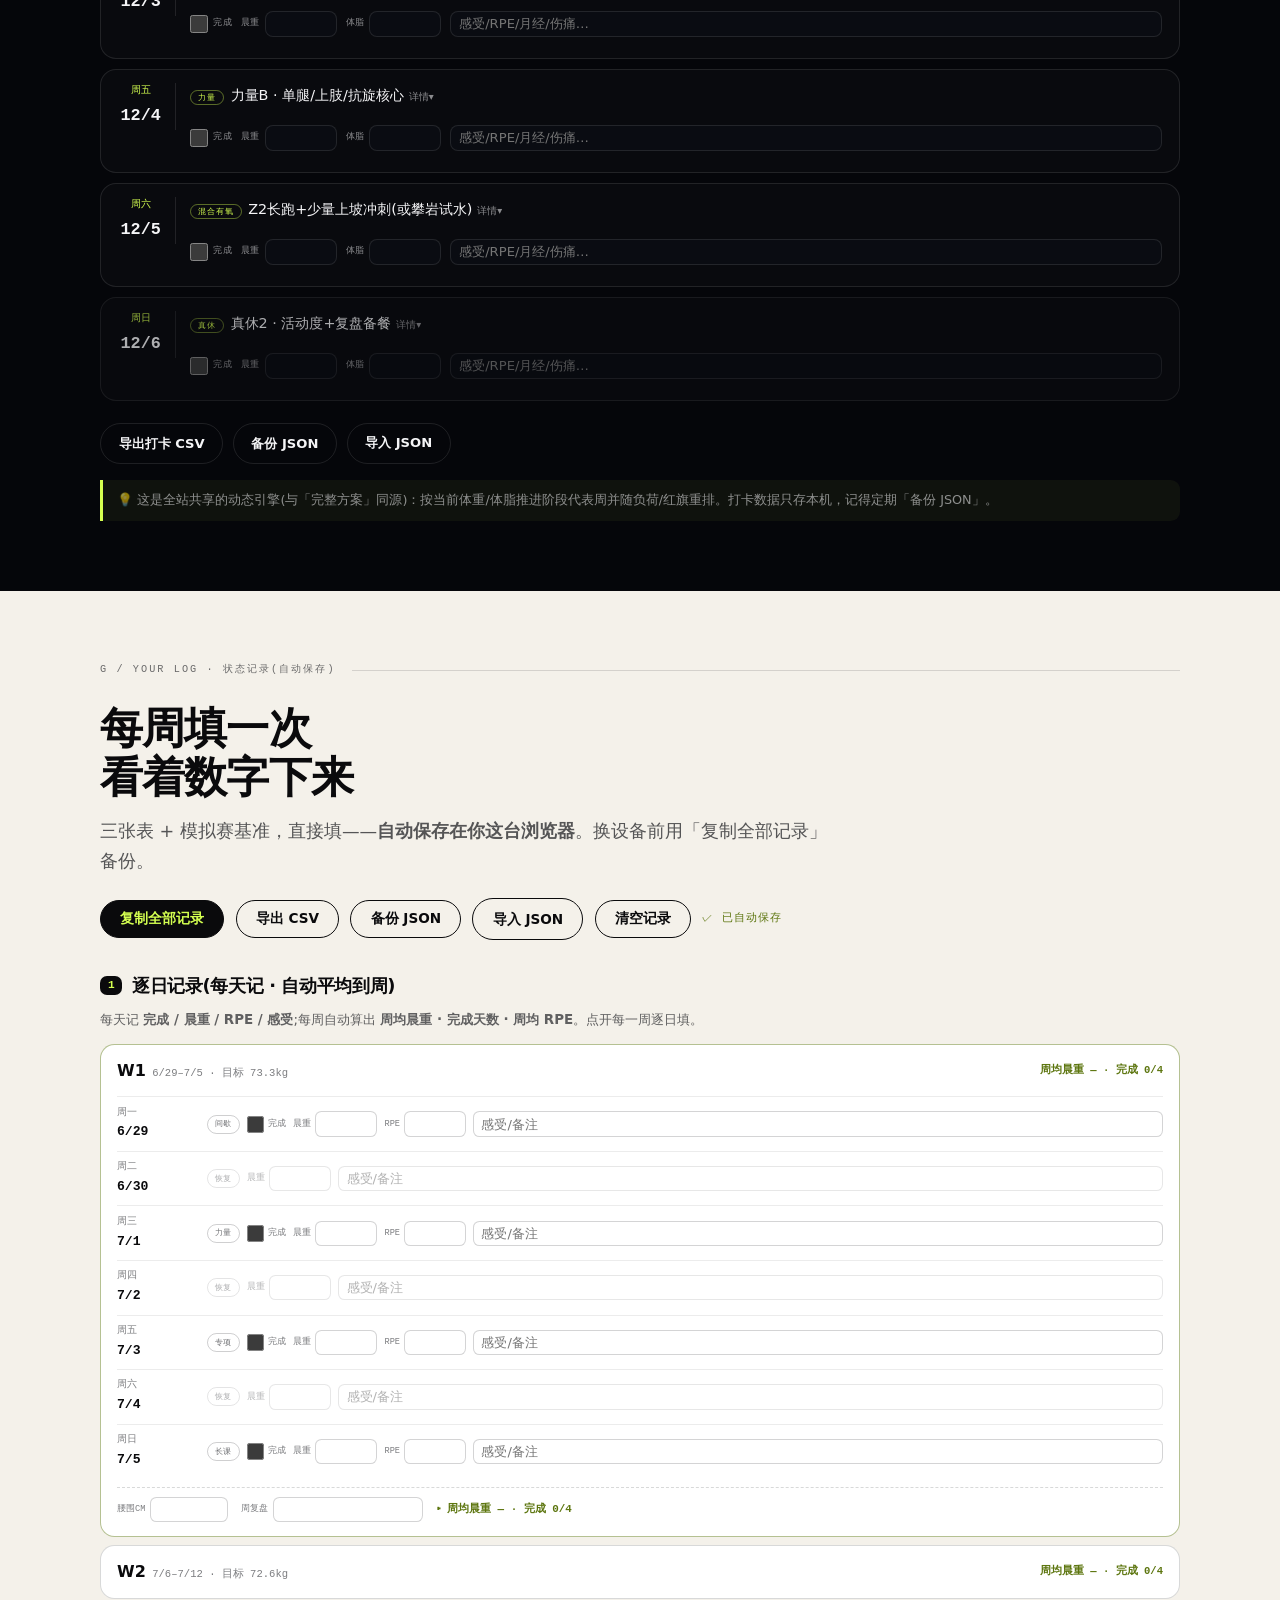
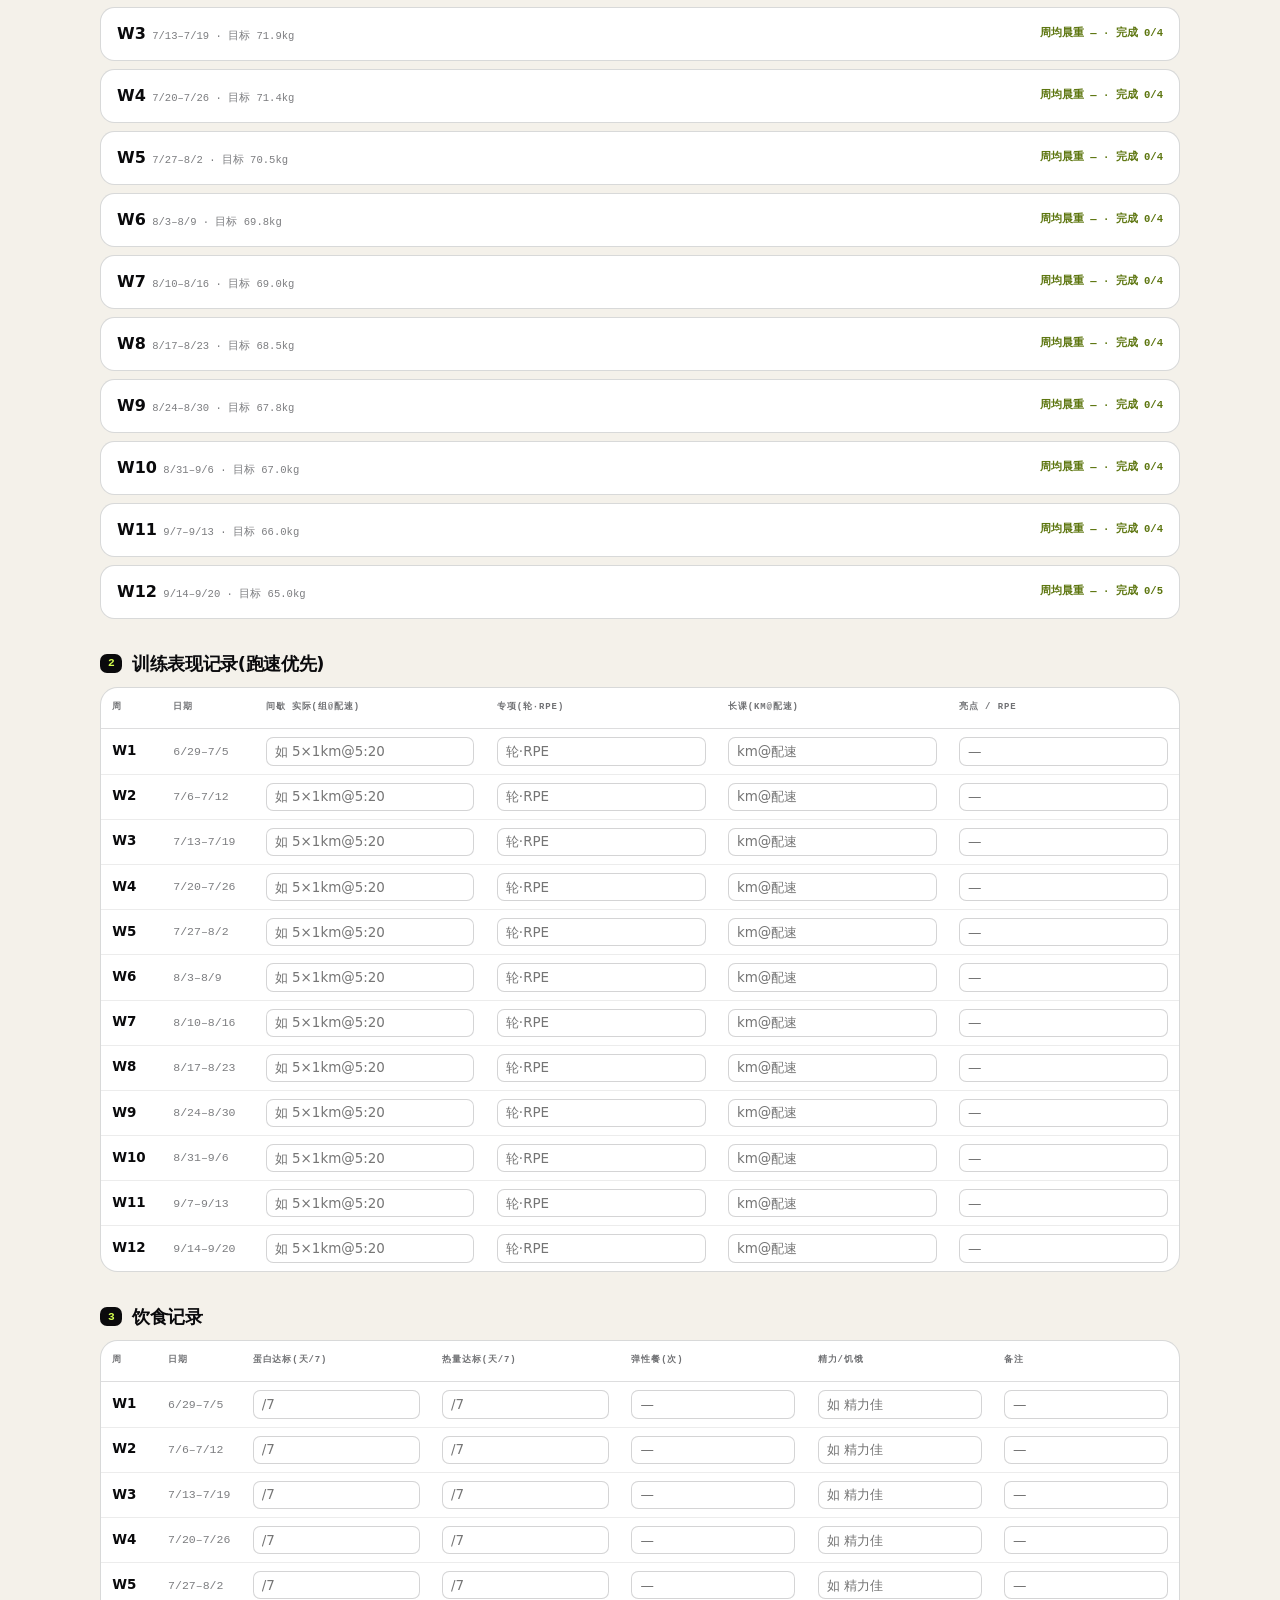
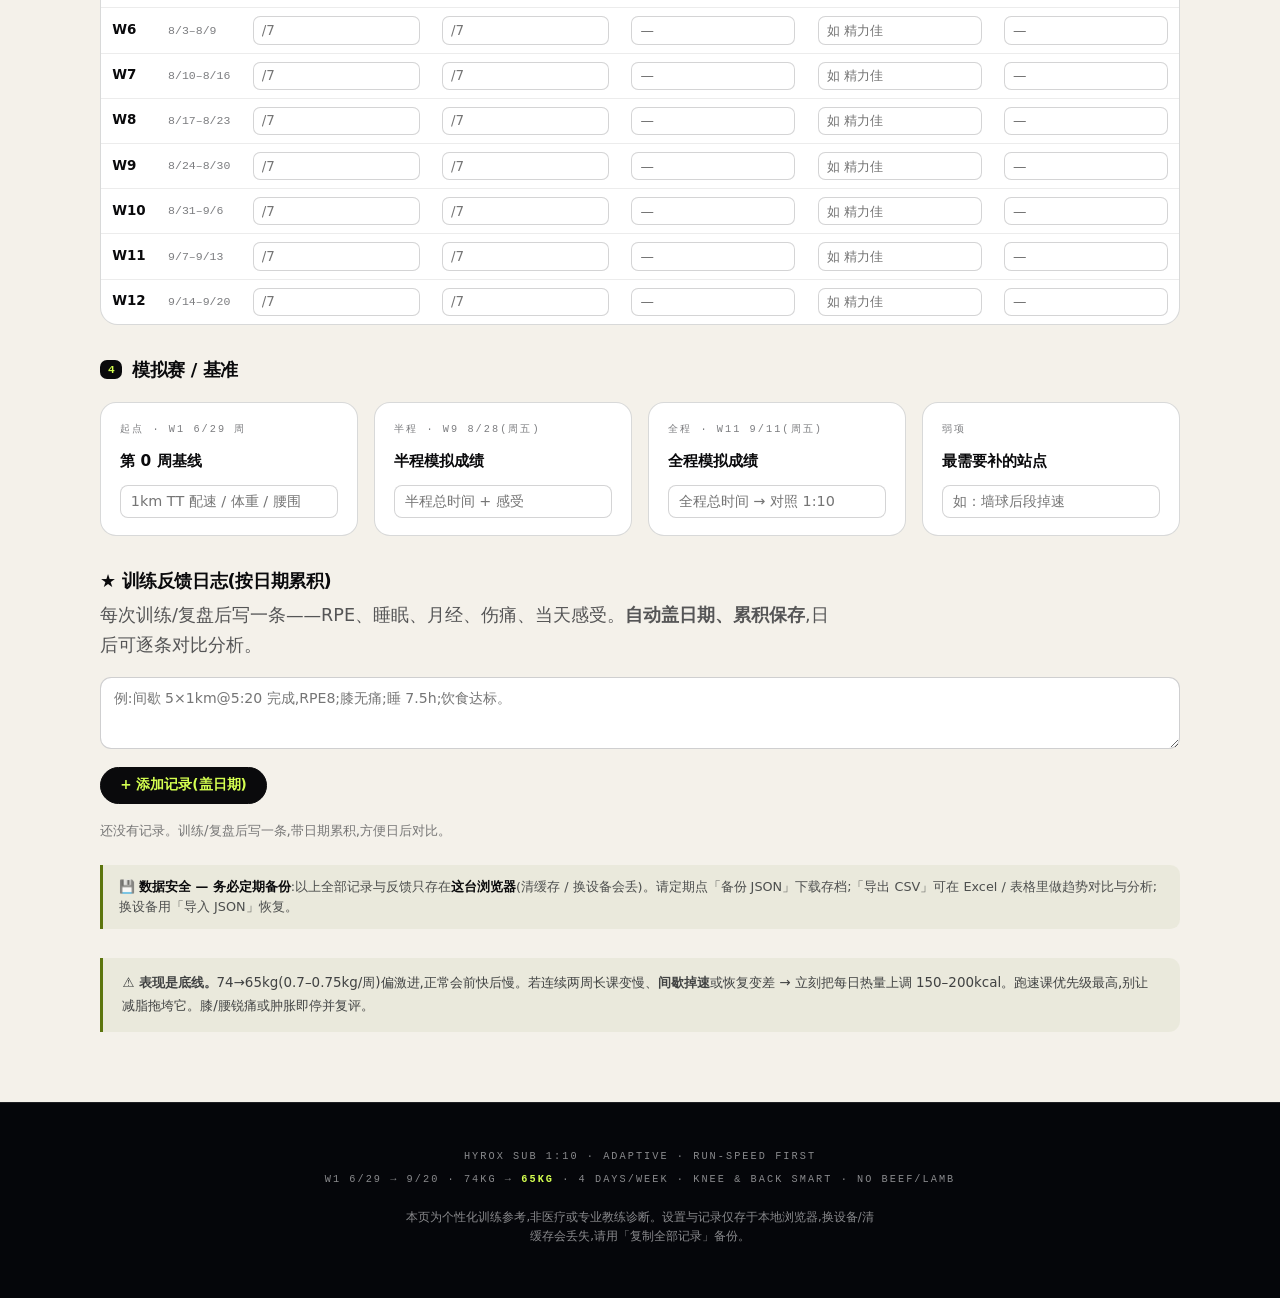
<file: schedule.html>
<!DOCTYPE html>
<html lang="zh-CN">
<head>
<meta charset="UTF-8">
<meta name="viewport" content="width=device-width, initial-scale=1.0, viewport-fit=cover">
<title>HYROX SUB 1:10 — 自适应日程(跑速优先)+ 饮食 + 记录</title>
<meta name="description" content="以跑速为首要目标的可编辑 12 周 Hyrox 计划：改动每周训练项或配速，全程自动重算。含饮食计划与体重/表现/饮食记录。">
<link rel="icon" href="data:image/svg+xml,%3Csvg xmlns='http://www.w3.org/2000/svg' viewBox='0 0 64 64'%3E%3Crect width='64' height='64' rx='14' fill='%2305060a'/%3E%3Cpath d='M14 40h36M14 40l8-16M50 40l-8-16' stroke='%23d4ff50' stroke-width='6' stroke-linecap='round' stroke-linejoin='round'/%3E%3C/svg%3E">
<link rel="stylesheet" href="assets/core.css">
</head>
<body>

<header class="bar" id="bar">
  <a class="bar-logo" href="index.html">
    <svg viewBox="0 0 64 64" aria-hidden="true"><rect width="64" height="64" rx="14" fill="#0a0c12"/><path d="M14 42h36M14 42l8-18M50 42l-8-18" stroke="#d4ff50" stroke-width="6" stroke-linecap="round" stroke-linejoin="round"/></svg>
    <span>HYROX <span class="plus">SUB 1:10</span></span>
  </a>
  <nav class="bar-nav">
    <a href="index.html">首页</a>
    <a href="journey.html">完整方案</a>
    <a href="schedule.html" class="active">HYROX</a>
    <a href="exercises.html">动作库</a>
  </nav>
</header>

<!-- INTRO -->
<section class="intro">
  <div class="glow" aria-hidden="true"><i></i></div>
  <div class="wrap">
    <p class="credits" style="margin-bottom:1.2rem;">Adaptive Plan · Run-Speed First · W1 6/29 起</p>
    <h1>跑速优先<br><span class="plus">自适应日程</span></h1>
    <p>改动「每周训练项」或「配速」——下方 12 周日程、配速、日期会<b style="color:var(--text)">立即自动重算</b>。</p>

    <div class="obj" id="objBanner">
      <div class="ic">★</div>
      <div class="tx"><b>Primary Objective · 首要目标</b><span>跑速 = 全场最大变量。每周至少 1 次间歇课为不可删的硬课，目标把 1km 配速从 5:40 压到 <b style="color:var(--volt)">5:00/km</b>。</span></div>
    </div>

    <div class="datebar">
      <span class="dchip">W1 起 <b>6/29 周一</b></span>
      <span class="dchip">12 周 <b>6/29 → 9/20</b></span>
      <span class="dchip hot">比赛日 <b>W12 · 自定</b></span>
    </div>

    <div class="tracker-hero">
      <div class="row1">
        <label>当前晨重 (kg)
          <input type="number" id="curWeight" data-log step="0.1" placeholder="74" inputmode="decimal">
        </label>
        <div class="goalbox"><span>起点 74kg · 目标</span><b>65 kg</b></div>
      </div>
      <div class="bar-track"><div class="bar-fill" id="barFill"></div></div>
      <div class="bar-stat"><span id="lostTxt">已减 — kg</span><span id="leftTxt">还差 <b>9.0</b> kg</span></div>
    </div>
  </div>
</section>

<!-- A 计划设置 -->
<section>
  <div class="wrap">
    <div class="sec-no"><span class="credits">A / Plan Settings · 计划设置(改这里,全程自动重算)</span></div>
    <div class="panel">
      <h3>每周训练项 <span class="recalc" id="recalcTag">● 实时重算</span></h3>
      <p class="hint">为每个星期几选一种内容。这是「主模板」——改一次，12 周都按它+阶段递进重新生成。跑速优先：建议保留 ≥1 个「间歇」。</p>
      <div class="daygrid" id="dayGrid"></div>

      <div class="paces">
        <label>开始日期(W1 周一)<input type="date" id="p_start"></label>
        <label>当前间歇配速 /km<input type="text" id="p_cur" placeholder="5:40" inputmode="numeric"></label>
        <label>峰值目标配速 /km<input type="text" id="p_tgt" placeholder="5:00" inputmode="numeric"></label>
        <label>比赛配速 /km<input type="text" id="p_race" placeholder="5:10" inputmode="numeric"></label>
      </div>
      <div class="actions">
        <button class="pbtn primary" id="applyBtn">应用 / 重算</button>
        <button class="pbtn" id="resetPlanBtn">恢复推荐设置</button>
      </div>
      <p class="hint" style="margin:1rem 0 0;"><span class="ed">说明 —</span> 这是规则化推演（配速线性逼近目标、量按阶段缩放、减载周自动变轻），帮你快速看到改动的连锁结果；它不替代真人教练的临场判断。</p>
    </div>

    <h3 style="font-size:1.05rem;margin:2.4rem 0 .8rem;display:flex;align-items:center;gap:.6rem;"><span style="font-family:var(--mono);font-size:.7rem;background:var(--volt);color:var(--ink);border-radius:7px;padding:.2rem .5rem;font-weight:700;">跑速</span>跑速进阶曲线(每周间歇目标配速)</h3>
    <div class="pacecurve" id="paceCurve"></div>
    <p class="hint" style="color:var(--muted);font-size:.8rem;margin-top:.6rem;">柱越高 = 配速越快(相对起点的提升)。改上面的配速,这条曲线和每周日程同步变。</p>
  </div>
</section>

<!-- B 逐周日程(生成) -->
<section>
  <div class="wrap">
    <div class="sec-no"><span class="credits">B / The Schedule · 逐周逐日(自动生成)</span></div>
    <p class="lead" style="margin:0 0 1rem;font-size:.86rem;">每天底部 <b style="color:var(--volt)">🥪 饮食</b> = 当天该吃什么(默认 <b style="color:var(--text)">白面包+照烧鸡·双肉·不加酱</b>,按 训练/休息/长课/比赛周 自动调整;完整核算见下方营养区)。</p>
    <p class="lead" style="margin:0 0 1rem;font-size:.86rem;">不懂的动作?<a href="exercises.html" style="color:var(--volt);font-weight:700;">📖 动作库</a> 有每个动作的<b>图解 / 拆解 / 目标肌群 / 发力感</b>(可搜名字,<b>力量动作都在</b>);力量日 / 专项日里也有直达链接。</p>
    <div class="weeks" id="weeks"></div>
  </div>
</section>

<!-- C 站点目标 -->
<section>
  <div class="wrap">
    <div class="sec-no"><span class="credits">C / Station Targets · 站点目标 + 技术(护伤)</span></div>
    <h2>8 个站点 · <span class="plus">省时优先级</span></h2>
    <p class="lead" style="margin:1rem 0 1.6rem;">女子 Open 标准重量 + Sub-1:10 训练目标时间。<b>雪橇是最大时间黑洞</b>,握力是隐形短板,墙球/箭步/Burpee 是你膝伤的高危项——按优先级和护伤要点练。</p>
    <div class="tbl-wrap">
      <table>
        <thead><tr><th>站点</th><th>女子 Open</th><th>目标</th><th>技术 / 护伤要点</th><th>优先级</th></tr></thead>
        <tbody>
          <tr><td>雪橇推</td><td>50m · 102kg</td><td><span class="vt">~2:00</span></td><td>低身位、手臂撑直、躯干成一条线、<b>小碎步不停</b>;护腰不塌不弓,腿主导。</td><td><b style="color:var(--volt)">最高</b></td></tr>
          <tr><td>雪橇拉</td><td>50m · 78kg</td><td><span class="vt">~2:30</span></td><td>坐髋后拉、双脚蹬地、手交替快收;少弯腰。</td><td><b style="color:var(--volt)">最高</b></td></tr>
          <tr><td>墙球</td><td>100 · 4kg · 2.75m</td><td>~5:00</td><td>护膝:下蹲到平行即可不追深;<b>分组 25-25-25-25</b> 防力竭、保节奏。</td><td>高</td></tr>
          <tr><td>农夫行走</td><td>200m · 2×16kg</td><td>~1:40</td><td><b>握力关键</b>:挺胸收腹、快走不停;平时练农夫+握力。</td><td>高(握力)</td></tr>
          <tr><td>SkiErg</td><td>1000m</td><td>~4:30</td><td>核心+背阔发力,髋铰链节奏,别只用手臂;护腰中立。</td><td>中</td></tr>
          <tr><td>划船</td><td>1000m</td><td>~4:15</td><td>腿→髋→臂顺序,回程反向;<b>腰不主动发力</b>,功率靠腿。</td><td>中</td></tr>
          <tr><td>沙袋箭步</td><td>100m · 10kg</td><td>~3:30</td><td>护膝高危:<b>小步幅、膝不过脚尖、躯干直立</b>;自重→8→10kg 渐进。</td><td>中(护膝)</td></tr>
          <tr><td>Burpee 跳远</td><td>80m</td><td>~3:30</td><td>护膝:小跳幅、<b>屈膝软着陆</b>;前期用 step-back burpee。</td><td>中(护膝)</td></tr>
        </tbody>
      </table>
    </div>
    <p class="lead" style="margin-top:1.2rem;font-size:.86rem;"><span class="ed">教练提醒 —</span> 中段选手常在<b>雪橇</b>上丢 3–5 分钟。把雪橇力量(腿推/重雪橇)和握力当作仅次于跑速的第二重点;墙球/箭步/Burpee 在护膝前提下渐进,别为练它们牺牲膝盖。</p>
  </div>
</section>

<!-- D 热身 prehab -->
<section>
  <div class="wrap">
    <div class="sec-no"><span class="credits">D / Warm-up &amp; Prehab · 热身与护伤(膝/腰)</span></div>
    <h2>每次开练前 <span class="plus">8 分钟</span></h2>
    <p class="lead" style="margin:1rem 0 1.6rem;">膝、腰有伤,热身和 prehab 不是可选项。强壮的臀肌+核心+胫前肌是膝腰最好的护具——每次都做,比任何护具有用。</p>
    <div class="mealgrid">
      <div class="mealcard">
        <div class="hd"><h3>跑前 · 动态热身</h3><span class="kc">5–6 min</span></div>
        <div class="ml"><span class="w">激活</span><span class="f">臀桥 ×15 · 蚌式 ×12/侧 · 鸟狗 ×8/侧</span><span class="p">护腰臀</span></div>
        <div class="ml"><span class="w">活动度</span><span class="f">髋 90-90 · 踝泵 · 腿摆前后/侧</span><span class="p">髋踝</span></div>
        <div class="ml"><span class="w">渐进</span><span class="f">慢跑 3′ → 4× 加速跑(strides)</span><span class="p">升温</span></div>
      </div>
      <div class="mealcard">
        <div class="hd"><h3>护膝 Prehab</h3><span class="kc">每周 2–3×</span></div>
        <div class="ml"><span class="w">VMO</span><span class="f">西班牙深蹲 / 靠墙静蹲 3×30″</span><span class="p">稳髌</span></div>
        <div class="ml"><span class="w">臀中</span><span class="f">侧向带行走 3×12 · 单腿臀桥</span><span class="p">控膝外翻</span></div>
        <div class="ml"><span class="w">胫前/腓肠</span><span class="f">提踵 3×15 · 胫前抬 3×15</span><span class="p">缓冲落地</span></div>
      </div>
      <div class="mealcard">
        <div class="hd"><h3>护腰 Prehab</h3><span class="kc">每周 2–3×</span></div>
        <div class="ml"><span class="w">抗伸展</span><span class="f">死虫 3×8/侧 · 平板 3×40″</span><span class="p">稳脊柱</span></div>
        <div class="ml"><span class="w">抗旋</span><span class="f">Pallof press 3×12/侧</span><span class="p">核心刚性</span></div>
        <div class="ml"><span class="w">铰链</span><span class="f">猫驼 ×10 · 髋铰链模式</span><span class="p">用髋不用腰</span></div>
      </div>
    </div>
    <p class="lead" style="margin-top:1.2rem;font-size:.84rem;"><span class="ed">收操 —</span> 每次结束 5′ 泡沫轴(股四头/臀/胸椎)+ 静态拉伸髋屈肌、腘绳。出现锐痛/放射痛/关节肿胀即停,别忍。</p>
  </div>
</section>

<!-- D+ 恢复:筋膜刀 + 拉伸 -->
<section>
  <div class="wrap">
    <div class="sec-no"><span class="credits">D+ / Recovery · 筋膜刀(IASTM)+ 拉伸课程</span></div>
    <h2>软组织 <span class="plus">+</span> 柔韧</h2>
    <p class="lead" style="margin:1rem 0 1.2rem;">先把定位说清:筋膜刀和拉伸是<b style="color:var(--text)">活动度 / 主观舒适度的辅助</b>,证据等级有限、效果短暂——<b style="color:var(--text)">不替代力量训练、不治结构性损伤、也不宣称预防受伤</b>(筋膜刀也并非"松解粘连/加速代谢")。降损主要靠规范热身、渐进加量与力量。在设置面板里可把任意一天设为「拉伸/筋膜」。</p>

    <div style="border-left:3px solid var(--warn);background:rgba(255,138,93,.08);border-radius:0 .8rem .8rem 0;padding:.9rem 1.2rem;font-size:.88rem;margin-bottom:1.6rem;">⛔ <b style="color:var(--warn)">因膝/腰伤史(硬前置)</b>:开始前先取得医生 / 康复治疗师放行;<b>自我筋膜刀前至少跟物理治疗师面授 1 次</b>——学 30–45° 角度、压力分级,以及如何避让骨突 / 关节缝 / 血管 / 神经。临床医嘱与本页冲突时一律听医嘱。</div>

    <div class="mealgrid">
      <div class="mealcard">
        <div class="hd"><h3>筋膜刀 / IASTM</h3><span class="kc">练后 / 恢复日</span></div>
        <div class="ml"><span class="w">时机</span><span class="f">练后(轻–中)或恢复日(系统);练前仅 30–60s 轻刮唤醒,不深刮</span><span class="p">—</span></div>
        <div class="ml"><span class="w">剂量</span><span class="f">单次 8–12′,单块 60–120s;同一块不连续两天深刮</span><span class="p">周 2–3</span></div>
        <div class="ml"><span class="w">手法</span><span class="f">必用润滑介质禁干刮;工具 30–45°;顺纤维为主、横向处理热点</span><span class="p">中等力</span></div>
        <div class="ml"><span class="w">终点</span><span class="f">轻微温热 + 可快速消退的淡红即停。<b>★ 不追求出痧/淤青</b>——痧点=皮下微出血=过度,出现即降力或停</span><span class="p">4–6/10</span></div>
      </div>
      <div class="mealcard">
        <div class="hd"><h3>拉伸课程</h3><span class="kc">分时机</span></div>
        <div class="ml"><span class="w">练前</span><span class="f">动态激活 5–8′;若做静态,单块 &lt;60s 或直接以动态替代</span><span class="p">动态</span></div>
        <div class="ml"><span class="w">练后</span><span class="f">静态 30–45s ×3–5 部位,针对当天肌群,不弹震</span><span class="p">静态</span></div>
        <div class="ml"><span class="w">每周课</span><span class="f">1 次专门活动度课 30–40′:CARs + 静态/PNF + 瑜伽/普拉提</span><span class="p">恢复日</span></div>
        <div class="ml"><span class="w">护伤</span><span class="f">护膝:扶墙、骨盆中立,禁猛拉压膝;护腰:禁圆背强够脚尖、扭转来自胸椎;<b>松/不稳关节不强求端范围</b></span><span class="p">—</span></div>
      </div>
    </div>

    <p class="credits" style="margin-top:2rem;">筋膜刀目标肌群(HYROX 受力 · 仅作活动度/舒适处理)</p>
    <div class="tbl-wrap">
      <table>
        <thead><tr><th>部位</th><th>触发</th><th>手法 / 注意</th></tr></thead>
        <tbody>
          <tr><td>前臂屈/伸肌</td><td>SkiErg / 划船 / 农夫 / 雪橇拉(握力)</td><td>顺纤维,肘部肌腱处轻横刮</td></tr>
          <tr><td>股四头(含股内侧肌腹)</td><td>跑 / 雪橇推</td><td>仅肌腹;<b>真正护膝靠力量训练,刮拭不能强化或改髌骨追踪</b></td></tr>
          <tr><td>TFL + 股外侧</td><td>跑</td><td>刮肌腹,<b>不在 IT 带条索上硬磨</b></td></tr>
          <tr><td>小腿 + 足底</td><td>跑 / 弓步</td><td>顺纤维;足底用工具尖端点刮</td></tr>
          <tr><td>腰段竖脊肌 + 臀</td><td>护腰 / 跑</td><td><b>只刮两侧肌腹,避开棘突与肾区</b>,力度轻–中</td></tr>
          <tr><td>背阔 / 肩后</td><td>SkiErg / 划船 / 墙球</td><td>顺纤维长扫,改善肩胸活动度</td></tr>
        </tbody>
      </table>
    </div>

    <div style="border-left:3px solid var(--warn);background:rgba(255,138,93,.08);border-radius:0 .8rem .8rem 0;padding:.9rem 1.2rem;font-size:.86rem;margin-top:1.4rem;"><b style="color:var(--warn)">绝对禁刮</b> — 急性伤/拉伤 72h 内、肿胀发炎、开放伤/皮疹/感染、静脉曲张、凝血障碍或服抗凝药、骨突/脊柱棘突/关节缝/肾区/大血管区、孕腰腹。膝:不直刮髌骨与髌韧带止点;腰:避棘突肾区。出现<b>放射麻木/刺痛/关节锐痛立即停</b>。</div>

    <p class="credits" style="margin-top:2rem;">嵌入 4 练 HYROX 周</p>
    <div class="tbl-wrap">
      <table>
        <thead><tr><th>时机</th><th>筋膜刀</th><th>拉伸</th></tr></thead>
        <tbody>
          <tr><td>每次课后</td><td>轻刮当天受力肌 ~60s/块</td><td>静态 5–8′</td></tr>
          <tr><td>空闲日 ×1(非赛前 48h)</td><td><span class="vt">系统 8–10′</span></td><td><span class="vt">专门拉伸/活动度课 30–40′</span></td></tr>
          <tr><td>赛前 48–72h</td><td>停深刮,只轻顺纤维引流</td><td>停高强度,只轻动态</td></tr>
        </tbody>
      </table>
    </div>
  </div>
</section>

<!-- E 比赛执行 + 计算器 -->
<section>
  <div class="wrap">
    <div class="sec-no"><span class="credits">E / Race Execution · 比赛执行 + 配速计算</span></div>
    <h2>把 1:10 <span class="plus">拆成可执行的数字</span></h2>
    <div class="panel" style="margin-top:.5rem;">
      <h3>配速计算器 <span class="recalc">● 实时</span></h3>
      <p class="hint">输入目标完赛时间 + 预估站点总耗时,算出 8 段跑必须达到的均速,并对照你当前的跑速计划做现实校验。</p>
      <div class="paces" style="border-top:0;padding-top:0;margin-top:.4rem;">
        <label>目标完赛 (mm:ss)<input type="text" id="c_finish" value="70:00" inputmode="numeric"></label>
        <label>预估站点总耗时 (mm:ss)<input type="text" id="c_stations" value="26:00" inputmode="numeric"></label>
        <label>转换区 Roxzone (mm:ss)<input type="text" id="c_rox" value="3:00" inputmode="numeric"></label>
      </div>
      <div id="c_out" style="margin-top:1.3rem;padding:1.1rem 1.3rem;border:1px solid rgba(var(--volt-rgb),.4);border-radius:1rem;background:rgba(var(--volt-rgb),.05);font-size:.95rem;"></div>
    </div>
    <div class="mealgrid" style="margin-top:1.6rem;">
      <div class="mealcard"><div class="hd"><h3>开局 · 别上头</h3><span class="kc">控速</span></div>
        <div class="ml"><span class="w">第1跑</span><span class="f">比目标配速慢 5–10″/km,留力给后半程</span><span class="p">关键</span></div>
        <div class="ml"><span class="w">SkiErg</span><span class="f">中等强度进入,别一上来拉爆心率</span><span class="p">省力</span></div>
      </div>
      <div class="mealcard train"><div class="hd"><h3>中段 · 守雪橇</h3><span class="kc">最关键</span></div>
        <div class="ml"><span class="w">雪橇</span><span class="f">小碎步不停,推不动也别站着歇</span><span class="p">省时</span></div>
        <div class="ml"><span class="w">农夫</span><span class="f">握不住前先调整,掉地罚时更亏</span><span class="p">握力</span></div>
      </div>
      <div class="mealcard"><div class="hd"><h3>收尾 · 墙球分组</h3><span class="kc">节奏</span></div>
        <div class="ml"><span class="w">墙球100</span><span class="f">预先定 25-25-25-25,绝不练到力竭再停</span><span class="p">稳定</span></div>
        <div class="ml"><span class="w">末段跑</span><span class="f">这里靠的就是你练的跑速储备</span><span class="p">★ 跑速</span></div>
      </div>
    </div>
    <p class="lead" style="margin-top:1.2rem;font-size:.84rem;"><span class="ed">转换区 —</span> Roxzone 每次小跑通过、不走;补给站快速喝一口电解质。全程心率别在前 1/3 就拉满。</p>
  </div>
</section>

<!-- C 饮食 -->
<section>
  <div class="wrap">
    <div class="sec-no"><span class="credits">F / Nutrition · 饮食计划(无牛羊 · 周期化)</span></div>
    <h2>训练日 <span class="plus">vs</span> 休息日</h2>
    <p class="lead" style="margin:1rem 0 1.6rem;">两套模板换着吃：训练日多碳保跑步表现，休息日降碳加速减脂，蛋白都保持 ~135g。蛋白来源全部避开牛羊。</p>
    <div class="mealgrid">
      <div class="mealcard train">
        <div class="hd"><h3>训练日</h3><span class="kc">≈ 1700 kcal · P135</span></div>
        <div class="ml"><span class="w">早餐</span><span class="f">燕麦 40g + 鸡蛋 2 + 希腊酸奶 + 蓝莓</span><span class="p">420 · P30</span></div>
        <div class="ml"><span class="w">午餐</span><span class="f">鸡胸/鱼 150g + 糙米 + 蔬菜 + 橄榄油</span><span class="p">560 · P40</span></div>
        <div class="ml"><span class="w">练前</span><span class="f">香蕉 1 根(练前 60–90′)</span><span class="p">110</span></div>
        <div class="ml"><span class="w">练后</span><span class="f">乳清蛋白 1 勺 + 少量快碳</span><span class="p">180 · P25</span></div>
        <div class="ml"><span class="w">晚餐</span><span class="f">虾/豆腐 + 红薯 + 沙拉</span><span class="p">480 · P38</span></div>
      </div>
      <div class="mealcard">
        <div class="hd"><h3>休息日</h3><span class="kc">≈ 1550 kcal · P135</span></div>
        <div class="ml"><span class="w">早餐</span><span class="f">希腊酸奶 + 鸡蛋 2 + 牛油果 ¼ + 莓果</span><span class="p">380 · P32</span></div>
        <div class="ml"><span class="w">午餐</span><span class="f">鸡胸/鱼 150g + 藜麦小份 + 大量蔬菜</span><span class="p">470 · P42</span></div>
        <div class="ml"><span class="w">加餐</span><span class="f">乳清蛋白 + 坚果一小把</span><span class="p">220 · P28</span></div>
        <div class="ml"><span class="w">晚餐</span><span class="f">豆腐/鱼 + 蔬菜 + 少量红薯</span><span class="p">480 · P38</span></div>
      </div>
    </div>
    <p class="mealnote"><b>原则</b> — 蛋白每餐 30–40g；每天 2L+ 水；每周留 1 餐弹性餐。蛋白可选：鸡、鱼、虾、蛋、希腊酸奶、豆腐/毛豆、瘦猪肉、乳清。<b>避开</b>：牛肉、羊肉(忌口)、含糖饮料、油炸。<b>跑速课当天别限碳</b>。</p>

    <h3 style="font-size:1.12rem;margin:2.6rem 0 .8rem;display:flex;align-items:center;gap:.6rem;"><span style="font-family:var(--mono);font-size:.66rem;background:var(--volt);color:var(--ink);border-radius:7px;padding:.2rem .5rem;font-weight:700;">周期化</span>热量随阶段走——别用一个赤字跑到底</h3>
    <p class="lead" style="margin:0 0 1.2rem;font-size:.92rem;">越接近比赛,赤字越小,目的是<b style="color:var(--text)">保住跑速峰值和恢复</b>。「为训练量供能」(fuel for the work required),减脂的赤字主要从休息日来。</p>
    <div class="tbl-wrap">
      <table>
        <thead><tr><th>阶段</th><th>周次</th><th>每日热量</th><th>赤字</th><th>重点</th></tr></thead>
        <tbody>
          <tr><td>基础期</td><td>W1–4</td><td><b>1600–1650</b></td><td>~600</td><td>体重基数大,减脂最快窗口</td></tr>
          <tr><td>专项期</td><td>W5–8</td><td><b>1750</b></td><td>~450</td><td>跑量上升,给间歇/长课供能</td></tr>
          <tr><td>特异期</td><td>W9–11</td><td><span class="vt">1850–1900</span></td><td>~300</td><td>保跑速峰值+模拟赛恢复</td></tr>
          <tr class="total"><td>比赛周</td><td>W12</td><td>~2100 + 补碳</td><td>0(维持)</td><td>停止赤字,填满糖原</td></tr>
        </tbody>
      </table>
    </div>

    <h3 style="font-size:1.12rem;margin:2.4rem 0 .8rem;display:flex;align-items:center;gap:.6rem;"><span style="font-family:var(--mono);font-size:.66rem;background:var(--volt);color:var(--ink);border-radius:7px;padding:.2rem .5rem;font-weight:700;">比赛日</span>赛周 + 当天 + 赛中补给</h3>
    <div class="mealgrid">
      <div class="mealcard"><div class="hd"><h3>赛前 2–3 天</h3><span class="kc">填糖原</span></div>
        <div class="ml"><span class="w">碳水</span><span class="f">提到 5–7g/kg(米饭/面/红薯),降油炸高纤</span><span class="p">糖原</span></div>
        <div class="ml"><span class="w">水盐</span><span class="f">足量水 + 适量钠,睡眠优先</span><span class="p">水合</span></div>
      </div>
      <div class="mealcard train"><div class="hd"><h3>比赛当天晨</h3><span class="kc">赛前 3h</span></div>
        <div class="ml"><span class="w">早餐</span><span class="f">燕麦/白吐司+蜂蜜+香蕉,低脂低纤,~80–120g 碳水</span><span class="p">P 适量</span></div>
        <div class="ml"><span class="w">赛前 30′</span><span class="f">半根香蕉/能量胶 + 咖啡因 ~3mg/kg</span><span class="p">提神</span></div>
      </div>
      <div class="mealcard"><div class="hd"><h3>赛中 + 赛后</h3><span class="kc">~70 min</span></div>
        <div class="ml"><span class="w">赛中</span><span class="f">以电解质水为主;易掉速可在中段补 1 个胶(W11 先演练)</span><span class="p">电解质</span></div>
        <div class="ml"><span class="w">赛后</span><span class="f">30–40g 蛋白 + 快碳,尽快补</span><span class="p">恢复</span></div>
      </div>
    </div>

    <p class="mealnote" style="margin-top:1.4rem;"><b>微量营养 / 补剂(女性耐力)</b> — <b>铁</b>:女性耐力易缺,建议查血清铁蛋白,缺则在医生指导下补;<b>肌酸</b> 3–5g/天(助力量/雪橇,女性安全,略增水重属正常);<b>电解质/钠</b> 大汗课补;<b>维 D + Omega-3</b> 日常。咖啡因当比赛日 ergogenic。<span class="ed">补剂均非必需且因人而异,有基础疾病请先咨询医生。</span></p>
  </div>
</section>

<!-- G0 全站动态引擎(共享内核) -->
<section id="dynamic">
  <div class="wrap">
    <div class="sec-no"><span class="credits">G0 / Dynamic · 全站动态引擎(自适应 + 重排 + 能量)</span></div>
    <h2>记录即<span class="plus">重算重排</span></h2>
    <p class="lead">这是与「完整方案」同一套的共享动态引擎。你的临时安排(HYROX/登山/社交餐)直接记进去——系统据此重算<b style="color:var(--text)">体重轨迹 + 今日热量 + 本周能量 + 训练档位</b>并重排，绝不把任何一天压到下限以下。<b style="color:var(--text)">体重输入以此处(存 hx:v3)为准</b>；上方 HYROX 12 周生成器继续独立运作。</p>
    <div class="dynmod">
      <h3>📊 今日 · 本周 动态总览 <span style="font-family:var(--mono);font-size:.6rem;color:var(--volt);">实时重算</span></h3>
      <p class="sub">把你的<b style="color:var(--text)">实际</b>当变量：晨重（下方逐日记）、活动（下方「实际负荷」记，选类型自动算消耗）、饮食（这里快记）。系统据此重算<b style="color:var(--text)">体重轨迹 + 今日热量 + 本周能量 + 训练档位</b>并重排。社交餐/临时骑行徒步都摊进整周，绝不把任何一天压到下限以下。</p>
      <div class="dynform">
        <label>日期<input type="date" id="mDate"></label>
        <label>热量 kcal<input type="number" id="mKcal" inputmode="numeric" placeholder="如 650"></label>
        <label>蛋白 g<input type="number" id="mProt" inputmode="numeric" placeholder="可选"></label>
        <label class="ck"><input type="checkbox" id="mSocial">社交餐</label>
        <label>备注<input type="text" id="mNote" placeholder="如 赛百味白面包照烧鸡双肉不加酱 / 朋友聚餐"></label>
        <button id="mAddBtn">记一餐</button>
      </div>
      <div id="dynMeals" class="arrecent"></div>
      <div id="dynCards" class="dyncards"></div>
      <details class="dynset"><summary>⚙ 参数（可调，改完自动重算）</summary>
        <div class="dynform" style="margin-top:.7rem;">
          <label>目标体重 kg<input type="number" step="0.1" id="pTgt"></label>
          <label>周减重率 kg<input type="number" step="0.1" id="pRate"></label>
          <label>热量下限<input type="number" id="pFloor"></label>
          <label>蛋白 g/kg目标<input type="number" step="0.1" id="pProt"></label>
          <label>年龄<input type="number" id="pAge"></label>
          <button id="pSave" class="lbtn" style="border-color:rgba(var(--volt-rgb),.5);">保存参数</button>
        </div>
        <p class="sub" style="margin:.6rem 0 0;font-size:.72rem;">默认 目标 59kg / 0.5kg每周 / 下限 1450kcal / 蛋白 1.8×目标体重。下限是健康红线——任何重算都不会突破。</p>
      </details>
    </div>
    <div class="armod">
      <h3>🧭 今日自适应建议 <span style="font-family:var(--mono);font-size:.6rem;color:var(--volt);">实时</span></h3>
      <p class="sub">记最近几天的<b style="color:var(--text)">实际负荷</b>(强度×时长×RPE),系统按近 2–3 天给<b style="color:var(--text)">今天</b>的训练+饮食调整。你的临时安排(HYROX/登山)直接记进去，不用重置计划。</p>
      <div class="arform">
        <label>日期<input type="date" id="arDate"></label>
        <label>类型<select id="arType"><option value="">—</option><option>跑步</option><option>骑行</option><option>徒步</option><option>登山</option><option>攀岩</option><option>拳击</option><option>冲浪</option><option>跑酷</option><option>力量</option><option>蹦床</option><option>HYROX</option><option>游泳</option><option>其他</option></select></label>
        <label>强度<select id="arTier"><option value="">—</option><option>轻</option><option>中</option><option>大</option></select></label>
        <label>RPE 1-10<input type="number" id="arRpe" min="1" max="10"></label>
        <label>时长 min<input type="number" id="arDur"></label>
        <label>实际做了什么<input type="text" id="arAct" placeholder="如 HYROX 1h / 登山10km+700m"></label>
        <button id="arAddBtn">记录这天</button>
      </div>
      <div id="arRecent" class="arrecent"></div>
      <div class="arflags"><span style="color:var(--text);font-weight:600;">今天:</span>
        <label><input type="checkbox" id="arRed">红旗(痛经/锐痛/异常疲劳/睡极差)</label>
        <label><input type="checkbox" id="arMed">医疗(放射麻痛/无力/膝交锁打软/急性肿胀)</label>
        <label>膝/背<select id="arSore"><option value="0">无不适</option><option value="1">轻紧</option><option value="2">明显酸痛</option><option value="3">痛</option></select></label>
      </div>
      <div id="arPanel" class="arpanel"></div>
    </div>
    <div class="dctl">
      <label>计划开始日期<input type="date" id="dStart"></label>
      <label>当前阶段<select id="dPhase"></select></label>
      <div class="dnav"><button id="dPrev">◀ 上周</button><button id="dToday">本周</button><button id="dNext">下周 ▶</button></div>
    </div>
    <div class="dweekhd"><span id="dWeekLabel"></span><span id="dWeekSum" class="dsum"></span></div>
    <div id="dDays" class="ddays"></div>
    <div class="dtools">
      <button class="lbtn" id="dCsv">导出打卡 CSV</button>
      <button class="lbtn" id="dJson">备份 JSON</button>
      <label class="lbtn" for="dImport">导入 JSON</label><input type="file" id="dImport" accept="application/json,.json" style="display:none;">
    </div>
    <div class="dnote2">💡 这是全站共享的动态引擎(与「完整方案」同源)：按当前体重/体脂推进阶段代表周并随负荷/红旗重排。打卡数据只存本机，记得定期「备份 JSON」。</div>
  </div>
</section>

<!-- D 记录 -->
<section class="logsec">
  <div class="wrap">
    <div class="sec-no"><span class="credits">G / Your Log · 状态记录(自动保存)</span></div>
    <h2>每周填一次<br>看着数字下来</h2>
    <p class="lead" style="margin-top:1rem;">三张表 + 模拟赛基准，直接填——<b>自动保存在你这台浏览器</b>。换设备前用「复制全部记录」备份。</p>
    <div class="logtools">
      <button class="lbtn primary" id="exportBtn">复制全部记录</button>
      <button class="lbtn" id="csvBtn">导出 CSV</button>
      <button class="lbtn" id="jsonBtn">备份 JSON</button>
      <label class="lbtn" for="importFile">导入 JSON</label><input type="file" id="importFile" accept="application/json,.json">
      <button class="lbtn" id="resetBtn">清空记录</button>
      <span class="savehint" id="saveHint">✓ 已自动保存</span>
    </div>

    <h3 class="subh"><span class="n">1</span>逐日记录(每天记 · 自动平均到周)</h3>
    <p style="font-size:.84rem;color:rgba(17,19,23,.65);margin:0 0 .8rem;">每天记 <b>完成 / 晨重 / RPE / 感受</b>;每周自动算出 <b>周均晨重 · 完成天数 · 周均 RPE</b>。点开每一周逐日填。</p>
    <div id="dailyLog" class="dailylog"></div>

    <h3 class="subh"><span class="n">2</span>训练表现记录(跑速优先)</h3>
    <div class="logtbl-wrap"><table class="log"><thead><tr><th>周</th><th>日期</th><th>间歇 实际(组@配速)</th><th>专项(轮·RPE)</th><th>长课(km@配速)</th><th>亮点 / RPE</th></tr></thead><tbody id="perfBody"></tbody></table></div>

    <h3 class="subh"><span class="n">3</span>饮食记录</h3>
    <div class="logtbl-wrap"><table class="log"><thead><tr><th>周</th><th>日期</th><th>蛋白达标(天/7)</th><th>热量达标(天/7)</th><th>弹性餐(次)</th><th>精力/饥饿</th><th>备注</th></tr></thead><tbody id="mealBody"></tbody></table></div>

    <h3 class="subh"><span class="n">4</span>模拟赛 / 基准</h3>
    <div class="bench">
      <div class="bc"><span class="credits">起点 · W1 6/29 周</span><h4>第 0 周基线</h4><input type="text" id="b_base" data-log placeholder="1km TT 配速 / 体重 / 腰围"></div>
      <div class="bc"><span class="credits">半程 · W9 8/28(周五)</span><h4>半程模拟成绩</h4><input type="text" id="b_half" data-log placeholder="半程总时间 + 感受"></div>
      <div class="bc"><span class="credits">全程 · W11 9/11(周五)</span><h4>全程模拟成绩</h4><input type="text" id="b_full" data-log placeholder="全程总时间 → 对照 1:10"></div>
      <div class="bc"><span class="credits">弱项</span><h4>最需要补的站点</h4><input type="text" id="b_weak" data-log placeholder="如：墙球后段掉速"></div>
    </div>

        <h3 style="color:#0a0a0c;font-size:1.12rem;font-weight:800;margin:2.2rem 0 .6rem;">★ 训练反馈日志(按日期累积)</h3>
    <p class="lead" style="margin:0 0 .4rem;color:rgba(17,19,23,.7);">每次训练/复盘后写一条——RPE、睡眠、月经、伤痛、当天感受。<b>自动盖日期、累积保存</b>,日后可逐条对比分析。</p>
    <div class="jbox">
      <textarea id="jText" placeholder="例:间歇 5×1km@5:20 完成,RPE8;膝无痛;睡 7.5h;饮食达标。"></textarea>
      <div style="margin-top:.6rem;"><button class="lbtn primary" id="addJBtn">+ 添加记录(盖日期)</button></div>
      <div class="jlist" id="jList"></div>
    </div>
    <div class="dnote">💾 <b>数据安全 — 务必定期备份</b>:以上全部记录与反馈只存在<b>这台浏览器</b>(清缓存 / 换设备会丢)。请定期点「备份 JSON」下载存档;「导出 CSV」可在 Excel / 表格里做趋势对比与分析;换设备用「导入 JSON」恢复。</div>
    <div class="disclaimer">⚠️ <b>表现是底线。</b>74→65kg(0.7–0.75kg/周)偏激进,正常会前快后慢。若连续两周长课变慢、<b>间歇掉速</b>或恢复变差 → 立刻把每日热量上调 150–200kcal。跑速课优先级最高,别让减脂拖垮它。膝/腰锐痛或肿胀即停并复评。</div>
  </div>
</section>

<footer>
  <p class="credits">HYROX SUB 1:10 · Adaptive · Run-Speed First<br>W1 6/29 → 9/20 · 74kg → <b style="color:var(--volt)">65kg</b> · 4 days/week · knee &amp; back smart · no beef/lamb</p>
  <p class="disc">本页为个性化训练参考,非医疗或专业教练诊断。设置与记录仅存于本地浏览器,换设备/清缓存会丢失,请用「复制全部记录」备份。</p>
</footer>

<div class="toast" id="toast"></div>

<script src="assets/core.js"></script>
<script>
(function(){
  var bar=document.getElementById('bar');
  var onScroll=function(){bar.classList.toggle('scrolled',window.scrollY>40);};
  window.addEventListener('scroll',onScroll,{passive:true});onScroll();

  var START=74, GOAL=65, LOGKEY='hyroxLogV2', PLANKEY='hyroxPlanV3', WEEKS=12;
  var targets=[73.3,72.6,71.9,71.4,70.5,69.75,69.0,68.5,67.75,67.0,66.0,65.0];
  var WD=['周一','周二','周三','周四','周五','周六','周日'];
  var TYPES={interval:'间歇',strength:'力量',boxing:'拳击',climbing:'攀岩',compromised:'专项',long:'长课',tempo:'节奏跑',easy:'轻松跑',mobility:'拉伸/筋膜',rest:'恢复'};
  var RUNTYPES={interval:1,long:1,tempo:1,easy:1,compromised:1};

  var DEFAULTS={
    startISO:'2026-06-29', curPace:340, tgtPace:300, racePace:310,
    days:{0:'interval',1:'rest',2:'strength',3:'rest',4:'compromised',5:'rest',6:'long'}
  };
  var P=JSON.parse(JSON.stringify(DEFAULTS));

  // ---- helpers ----
  function fmt(s){var m=Math.floor(s/60),ss=Math.round(s%60);return m+':'+(ss<10?'0':'')+ss;}
  function parse(str,def){var m=/^(\d+):(\d{1,2})$/.exec((str||'').trim());if(!m)return def;return (+m[1])*60+(+m[2]);}
  function addDays(d,n){var x=new Date(d);x.setDate(x.getDate()+n);return x;}
  function md(d){return (d.getMonth()+1)+'/'+d.getDate();}
  function startDate(){var p=(P.startISO||'2026-06-29').split('-');return new Date(+p[0],+p[1]-1,+p[2]);}
  function weekStart(w){return addDays(startDate(),(w-1)*7);}

  function phaseOf(w){
    var b=Math.round(WEEKS/3), s=Math.round(WEEKS*2/3);   // 4, 8
    if(w>=WEEKS) return 'taper';
    if(w>s) return 'peak';
    if(w===s) return 'spec-deload';
    if(w>b) return 'spec';
    if(w===b) return 'base-deload';
    return 'base';
  }
  function isDeload(w){return phaseOf(w).indexOf('deload')>=0;}
  function phaseTitle(w){
    if(w===9) return '特异期 · 半程模拟';
    if(w===11) return '特异期 · 全程模拟(峰值)';
    var p=phaseOf(w);
    return {base:'基础期 · 打地基','base-deload':'基础期 · 巩固周(轻)',spec:'专项期 · compromised','spec-deload':'专项期 · 减载周(轻)',peak:'特异期 · 比赛锐化',taper:'减量期 · Taper → 比赛周'}[p];
  }
  // run-speed progression
  function intervalPace(w){
    if(phaseOf(w)==='taper') return P.racePace;
    var peakEnd=WEEKS-1, prog=Math.min(1,Math.max(0,(w-1)/(peakEnd-1)));
    var pace=Math.round(P.curPace+(P.tgtPace-P.curPace)*prog);
    if(isDeload(w)) pace+=12;
    return pace;
  }
  function intervalReps(w){
    var p=phaseOf(w);
    if(p==='taper') return '3×1km';
    if(w<=2) return '4–5×800m';
    if(p.indexOf('base')>=0) return '4×1km';
    if(w===7) return '4×1km + 4×400m 快';
    if(w===11) return '8×400m 锐化';
    return (p.indexOf('spec')>=0?'5–6×1km':'5–6×1km');
  }
  function compPace(w){var peakEnd=WEEKS-1,prog=Math.min(1,Math.max(0,(w-1)/(peakEnd-1)));return P.racePace+Math.round(20*(1-prog));}
  function compRounds(w){var p=phaseOf(w);if(p.indexOf('base')>=0)return 4;if(p.indexOf('spec')>=0)return (w>=6?6:5);return 5;}
  function longKm(w){
    var map={1:8,2:9,3:10,4:8,5:10,6:11,7:12,8:10,9:10,10:12,11:8,12:6};
    return map[w]||10;
  }
  function tempoPace(){return P.racePace+60;}

  function content(type,w){
    var dl=isDeload(w), ph=phaseOf(w);
    if(ph==='taper'){
      if(type==='interval') return '提神：<b>3×1km @ 比赛配速 '+fmt(P.racePace)+'/km</b>,量减半,保持腿的「快」感。<i>★ 跑速</i>';
      if(type==='strength') return '激活力量：每动作 1–2 组,不力竭。';
      if(type==='compromised') return '收线：站点各 1 组轻量找手感 + 4 组 strides。';
      if(type==='long'||type==='easy'||type==='tempo') return '<b>6km</b> easy @7:50 + 4 组 strides。';
      if(type==='mobility') return '轻拉伸 + 轻筋膜刀放松(不深刮),助恢复。';
      return '休息 / 睡眠优先,开始补碳填糖原。';
    }
    switch(type){
      case 'interval':
        var hill = (ph.indexOf('base')>=0) ? ' 护膝备选:可用 <b>6–8×15″ 上坡冲刺</b>(走回恢复)替代——低冲击练跑步力量与跑姿。' : '';
        return '热身 10′ + 髋膝激活。主课 <b>'+intervalReps(w)+'</b> @<span class="vt">'+fmt(intervalPace(w))+'/km</span>'+(dl?'(减载·略松)':'')+',组间慢跑 2′,收 <b>4–6×100m strides</b>(找跑姿)。'+hill+' <i>★ 跑速主课(本周最重要)</i>';
      case 'strength':
        var t = ph.indexOf('base')>=0 ? '力量A · 动作模式+单腿稳定：Trap-bar 硬拉 3×8 · 单腿 RDL 3×8/腿 · 哑铃推举 3×10 · 坐姿划船 3×12 · <b>农夫握力 3×40m</b> · 胫前肌/提踵 + 核心(死虫/Pallof)。中立脊柱护腰。'
              : ph.indexOf('spec')>=0 ? '力量B · 雪橇专项力量(最大时间黑洞):<b>腿举/高位深蹲 4×6</b>(护膝控深度) · <b>重雪橇 推+拉 4×15m</b> · RDL 3×6 · 墙球 4×20 · <b>农夫 2×16kg×60m(握力)</b> · 抗伸展核心。'
              : '力量维持 · 力量耐力:雪橇推/拉中量速度组 · 墙球 100 连测 · 农夫长距离 · 轻 RDL。不留疲劳,服务跑速。';
        return t+(dl?' <b>(减载周:组数减半、重量降 10–15%)</b>':'')+' <i>枯燥?做成 A1/A2 超级组循环,或练后加 10′ 沙袋/拳击。</i><a class="exlink" href="exercises.html" target="_blank" rel="noopener">📖 力量动作图解</a>';
      case 'compromised':
        if(w===9) return '<b>半程 Hyrox 计时</b>：4×(1km 跑 + 站点)=Ski1000 / 雪橇推50m / 雪橇拉50m / 划1000。记录总时间→填基准。';
        if(w===11) return '<b>完整 Hyrox 模拟</b>(配速可降但全程 8 跑+8 站点不停)。演练补给/转换区/墙球分组。记录总时间。';
        return '<b>(1km @'+fmt(compPace(w))+' + 1 站点) ×'+compRounds(w)+'</b>。站点轮(低冲击优先)：Ski → 划船 → 雪橇推/拉 → 农夫 → 墙球(控深度)。 <a class="exlink" href="exercises.html" target="_blank" rel="noopener">📖 站点图解</a>';
      case 'long':
        var km=longKm(w), seg='';
        if(w===5) seg=' 含中段 <b>3km @<span class="vt">'+fmt(tempoPace())+'</span></b> tempo';
        else if(w===3) seg=' 渐进:后 3km @<span class="vt">'+fmt(tempoPace()+20)+'</span>';
        return 'Z2 长跑 <b>'+km+'km</b> @7:30–7:45'+seg+'。<i>★ 有氧底子</i>';
      case 'tempo':
        return '节奏跑：热身后 <b>5–6km @'+fmt(tempoPace())+'/km</b>,稳定不冲。<i>★ 跑速</i>';
      case 'easy':
        return 'Z2 轻松跑 <b>30–40′</b> @7:45,能说话强度(主动恢复)。';
      case 'boxing':
        return '拳击 · 趣味条件训练(把"练得爽"补进来):技术/打靶/沙袋 <b>3′×8–10 回合</b> RPE7–8;转体由髋驱动护腰、步法贴地不跳。<i>注:拳击=条件训练,替不了雪橇腿力与护膝腰的力量,每周仍保 ≥1 次硬拉/深蹲/核心。</i>';
      case 'climbing':
        return '攀岩 · 上肢/握力/核心力量(可顶替力量日的<b>上肢部分</b>,且不伤膝):顶绳/抱石 <b>60–90′</b> 技能+短抱石间歇;<b>握力直接帮雪橇拉/农夫</b>。<i>注:偏上肢,髋铰链/深蹲仍要每周练到,别全替。</i>';
      case 'mobility':
        return '拉伸 / 活动度课 30–40′:CARs + 静态/PNF(髋/胸椎/踝/肩)+ 轻筋膜刀 8–12′(顺纤维,不追出痧)。护膝扶墙骨盆中立、护腰禁圆背强够脚尖。<i>★ 恢复</i>';
      default:
        return '休息 / 20′ 散步 + 髋灵活(90-90、髋桥);可轻筋膜刀放松 + 静态拉伸(不深刮、不追出痧)。';
    }
  }

  function mealFor(type,w,isRace){
    var ph=phaseOf(w);
    if(isRace) return '<b>比赛日</b>:赛前 2–3h 白面包+照烧鸡(好消化、不加酱);赛后乳清+香蕉+正餐补。';
    if(ph==='taper') return '<b>比赛周·补碳</b>:白面包+照烧鸡(双肉)+满菜·不加酱;多加香蕉/米饭填糖原。';
    if(type==='rest'||type==='mobility') return '<b>休息日</b> ~1550/蛋白135:赛百味<b>沙拉碗</b>(双倍香烤鸡)+满菜·不加酱·去面包(低碳)。';
    if(type==='long'||type==='compromised') return '<b>训练日·高碳</b> ~1750/蛋白140:午餐升 <b>Footlong</b> 白面包+照烧鸡+满菜·不加酱;练后乳清+香蕉。';
    return '<b>训练日</b> ~1750/蛋白140:白面包+照烧鸡<b>双肉</b>+满菜·不加酱 ×2 餐;练后乳清+香蕉。';
  }
  function weekHTML(w){
    var s=weekStart(w), open=(w===1?' open':''), peak=(w>=9?' peak':'');
    var hasInt=false; for(var k in P.days){if(P.days[k]==='interval')hasInt=true;}
    var days='';
    for(var i=0;i<7;i++){
      var ph=phaseOf(w), type, tag, train, runc='';
      if(ph==='taper' && i>=5){ // race weekend fixed
        type='__race'; train=true; tag='比赛';
        var rd=md(addDays(s,i));
        runc=' run';
        var c = i===5 ? '<span class="vt">RACE DAY · '+rd+'</span> — 比赛日按你的实际安排;非比赛日则 20′ shakeout + strides。配速:别一上来冲,留力后半程。'
                      : '<span class="vt">RACE DAY · '+rd+'</span> — 若你的比赛在今天则比;另一天作 shakeout/休息。';
      } else {
        type=P.days[i]||'rest';
        train=(type!=='rest'); tag=TYPES[type];
        if(RUNTYPES[type]) runc=' run';
        var c=content(type,w);
      }
      var meal=mealFor(type,w,type==='__race');
      days+='<div class="day'+(train?' train':'')+runc+'"><span class="d">'+WD[i]+'<small class="dt">'+md(addDays(s,i))+'</small></span><span class="ty">'+tag+'</span><span class="c">'+c+'<span class="meal">🥪 '+meal+'</span></span></div>';
    }
    var tw=targets[w-1].toFixed(1);
    var meta = hasInt ? '跑速 <b>'+fmt(intervalPace(w))+'</b> · '+tw+'kg' : '目标晨重 <b>'+tw+'kg</b>';
    return '<details class="week'+peak+'"'+open+'><summary>'+
      '<div class="wk">W<b>'+w+'</b><span class="wk-dates">'+md(s)+'–'+md(addDays(s,6))+'</span></div>'+
      '<div class="ttl">'+phaseTitle(w)+'<small>'+(w===12?'taper 贴住比赛周':('间歇 '+(hasInt?fmt(intervalPace(w))+'/km':'—')))+'<span class="chev">›</span></small></div>'+
      '<div class="meta">'+meta+'</div></summary>'+
      '<div class="days">'+days+'</div></details>';
  }

  function paceCurveHTML(){
    var max=P.curPace-P.tgtPace; if(max<=0)max=1;
    var h='';
    for(var w=1;w<=WEEKS;w++){
      var pace=intervalPace(w), imp=P.curPace-pace, ratio=Math.max(0,Math.min(1,imp/max));
      var px=Math.round(24+106*ratio);
      h+='<div class="pbar'+(w>=9?' peak':'')+'"><div class="bar" style="height:'+px+'px"></div><div class="pl">'+fmt(pace)+'</div><div class="wl">W'+w+'</div></div>';
    }
    return h;
  }

  // ---- objective guard ----
  function checkObjective(){
    var runDays=0,intDays=0;
    for(var k in P.days){if(RUNTYPES[P.days[k]])runDays++;if(P.days[k]==='interval')intDays++;}
    var b=document.getElementById('objBanner');
    if(intDays===0){
      b.className='obj warn';
      b.innerHTML='<div class="ic">!</div><div class="tx"><b>跑速目标受损</b><span>你没有安排「间歇」课。跑速是首要目标——强烈建议至少把一天设为<b style="color:var(--warn)">间歇</b>,否则配速很难推进到 5:00/km。</span></div>';
    } else {
      b.className='obj';
      b.innerHTML='<div class="ic">★</div><div class="tx"><b>Primary Objective · 首要目标</b><span>跑速优先 · 本计划含 <b style="color:var(--volt)">'+intDays+'</b> 次间歇 + 共 <b style="color:var(--volt)">'+runDays+'</b> 个跑步日。目标 1km 配速 '+fmt(P.curPace)+' → <b style="color:var(--volt)">'+fmt(P.tgtPace)+'/km</b>。</span></div>';
    }
  }

  // ---- render ----
  function render(){
    document.getElementById('weeks').innerHTML=Array.from({length:WEEKS},function(_,i){return weekHTML(i+1);}).join('');
    document.getElementById('paceCurve').innerHTML=paceCurveHTML();
    checkObjective();
    buildLogTables();
    buildDaily();
    loadLog();
    dComputeAll();
    updateProgress();
    if(typeof runCalc==='function') runCalc();
  }

  // ---- day-grid controls ----
  function buildDayGrid(){
    var g=document.getElementById('dayGrid'),h='';
    var opts=Object.keys(TYPES).map(function(k){return {k:k,v:TYPES[k]};});
    for(var i=0;i<7;i++){
      var sel='<select data-day="'+i+'">';
      opts.forEach(function(o){sel+='<option value="'+o.k+'"'+(P.days[i]===o.k?' selected':'')+'>'+o.v+'</option>';});
      sel+='</select>';
      h+='<div class="dc"><div class="wd">'+WD[i]+'</div>'+sel+'</div>';
    }
    g.innerHTML=h;
    g.querySelectorAll('select').forEach(function(s){
      s.addEventListener('change',function(){P.days[+this.dataset.day]=this.value;savePlan();render();});
    });
  }
  function fillPaceInputs(){
    document.getElementById('p_start').value=P.startISO;
    document.getElementById('p_cur').value=fmt(P.curPace);
    document.getElementById('p_tgt').value=fmt(P.tgtPace);
    document.getElementById('p_race').value=fmt(P.racePace);
  }
  function applyPaces(){
    P.startISO=document.getElementById('p_start').value||DEFAULTS.startISO;
    P.curPace=parse(document.getElementById('p_cur').value,P.curPace);
    P.tgtPace=parse(document.getElementById('p_tgt').value,P.tgtPace);
    P.racePace=parse(document.getElementById('p_race').value,P.racePace);
    savePlan();fillPaceInputs();render();toast('已按新设置重算 12 周');
  }

  // ---- plan persistence ----
  function savePlan(){try{if(window.HX&&HX.store){var s=HX.store.get();s.settings=s.settings||{};s.settings.hyrox={startISO:P.startISO,curPace:P.curPace,tgtPace:P.tgtPace,racePace:P.racePace,days:P.days};HX.store.save();}}catch(e){}try{localStorage.setItem(PLANKEY,JSON.stringify(P));}catch(e){}}
  function loadPlan(){var d=null;try{if(window.HX&&HX.store){var h=(HX.store.get().settings||{}).hyrox;if(h&&(h.curPace||h.startISO||h.days))d=h;}}catch(e){}if(!d){try{var r=localStorage.getItem(PLANKEY);if(r)d=JSON.parse(r);}catch(e){}}if(d){P.startISO=d.startISO||P.startISO;P.curPace=d.curPace||P.curPace;P.tgtPace=d.tgtPace||P.tgtPace;P.racePace=d.racePace||P.racePace;if(d.days)P.days=d.days;}}

  // ---- log tables ----
  function inNum(id,step,ph){return '<input type="number" step="'+(step||'0.1')+'" inputmode="decimal" data-log id="'+id+'" placeholder="'+(ph||'—')+'">';}
  function inTxt(id,ph){return '<input type="text" data-log id="'+id+'" placeholder="'+(ph||'—')+'">';}
  function sessBoxes(w){var s='';for(var i=0;i<4;i++){s+='<input type="checkbox" data-log id="w'+w+'_s'+i+'" title="第'+w+'周训练">';}return '<div class="sess">'+s+'</div>';}
  function buildLogTables(){
    var pb=document.getElementById('perfBody'),mb=document.getElementById('mealBody');
    var hp='',hm='';
    for(var w=1;w<=WEEKS;w++){
      var s=weekStart(w), dr='<td class="dtc">'+md(s)+'–'+md(addDays(s,6))+'</td>';
      hp+='<tr><td class="wkc">W'+w+'</td>'+dr+'<td>'+inTxt('p'+w+'_int','如 5×1km@5:20')+'</td><td>'+inTxt('p'+w+'_spec','轮·RPE')+'</td><td>'+inTxt('p'+w+'_long','km@配速')+'</td><td>'+inTxt('p'+w+'_hl')+'</td></tr>';
      hm+='<tr><td class="wkc">W'+w+'</td>'+dr+'<td>'+inNum('m'+w+'_prot','1','/7')+'</td><td>'+inNum('m'+w+'_kcal','1','/7')+'</td><td>'+inNum('m'+w+'_flex','1')+'</td><td>'+inTxt('m'+w+'_en','如 精力佳')+'</td><td>'+inTxt('m'+w+'_note')+'</td></tr>';
    }
    pb.innerHTML=hp;mb.innerHTML=hm;
  }

  // ---- daily log + weekly average ----
  function dDayTag(w,i){var ph=phaseOf(w);if(ph==='taper'&&i>=5)return '比赛';return TYPES[P.days[i]||'rest'];}
  function dIsTrain(w,i){var ph=phaseOf(w);if(ph==='taper'&&i>=5)return true;return (P.days[i]||'rest')!=='rest';}
  function buildDaily(){
    var box=document.getElementById('dailyLog');if(!box)return;
    var html='';
    for(var w=1;w<=WEEKS;w++){
      var s=weekStart(w),days='';
      for(var i=0;i<7;i++){
        var train=dIsTrain(w,i),tag=dDayTag(w,i);
        days+='<div class="drow"><div class="dd">'+WD[i]+'<b>'+md(addDays(s,i))+'</b></div>'+
          '<div class="di'+(train?'':' rest')+'"><span class="tg">'+tag+'</span>'+
          (train?'<label><input type="checkbox" data-log data-dw="'+w+'" id="d'+w+'_'+i+'_done">完成</label>':'')+
          '<label>晨重<input type="number" step="0.1" inputmode="decimal" data-log data-dw="'+w+'" id="d'+w+'_'+i+'_wt"></label>'+
          (train?'<label>RPE<input type="number" step="1" inputmode="numeric" data-log data-dw="'+w+'" id="d'+w+'_'+i+'_rpe"></label>':'')+
          '<input type="text" data-log id="d'+w+'_'+i+'_nt" placeholder="感受/备注">'+
          '</div></div>';
      }
      var foot='<div class="dwkfoot"><label>腰围cm<input type="number" step="0.5" data-log id="wk'+w+'_ws"></label>'+
        '<label>周复盘<input type="text" data-log id="wk'+w+'_note" style="width:150px;"></label>'+
        '<span class="sum" id="wk'+w+'_sum"></span></div>';
      html+='<details class="dwk"'+(w===1?' open':'')+'><summary><span class="wl">W'+w+'<small>'+md(s)+'–'+md(addDays(s,6))+' · 目标 '+targets[w-1].toFixed(1)+'kg</small></span><span class="wavg" id="wk'+w+'_avg">—</span></summary><div class="dbody">'+days+foot+'</div></details>';
    }
    box.innerHTML=html;
  }
  function dComputeWeek(w){
    var wts=[],rpes=[],doneN=0,trainN=0,el;
    for(var i=0;i<7;i++){
      if(dIsTrain(w,i)){trainN++;el=document.getElementById('d'+w+'_'+i+'_done');if(el&&el.checked)doneN++;el=document.getElementById('d'+w+'_'+i+'_rpe');if(el&&el.value!=='')rpes.push(parseFloat(el.value));}
      el=document.getElementById('d'+w+'_'+i+'_wt');if(el&&el.value!=='')wts.push(parseFloat(el.value));
    }
    function avg(a){return a.length?(a.reduce(function(x,y){return x+y;},0)/a.length):null;}
    var aw=avg(wts),ar=avg(rpes);
    var txt='周均晨重 '+(aw!=null?aw.toFixed(1)+'kg':'—')+' · 完成 '+doneN+'/'+trainN+(ar!=null?' · 周均RPE '+ar.toFixed(1):'');
    var a1=document.getElementById('wk'+w+'_avg');if(a1)a1.textContent=txt;
    var a2=document.getElementById('wk'+w+'_sum');if(a2)a2.textContent='▸ '+txt;
  }
  function dComputeAll(){for(var w=1;w<=WEEKS;w++)dComputeWeek(w);}
  function csvDaily(L){
    L.push('# 逐日记录');L.push(['周','日期','星期','项目','完成','晨重kg','RPE','备注'].map(csvCell).join(','));
    for(var w=1;w<=WEEKS;w++){var s=weekStart(w);
      for(var i=0;i<7;i++){var d=document.getElementById('d'+w+'_'+i+'_done'),wt=document.getElementById('d'+w+'_'+i+'_wt'),r=document.getElementById('d'+w+'_'+i+'_rpe'),n=document.getElementById('d'+w+'_'+i+'_nt');
        L.push(['W'+w,md(addDays(s,i)),WD[i],dDayTag(w,i),(d&&d.checked)?'1':'',wt?wt.value:'',r?r.value:'',n?n.value:''].map(csvCell).join(','));}
      var a=document.getElementById('wk'+w+'_avg'),ws=document.getElementById('wk'+w+'_ws');
      L.push(['W'+w+' 周平均(自动)',(a?a.textContent:''),'','','','','腰围'+(ws&&ws.value?ws.value:'—'),''].map(csvCell).join(','));}
    L.push('');
  }
  var _dlbox=document.getElementById('dailyLog');
  if(_dlbox){var _dh=function(e){var dw=e.target&&e.target.dataset&&e.target.dataset.dw;if(dw)dComputeWeek(+dw);};_dlbox.addEventListener('input',_dh);_dlbox.addEventListener('change',_dh);}

  // ---- log persistence ----
  var hint=document.getElementById('toast');
  function toast(m){hint.textContent=m;hint.classList.add('show');setTimeout(function(){hint.classList.remove('show');},1800);}
  var saveHint=document.getElementById('saveHint');
  function collect(){var d={};document.querySelectorAll('[data-log]').forEach(function(el){d[el.id]=el.type==='checkbox'?el.checked:el.value;});return d;}
  function saveLog(){try{localStorage.setItem(LOGKEY,JSON.stringify(collect()));saveHint.textContent='✓ 已自动保存 · '+new Date().toLocaleTimeString('zh-CN',{hour:'2-digit',minute:'2-digit'});}catch(e){saveHint.textContent='⚠ 保存失败';}}
  function loadLog(){var raw;try{raw=localStorage.getItem(LOGKEY);}catch(e){return;}if(!raw)return;var d=JSON.parse(raw);for(var k in d){var el=document.getElementById(k);if(!el)continue;if(el.type==='checkbox')el.checked=d[k];else el.value=d[k];}}

  function updateProgress(){
    var cw=document.getElementById('curWeight'); if(!cw)return;
    var cur=parseFloat(cw.value);
    var fill=document.getElementById('barFill'),lost=document.getElementById('lostTxt'),left=document.getElementById('leftTxt');
    if(isNaN(cur)){fill.style.width='0';lost.textContent='已减 — kg';left.innerHTML='还差 <b>9.0</b> kg';return;}
    var pct=Math.max(0,Math.min(100,(START-cur)/(START-GOAL)*100));fill.style.width=pct+'%';
    var dl=(START-cur),lf=(cur-GOAL);
    lost.innerHTML='已减 <b style="color:var(--volt-on-light);font-weight:800">'+(dl>=0?dl.toFixed(1):'0.0')+'</b> kg';
    left.innerHTML= lf<=0 ? '🎉 <b>已达标 65kg</b>' : '还差 <b>'+lf.toFixed(1)+'</b> kg';
  }

  // ---- events ----
  var t;
  document.addEventListener('input',function(e){if(!e.target.matches('[data-log]'))return;clearTimeout(t);t=setTimeout(saveLog,400);if(e.target.id==='curWeight')updateProgress();});
  document.addEventListener('change',function(e){if(e.target.matches('[data-log]'))saveLog();});
  document.getElementById('applyBtn').addEventListener('click',applyPaces);
  ['p_start','p_cur','p_tgt','p_race'].forEach(function(id){document.getElementById(id).addEventListener('change',applyPaces);});
  document.getElementById('resetPlanBtn').addEventListener('click',function(){P=JSON.parse(JSON.stringify(DEFAULTS));savePlan();buildDayGrid();fillPaceInputs();render();toast('已恢复推荐设置');});
  document.getElementById('exportBtn').addEventListener('click',function(){
    var txt=JSON.stringify({plan:P,log:collect()},null,2);
    if(navigator.clipboard&&navigator.clipboard.writeText){navigator.clipboard.writeText(txt).then(function(){toast('已复制设置+记录到剪贴板');},function(){toast('复制失败');});}else{toast('浏览器不支持自动复制');}
  });
  document.getElementById('resetBtn').addEventListener('click',function(){
    if(this.dataset.armed){try{localStorage.removeItem(LOGKEY);}catch(e){}document.querySelectorAll('[data-log]').forEach(function(el){if(el.type==='checkbox')el.checked=false;else el.value='';});updateProgress();toast('记录已清空');this.dataset.armed='';this.textContent='清空记录';}
    else{this.dataset.armed='1';this.textContent='再点一次确认';var b=this;setTimeout(function(){b.dataset.armed='';b.textContent='清空记录';},3000);}
  });

  // ---- race-pace calculator ----
  function runCalc(){
    var out=document.getElementById('c_out'); if(!out)return;
    var fin=parse(document.getElementById('c_finish').value,4200);
    var st=parse(document.getElementById('c_stations').value,1560);
    var rx=parse(document.getElementById('c_rox').value,180);
    var runT=fin-st-rx;
    if(runT<=0){out.innerHTML='⚠️ 站点+转换区时间已超过完赛目标,请检查输入。';return;}
    var pace=runT/8;
    var verdict, col;
    if(pace>=P.curPace){verdict='这比你<b>当前</b>间歇配速('+fmt(P.curPace)+')还慢——目标偏保守,可设更快完赛或更激进配速。';col='var(--volt)';}
    else if(pace>=P.tgtPace){verdict='落在你计划的进步区间内('+fmt(P.curPace)+'→'+fmt(P.tgtPace)+')。<b>达标取决于训练执行</b>,尤其是疲劳下还能跑这个配速。';col='var(--volt)';}
    else {verdict='⚠️ 这比你的<b>峰值目标</b>('+fmt(P.tgtPace)+')还快。要么把目标配速调更快(更激进),要么把站点练得更快、缩短站点耗时。';col='var(--warn)';}
    out.style.borderColor=col==='var(--warn)'?'var(--warn)':'rgba(var(--volt-rgb),.4)';
    out.innerHTML='<div style="font-family:var(--mono);font-size:.62rem;letter-spacing:.16em;text-transform:uppercase;color:var(--muted);margin-bottom:.5rem;">8 段跑需要的均速</div>'+
      '<div style="font-size:2rem;font-weight:900;letter-spacing:-.02em;color:'+col+';">'+fmt(pace)+'<span style="font-size:.9rem;font-weight:600;color:var(--muted);">/km</span></div>'+
      '<div style="font-size:.86rem;color:var(--muted);margin-top:.5rem;">8km 跑共 '+fmt(runT)+' · 站点 '+fmt(st)+' · 转换 '+fmt(rx)+' = 完赛 <b style="color:var(--text)">'+fmt(fin)+'</b></div>'+
      '<div style="font-size:.86rem;color:var(--text);margin-top:.7rem;line-height:1.6;">'+verdict+'</div>';
  }
  ['c_finish','c_stations','c_rox'].forEach(function(id){var el=document.getElementById(id);if(el)el.addEventListener('input',runCalc);});


  // ===== records: feedback journal + export/import (added) =====
  function pad2(n){return (n<10?'0':'')+n;}
  function stamp(){var d=new Date();return d.getFullYear()+'-'+pad2(d.getMonth()+1)+'-'+pad2(d.getDate())+' '+pad2(d.getHours())+':'+pad2(d.getMinutes());}
  function getJournal(){try{return JSON.parse(localStorage.getItem(JKEY)||'[]');}catch(e){return [];}}
  function setJournal(a){try{localStorage.setItem(JKEY,JSON.stringify(a));}catch(e){}}
  function rEsc(s){return (''+s).replace(/&/g,'&amp;').replace(/</g,'&lt;');}
  function renderJournal(){var box=document.getElementById('jList');if(!box)return;var a=getJournal();if(!a.length){box.innerHTML='<p class="jempty">还没有记录。训练/复盘后写一条,带日期累积,方便日后对比。</p>';return;}box.innerHTML=a.map(function(e,i){return '<div class="jitem"><div class="jd">'+rEsc(e.date)+'<button class="jdel" data-i="'+i+'" title="删除">×</button></div><div class="jt">'+rEsc(e.text)+'</div></div>';}).join('');}
  function addJournal(){var ta=document.getElementById('jText');if(!ta)return;var t=(ta.value||'').trim();if(!t){toast('先写点内容');return;}var a=getJournal();a.unshift({date:stamp(),text:t});setJournal(a);ta.value='';renderJournal();toast('已记录 · '+a[0].date);}
  function download(name,text,mime){var bl=new Blob([text],{type:(mime||'text/plain')+';charset=utf-8'});var u=URL.createObjectURL(bl);var a=document.createElement('a');a.href=u;a.download=name;document.body.appendChild(a);a.click();setTimeout(function(){URL.revokeObjectURL(u);a.remove();},120);}
  function csvCell(v){v=(v==null?'':''+v);return '"'+v.replace(/"/g,'""')+'"';}
  function csvTables(L){document.querySelectorAll('table.log').forEach(function(tb){var wrap=tb.closest('.logtbl-wrap');var ttl=(wrap&&wrap.previousElementSibling)?wrap.previousElementSibling.textContent.trim():'';if(ttl)L.push('# '+ttl);var hs=[];tb.querySelectorAll('thead th').forEach(function(th){hs.push(th.textContent.trim());});L.push(hs.map(csvCell).join(','));tb.querySelectorAll('tbody tr').forEach(function(tr){var r=[];tr.querySelectorAll('td').forEach(function(td){var inp=td.querySelector('input,select,textarea');r.push(inp?(inp.type==='checkbox'?(inp.checked?'1':'0'):inp.value):td.textContent.trim());});L.push(r.map(csvCell).join(','));});L.push('');});}
  function csvJournal(L){L.push('# 训练反馈日志');L.push([csvCell('日期'),csvCell('内容')].join(','));getJournal().forEach(function(e){L.push([csvCell(e.date),csvCell(e.text)].join(','));});}
  function wireRecords(){var c=document.getElementById('csvBtn');if(c)c.addEventListener('click',exportCSV);var j=document.getElementById('jsonBtn');if(j)j.addEventListener('click',backupJSON);var f=document.getElementById('importFile');if(f)f.addEventListener('change',function(){if(this.files&&this.files[0])importJSON(this.files[0]);this.value='';});var ab=document.getElementById('addJBtn');if(ab)ab.addEventListener('click',addJournal);var jl=document.getElementById('jList');if(jl)jl.addEventListener('click',function(e){var b=e.target.closest('.jdel');if(!b)return;var i=+b.dataset.i;var a=getJournal();a.splice(i,1);setJournal(a);renderJournal();});}

  var JKEY=LOGKEY+':journal';
  function buildCSV(){var L=[];csvDaily(L);csvTables(L);var cw=document.getElementById('curWeight');if(cw){L.push('# 当前体重');L.push([csvCell('当前晨重kg'),csvCell(cw.value)].join(','));L.push('');}var bc=document.querySelectorAll('.bench .bc');if(bc.length){L.push('# 模拟赛/基准');bc.forEach(function(c){var h=c.querySelector('h4'),i=c.querySelector('input');if(h&&i)L.push([csvCell(h.textContent.trim()),csvCell(i.value)].join(','));});L.push('');}csvJournal(L);return '﻿'+L.join('\r\n');}
  function exportCSV(){download('hyrox-records-'+stamp().slice(0,10)+'.csv',buildCSV(),'text/csv');toast('已导出 CSV(可用表格软件分析)');}
  function backupJSON(){var data={meta:{page:'schedule',exportedAt:stamp()},log:collect(),plan:P,journal:getJournal()};download('hyrox-backup-'+stamp().slice(0,10)+'.json',JSON.stringify(data,null,2),'application/json');toast('已下载 JSON 备份');}
  function importJSON(file){var r=new FileReader();r.onload=function(){try{var d=JSON.parse(r.result);if(d.log){for(var k in d.log){var el=document.getElementById(k);if(!el)continue;if(el.type==='checkbox')el.checked=d.log[k];else el.value=d.log[k];}saveLog();}if(d.plan){P=d.plan;savePlan();fillPaceInputs();buildDayGrid();}if(d.journal){setJournal(d.journal);}render();renderJournal();toast('已导入并恢复');}catch(e){toast('导入失败:文件格式不对');}};r.readAsText(file);}
  wireRecords();renderJournal();

  // ---- init ----
  loadPlan();buildDayGrid();fillPaceInputs();render();runCalc();
})();
</script>
<script>HX.initChrome();HX.mountDaily();HX.mountEngine();HX.mountExport();</script>
</body>
</html>
</file>
<file: assets/core.css>
/* ============================================================
   core.css — hyrox-plan shared design system + component union
   Single stylesheet = UNION of journey / schedule / exercises /
   phase2 / index inline <style> blocks. Pages can drop their
   inline CSS and link this instead. Consolidation only — colors
   and feel are unchanged (canonical token set = journey.html).

   Conflict resolutions (documented, no HTML edits):
   - :root tokens          -> journey.html canonical set
   - .wrap max-width        -> standardized to 1080
   - base .callout          -> journey (alert/red) + .volt + .alert
   - base .card             -> phase2 (position:relative, supports .risk)
   - .pday .ty              -> journey (volt); phase2 dl/dt/dd added additively
   - bare summary{}         -> scoped to .week (avoid polluting .pblock/.ex/.dwk)
   - bare select{}          -> scoped to .panel/.paces (avoid global form clobber)
   - .lbtn                  -> dark base (journey); light override scoped to .logsec/.editorial
   ============================================================ */

/* ---------- 1. Design tokens ---------- */
:root{
  color-scheme:dark;
  --ink:#05060a;--ink-2:#0a0c12;--paper:#f4f1ea;--text:#f5f5f7;--muted:rgba(245,245,247,.55);
  --volt:#d4ff50;--volt-rgb:212,255,80;--volt-on-light:#5c750e;--indigo:#583cff;--warn:#ff8a5d;--alert:#ff5d5d;
  --line:rgba(255,255,255,.1);--ease:cubic-bezier(.16,1,.3,1);
  --sans:"PingFang SC","SF Pro Display","Hiragino Sans GB","Microsoft YaHei",-apple-system,system-ui,sans-serif;
  --serif:"Songti SC","Noto Serif CJK SC",Georgia,serif;--mono:ui-monospace,"SF Mono",Menlo,monospace;
}

/* ---------- 2. Reset & base ---------- */
*,*::before,*::after{box-sizing:border-box;margin:0;padding:0;}
html{scroll-behavior:smooth;}
body{font-family:var(--sans);background:var(--ink);color:var(--text);line-height:1.7;overflow-x:hidden;-webkit-font-smoothing:antialiased;}
a{color:inherit;text-decoration:none;}
section{position:relative;padding:clamp(3rem,5.5vw,5rem) 1.5rem;}
.wrap{max-width:1080px;margin:0 auto;}

/* ---------- 3. Typography & shared text ---------- */
h1,h2,h3{line-height:1.12;letter-spacing:-.02em;text-wrap:balance;}
h2{font-size:clamp(1.6rem,4.2vw,2.7rem);font-weight:800;}
.plus{color:var(--volt);}
::selection{background:var(--volt);color:var(--ink);}
:focus-visible{outline:2px solid var(--volt);outline-offset:2px;border-radius:4px;}
.ed{font-family:var(--serif);font-style:italic;font-weight:400;}
.credits{font-family:var(--mono);font-size:.64rem;letter-spacing:.2em;text-transform:uppercase;color:var(--muted);}
.lead{color:var(--muted);max-width:66ch;font-size:clamp(.98rem,2.1vw,1.1rem);}
.sec-no{display:flex;align-items:center;gap:1rem;margin-bottom:1.6rem;}
.sec-no::after{content:"";flex:1;height:1px;background:var(--line);}
.chev{color:var(--muted);transition:transform .3s var(--ease);}
/* film-grain overlay */
body::after{content:"";position:fixed;inset:0;z-index:5;pointer-events:none;opacity:.05;
  background-image:url("data:image/svg+xml,%3Csvg xmlns='http://www.w3.org/2000/svg' width='180' height='180'%3E%3Cfilter id='n'%3E%3CfeTurbulence type='fractalNoise' baseFrequency='0.8' numOctaves='2'/%3E%3C/filter%3E%3Crect width='180' height='180' filter='url(%23n)'/%3E%3C/svg%3E");
  mix-blend-mode:overlay;}
@media (prefers-reduced-motion:reduce){*{animation-duration:.001ms!important;transition-duration:.001ms!important;}}

/* ---------- 4. Chrome: header / nav / toast / footer ---------- */
header.bar{position:fixed;top:0;left:0;right:0;z-index:60;display:flex;align-items:center;justify-content:space-between;
  padding:.9rem 1.5rem;border-bottom:1px solid transparent;transition:border-color .4s,background .4s;}
header.bar.scrolled{border-color:var(--line);background:rgba(5,6,10,.7);}
@supports (backdrop-filter:blur(1px)){header.bar.scrolled{background:rgba(5,6,10,.55);backdrop-filter:blur(20px) saturate(1.5);}}
.bar-logo{display:flex;align-items:center;gap:.55rem;font-weight:800;font-size:1rem;color:var(--text);}
.bar-logo svg{width:24px;height:24px;}
.bar-nav{display:flex;gap:.4rem;flex-wrap:wrap;justify-content:flex-end;}
.bar-nav a{font-family:var(--mono);font-size:.58rem;letter-spacing:.08em;color:var(--muted);border:1px solid var(--line);border-radius:999px;padding:.34rem .7rem;text-transform:uppercase;white-space:nowrap;transition:border-color .2s,color .2s,background .2s;}
.bar-nav a:hover{border-color:var(--volt);color:var(--volt);}
.bar-nav a.active{background:var(--volt);color:var(--ink);border-color:var(--volt);font-weight:700;}
@media(max-width:640px){.bar-logo span{display:none;}}
.toast{position:fixed;bottom:24px;left:50%;translate:-50% 16px;z-index:95;background:#14171f;border:1px solid var(--line);color:var(--text);
  padding:.7rem 1.2rem;border-radius:999px;font-size:.86rem;box-shadow:0 14px 40px rgba(0,0,0,.5);opacity:0;transition:opacity .3s,translate .35s var(--ease);pointer-events:none;}
.toast.show{opacity:1;translate:-50% 0;}
footer{border-top:1px solid var(--line);padding:2.6rem 1.5rem 3.6rem;text-align:center;}
footer .credits{line-height:2.2;}
footer .disc{margin-top:1.1rem;font-size:.72rem;color:var(--muted);max-width:64ch;margin-inline:auto;}

/* ---------- 5. Intro / hero / hub landing ---------- */
.intro{padding-top:6.5rem;text-align:center;}
.intro .glow{position:absolute;inset:0;z-index:-1;overflow:hidden;}
.intro .glow i{position:absolute;border-radius:50%;filter:blur(120px);width:50vw;aspect-ratio:1;left:50%;top:30%;translate:-50% -50%;background:rgba(88,60,255,.13);}
.intro h1{font-size:clamp(2rem,6vw,4rem);font-weight:900;letter-spacing:-.03em;text-transform:uppercase;line-height:.95;}
.intro h1 .plus{text-shadow:0 0 12px rgba(var(--volt-rgb),.5);}
.intro p{color:var(--muted);margin-top:1.1rem;}
.verbadge{display:inline-flex;align-items:center;gap:.5rem;margin-top:1.4rem;font-family:var(--mono);font-size:.6rem;letter-spacing:.14em;text-transform:uppercase;color:var(--volt);border:1px solid rgba(var(--volt-rgb),.4);border-radius:999px;padding:.4rem .9rem;}
.sports{max-width:680px;margin:1.6rem auto 0;display:flex;flex-wrap:wrap;gap:.5rem;justify-content:center;}
.sports .sp{font-family:var(--mono);font-size:.62rem;letter-spacing:.08em;text-transform:uppercase;border:1px solid var(--line);border-radius:999px;padding:.4rem .85rem;color:var(--muted);}
.sports .sp b{color:var(--volt);}
/* compact inline tracker (journey) */
.tracker{max-width:680px;margin:1.6rem auto 0;border:1px solid var(--line);border-radius:1.4rem;padding:1.4rem;background:rgba(255,255,255,.02);display:flex;gap:1rem;flex-wrap:wrap;justify-content:center;align-items:flex-end;}
.tracker label{display:grid;gap:.3rem;font-family:var(--mono);font-size:.58rem;letter-spacing:.12em;text-transform:uppercase;color:var(--muted);}
.tracker input{font-family:var(--sans);font-size:1.3rem;font-weight:800;background:#0a0c12;border:1px solid var(--line);border-radius:.6rem;color:var(--text);padding:.4rem .7rem;width:110px;}
.tracker input:focus{outline:2px solid var(--volt);}
.tracker .save{font-family:var(--mono);font-size:.6rem;letter-spacing:.1em;color:var(--volt-on-light);align-self:center;}
/* primary objective banner (schedule) */
.obj{max-width:680px;margin:1.8rem auto 0;border:1px solid rgba(var(--volt-rgb),.45);border-radius:1.2rem;background:rgba(var(--volt-rgb),.06);padding:1.2rem 1.4rem;display:flex;gap:1rem;align-items:center;text-align:left;box-shadow:0 0 50px rgba(var(--volt-rgb),.08);}
.obj .ic{width:46px;height:46px;border-radius:12px;flex:none;display:grid;place-items:center;background:var(--volt);color:var(--ink);font-weight:900;font-size:1.4rem;}
.obj .tx b{display:block;font-family:var(--mono);font-size:.6rem;letter-spacing:.2em;text-transform:uppercase;color:var(--volt);margin-bottom:.2rem;}
.obj .tx span{font-size:.92rem;color:var(--text);}
.obj.warn{border-color:var(--warn);background:rgba(255,138,93,.08);box-shadow:none;}
.obj.warn .ic{background:var(--warn);}
.obj.warn .tx b{color:var(--warn);}
.datebar{max-width:680px;margin:1.4rem auto 0;display:flex;flex-wrap:wrap;gap:.6rem;justify-content:center;}
.datebar .dchip{font-family:var(--mono);font-size:.64rem;letter-spacing:.1em;text-transform:uppercase;border:1px solid var(--line);border-radius:999px;padding:.45rem .9rem;color:var(--muted);}
.datebar .dchip b{color:var(--text);font-weight:700;}
.datebar .dchip.hot{border-color:rgba(var(--volt-rgb),.5);color:var(--volt);}
/* progress tracker hero (schedule / phase2) */
.tracker-hero{max-width:680px;margin:1.4rem auto 0;border:1px solid var(--line);border-radius:1.4rem;padding:1.6rem;background:rgba(255,255,255,.02);text-align:left;}
.tracker-hero .row1{display:flex;flex-wrap:wrap;align-items:flex-end;gap:1rem;justify-content:space-between;}
.tracker-hero label{display:grid;gap:.3rem;font-family:var(--mono);font-size:.6rem;letter-spacing:.14em;text-transform:uppercase;color:var(--muted);}
.tracker-hero input[type=number]{font-family:var(--sans);font-size:1.5rem;font-weight:800;background:#0a0c12;border:1px solid var(--line);border-radius:.7rem;color:var(--text);padding:.45rem .8rem;width:120px;}
.tracker-hero input:focus{outline:2px solid var(--volt);}
.tracker-hero .goalbox{text-align:right;}
.tracker-hero .goalbox b{font-size:1.5rem;color:var(--volt);font-weight:900;}
.tracker-hero .goalbox span{display:block;font-family:var(--mono);font-size:.6rem;letter-spacing:.14em;text-transform:uppercase;color:var(--muted);}
.bar-track{height:16px;border-radius:999px;background:#0a0c12;border:1px solid var(--line);margin-top:1.3rem;overflow:hidden;position:relative;}
.bar-fill{height:100%;width:0;background:linear-gradient(90deg,var(--indigo),var(--volt));border-radius:999px;transition:width .6s var(--ease);}
.bar-mark{position:absolute;top:-3px;bottom:-3px;width:2px;background:var(--warn);}
.bar-mark::after{content:attr(data-l);position:absolute;top:-1.3rem;left:50%;translate:-50%;font-family:var(--mono);font-size:.54rem;color:var(--warn);white-space:nowrap;}
.bar-stat{display:flex;justify-content:space-between;margin-top:.7rem;font-family:var(--mono);font-size:.68rem;letter-spacing:.1em;color:var(--muted);}
.bar-stat b{color:var(--volt);}
/* index hero */
.hero{min-height:88svh;display:grid;place-items:center;text-align:center;padding-top:5rem;position:relative;overflow:clip;}
.hero .glow{position:absolute;inset:0;z-index:-1;overflow:hidden;}
.hero .glow i{position:absolute;border-radius:50%;filter:blur(120px);}
.hero .glow i:nth-child(1){width:54vw;aspect-ratio:1;left:50%;top:34%;translate:-50% -50%;background:rgba(var(--volt-rgb),.1);}
.hero .glow i:nth-child(2){width:38vw;aspect-ratio:1;left:14%;bottom:-12%;background:rgba(88,60,255,.13);}
.hero .kick{margin-bottom:1.4rem;}
.hero h1{font-size:clamp(2.6rem,9vw,6rem);font-weight:900;letter-spacing:-.04em;line-height:.95;text-transform:uppercase;}
.hero h1 .plus{text-shadow:0 0 14px rgba(var(--volt-rgb),.5);}
.hero .slogan{margin-top:1.4rem;font-size:clamp(1.05rem,2.4vw,1.4rem);color:var(--muted);max-width:40ch;margin-inline:auto;}
.hero .slogan b{color:var(--text);font-weight:600;}
.hero .cta{margin-top:2.4rem;display:flex;gap:.7rem;justify-content:center;flex-wrap:wrap;}
.btn{display:inline-flex;align-items:center;gap:.5em;padding:.9rem 1.8rem;border-radius:999px;font-weight:800;font-size:1rem;cursor:pointer;background:var(--volt);color:var(--ink);border:0;box-shadow:0 0 0 1px rgba(var(--volt-rgb),.6),0 0 30px rgba(var(--volt-rgb),.22);transition:transform .25s var(--ease),box-shadow .25s var(--ease);}
.btn:hover{transform:translateY(-2px);box-shadow:0 0 0 1px rgba(var(--volt-rgb),.85),0 0 50px rgba(var(--volt-rgb),.4);}
.btn.ghost{background:transparent;color:var(--text);box-shadow:0 0 0 1px var(--line);}
.btn.ghost:hover{box-shadow:0 0 0 1px var(--volt);}
.scroll-cue{position:absolute;bottom:1.8rem;left:50%;translate:-50%;width:1px;height:50px;background:linear-gradient(var(--volt),transparent);}
/* principle cards (index) */
.pcard{border:1px solid var(--line);border-radius:1.2rem;padding:1.4rem 1.4rem;background:rgba(255,255,255,.02);}
.pcard .ic{font-size:1.3rem;margin-bottom:.5rem;}
.pcard h3{font-size:1.05rem;margin-bottom:.3rem;}
.pcard p{font-size:.88rem;color:var(--muted);}
/* sitemap cards (index) */
.map{display:grid;gap:1rem;margin-top:.5rem;}
.mcard{border:1px solid var(--line);border-radius:1.3rem;background:rgba(255,255,255,.02);padding:1.5rem 1.6rem;display:grid;grid-template-columns:1fr auto;gap:1rem;align-items:center;transition:border-color .25s,background .25s;}
.mcard:hover{border-color:rgba(var(--volt-rgb),.4);background:rgba(var(--volt-rgb),.04);}
.mcard.primary{border-color:rgba(var(--volt-rgb),.5);background:rgba(var(--volt-rgb),.06);box-shadow:0 0 50px rgba(var(--volt-rgb),.07);}
.mcard .tag{font-family:var(--mono);font-size:.56rem;letter-spacing:.14em;text-transform:uppercase;color:var(--volt);border:1px solid rgba(var(--volt-rgb),.4);border-radius:999px;padding:.2rem .6rem;display:inline-block;margin-bottom:.6rem;}
.mcard .tag.opt{color:var(--muted);border-color:var(--line);}
.mcard h3{font-size:1.25rem;margin-bottom:.35rem;}
.mcard p{font-size:.9rem;color:var(--muted);max-width:62ch;}
.mcard .go{font-family:var(--mono);font-size:.66rem;letter-spacing:.1em;text-transform:uppercase;border:1px solid var(--line);border-radius:999px;padding:.55rem 1.1rem;color:var(--text);white-space:nowrap;transition:all .2s;}
.mcard:hover .go{border-color:var(--volt);color:var(--volt);}
@media(max-width:560px){.mcard{grid-template-columns:1fr;}.mcard .go{justify-self:start;}}
/* numbered steps (index) */
.steps{display:grid;gap:.8rem;counter-reset:s;}
.step{display:grid;grid-template-columns:auto 1fr;gap:1rem;border:1px solid var(--line);border-radius:1rem;padding:1.1rem 1.3rem;background:rgba(255,255,255,.02);align-items:start;}
.step::before{counter-increment:s;content:counter(s);font-family:var(--mono);font-weight:800;color:var(--ink);background:var(--volt);width:30px;height:30px;border-radius:50%;display:grid;place-items:center;font-size:.9rem;}
.step b{color:var(--text);}
.step span{font-size:.9rem;color:var(--muted);}
/* reveal-on-scroll (index) */
.reveal{opacity:0;translate:0 22px;transition:opacity .7s var(--ease),translate .7s var(--ease);}
.reveal.in{opacity:1;translate:0 0;}
@media (prefers-reduced-motion:reduce){.reveal{opacity:1;translate:0 0;}}

/* ---------- 6. Tables (dark) + inline value spans ---------- */
.tbl-wrap{overflow-x:auto;border:1px solid var(--line);border-radius:1.1rem;margin-top:.4rem;}
table{width:100%;border-collapse:collapse;font-size:.86rem;min-width:560px;}
thead th{text-align:left;font-family:var(--mono);font-size:.55rem;letter-spacing:.12em;text-transform:uppercase;color:var(--volt);padding:.8rem .9rem;border-bottom:1px solid var(--line);font-weight:600;white-space:nowrap;}
tbody td{padding:.7rem .9rem;border-bottom:1px solid rgba(255,255,255,.06);color:var(--muted);vertical-align:top;}
tbody tr:last-child td{border-bottom:0;}
tbody td:first-child{color:var(--text);}
tbody td b{color:var(--text);}
tbody tr.hot td{color:var(--volt);font-weight:700;background:rgba(var(--volt-rgb),.05);}
tbody tr.warn td{background:rgba(255,93,93,.06);}
.vt{color:var(--volt);font-weight:700;}
.vw{color:var(--warn);font-weight:700;}
.sub{font-size:.74rem;color:var(--muted);}
.mono{font-family:var(--mono);font-size:.74rem;white-space:nowrap;}

/* ---------- 7. Cards, layout grids, callouts, markdown ---------- */
.grid{display:grid;gap:1.1rem;}
.g2{grid-template-columns:repeat(auto-fit,minmax(280px,1fr));}
.g3{grid-template-columns:repeat(auto-fit,minmax(230px,1fr));}
.card{border:1px solid var(--line);border-radius:1.3rem;padding:1.5rem 1.5rem;background:rgba(255,255,255,.02);position:relative;}
.card h3{font-size:1.1rem;margin-bottom:.2rem;display:flex;align-items:center;gap:.5rem;}
.card .role{font-family:var(--mono);font-size:.56rem;letter-spacing:.13em;text-transform:uppercase;color:var(--volt);margin-bottom:.8rem;display:block;}
.card ul{margin-top:.3rem;}
.card ul li{font-size:.86rem;color:var(--muted);padding:.28rem 0;display:flex;gap:.55rem;align-items:flex-start;list-style:none;}
.card ul li::before{content:"—";color:var(--volt);flex:none;}
.card ul li b{color:var(--text);}
.risk{position:absolute;top:1.2rem;right:1.3rem;font-family:var(--mono);font-size:.54rem;letter-spacing:.1em;padding:.24rem .6rem;border-radius:999px;border:1px solid var(--line);color:var(--muted);text-transform:uppercase;}
.risk.hi{border-color:var(--alert);color:var(--alert);}
.risk.mid{border-color:var(--warn);color:var(--warn);}
.risk.lo{border-color:rgba(var(--volt-rgb),.5);color:var(--volt);}
/* callouts: base=alert(red, journey), .volt=green, .alert=red */
.callout{border-left:3px solid var(--alert);background:rgba(255,93,93,.08);padding:1.1rem 1.3rem;border-radius:0 .9rem .9rem 0;font-size:.92rem;color:var(--text);margin-top:.5rem;line-height:1.65;}
.callout b{color:var(--alert);}
.callout.volt{border-color:var(--volt);background:rgba(var(--volt-rgb),.06);}
.callout.volt b{color:var(--volt);}
.callout.alert{border-color:var(--alert);background:rgba(255,93,93,.09);}
.callout.alert b{color:var(--alert);}
/* markdown container (journey) */
.md{font-size:.92rem;color:var(--muted);line-height:1.7;}
.md h3{color:var(--text);font-size:1.1rem;margin:1.4rem 0 .6rem;}
.md h4{color:var(--text);font-size:.98rem;margin:1.1rem 0 .5rem;}
.md p{margin:.6rem 0;}
.md strong{color:var(--text);}
.md ul,.md ol{margin:.5rem 0 .5rem 1.2rem;}
.md li{margin:.3rem 0;}
.md blockquote{border-left:3px solid var(--warn);background:rgba(255,138,93,.08);padding:.7rem 1rem;border-radius:0 .7rem .7rem 0;margin:.8rem 0;color:var(--text);}
.md .mdtable{overflow-x:auto;border:1px solid var(--line);border-radius:.9rem;margin:.8rem 0;}
.md table{min-width:480px;}
.md .mdtable th{color:var(--volt);}

/* ---------- 8. Day-by-day phase blocks ---------- */
.pblocks{display:grid;gap:.8rem;margin-top:1rem;}
details.pblock{border:1px solid var(--line);border-radius:1.2rem;background:rgba(255,255,255,.02);overflow:hidden;}
details.pblock[open]{border-color:rgba(var(--volt-rgb),.3);}
.pblock summary{list-style:none;cursor:pointer;padding:1.1rem 1.3rem;display:grid;grid-template-columns:auto 1fr auto;gap:1rem;align-items:center;}
.pblock summary::-webkit-details-marker{display:none;}
.pblock .bk{font-family:var(--mono);font-size:.62rem;color:var(--volt);white-space:nowrap;border-right:1px solid var(--line);padding-right:1rem;text-align:center;}
.pblock .bt{font-size:1rem;font-weight:700;}
.pblock .bt small{display:block;font-weight:400;font-size:.74rem;color:var(--muted);margin-top:.15rem;}
details.pblock[open] .chev{transform:rotate(90deg);}
.pbody{padding:0 1.3rem 1.2rem;}
.pfocus{font-size:.85rem;color:var(--muted);border-left:2px solid rgba(var(--volt-rgb),.4);padding-left:.8rem;margin:.4rem 0 .7rem;line-height:1.6;}
.pfocus b,.pcal b,.pmeta b{color:var(--volt);}
.pcal{font-size:.8rem;color:var(--muted);background:rgba(var(--volt-rgb),.05);border:1px solid var(--line);border-radius:.7rem;padding:.6rem .9rem;margin-bottom:.7rem;line-height:1.55;}
.pday{border-top:1px solid rgba(255,255,255,.07);padding:.8rem 0;}
.pday .h{display:flex;gap:.55rem;align-items:baseline;flex-wrap:wrap;margin-bottom:.35rem;}
.pday .d{font-family:var(--mono);font-size:.68rem;color:var(--volt);font-weight:700;}
.pday .ty{font-family:var(--mono);font-size:.52rem;letter-spacing:.1em;text-transform:uppercase;border:1px solid rgba(var(--volt-rgb),.4);color:var(--volt);border-radius:999px;padding:.14rem .5rem;}
.pday .t{font-weight:700;font-size:.9rem;}
.pday .pd{font-size:.84rem;color:var(--muted);line-height:1.6;}
/* phase2 dl/dt/dd day layout (additive) */
.pday dl{display:grid;grid-template-columns:max-content 1fr;gap:.3rem .8rem;margin:0;}
.pday dt{font-family:var(--mono);font-size:.55rem;letter-spacing:.06em;text-transform:uppercase;color:var(--volt);white-space:nowrap;padding-top:.2rem;}
.pday dd{font-size:.84rem;color:var(--muted);margin:0;line-height:1.6;}
.pmeta{font-size:.82rem;color:var(--muted);margin-top:1rem;border-top:1px dashed var(--line);padding-top:.8rem;line-height:1.6;}
@media(max-width:560px){.pday dl{grid-template-columns:1fr;gap:.05rem;}.pday dt{margin-top:.45rem;}.pblock summary{grid-template-columns:auto 1fr;gap:.7rem;}.pblock .bk{border-right:0;padding-right:0;}}
/* sample-day cards (journey) */
.sdcard{border:1px solid var(--line);border-radius:1.1rem;background:rgba(255,255,255,.02);padding:1.1rem 1.2rem;}
.sdh{font-size:.95rem;margin-bottom:.6rem;}
.sdt{min-width:0;font-size:.8rem;}
.sdt td{padding:.45rem .5rem;}
.sdtot{margin-top:.7rem;font-family:var(--mono);font-size:.72rem;color:var(--volt);background:rgba(var(--volt-rgb),.06);border-radius:.6rem;padding:.5rem .7rem;line-height:1.5;}

/* ---------- 9. Multisport extras (phase2) ---------- */
.weekrow{display:grid;grid-template-columns:84px 1fr;gap:1rem;border:1px solid var(--line);border-radius:1rem;padding:.95rem 1.2rem;background:rgba(255,255,255,.02);align-items:center;margin-bottom:.6rem;}
.weekrow .dy{font-family:var(--mono);font-size:.64rem;letter-spacing:.06em;color:var(--volt);border-right:1px solid var(--line);padding-right:1rem;}
.weekrow .dy b{display:block;font-size:1rem;color:var(--text);}
.weekrow .ct{font-size:.88rem;color:var(--muted);}
.weekrow .ct b{color:var(--text);}
.weekrow .tag{display:inline-block;font-family:var(--mono);font-size:.52rem;letter-spacing:.1em;text-transform:uppercase;padding:.16rem .5rem;border-radius:999px;border:1px solid var(--line);margin-right:.4rem;color:var(--muted);}
.weekrow .tag.str{border-color:rgba(var(--volt-rgb),.5);color:var(--volt);}
.weekrow .tag.burn{border-color:var(--indigo);color:#b9acff;}
.weekrow .tag.fun{border-color:rgba(255,255,255,.25);}
.weekrow .tag.risk{border-color:var(--alert);color:var(--alert);}
.weekrow .tag.rest{border-color:rgba(255,255,255,.18);}
@media(max-width:560px){.weekrow{grid-template-columns:1fr;}.weekrow .dy{border-right:0;border-bottom:1px solid var(--line);padding-right:0;padding-bottom:.4rem;}.weekrow .dy b{display:inline;margin-left:.4rem;}}
/* impact-unlock gate (phase2 + index share .gate) */
.gate{border:1px solid var(--alert);border-radius:1.3rem;background:rgba(255,93,93,.07);padding:1.5rem 1.6rem;margin-top:.5rem;}
.gate h3{font-size:1.15rem;color:var(--alert);margin-bottom:.7rem;display:flex;align-items:center;gap:.5rem;}
.gate ul li{font-size:.9rem;color:var(--text);padding:.32rem 0;display:flex;gap:.6rem;align-items:flex-start;line-height:1.55;}
.gate ul li::before{content:"●";color:var(--alert);font-size:.6rem;margin-top:.45rem;flex:none;}
.gate ul li b{color:#fff;}
.gate b{color:var(--alert);}
.gate p{font-size:.92rem;color:var(--text);}
/* energy-availability panel (phase2) */
.ea{border:1px solid rgba(var(--volt-rgb),.35);border-radius:1.2rem;background:rgba(var(--volt-rgb),.04);padding:1.5rem 1.5rem;margin-top:1.2rem;}
.ea .formula{font-family:var(--mono);font-size:.92rem;color:var(--volt);background:#0a0c12;border:1px solid var(--line);border-radius:.7rem;padding:.8rem 1rem;margin:.7rem 0;text-align:center;}
.ea .twocol{display:grid;grid-template-columns:repeat(auto-fit,minmax(220px,1fr));gap:1rem;margin-top:1rem;}
.ea .tc{border:1px solid var(--line);border-radius:.9rem;padding:1rem 1.1rem;background:rgba(255,255,255,.02);}
.ea .tc .h{font-family:var(--mono);font-size:.58rem;letter-spacing:.12em;text-transform:uppercase;color:var(--volt);margin-bottom:.5rem;}
.ea .tc .big{font-size:1.6rem;font-weight:900;color:var(--text);letter-spacing:-.02em;}
.ea .tc .big span{font-size:.85rem;font-weight:600;color:var(--muted);}
.ea .tc p{font-size:.82rem;color:var(--muted);margin-top:.4rem;}
/* open-questions list (phase2) */
.oq{border:1px solid var(--line);border-radius:1.2rem;background:rgba(255,255,255,.02);padding:1.5rem 1.6rem;}
.oq ol{margin:0;padding-left:1.2rem;}
.oq li{font-size:.9rem;color:var(--muted);padding:.4rem 0;line-height:1.6;}
.oq li b{color:var(--text);}

/* ---------- 10. Daily tracker (journey dark engine) ---------- */
.dctl{display:flex;gap:1rem;flex-wrap:wrap;align-items:flex-end;margin-top:1.2rem;}
.dctl label{display:grid;gap:.3rem;font-family:var(--mono);font-size:.58rem;letter-spacing:.12em;text-transform:uppercase;color:var(--muted);}
.dctl input,.dctl select{font-family:var(--sans);font-size:.9rem;background:#0a0c12;border:1px solid var(--line);border-radius:.6rem;color:var(--text);padding:.45rem .6rem;}
.dnav{display:flex;gap:.4rem;}
.dnav button{font-family:var(--mono);font-size:.72rem;background:#0a0c12;border:1px solid var(--line);border-radius:.6rem;color:var(--text);padding:.45rem .85rem;cursor:pointer;}
.dnav button:hover{border-color:var(--volt);color:var(--volt);}
.dweekhd{display:flex;justify-content:space-between;align-items:baseline;margin:1.5rem 0 .7rem;flex-wrap:wrap;gap:.5rem;}
#dWeekLabel{font-weight:700;font-size:1.05rem;}
.dsum{font-family:var(--mono);font-size:.7rem;color:var(--volt);border:1px solid rgba(var(--volt-rgb),.4);border-radius:999px;padding:.3rem .7rem;}
.ddays{display:grid;gap:.6rem;}
.dday{border:1px solid var(--line);border-radius:1rem;background:rgba(255,255,255,.02);padding:.85rem 1.05rem;display:grid;grid-template-columns:58px 1fr;gap:.9rem;align-items:start;}
.dday.done{border-color:rgba(var(--volt-rgb),.45);background:rgba(var(--volt-rgb),.06);}
.dday.rest{opacity:.7;}
.dday .dd{font-family:var(--mono);font-size:.62rem;color:var(--volt);text-align:center;border-right:1px solid var(--line);padding-right:.7rem;}
.dday .dd b{display:block;font-size:1.05rem;color:var(--text);margin-top:.1rem;}
.dday .sess{font-size:.9rem;color:var(--text);}
.dday .sess .ty{font-family:var(--mono);font-size:.5rem;letter-spacing:.1em;text-transform:uppercase;border:1px solid rgba(var(--volt-rgb),.4);color:var(--volt);border-radius:999px;padding:.12rem .45rem;margin-right:.4rem;}
.dday .det{font-size:.78rem;color:var(--muted);line-height:1.55;margin:.4rem 0 0;display:none;}
.dday .dc.open .det{display:block;}
.dday .dx{font-size:.62rem;color:var(--muted);cursor:pointer;margin-left:.3rem;}
.dday .dx:hover{color:var(--volt);}
.dday .drow{display:flex;gap:.55rem;flex-wrap:wrap;align-items:center;margin-top:.55rem;}
.dday .drow label{display:flex;align-items:center;gap:.3rem;font-family:var(--mono);font-size:.56rem;letter-spacing:.06em;text-transform:uppercase;color:var(--muted);}
.dday .drow input[type=checkbox]{width:18px;height:18px;accent-color:var(--volt);cursor:pointer;}
.dday .drow input[type=number]{width:72px;}
.dday .drow input[type=text]{flex:1;min-width:140px;}
.dday .drow input{font-family:var(--sans);font-size:.82rem;background:#0a0c12;border:1px solid var(--line);border-radius:.5rem;color:var(--text);padding:.3rem .5rem;}
.dtools{display:flex;gap:.6rem;flex-wrap:wrap;margin-top:1.4rem;}
.lbtn{font-family:var(--sans);font-weight:700;font-size:.82rem;border-radius:999px;padding:.5rem 1.1rem;cursor:pointer;border:1.5px solid var(--line);background:none;color:var(--text);}
.lbtn:hover{border-color:var(--volt);color:var(--volt);}
.dnote2{margin-top:1rem;font-size:.8rem;color:var(--muted);border-left:3px solid var(--volt);background:rgba(var(--volt-rgb),.05);padding:.6rem .9rem;border-radius:0 .6rem .6rem 0;}
/* auto-reflow states (journey) */
.dday.adj{border-color:rgba(255,138,93,.45);background:rgba(255,138,93,.06);}
.dday .adjchip{font-family:var(--mono);font-size:.5rem;letter-spacing:.1em;text-transform:uppercase;background:var(--warn);color:var(--ink);border-radius:999px;padding:.1rem .4rem;margin-left:.4rem;vertical-align:middle;}
.dday .adjnote{font-size:.74rem;color:var(--warn);margin:.35rem 0 0;line-height:1.5;}

/* ---------- 11. Autoregulation module (journey) ---------- */
.armod{border:1px solid var(--line);border-radius:1.2rem;background:rgba(255,255,255,.02);padding:1.3rem 1.4rem;margin:.6rem 0 1.4rem;}
.armod h3{font-size:1.1rem;margin-bottom:.3rem;}
.armod>.sub{font-size:.85rem;color:var(--muted);margin-bottom:1rem;}
.arform{display:flex;gap:.7rem;flex-wrap:wrap;align-items:flex-end;}
.arform label{display:grid;gap:.25rem;font-family:var(--mono);font-size:.55rem;letter-spacing:.08em;text-transform:uppercase;color:var(--muted);}
.arform input,.arform select{font-family:var(--sans);font-size:.85rem;background:#0a0c12;border:1px solid var(--line);border-radius:.5rem;color:var(--text);padding:.4rem .5rem;}
.arform input[type=text]{min-width:160px;}.arform input[type=number]{width:70px;}
#arAddBtn{font-family:var(--sans);font-weight:700;font-size:.8rem;background:var(--volt);color:var(--ink);border:0;border-radius:999px;padding:.5rem 1rem;cursor:pointer;}
.arrecent{margin:.8rem 0;display:grid;gap:.2rem;}
.arrecent .r{font-size:.78rem;color:var(--muted);display:flex;justify-content:space-between;gap:.6rem;border-bottom:1px solid rgba(255,255,255,.06);padding:.25rem 0;}
.arrecent .r b{color:var(--text);}.arrecent .r .hd{color:var(--warn);font-family:var(--mono);font-size:.58rem;}
.arrecent .r .dx{cursor:pointer;color:var(--muted);margin-left:.3rem;}.arrecent .r .dx:hover{color:var(--alert);}
.arflags{display:flex;gap:.8rem;flex-wrap:wrap;align-items:center;margin:.7rem 0;font-size:.78rem;color:var(--muted);}
.arflags label{display:flex;align-items:center;gap:.3rem;}
.arflags input[type=checkbox]{width:16px;height:16px;accent-color:var(--warn);}
.arflags select{background:#0a0c12;border:1px solid var(--line);border-radius:.4rem;color:var(--text);padding:.2rem .4rem;font-size:.78rem;}
.arpanel{margin-top:1rem;border-radius:1rem;padding:1.1rem 1.2rem;border:1px solid var(--line);}
.arpanel .lab{font-family:var(--mono);font-size:.6rem;letter-spacing:.14em;text-transform:uppercase;font-weight:700;}
.arpanel h4{font-size:1.15rem;margin:.3rem 0 .6rem;}
.arpanel .row{font-size:.85rem;color:var(--muted);margin:.4rem 0;line-height:1.55;}.arpanel .row b{color:var(--text);}
.arpanel.green{border-color:rgba(var(--volt-rgb),.5);background:rgba(var(--volt-rgb),.06);}.arpanel.green .lab,.arpanel.green h4{color:var(--volt);}
.arpanel.yellow{border-color:#e0c44d;background:rgba(224,196,77,.08);}.arpanel.yellow .lab,.arpanel.yellow h4{color:#e0c44d;}
.arpanel.orange{border-color:var(--warn);background:rgba(255,138,93,.08);}.arpanel.orange .lab,.arpanel.orange h4{color:var(--warn);}
.arpanel.red{border-color:var(--alert);background:rgba(255,93,93,.08);}.arpanel.red .lab,.arpanel.red h4{color:var(--alert);}

/* ---------- 12. Dynamic engine overview (journey) ---------- */
.dynmod{border:1px solid rgba(var(--volt-rgb),.28);border-radius:1.2rem;background:rgba(var(--volt-rgb),.03);padding:1.3rem 1.4rem;margin:.6rem 0 1.2rem;}
.dynmod h3{font-size:1.1rem;margin-bottom:.3rem;}
.dynmod>.sub{font-size:.84rem;color:var(--muted);margin-bottom:1rem;line-height:1.6;}
.dynform{display:flex;gap:.7rem;flex-wrap:wrap;align-items:flex-end;}
.dynform label{display:grid;gap:.25rem;font-family:var(--mono);font-size:.55rem;letter-spacing:.08em;text-transform:uppercase;color:var(--muted);}
.dynform label.ck{display:flex;align-items:center;gap:.35rem;align-self:center;text-transform:none;letter-spacing:0;font-family:var(--sans);font-size:.78rem;color:var(--text);}
.dynform input,.dynform select{font-family:var(--sans);font-size:.85rem;background:#0a0c12;border:1px solid var(--line);border-radius:.5rem;color:var(--text);padding:.4rem .5rem;}
.dynform input[type=text]{min-width:200px;}.dynform input[type=number]{width:96px;}
.dynform input[type=checkbox]{width:16px;height:16px;accent-color:var(--volt);}
#mAddBtn{font-family:var(--sans);font-weight:700;font-size:.8rem;background:var(--volt);color:var(--ink);border:0;border-radius:999px;padding:.5rem 1rem;cursor:pointer;}
.dyncards{display:grid;gap:.8rem;grid-template-columns:repeat(auto-fit,minmax(216px,1fr));margin-top:1rem;}
.dyncard{border:1px solid var(--line);border-radius:1rem;background:rgba(255,255,255,.02);padding:1rem 1.1rem;}
.dyncard .lab{font-family:var(--mono);font-size:.56rem;letter-spacing:.13em;text-transform:uppercase;color:var(--volt);}
.dyncard .big{font-size:1.5rem;font-weight:800;margin:.22rem 0;}
.dyncard .big small{font-size:.78rem;font-weight:600;color:var(--muted);}
.dyncard .ln{font-size:.78rem;color:var(--muted);line-height:1.5;margin:.2rem 0;}
.dyncard .ln b{color:var(--text);}
.dyncard .tag{display:inline-block;font-family:var(--mono);font-size:.56rem;letter-spacing:.06em;border:1px solid var(--line);border-radius:999px;padding:.06rem .45rem;color:var(--text);}
.dyncard.warn{border-color:var(--warn);background:rgba(255,138,93,.07);}.dyncard.warn .lab{color:var(--warn);}
.dynset{margin-top:1rem;border-top:1px dashed var(--line);padding-top:.6rem;}
.dynset summary{cursor:pointer;font-family:var(--mono);font-size:.62rem;letter-spacing:.1em;text-transform:uppercase;color:var(--muted);}
.dynset summary:hover{color:var(--volt);}

/* ---------- 13. HYROX schedule-specific (schedule) ---------- */
.panel{border:1px solid var(--line);border-radius:1.3rem;background:rgba(255,255,255,.02);padding:1.6rem 1.5rem;margin-top:.5rem;}
.panel h3{font-size:1.05rem;margin-bottom:.3rem;}
.panel .hint{font-size:.82rem;color:var(--muted);margin-bottom:1.2rem;}
.daygrid{display:grid;grid-template-columns:repeat(auto-fit,minmax(120px,1fr));gap:.7rem;}
.daygrid .dc{border:1px solid var(--line);border-radius:.8rem;padding:.7rem .8rem;background:#0a0c12;}
.daygrid .dc .wd{font-family:var(--mono);font-size:.62rem;letter-spacing:.1em;color:var(--volt);margin-bottom:.4rem;}
.daygrid select,.paces select{width:100%;}
/* select styling scoped to .panel/.paces (avoid global form clobber) */
.panel select,.paces input{font-family:var(--sans);font-size:.85rem;background:#0a0c12;border:1px solid var(--line);border-radius:.5rem;color:var(--text);padding:.4rem .5rem;}
.panel select:focus,.paces input:focus{outline:2px solid var(--volt);}
.paces{display:grid;grid-template-columns:repeat(auto-fit,minmax(150px,1fr));gap:.9rem;margin-top:1.4rem;padding-top:1.4rem;border-top:1px solid var(--line);}
.paces label{display:grid;gap:.35rem;font-family:var(--mono);font-size:.58rem;letter-spacing:.12em;text-transform:uppercase;color:var(--muted);}
.paces input{width:100%;}
.panel .actions{margin-top:1.3rem;display:flex;gap:.7rem;flex-wrap:wrap;align-items:center;}
.pbtn{font-family:var(--sans);font-weight:700;font-size:.82rem;border-radius:999px;padding:.55rem 1.2rem;cursor:pointer;border:1.5px solid var(--line);background:none;color:var(--text);transition:all .2s var(--ease);}
.pbtn:hover{border-color:var(--volt);color:var(--volt);}
.pbtn.primary{background:var(--volt);color:var(--ink);border-color:var(--volt);}
.recalc{font-family:var(--mono);font-size:.62rem;letter-spacing:.1em;color:var(--volt);}
/* pace curve */
.pacecurve{display:flex;gap:.4rem;align-items:flex-end;overflow-x:auto;padding:1.2rem .3rem .6rem;border:1px solid var(--line);border-radius:1.1rem;background:rgba(255,255,255,.02);margin-top:.4rem;min-height:170px;}
.pbar{flex:0 0 auto;width:46px;text-align:center;display:flex;flex-direction:column;justify-content:flex-end;}
.pbar .bar{width:60%;margin:0 auto .4rem;background:linear-gradient(var(--volt),rgba(var(--volt-rgb),.25));border-radius:5px 5px 0 0;transition:height .5s var(--ease);}
.pbar.peak .bar{background:linear-gradient(var(--indigo),rgba(88,60,255,.3));}
.pbar .pl{font-family:var(--mono);font-size:.6rem;color:var(--text);font-weight:700;}
.pbar .wl{font-family:var(--mono);font-size:.54rem;color:var(--muted);margin-top:.15rem;}
/* weeks (HYROX 12-week) — bare summary{} scoped to .week */
.weeks{display:grid;gap:.8rem;margin-top:.5rem;}
details.week{border:1px solid var(--line);border-radius:1.2rem;background:rgba(255,255,255,.02);overflow:hidden;}
details.week[open]{border-color:rgba(var(--volt-rgb),.3);}
details.week.peak{border-color:rgba(var(--volt-rgb),.35);background:rgba(var(--volt-rgb),.035);}
.week summary{list-style:none;cursor:pointer;padding:1.1rem 1.4rem;display:grid;grid-template-columns:auto 1fr auto;gap:1.1rem;align-items:center;}
.week summary::-webkit-details-marker{display:none;}
.week summary .wk{font-family:var(--mono);font-size:.66rem;letter-spacing:.08em;color:var(--volt);text-align:center;border-right:1px solid var(--line);padding-right:1.1rem;white-space:nowrap;}
.week summary .wk b{display:block;font-size:1.3rem;color:var(--text);letter-spacing:-.02em;}
.week summary .wk .wk-dates{display:block;font-size:.56rem;color:var(--muted);font-weight:400;letter-spacing:.04em;margin-top:.25rem;}
.week summary .ttl{font-size:1rem;font-weight:700;}
.week summary .ttl small{display:block;font-weight:400;font-size:.8rem;color:var(--muted);margin-top:.15rem;}
.week summary .meta{text-align:right;font-family:var(--mono);font-size:.62rem;letter-spacing:.04em;color:var(--muted);white-space:nowrap;}
.week summary .meta b{color:var(--volt);}
.week summary .chev{display:inline-block;transition:transform .3s var(--ease);color:var(--muted);margin-left:.4rem;}
details.week[open] summary .chev{transform:rotate(90deg);}
.days{padding:0 1.4rem 1.3rem;display:grid;gap:.1rem;}
.day{display:grid;grid-template-columns:96px 84px 1fr;gap:.9rem;padding:.65rem .2rem;border-top:1px solid rgba(255,255,255,.06);align-items:baseline;font-size:.88rem;}
.day .d{font-weight:700;color:var(--text);}
.day .d .dt{display:block;font-family:var(--mono);font-size:.6rem;color:var(--muted);font-weight:400;letter-spacing:.04em;margin-top:.15rem;}
.day .ty{font-family:var(--mono);font-size:.56rem;letter-spacing:.1em;text-transform:uppercase;padding:.2rem .5rem;border-radius:999px;border:1px solid var(--line);color:var(--muted);text-align:center;height:fit-content;}
.day.train .ty{border-color:rgba(var(--volt-rgb),.4);color:var(--volt);}
.day.run .ty{background:rgba(var(--volt-rgb),.12);}
.day .c{color:var(--muted);}
.day .c b{color:var(--text);}
.day .c .vt{color:var(--volt);}
.day .c i{font-style:normal;color:var(--volt);font-weight:700;font-size:.8rem;}
.day .c .meal{display:block;margin-top:.5rem;padding:.45rem .65rem;background:rgba(var(--volt-rgb),.06);border-left:2px solid rgba(var(--volt-rgb),.5);border-radius:0 .5rem .5rem 0;font-size:.79rem;color:var(--muted);line-height:1.55;}
.day .c .meal b{color:var(--volt);}
.day .c .exlink{display:inline-block;margin-top:.4rem;font-family:var(--mono);font-size:.68rem;letter-spacing:.04em;color:var(--volt);border:1px solid rgba(var(--volt-rgb),.4);border-radius:999px;padding:.14rem .55rem;text-decoration:none;}
.day .c .exlink:hover{background:rgba(var(--volt-rgb),.12);}
@media(max-width:560px){
  .day{grid-template-columns:1fr;gap:.2rem;}
  .day .d .dt{display:inline;margin-left:.5rem;}
  .day .ty{justify-self:start;}
  .week summary{grid-template-columns:auto 1fr;}
  .week summary .meta{display:none;}
  .week summary .wk{border-right:0;padding-right:0;}
}
/* meal cards (schedule) */
.mealgrid{display:grid;grid-template-columns:repeat(auto-fit,minmax(300px,1fr));gap:1.1rem;margin-top:.5rem;}
.mealcard{border:1px solid var(--line);border-radius:1.3rem;background:rgba(255,255,255,.02);padding:1.5rem 1.4rem;}
.mealcard.train{border-color:rgba(var(--volt-rgb),.35);background:rgba(var(--volt-rgb),.04);}
.mealcard .hd{display:flex;align-items:baseline;justify-content:space-between;gap:1rem;margin-bottom:1rem;}
.mealcard .hd h3{font-size:1.12rem;}
.mealcard .hd .kc{font-family:var(--mono);font-size:.7rem;letter-spacing:.08em;color:var(--volt);}
.mealcard .ml{display:grid;grid-template-columns:60px 1fr auto;gap:.7rem;padding:.5rem 0;border-top:1px solid rgba(255,255,255,.06);font-size:.84rem;align-items:baseline;}
.mealcard .ml .w{font-family:var(--mono);font-size:.56rem;letter-spacing:.1em;text-transform:uppercase;color:var(--volt);}
.mealcard .ml .f{color:var(--muted);}
.mealcard .ml .p{font-family:var(--mono);font-size:.64rem;color:var(--muted);white-space:nowrap;}
.mealnote{margin-top:1.3rem;font-size:.84rem;color:var(--muted);}
.mealnote b{color:var(--text);}

/* ---------- 14. Light editorial themes + records/journal ---------- */
/* schedule editorial log section */
.logsec{background:var(--paper);color:#111317;}
.logsec .credits{color:rgba(17,19,23,.6);}
.logsec h2{color:#0a0a0c;}
.logsec h3.subh{color:#0a0a0c;font-size:1.12rem;margin:2.2rem 0 .8rem;display:flex;align-items:center;gap:.6rem;}
.logsec h3.subh .n{font-family:var(--mono);font-size:.7rem;background:#0a0a0c;color:var(--volt);border-radius:7px;padding:.2rem .5rem;font-weight:700;}
.logsec .lead{color:rgba(17,19,23,.7);}
.logsec .sec-no::after{background:rgba(17,19,23,.14);}
/* phase2 editorial section */
.editorial{background:var(--paper);color:#111317;}
.editorial .credits{color:rgba(17,19,23,.6);}
.editorial h2,.editorial h3{color:#0a0a0c;}
.editorial .lead{color:rgba(17,19,23,.7);}
.editorial .sec-no::after{background:rgba(17,19,23,.14);}
.editorial .tbl-wrap{border-color:rgba(17,19,23,.16);background:#fff;}
.editorial table tbody td{color:rgba(17,19,23,.72);border-color:rgba(17,19,23,.08);}
.editorial table tbody td:first-child{color:#0a0a0c;}
.editorial table thead th{color:var(--volt-on-light);border-color:rgba(17,19,23,.14);}
.editorial table tbody td b{color:#0a0a0c;}
.editorial table tbody tr.hot td{color:var(--volt-on-light);background:rgba(92,117,14,.08);}
.editorial .subh{font-size:1.1rem;margin:2.2rem 0 .8rem;display:flex;align-items:center;gap:.6rem;}
.editorial .subh .n{font-family:var(--mono);font-size:.68rem;background:#0a0a0c;color:var(--volt);border-radius:7px;padding:.2rem .5rem;font-weight:700;}
.ecard{border:1px solid rgba(17,19,23,.16);border-radius:1.1rem;background:#fff;padding:1.3rem 1.4rem;}
.ecard h4{font-size:.98rem;color:#0a0a0c;margin-bottom:.6rem;}
.ecard ul li{font-size:.85rem;color:rgba(17,19,23,.72);padding:.26rem 0;display:flex;gap:.5rem;}
.ecard ul li::before{content:"—";color:var(--volt-on-light);flex:none;}
.editorial .note{margin-top:1.4rem;font-size:.84rem;color:rgba(17,19,23,.7);}
.editorial .note b{color:#0a0a0c;}
/* light-theme buttons (override dark .lbtn, scoped to light sections) */
.logsec .lbtn,.editorial .lbtn{font-weight:700;font-size:.85rem;padding:.55rem 1.2rem;border:1.5px solid #0a0a0c;background:none;color:#0a0a0c;transition:all .2s var(--ease);}
.logsec .lbtn:hover,.editorial .lbtn:hover{background:#0a0a0c;color:var(--volt);}
.logsec .lbtn.primary,.editorial .lbtn.primary{background:#0a0a0c;color:var(--volt);}
.logtools{display:flex;gap:.7rem;flex-wrap:wrap;margin:1.3rem 0 .5rem;align-items:center;}
.logtools input[type=file]{display:none;}
.savehint{font-family:var(--mono);font-size:.66rem;letter-spacing:.1em;color:var(--volt-on-light);align-self:center;}
/* light log tables */
.logtbl-wrap{overflow-x:auto;border:1px solid rgba(17,19,23,.16);border-radius:1.1rem;background:#fff;}
table.log{width:100%;border-collapse:collapse;font-size:.84rem;min-width:740px;}
table.log thead th{text-align:left;font-family:var(--mono);font-size:.56rem;letter-spacing:.1em;text-transform:uppercase;color:rgba(17,19,23,.6);padding:.8rem .7rem;border-bottom:1px solid rgba(17,19,23,.14);font-weight:600;white-space:nowrap;}
table.log tbody td{padding:.5rem .7rem;border-bottom:1px solid rgba(17,19,23,.08);vertical-align:middle;}
table.log tbody tr:last-child td{border-bottom:0;}
table.log .wkc{font-weight:800;color:#0a0a0c;white-space:nowrap;}
table.log .mc{font-weight:800;color:#0a0a0c;white-space:nowrap;}
table.log .dtc{font-family:var(--mono);font-size:.72rem;color:rgba(17,19,23,.55);white-space:nowrap;}
table.log .tgt{font-family:var(--mono);font-size:.74rem;color:var(--volt-on-light);font-weight:700;white-space:nowrap;}
table.log input[type=text],table.log input[type=number],table.log input{font-family:var(--sans);font-size:.84rem;border:1px solid rgba(17,19,23,.18);border-radius:.45rem;padding:.35rem .5rem;width:100%;min-width:58px;background:#fff;color:#111317;}
table.log input:focus{outline:2px solid var(--volt-on-light);border-color:transparent;}
table.log .sess{display:flex;gap:.35rem;}
table.log .sess input{width:18px;height:18px;accent-color:var(--volt-on-light);cursor:pointer;}
.logsec .disclaimer{margin-top:1.8rem;border-left:3px solid var(--volt-on-light);background:rgba(92,117,14,.06);padding:.9rem 1.2rem;border-radius:0 .7rem .7rem 0;font-size:.84rem;color:rgba(17,19,23,.78);}
/* benchmark inputs (schedule light) */
.bench{display:grid;grid-template-columns:repeat(auto-fit,minmax(220px,1fr));gap:1rem;margin-top:1.4rem;}
.bench .bc{border:1px solid rgba(17,19,23,.16);border-radius:1rem;background:#fff;padding:1.1rem 1.2rem;}
.bench .bc .credits{color:rgba(17,19,23,.55);margin-bottom:.6rem;display:block;}
.bench .bc h4{font-size:.96rem;color:#0a0a0c;margin-bottom:.7rem;}
.bench .bc input{width:100%;font-family:var(--sans);font-size:.9rem;border:1px solid rgba(17,19,23,.18);border-radius:.5rem;padding:.45rem .6rem;background:#fff;color:#111317;}
.bench .bc input:focus{outline:2px solid var(--volt-on-light);}
/* feedback journal (schedule/phase2 light) */
.jbox{margin-top:1rem;}
.jbox textarea{width:100%;min-height:72px;font-family:var(--sans);font-size:.88rem;border:1px solid rgba(17,19,23,.2);border-radius:.7rem;padding:.7rem .8rem;background:#fff;color:#111317;resize:vertical;}
.jbox textarea:focus{outline:2px solid var(--volt-on-light);border-color:transparent;}
.jlist{margin-top:1rem;display:grid;gap:.6rem;}
.jempty{font-size:.84rem;color:rgba(17,19,23,.55);}
.jitem{border:1px solid rgba(17,19,23,.14);border-radius:.7rem;background:#fff;padding:.7rem .9rem;}
.jd{font-family:var(--mono);font-size:.66rem;letter-spacing:.05em;color:var(--volt-on-light);font-weight:700;display:flex;justify-content:space-between;align-items:center;margin-bottom:.3rem;}
.jdel{border:0;background:none;color:rgba(17,19,23,.4);font-size:1.05rem;cursor:pointer;line-height:1;padding:0 .25rem;}
.jdel:hover{color:#c0392b;}
.jt{font-size:.86rem;color:#111317;line-height:1.55;white-space:pre-wrap;}
.dnote{margin-top:1.4rem;font-size:.8rem;color:rgba(17,19,23,.72);border-left:3px solid var(--volt-on-light);background:rgba(92,117,14,.06);padding:.7rem 1rem;border-radius:0 .6rem .6rem 0;line-height:1.6;}
.dnote b{color:#0a0a0c;}
/* light daily-log with weekly average (schedule) */
.dailylog{display:grid;gap:.55rem;}
details.dwk{border:1px solid rgba(17,19,23,.16);border-radius:.9rem;background:#fff;overflow:hidden;}
details.dwk[open]{border-color:rgba(92,117,14,.45);}
.dwk summary{list-style:none;cursor:pointer;padding:.75rem 1rem;display:flex;justify-content:space-between;align-items:center;gap:.6rem;flex-wrap:wrap;}
.dwk summary::-webkit-details-marker{display:none;}
.dwk .wl{font-weight:800;color:#0a0a0c;}
.dwk .wl small{font-family:var(--mono);font-weight:400;font-size:.66rem;color:rgba(17,19,23,.55);margin-left:.4rem;}
.dwk .wavg{font-family:var(--mono);font-size:.66rem;color:var(--volt-on-light);font-weight:700;text-align:right;}
.dbody{padding:0 1rem .85rem;}
.drow{display:grid;grid-template-columns:80px 1fr;gap:.6rem;padding:.45rem 0;border-top:1px solid rgba(17,19,23,.08);align-items:center;}
.drow .dd{font-family:var(--mono);font-size:.62rem;color:rgba(17,19,23,.55);}
.drow .dd b{display:block;color:#0a0a0c;font-size:.82rem;}
.drow .di{display:flex;gap:.45rem;flex-wrap:wrap;align-items:center;}
.drow .di.rest{opacity:.55;}
.drow .tg{font-family:var(--mono);font-size:.5rem;letter-spacing:.06em;text-transform:uppercase;border:1px solid rgba(17,19,23,.2);border-radius:999px;padding:.1rem .45rem;color:rgba(17,19,23,.6);}
.drow label{display:flex;align-items:center;gap:.25rem;font-family:var(--mono);font-size:.54rem;text-transform:uppercase;color:rgba(17,19,23,.55);}
.drow input[type=checkbox]{width:17px;height:17px;accent-color:var(--volt-on-light);cursor:pointer;}
.drow input[type=number]{width:62px;}
.drow input[type=text]{flex:1;min-width:110px;}
.drow input{font-family:var(--sans);font-size:.82rem;border:1px solid rgba(17,19,23,.18);border-radius:.4rem;padding:.26rem .45rem;background:#fff;color:#111317;}
.drow input:focus{outline:2px solid var(--volt-on-light);}
.dwkfoot{display:flex;gap:.8rem;flex-wrap:wrap;align-items:center;margin-top:.55rem;padding-top:.55rem;border-top:1px dashed rgba(17,19,23,.16);}
.dwkfoot label{display:flex;align-items:center;gap:.3rem;font-family:var(--mono);font-size:.54rem;text-transform:uppercase;color:rgba(17,19,23,.55);}
.dwkfoot input{border:1px solid rgba(17,19,23,.18);border-radius:.4rem;padding:.26rem .45rem;font-size:.8rem;width:78px;color:#111317;background:#fff;}
.dwkfoot .sum{font-family:var(--mono);font-size:.68rem;color:var(--volt-on-light);font-weight:700;}
@media(max-width:560px){.drow{grid-template-columns:1fr;gap:.2rem;}}

/* ---------- 15. Exercise library (exercises) ---------- */
.note0{margin-top:1.2rem;border-left:3px solid var(--volt);background:rgba(var(--volt-rgb),.05);padding:.8rem 1.1rem;border-radius:0 .7rem .7rem 0;font-size:.86rem;color:var(--text);}
.gnote{font-size:.84rem;color:var(--muted);border-left:3px solid var(--warn);background:rgba(255,138,93,.08);padding:.7rem 1rem;border-radius:0 .7rem .7rem 0;margin-bottom:1rem;line-height:1.6;}
.exlist{display:grid;gap:.6rem;}
details.ex{border:1px solid var(--line);border-radius:1rem;background:rgba(255,255,255,.02);overflow:hidden;}
details.ex[open]{border-color:rgba(var(--volt-rgb),.3);}
.ex summary{list-style:none;cursor:pointer;padding:.95rem 1.1rem;display:grid;grid-template-columns:1fr auto auto;gap:.8rem;align-items:center;}
.ex summary::-webkit-details-marker{display:none;}
.exn{font-weight:700;font-size:1rem;}
.exn small{font-family:var(--mono);font-weight:400;font-size:.68rem;color:var(--muted);margin-left:.5rem;text-transform:none;}
.exm{display:flex;gap:.3rem;flex-wrap:wrap;justify-content:flex-end;}
details.ex[open] .chev{transform:rotate(90deg);}
.mb{font-family:var(--mono);font-size:.56rem;letter-spacing:.04em;border-radius:999px;padding:.16rem .5rem;white-space:nowrap;}
.mb.p{background:rgba(var(--volt-rgb),.14);color:var(--volt);border:1px solid rgba(var(--volt-rgb),.35);}
.mb.s{border:1px solid var(--line);color:var(--muted);}
.exb{padding:0 1.1rem 1.1rem;}
.exlinks{display:flex;gap:.6rem;margin:.2rem 0 1rem;}
.exlinks a{font-family:var(--mono);font-size:.7rem;letter-spacing:.04em;border:1px solid var(--line);border-radius:999px;padding:.4rem .9rem;color:var(--text);transition:all .2s;}
.exlinks a:hover{border-color:var(--volt);color:var(--volt);}
.exrow{display:grid;grid-template-columns:72px 1fr;gap:.8rem;padding:.55rem 0;border-top:1px solid rgba(255,255,255,.06);align-items:start;}
.exrow .lab{font-family:var(--mono);font-size:.56rem;letter-spacing:.06em;text-transform:uppercase;color:var(--volt);padding-top:.15rem;white-space:nowrap;}
.exrow .val{font-size:.86rem;color:var(--muted);line-height:1.6;}
.exrow .val b{color:var(--text);}
.exrow.cue .lab{color:var(--volt);}
.exrow.cue .val{color:var(--text);background:rgba(var(--volt-rgb),.05);border-radius:.6rem;padding:.6rem .8rem;}
.exrow.inj .lab{color:var(--warn);}
.exrow.inj .val{color:rgba(245,245,247,.7);}
.mbset{display:flex;gap:.3rem;flex-wrap:wrap;align-items:center;margin:.2rem 0;}
.mbset b{font-size:.66rem;color:var(--muted);font-family:var(--mono);}
.fl{margin:0;padding-left:1rem;}
.fl li{margin:.15rem 0;}
@media(max-width:560px){.exrow{grid-template-columns:1fr;gap:.2rem;}.ex summary{grid-template-columns:1fr auto;}.exm{display:none;}}
.exsearch{display:flex;gap:.6rem;align-items:center;margin-top:1.2rem;}
.exsearch input{flex:1;font-family:var(--sans);font-size:.95rem;background:#0a0c12;border:1px solid var(--line);border-radius:.7rem;color:var(--text);padding:.6rem .9rem;}
.exsearch input:focus{outline:2px solid var(--volt);}
.exsearch #exCount{font-family:var(--mono);font-size:.66rem;color:var(--muted);white-space:nowrap;}
details.ex.hl{border-color:var(--volt);box-shadow:0 0 30px rgba(var(--volt-rgb),.12);}
</file>
